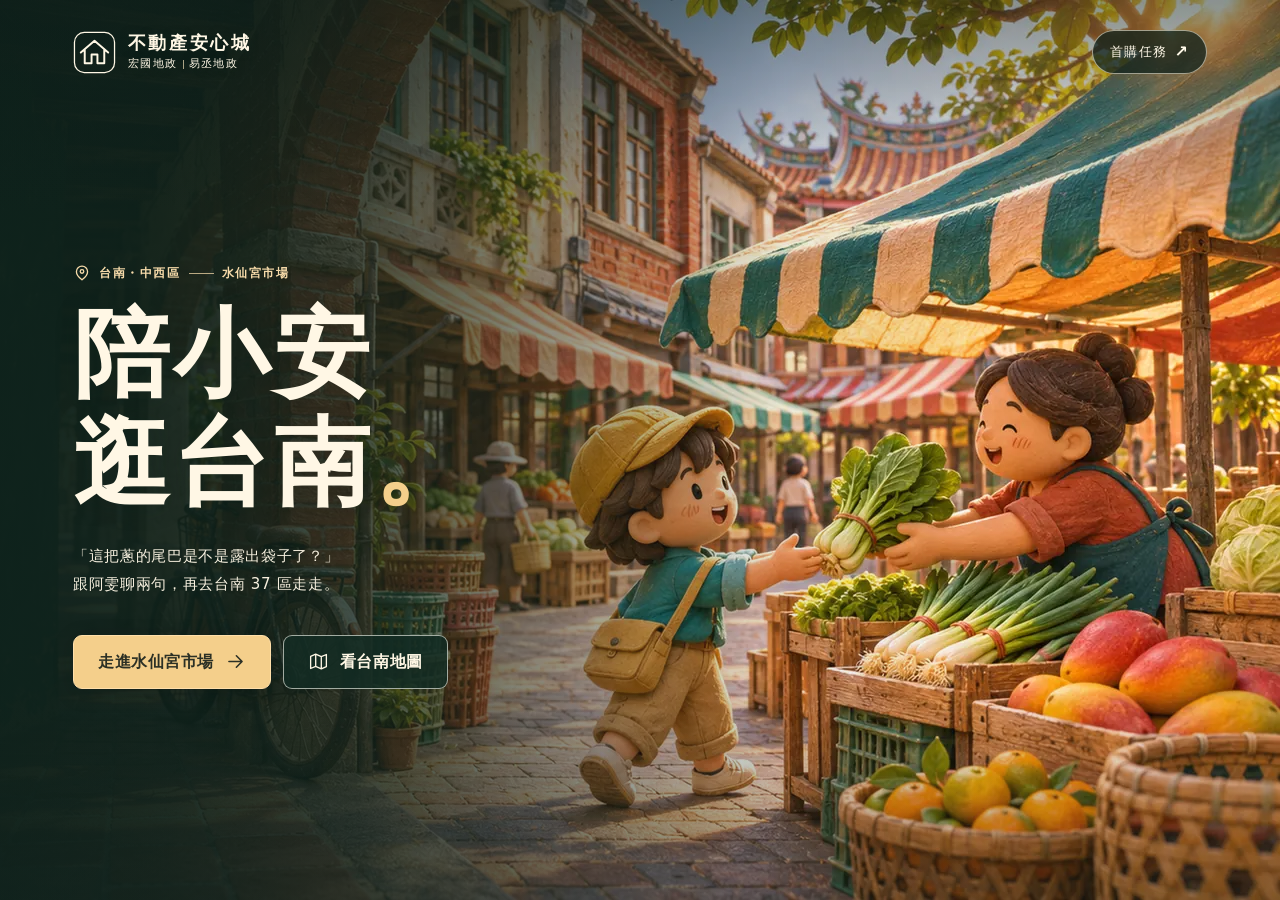
<file: index.html>
<!doctype html>
<html lang="zh-Hant">
<head>
  <meta charset="UTF-8"><meta name="viewport" content="width=device-width,initial-scale=1,viewport-fit=cover">
  <meta name="referrer" content="strict-origin-when-cross-origin"><meta http-equiv="Content-Security-Policy" content="default-src 'self'; script-src 'self' 'sha256-GqsWfEjHm73zbHa7lGbVXfv95jxypKuCtjd6kntjIRA='; style-src 'self' 'unsafe-inline'; img-src 'self' data: blob:; font-src 'self'; connect-src 'self' https://hongguo-anxin-feedback-20261024.yang-ceo.chatgpt.site; object-src 'none'; base-uri 'self'; form-action 'none'">
  <meta name="theme-color" content="#142a25"><meta name="description" content="從水仙宮市場出發，陪小安逛台南 37 區、跟街坊聊聊天，再用首購、換屋與傳承任務練習關於家的選擇。宏國地政｜易丞地政・不動產安心城。">
  <title>陪小安逛台南｜不動產安心城・宏國地政 × 易丞地政</title>
  <meta property="og:type" content="website"><meta property="og:locale" content="zh_TW"><meta property="og:site_name" content="宏國地政｜易丞地政・不動產安心城"><meta property="og:title" content="陪小安逛台南｜不動產安心城"><meta property="og:description" content="水仙宮市場開攤了。陪小安走進早市、和街坊打聲招呼，再去台南 37 區走走。"><meta property="og:url" content="https://homegoestate.github.io/anxin-city/"><meta property="og:image" content="https://homegoestate.github.io/anxin-city/assets/arrival-share.jpg?v=30"><meta property="og:image:alt" content="台南水仙宮市場的微縮街景，街坊在菜攤前迎接小安。"><meta property="og:image:width" content="1200"><meta property="og:image:height" content="630"><meta name="twitter:card" content="summary_large_image">
  <link rel="icon" href="data:image/svg+xml,%3Csvg xmlns='http://www.w3.org/2000/svg' viewBox='0 0 64 64'%3E%3Crect width='64' height='64' rx='18' fill='%23194f49'/%3E%3Cpath d='M14 32L32 17L50 32V49H37V36H27V49H14Z' fill='%23f7f1e3'/%3E%3C/svg%3E">
  <script type="importmap">{"imports":{"three":"./vendor/three.module.js"}}</script>
  <template id="arrival-play-styles">
  <link rel="stylesheet" href="./style.css"><link rel="stylesheet" href="./enhancements.css?v=8.0.0"><link rel="stylesheet" href="./game.css?v=8.0.0"><link rel="stylesheet" href="./tainan.css?v=8.0.0">
  <link rel="stylesheet" href="./readability.css?v=8.0.0">
  <link rel="stylesheet" href="./tool-journey.css?v=8.0.0">
  <link rel="stylesheet" href="./resident.css?v=8.0.0">
  <link rel="stylesheet" href="./home.css?v=10.0.0">
  <link rel="stylesheet" href="./culture.css?v=10.0.0"><link rel="stylesheet" href="./fucheng/style.css?v=17.0.0">
  <link rel="stylesheet" href="./experience-v11.css?v=13.0.0"><link rel="stylesheet" href="./mission-mobile.css?v=11.0.0"><link rel="stylesheet" href="./feedback-v11.css?v=11.0.0">
  <link rel="stylesheet" href="./seasons-v12.css?v=12.0.0">
  <link rel="stylesheet" href="./quality-v13.css?v=13.0.0"><link rel="stylesheet" href="./city-guide.css?v=13.0.0"><link rel="stylesheet" href="./first-day-entry.css?v=24.0.0">
  <link rel="stylesheet" href="./life-tour.css?v=28.0.0"><link rel="stylesheet" href="./life-postcard.css?v=26.0.0"><link rel="stylesheet" href="./city-activities.css?v=31.0.0"><link rel="stylesheet" href="./city-almanac.css?v=28.0.0">
  <link rel="stylesheet" href="./map-labels.css?v=29.0.0"><link rel="stylesheet" href="./street-links.css?v=29.0.0">
  <link rel="stylesheet" href="./arrival-map.css?v=30.0.0">
  <link rel="stylesheet" href="./market-story.css?v=31.0.0">
  <link rel="modulepreload" href="./app.js?v=31.0.0"><link rel="modulepreload" href="./vendor/three.module.js"><link rel="modulepreload" href="./vendor/three.core.js">
  </template>
  <script src="./arrival-route.js?v=30.0.0"></script>
  <link rel="stylesheet" href="./arrival-cover.css?v=30.0.0">
  <noscript><style>#experience,#skip-to-mission{display:none!important}</style></noscript>
</head>
<body class="city-first">
  <main id="arrival-cover" aria-labelledby="arrival-title" hidden>
    <header class="arrival-header">
      <div class="arrival-brand">
        <svg class="arrival-emblem" viewBox="0 0 44 44" fill="none" aria-hidden="true">
          <rect x="1.5" y="1.5" width="41" height="41" rx="10" stroke="currentColor" stroke-width="1.3"/>
          <path d="m8 22 14-12 14 12m-24-3v14h7v-9h6v9h7V19" stroke="currentColor" stroke-width="2" stroke-linecap="round" stroke-linejoin="round"/>
        </svg>
        <div><strong>不動產安心城</strong><span>宏國地政 <i aria-hidden="true"></i> 易丞地政</span></div>
      </div>
      <a class="arrival-mission" href="./?start=first-home">首購任務 <span aria-hidden="true">↗</span></a>
    </header>
    <div class="arrival-scene">
      <div class="arrival-story">
        <p class="arrival-place"><svg viewBox="0 0 20 20" fill="none" aria-hidden="true"><path d="M16.2 8.5c0 4.2-6.2 9.1-6.2 9.1s-6.2-4.9-6.2-9.1a6.2 6.2 0 1 1 12.4 0Z" stroke="currentColor" stroke-width="1.45"/><circle cx="10" cy="8.3" r="2" stroke="currentColor" stroke-width="1.45"/></svg>台南・中西區<span class="arrival-place-rule" aria-hidden="true"></span> 水仙宮市場</p>
        <h1 id="arrival-title"><span>陪小安</span><span>逛台南<span class="arrival-period" aria-hidden="true">。</span></span></h1>
        <p class="arrival-invitation">「這把蔥的尾巴是不是露出袋子了？」<br>跟阿雯聊兩句，再去台南 37 區走走。</p>
        <nav class="arrival-choices" aria-label="選擇台南散步的起點">
          <a class="arrival-market" data-arrival-market href="./?start=life&amp;scene=shuixian-morning&amp;arrive=street">走進水仙宮市場 <svg viewBox="0 0 24 24" fill="none" aria-hidden="true"><path d="M4.5 12h14M13 5.5l6.5 6.5-6.5 6.5" stroke="currentColor" stroke-width="1.8" stroke-linecap="round" stroke-linejoin="round"/></svg></a>
          <a class="arrival-map" data-arrival-map href="./?start=life"><svg viewBox="0 0 24 24" fill="none" aria-hidden="true"><path d="m3 6.1 5.8-2.5 6.4 2.8L21 4v13.9l-5.8 2.5-6.4-2.8L3 20Zm5.8-2.5v14m6.4-11.2v14" stroke="currentColor" stroke-width="1.5" stroke-linecap="round" stroke-linejoin="round"/></svg>看台南地圖</a>
        </nav>
      </div>
    </div>
  </main>
  <a href="#start-explore" id="skip-to-mission" class="skip-link">跳到人生任務</a>
  <main id="experience">
    <div id="city-stage" aria-label="可旋轉縮放的立體不動產城市">
      <canvas id="city" aria-label="立體城市；點居民對話泡泡聊天，也可使用街坊聊聊與人生任務按鈕探索"></canvas>
    </div>
    <div class="scene-vignette" aria-hidden="true"></div>
    <header class="masthead">
      <button class="brand" id="brand-home" aria-label="宏國地政與易丞地政，回到安心城全景"><span class="brand-mark" aria-hidden="true"><svg viewBox="0 0 40 40"><path d="M5 20 20 7l15 13v15H24V23h-8v12H5Z"/><path d="M11 14V8h5"/></svg></span><span><strong>宏國地政｜易丞地政</strong><small>不動產安心城 · 地政士陪你先想一步</small></span></button>
      <button id="menu-toggle" class="menu-toggle" aria-haspopup="dialog" aria-controls="experience-menu" aria-expanded="false"><svg viewBox="0 0 24 24" aria-hidden="true"><path d="M4 6h16M4 12h16M4 18h16"/></svg>選單</button>
      <nav class="header-nav" aria-label="主要功能"><button id="open-checklist" class="text-button">我的準備清單 <span id="check-count">0</span></button><button id="help-button" class="icon-button" aria-label="操作說明">?</button></nav>
    </header>
    <section class="intro" id="intro" aria-labelledby="hero-title">
      <p class="entry-eyebrow">產權・登記・稅務・交易安全</p>
      <h1 id="hero-title">家的重要選擇，<br>先陪你練習一次。</h1>
      <p class="entry-instruction">從一位角色開始，看看不同選擇，<br>如何影響資金、時間與家人的安排。</p>
      <div class="entry-actions"><a class="first-day-entry" href="./first-day/lantern/"><span><small>可散步街區 · 四位主角 · 府城故事</small>今晚，巷口留一盞燈</span><span aria-hidden="true">→</span></a><a class="atlas-entry" href="./?start=life" id="open-life-tour"><img loading="lazy" src="./atlas/overview.svg" width="44" height="44" alt=""><span><strong>走進立體台南</strong><small>陪小安逛 37 區、和居民聊聊</small></span><span aria-hidden="true">→</span></a><a class="tainan-hero-button" href="./first-day/">也可以繼續小安的第一天 →</a><button class="tainan-hero-button" id="start-explore">選其他人生任務 →</button></div>
      <p class="entry-boundary">四個選擇 · 可隨時暫停<br>人物與數字為情境練習，進度留在這台裝置。</p>
    </section>
    <div class="office-strip"><p>楊明宗・楊翊晟 地政士<br>各自獨立執業</p><button id="office-info" aria-haspopup="dialog" aria-controls="service-hub">事務所與聯絡資訊 ↗</button><a class="office-phone" href="tel:062582589">06-258-2589</a></div>
    <div class="world-caption" aria-hidden="true"><span>TAINAN, TAIWAN</span><span>22°59′ N · 120°12′ E</span></div>
    <div class="scene-tools" role="toolbar" aria-label="城市視角控制">
      <button id="reset-view" class="icon-button" title="回到全景" aria-label="回到全景"><svg viewBox="0 0 24 24"><path d="M4 9V4h5M15 4h5v5M20 15v5h-5M9 20H4v-5M8 12l4-4 4 4-4 4Z"/></svg></button>
      <span class="tool-divider"></span><button id="zoom-in" class="icon-button" aria-label="放大城市">＋</button><button id="zoom-out" class="icon-button" aria-label="縮小城市">−</button>
      <span class="tool-divider"></span><button id="night-toggle" class="icon-button" aria-label="切換夜景" aria-pressed="false"><svg viewBox="0 0 24 24"><path d="M20 15.5A8.5 8.5 0 0 1 8.5 4 8.5 8.5 0 1 0 20 15.5Z"/></svg></button><button id="pause-toggle" class="icon-button" aria-label="暫停城市動畫" aria-pressed="false"><svg viewBox="0 0 24 24"><path d="M9 5v14M15 5v14"/></svg></button>
    </div>
    <aside id="detail-panel" class="detail-panel" aria-label="場景服務導覽" hidden></aside>
    <footer class="journey-dock">
      <div class="dock-heading"><span>選一段旅程，開始探索</span><span class="interaction-hint">拖曳旋轉 <i>·</i> 滾輪縮放</span></div>
      <div class="journey-options" role="group" aria-label="選擇服務場景">
        <button class="journey-card" data-scene="buy" aria-pressed="false"><span class="journey-number">01</span><span class="journey-icon"><svg viewBox="0 0 36 36"><path d="m6 17 12-10 12 10v14H6ZM14 31V21h8v10M3 18l15-13 15 13"/></svg></span><span class="journey-copy"><strong>買房過戶</strong><small>讓理想，成為日常</small></span><span class="journey-arrow">↗</span></button>
        <button class="journey-card" data-scene="sell" aria-pressed="false"><span class="journey-number">02</span><span class="journey-icon"><svg viewBox="0 0 36 36"><path d="M7 31V8h16v23M12 13h6M12 18h6M12 23h6M23 17h6v14M4 31h28"/></svg></span><span class="journey-copy"><strong>賣屋稅務</strong><small>為下一站，好好準備</small></span><span class="journey-arrow">↗</span></button>
        <button class="journey-card" data-scene="legacy" aria-pressed="false"><span class="journey-number">03</span><span class="journey-icon"><svg viewBox="0 0 36 36"><path d="M18 30V18m0 5-7-5m7 1 6-4M12 31h12"/><path d="M11 21a7 7 0 0 1-1-13 8 8 0 0 1 15 1 6 6 0 0 1 0 12"/></svg></span><span class="journey-copy"><strong>傳承安排</strong><small>把珍惜，留給在乎的人</small></span><span class="journey-arrow">↗</span></button>
      </div>
    </footer>
    <div id="loading" class="loading-screen"><div class="loader-house"><span></span><span></span><span></span></div><strong>為您準備一座安心城市</strong><small id="loading-caption">正在佈置街道、家宅與庭園…</small><div id="loading-fallback" hidden><a href="https://homegoestate.github.io/">前往官網</a><a href="https://line.me/R/ti/p/%40604gpqef" target="_blank" rel="noopener noreferrer">官方 LINE</a><button type="button" id="retry-site" hidden>重新載入</button></div></div>
    <div id="toast" class="toast" role="status" aria-live="polite"></div>
  </main>
  <dialog id="checklist-dialog" class="sheet-dialog"><div class="dialog-top"><div><span class="eyebrow">YOUR NEXT STEP</span><h2>我的準備清單</h2></div><button class="icon-button" data-close-dialog aria-label="關閉準備清單">×</button></div><p class="dialog-lead">把準備好的勾起來，帶著清楚的問題開始諮詢。</p><div id="all-checklists"></div><div class="dialog-footer"><p>勾選僅儲存在這台裝置；摘要下載到本機。</p><button class="primary-button" id="download-summary">下載諮詢準備摘要 <span>↓</span></button></div></dialog>
  <dialog id="help-dialog" class="sheet-dialog help-dialog"><div class="dialog-top"><div><span class="eyebrow">WELCOME TO ANXIN CITY</span><h2>關於家的事，一起安心前行。</h2></div><button class="icon-button" data-close-dialog aria-label="關閉操作說明">×</button></div><p class="welcome-note">這是宏國地政｜易丞地政的互動練習城市，從產權、登記、稅務與交易安全出發。你可以跟街坊聊日常、認識地方特色、到文化走讀看古蹟與生活故事，也能陪首購、換屋、賣屋與傳承角色，練習每一步選擇。</p><div class="help-grid"><div><b>01</b><h3>先做一個任務</h3><p>點「玩小安在台南的第一天」開始短篇故事，或選「其他人生任務」陪一位角色做四個選擇。想聊日常或認識台南，從功能選單繼續探索。</p></div><div><b>02</b><h3>換個角度看看</h3><p>拖曳旋轉、滾輪縮放。手機可單指旋轉、雙指縮放。</p></div><div><b>03</b><h3>帶走下一步</h3><p>試試不同結局、重選比較，再把想問的問題帶到官方 LINE。</p></div></div><div class="experience-note"><strong>關於這個體驗版本</strong><p>與 8 位虛構街坊聊日常、接著探索景點與有日期的活動；也能陪人生任務角色做四個選擇、到台南37區散步集章，或用文化走讀認識古蹟、節俗與地方記憶。可帶著摘要前往官方 LINE，由您確認送出；使用回饋會保存供後續改善。未串接正式案件或預約。</p></div><p class="keyboard-hint">鍵盤操作：1 買房 · 2 賣房 · 3 傳承 · Esc 返回全景／關閉視窗</p></dialog>
  <noscript><p>互動任務需要 JavaScript。您可以先<a href="https://homegoestate.github.io/">前往宏國・易丞官網</a>或<a href="https://line.me/R/ti/p/%40604gpqef">官方 LINE</a>。</p><style>#loading{display:none!important}</style></noscript>
  <script type="module" src="./boot.js?v=31.0.0"></script>
</body></html>
</file>
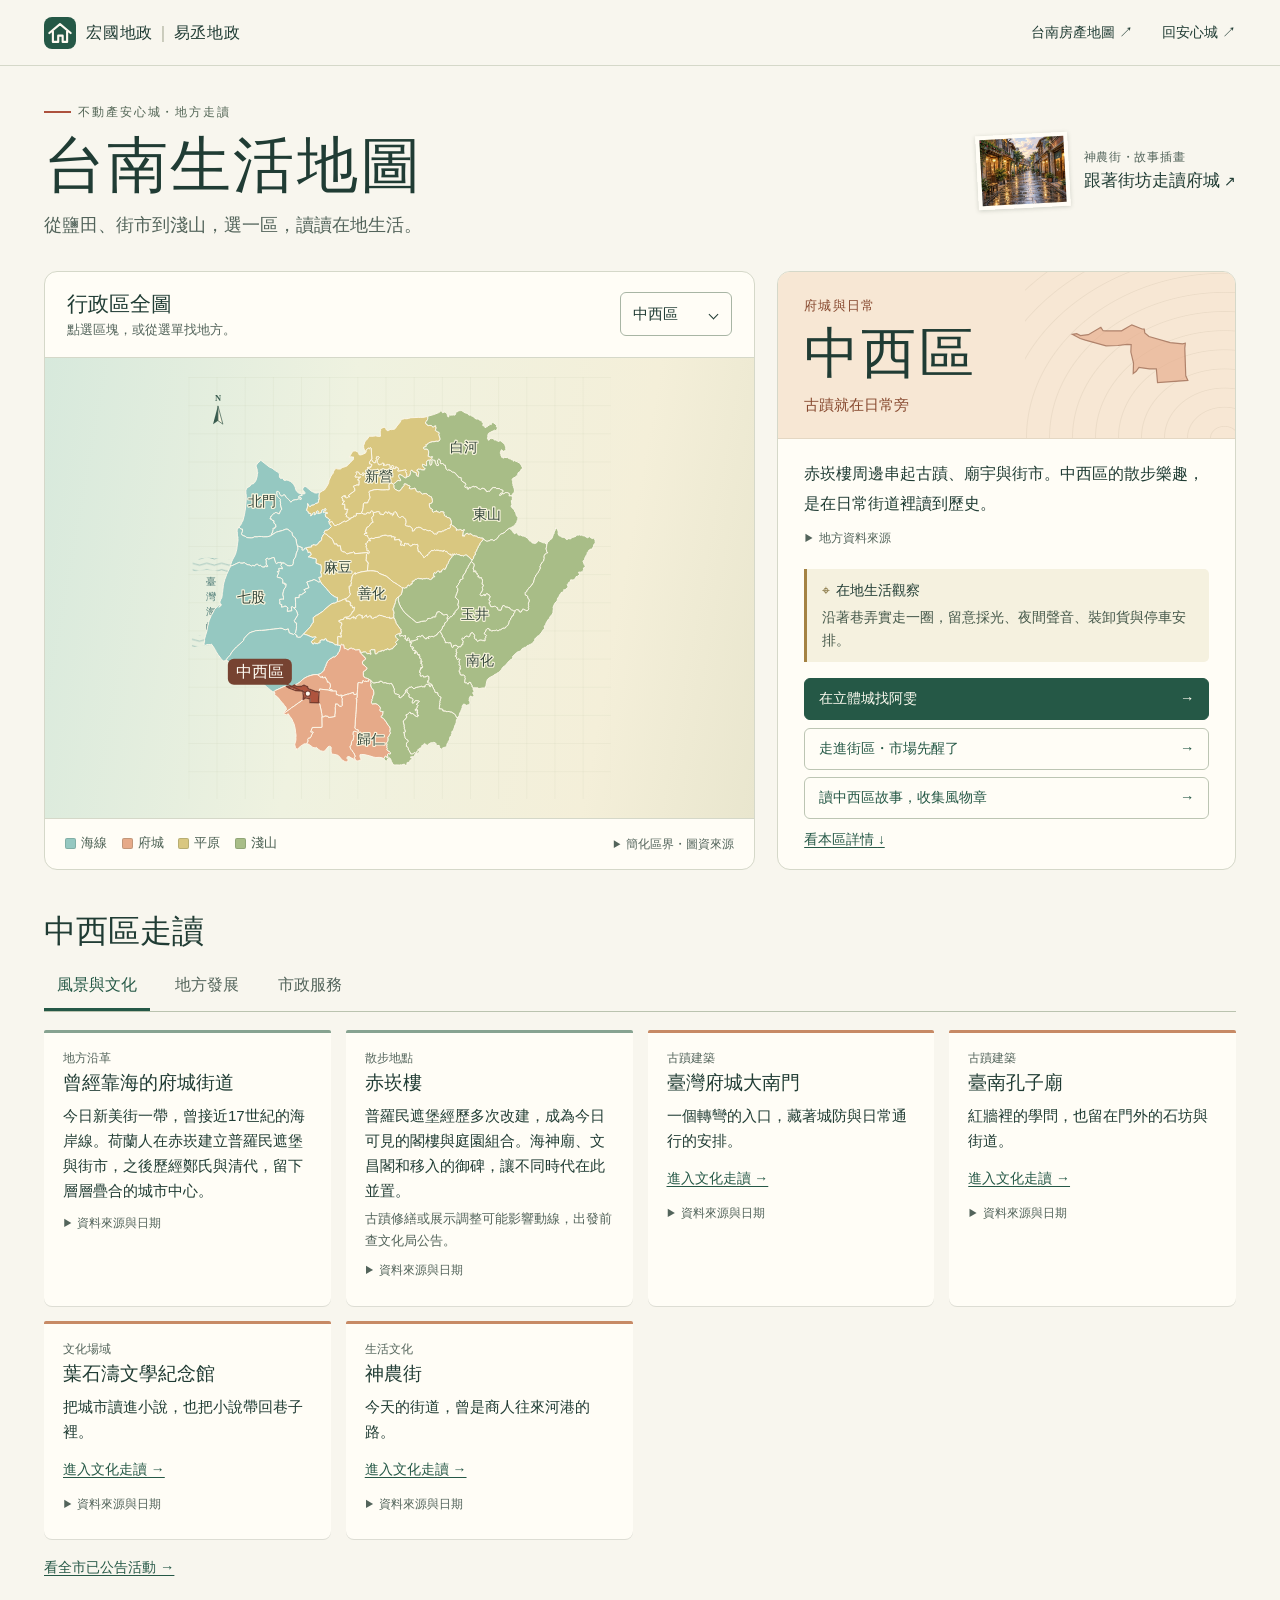
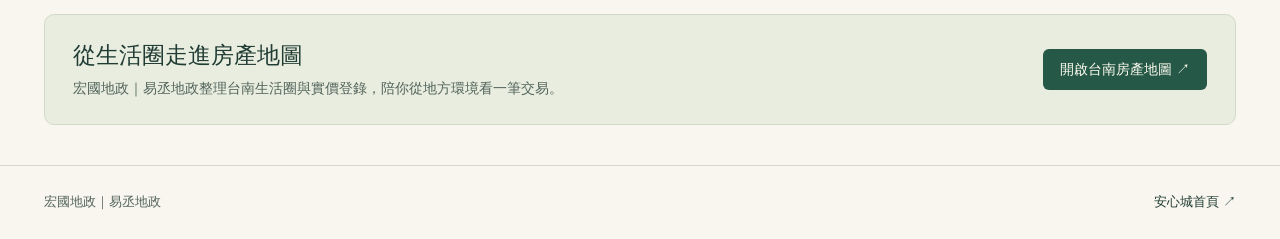
<file: atlas/index.html>
<!doctype html>
<html lang="zh-Hant-TW">
<head>
  <meta charset="utf-8">
  <meta name="viewport" content="width=device-width,initial-scale=1">
  <meta name="theme-color" content="#f7f5eb">
  <meta name="referrer" content="strict-origin-when-cross-origin">
  <meta http-equiv="Content-Security-Policy" content="default-src 'self'; script-src 'self'; style-src 'self'; img-src 'self' data:; font-src 'self'; connect-src 'none'; object-src 'none'; base-uri 'self'; form-action 'none'">
  <title>台南生活地圖｜宏國地政・易丞地政安心城</title>
  <meta name="description" content="點選台南 37 個行政區，認識地方風景、文化故事、建設進度與市民服務，再走進安心城的台南街區。">
  <link rel="icon" href="../first-day/icon.svg" type="image/svg+xml">
  <link rel="stylesheet" href="./atlas.css">
  <script type="module" src="./atlas.js?v=27.0.0"></script>
</head>
<body>
  <a class="skip" href="#district-picker">跳至行政區選擇</a>
  <header class="mast">
    <div class="wrap mast-inner">
      <a class="brand" href="../" aria-label="宏國地政與易丞地政，回到安心城">
        <svg viewBox="0 0 36 36" aria-hidden="true"><rect width="36" height="36" rx="9"/><path d="M6 18 18 8l12 10M10 16v12h6v-7h5v7h5V16"/></svg>
        <span>宏國地政<span class="brand-bar">｜</span>易丞地政</span>
      </a>
      <nav aria-label="網站導覽"><a class="real-estate-nav" href="https://homegoestate.github.io/tainan-map/">台南房產地圖 ↗</a><a href="../">回安心城 <span aria-hidden="true">↗</span></a></nav>
    </div>
  </header>
  <main class="wrap">
    <header class="page-intro">
      <div><p class="section-mark"><span></span>不動產安心城・地方走讀</p><h1>台南生活地圖</h1>
      <p class="intro-lead">從鹽田、街市到淺山，選一區，讀讀在地生活。</p></div>
      <a class="walk-postcard" href="../fucheng/">
        <img src="../fucheng/assets/shennong.webp" width="768" height="512" alt="">
        <span><small>神農街・故事插畫</small><strong>跟著街坊走讀府城 <i aria-hidden="true">↗</i></strong></span>
      </a>
    </header>
    <noscript><p>互動地圖需開啟 JavaScript。你也可以先瀏覽<a href="https://www.twtainan.net/zh-tw/">台南旅遊網</a>。</p></noscript>
    <div class="explore">
      <section class="map-sheet" aria-labelledby="map-title">
        <div class="map-tools">
          <div><h2 id="map-title">行政區全圖</h2><p>點選區塊，或從選單找地方。</p></div>
          <label class="picker-label"><span class="visually-hidden">選擇行政區</span><select id="district-picker" aria-label="選擇行政區"><option>載入行政區…</option></select></label>
        </div>
        <div class="map-stage">
          <svg id="district-map" viewBox="0 0 600 600" aria-label="臺南市三十七區位置圖，可使用上方選單選區" role="img">
            <defs>
              <pattern id="paper-grid" width="40" height="40" patternUnits="userSpaceOnUse"><path d="M40 0H0V40" fill="none" stroke="#b9be9f" stroke-opacity=".43" stroke-width=".8"/></pattern>
              <pattern id="waves" width="21" height="9" patternUnits="userSpaceOnUse"><path d="M0 5q5-3 10.5 0T21 5" fill="none" stroke="#75a8a5" stroke-width="1.1"/></pattern>
            </defs>
            <rect width="600" height="600" fill="url(#paper-grid)" aria-hidden="true"/>
            <g class="map-decor" aria-hidden="true">
              <g class="compass" transform="translate(42,34)"><text x="0" y="0" text-anchor="middle">N</text><path d="m0 7-7 26 7-5z" fill="#385b4e"/><path d="m0 7 7 26-7-5z" fill="#f7f4df" stroke="#385b4e"/></g>
              <path d="M6 262q13-8 37-4t41 0v18q-19 7-38 1t-40 0zM5 370q16-6 34-3t42 0v16q-14 5-37 0t-39 2z" fill="url(#waves)" opacity=".76"/>
              <text x="32" y="296" class="sea-type" text-anchor="middle">臺<tspan x="32" dy="21">灣</tspan><tspan x="32" dy="21">海</tspan><tspan x="32" dy="21">峽</tspan></text>
            </g>
            <g id="boundaries"></g><g id="map-labels" aria-hidden="true"></g><g id="map-selection" aria-hidden="true"></g>
          </svg>
        </div>
        <div class="map-bottom"><ul id="legend" aria-label="地方探索主題圖例"></ul><details class="map-credit"><summary>簡化區界・圖資來源</summary><div id="geometry-credit"></div></details></div>
      </section>
      <section class="district-sheet" id="district-sheet" aria-labelledby="district-title">
        <div class="district-mast" id="district-mast">
          <div class="district-sky" aria-hidden="true"><svg viewBox="0 0 160 120"><path id="mini-shape"/></svg></div>
          <p id="region-name"></p><h2 id="district-title" tabindex="-1">行政區筆記</h2><p id="tagline"></p>
        </div>
        <div class="district-body">
          <p id="local-feature"></p><details id="feature-sources" class="sources"></details>
          <div class="observation"><h3><span aria-hidden="true">⌖</span> 在地生活觀察</h3><p id="living-tip"></p></div>
          <div id="experience-links" class="experience-links"></div>
          <a class="read-district" href="#district-content">看本區詳情 <span aria-hidden="true">↓</span></a>
        </div>
      </section>
    </div>
    <section class="district-content" id="district-content" aria-labelledby="content-title">
      <h2 id="content-title">行政區走讀</h2>
      <div class="tabs" aria-label="行政區資料分類" role="tablist">
        <button type="button" role="tab" id="tab-places" aria-selected="true" aria-controls="district-panel">風景與文化</button>
        <button type="button" role="tab" id="tab-projects" aria-selected="false" aria-controls="district-panel" tabindex="-1">地方發展</button>
        <button type="button" role="tab" id="tab-services" aria-selected="false" aria-controls="district-panel" tabindex="-1">市政服務</button>
      </div>
      <div id="district-panel" role="tabpanel" aria-labelledby="tab-places" tabindex="0"></div>
    </section>
    <aside class="bus-panel" id="bus-panel" hidden></aside>
    <aside class="property-link"><div><h2>從生活圈走進房產地圖</h2><p>宏國地政｜易丞地政整理台南生活圈與實價登錄，陪你從地方環境看一筆交易。</p></div><a href="https://homegoestate.github.io/tainan-map/">開啟台南房產地圖 <span aria-hidden="true">↗</span></a></aside>
  </main>
  <footer><div class="wrap"><span>宏國地政｜易丞地政</span><a href="../">安心城首頁 ↗</a></div></footer>
  <p id="announcement" class="visually-hidden" role="status"></p>
</body>
</html>
</file>
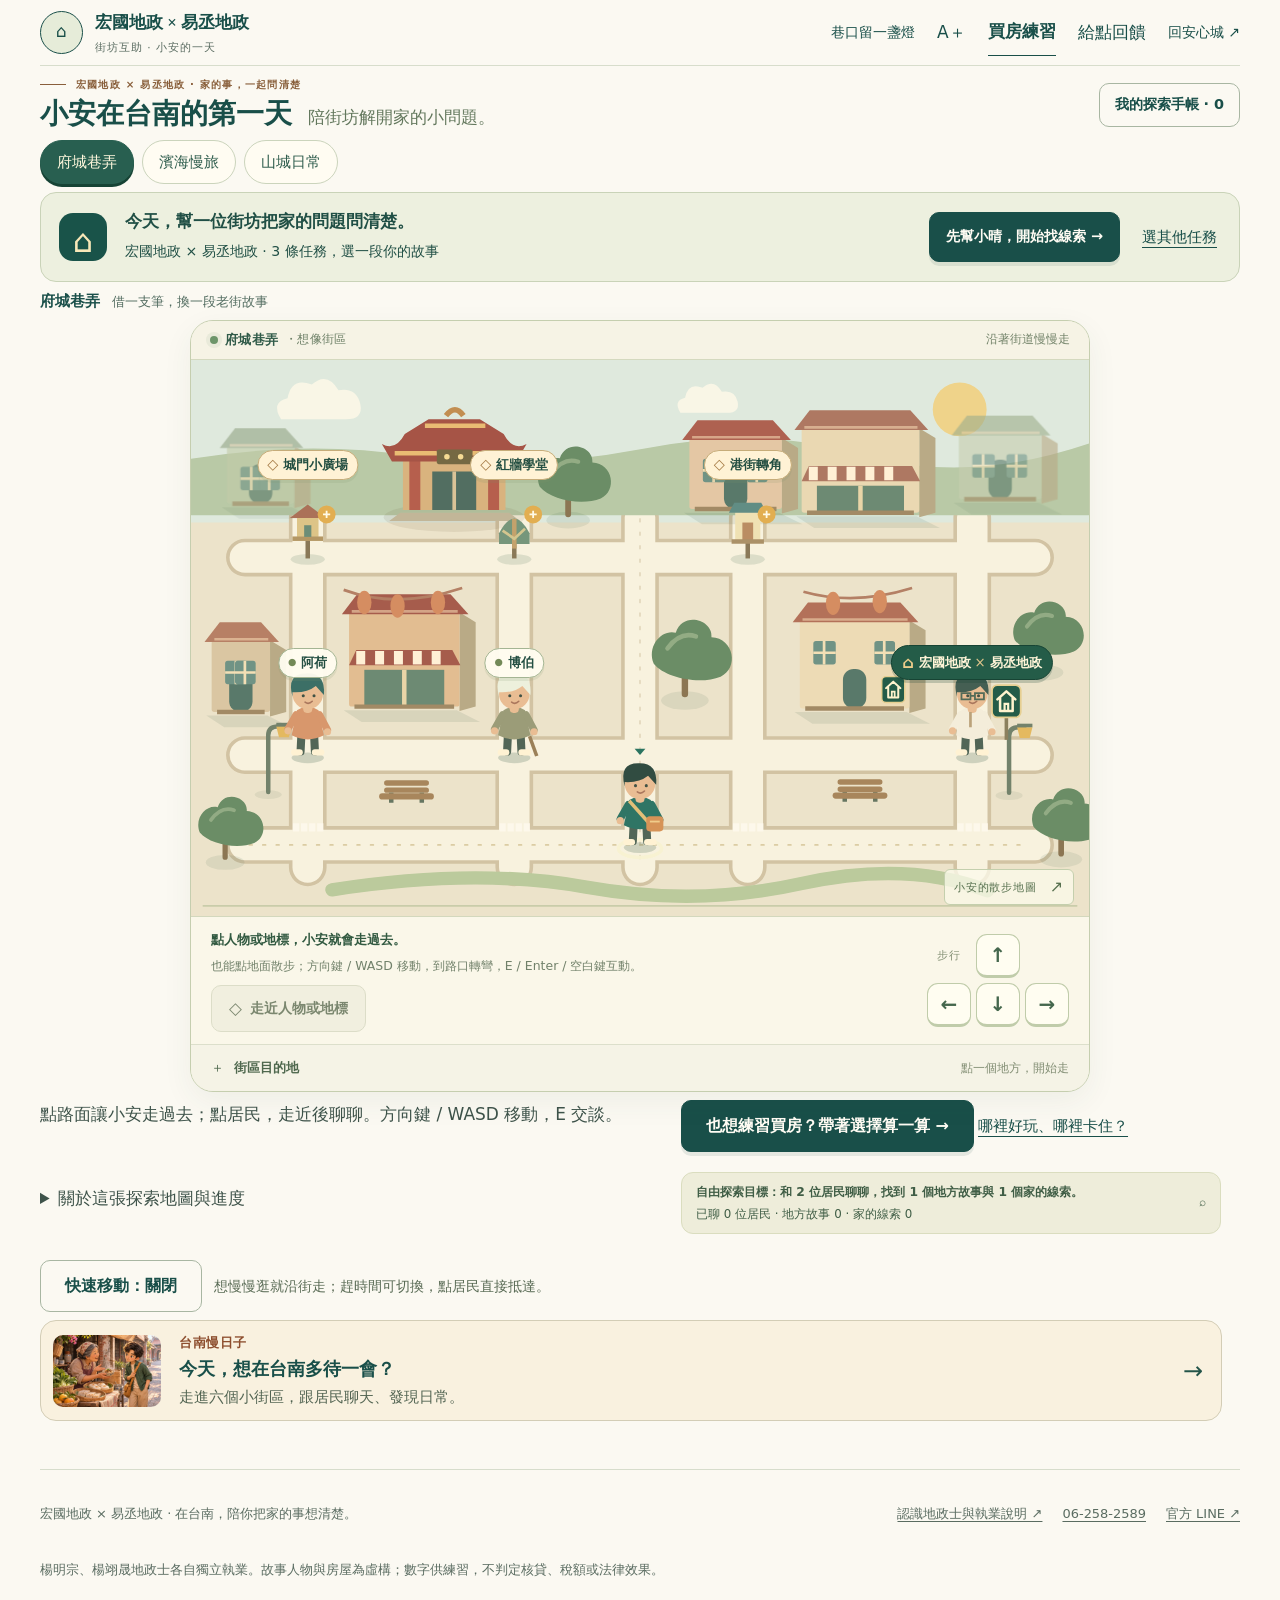
<file: first-day/index.html>
<!doctype html>
<html lang="zh-Hant">
<head>
  <meta charset="utf-8">
  <meta name="viewport" content="width=device-width,initial-scale=1,viewport-fit=cover">
  <meta name="theme-color" content="#194f49">
  <meta name="referrer" content="strict-origin-when-cross-origin">
  <meta http-equiv="Content-Security-Policy" content="default-src 'self'; script-src 'self'; style-src 'self' 'unsafe-inline'; img-src 'self' data: blob:; font-src 'self'; connect-src 'self' https://hongguo-anxin-feedback-20261024.yang-ceo.chatgpt.site; object-src 'none'; base-uri 'self'; form-action 'none'">
  <title>小安在台南的第一天｜宏國地政 × 易丞地政 街坊互助</title>
  <meta name="description" content="陪小安幫街坊找線索，認識台南與不動產知識。完成首購、賣屋、家庭安排三條互助任務，回宏國地政 × 易丞地政拿準備清單、試算工具與官方LINE提問入口。">
  <link rel="stylesheet" href="./styles.css?v=14.0.0">
  <link rel="stylesheet" href="../feedback-v11.css?v=11.0.0">
  <link rel="stylesheet" href="./interface.css?v=15.0.0">
  <link rel="stylesheet" href="./street.css?v=16.0.0">
  <link rel="stylesheet" href="./brand-quests.css?v=18.0.0">
  <link rel="stylesheet" href="./daylife.css?v=21.0.0">
  <link rel="stylesheet" href="./daylife-walk.css?v=23.0.6">
  <link rel="icon" href="./icon.svg">
  <script type="module" src="./boot.js?v=24.0.0"></script>
</head>
<body>
  <a class="skip-link" href="#app">跳到故事</a>
  <header class="topbar screen-only">
    <a class="brand" href="../" aria-label="宏國地政易丞地政，回安心城"><span class="brand-mark" aria-hidden="true">⌂</span><span>宏國地政 × 易丞地政<small>街坊互助 · 小安的一天</small></span></a>
    <nav class="top-links" aria-label="故事工具"><a href="./lantern/">巷口留一盞燈</a><button type="button" id="text-size" aria-pressed="false" aria-label="切換大字閱讀">A＋</button><button type="button" id="street-mode">買房練習</button><button type="button" id="open-feedback">給點回饋</button><a href="../">回安心城 ↗</a></nav>
  </header>
  <main id="app" class="shell" tabindex="-1" aria-label="小安的一天">
    <section class="opening"><div class="opening-copy"><p class="eyebrow">宏國・易丞 · 一起練習家的選擇</p><h1 class="title">小安在台南<br>的第一天。</h1><p class="lead" id="boot-caption">正在翻開今天的故事…</p><div id="boot-fallback" hidden><p>這次載入沒有完成，請重新整理再試。</p><button class="primary" id="reload-story" type="button">重新載入</button><a class="secondary" href="../">先回安心城</a><a class="text-link" href="https://line.me/R/ti/p/%40604gpqef" target="_blank" rel="noopener noreferrer">官方 LINE ↗</a></div></div></section>
    <noscript><p>這個互動故事需要啟用 JavaScript。您仍可<a href="https://homegoestate.github.io/">查看官網服務</a>或<a href="https://line.me/R/ti/p/%40604gpqef">前往官方 LINE</a>。</p></noscript>
  </main>
  <p id="page-status" class="status screen-only" role="status" aria-live="polite"></p>
  <footer class="footer screen-only"><p>宏國地政 × 易丞地政 · 在台南，陪你把家的事想清楚。</p><div><a href="https://homegoestate.github.io/about.html#practice-disclosure" target="_blank" rel="noopener noreferrer">認識地政士與執業說明 ↗</a><a href="tel:062582589">06-258-2589</a><a href="https://line.me/R/ti/p/%40604gpqef" target="_blank" rel="noopener noreferrer">官方 LINE ↗</a></div><p class="note">楊明宗、楊翊晟地政士各自獨立執業。故事人物與房屋為虛構；數字供練習，不判定核貸、稅額或法律效果。</p></footer>
</body>
</html>
</file>
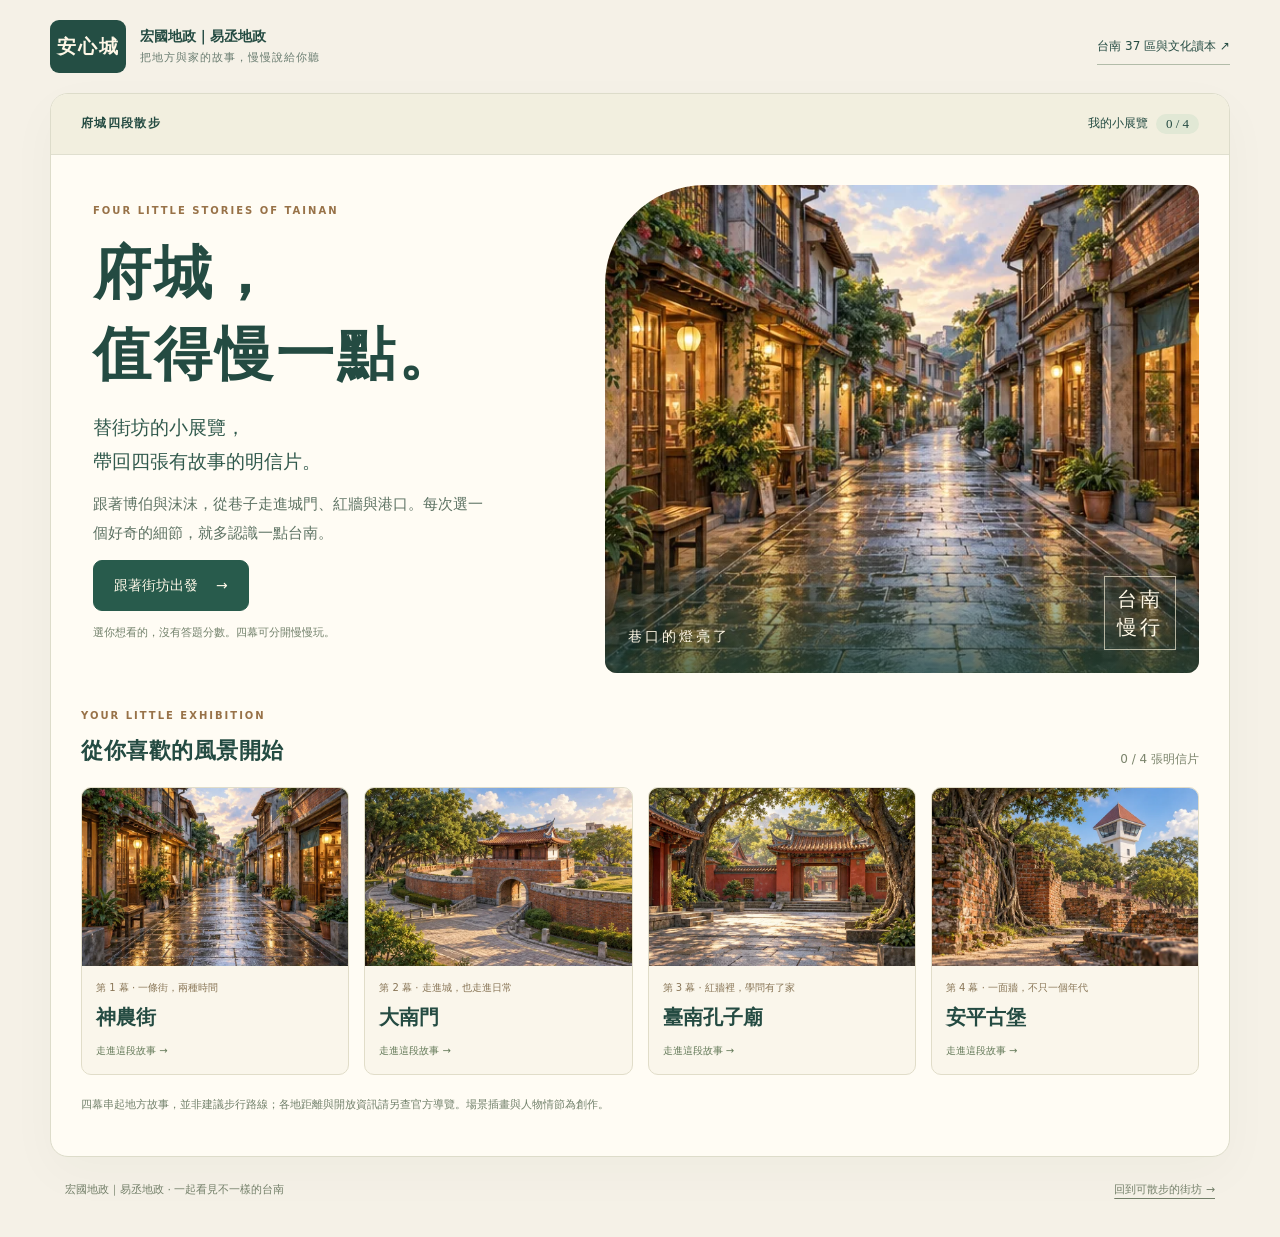
<file: fucheng/index.html>
<!doctype html>
<html lang="zh-Hant">
<head>
<meta charset="utf-8"><meta name="viewport" content="width=device-width,initial-scale=1">
<meta name="theme-color" content="#224f46">
<meta http-equiv="Content-Security-Policy" content="default-src 'self'; script-src 'self'; style-src 'self'; img-src 'self'; connect-src 'none'; object-src 'none'; base-uri 'self'; form-action 'none'">
<title>府城，值得慢一點｜宏國地政・易丞地政安心城</title>
<meta name="description" content="跟著博伯與沫沫，認識神農街、大南門、臺南孔子廟與安平古堡。選一個好奇的細節，收集四張有故事的府城明信片。">
<link rel="stylesheet" href="./style.css?v=17.0.0"><script type="module" src="./page.js?v=17.0.0"></script>
</head>
<body class="fc-page">
<header class="fc-site-header"><a href="../first-day/lantern/"><b>安心城</b><span>宏國地政｜易丞地政<small>把地方與家的故事，慢慢說給你聽</small></span></a><a href="../?start=tainan">台南 37 區與文化讀本 ↗</a></header>
<main id="fucheng-journey"><p class="fc-loading">正在打開府城的故事…</p></main>
<footer class="fc-site-footer"><span>宏國地政｜易丞地政 · 一起看見不一樣的台南</span><a href="../first-day/lantern/">回到可散步的街坊 →</a></footer>
<noscript><p>互動故事需要 JavaScript。也可以直接閱讀<a href="https://www.twtainan.net/zh-tw/attractions/" target="_blank" rel="noopener noreferrer">台南旅遊網</a>的地方介紹。</p></noscript>
</body>
</html>
</file>
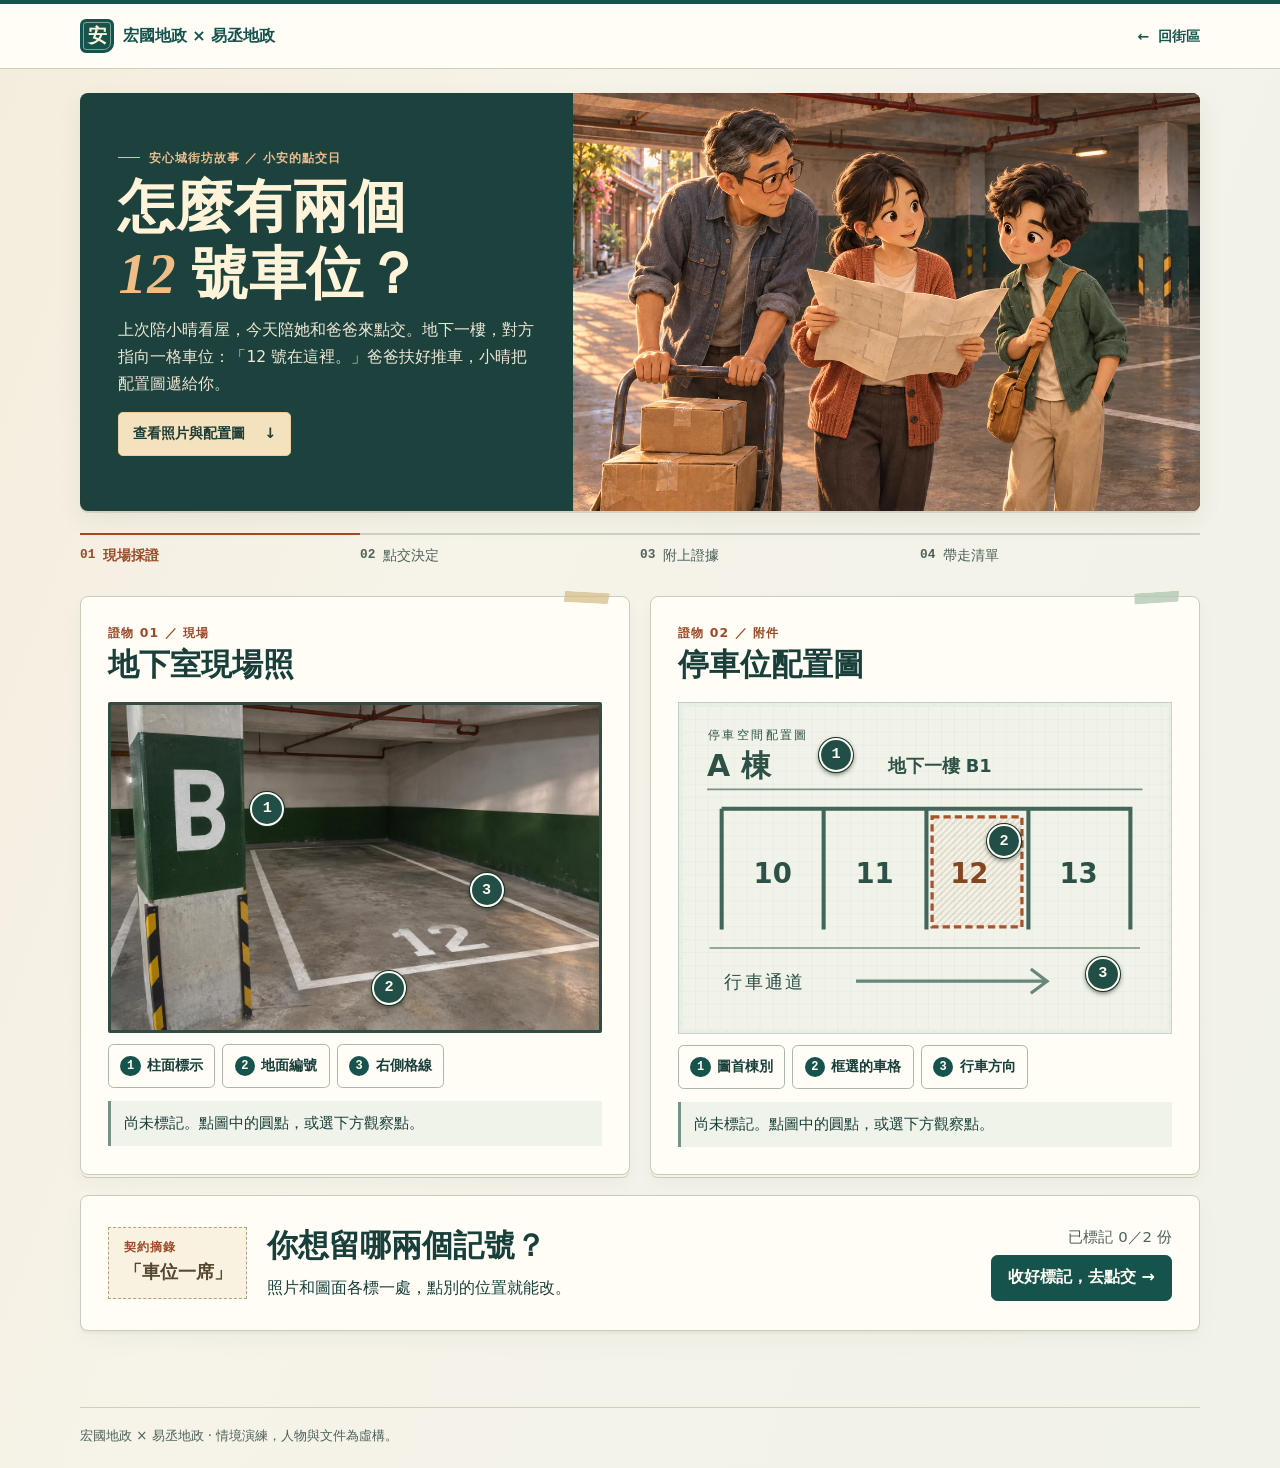
<file: first-day/handover/index.html>
<!doctype html>
<html lang="zh-Hant">
<head>
  <meta charset="utf-8">
  <meta name="viewport" content="width=device-width,initial-scale=1,viewport-fit=cover">
  <meta name="theme-color" content="#173e38">
  <meta name="referrer" content="no-referrer">
  <meta http-equiv="Content-Security-Policy" content="default-src 'none'; script-src 'self'; style-src 'self'; img-src 'self'; font-src 'self'; connect-src 'none'; object-src 'none'; base-uri 'none'; form-action 'none'">
  <title>小安的點交日：怎麼有兩個 12 號車位？｜宏國地政 × 易丞地政</title>
  <meta name="description" content="陪小晴和爸爸到地下室點交車位。在現場照片和配置圖做記號，試試三種處理方法，帶走自己的點交核對清單。">
  <link rel="icon" href="../icon.svg">
  <link rel="stylesheet" href="./style.css?v=20">
  <script type="module" src="./game.js?v=20"></script>
</head>
<body>
  <a class="skip-link" href="#stage">跳到本回合</a>
  <header class="site-header">
    <div class="header-inner">
      <a class="brand" href="../../"><span class="brand-icon" aria-hidden="true">安</span><span>宏國地政 × 易丞地政</span></a>
      <a class="back-link" href="../"><span aria-hidden="true">←</span> 回街區</a>
    </div>
  </header>
  <main class="case-shell">
    <section class="case-heading" aria-labelledby="case-title">
      <div class="opening-copy">
        <p class="eyebrow">安心城街坊故事 ／ 小安的點交日</p>
        <h1 id="case-title"><span>怎麼有兩個</span> <span><em class="case-number">12</em> 號車位？</span></h1>
        <p class="lede">上次陪小晴看屋，今天陪她和爸爸來點交。地下一樓，對方指向一格車位：「12 號在這裡。」爸爸扶好推車，小晴把配置圖遞給你。</p>
        <a class="evidence-jump" href="#stage">查看照片與配置圖 <span aria-hidden="true">↓</span></a>
      </div>
      <img class="opening-art" src="./arrival.webp" srcset="./arrival-small.webp 600w, ./arrival.webp 1200w"
        sizes="(max-width: 639px) calc(100vw - 2rem), (max-width: 699px) calc(100vw - 4rem), (max-width: 1184px) calc(56vw - 2.24rem), 627px"
        width="1200" height="800" alt="地下停車場入口，爸爸扶著載有紙箱的推車，和小安一起望向小晴展開的配置圖。" fetchpriority="high">
    </section>
    <nav aria-label="遊戲進度">
      <ol class="stepper">
        <li class="step" aria-current="step"><span class="step-no">01</span><span>現場採證</span></li>
        <li class="step"><span class="step-no">02</span><span>點交決定</span></li>
        <li class="step"><span class="step-no">03</span><span>附上證據</span></li>
        <li class="step"><span class="step-no">04</span><span>帶走清單</span></li>
      </ol>
    </nav>
    <div id="stage" class="stage" tabindex="-1">
      <p>正在攤開車位配置圖…</p>
      <p><a class="text-link" href="./">重新載入</a>　<a class="text-link" href="../">回街區</a></p>
      <noscript>這回合需要啟用 JavaScript。也可以<a href="https://line.me/R/ti/p/%40604gpqef">前往官方 LINE</a>詢問點交準備事項。</noscript>
    </div>
  </main>
  <footer class="case-footer">宏國地政 × 易丞地政 · 情境演練，人物與文件為虛構。</footer>
</body>
</html>
</file>
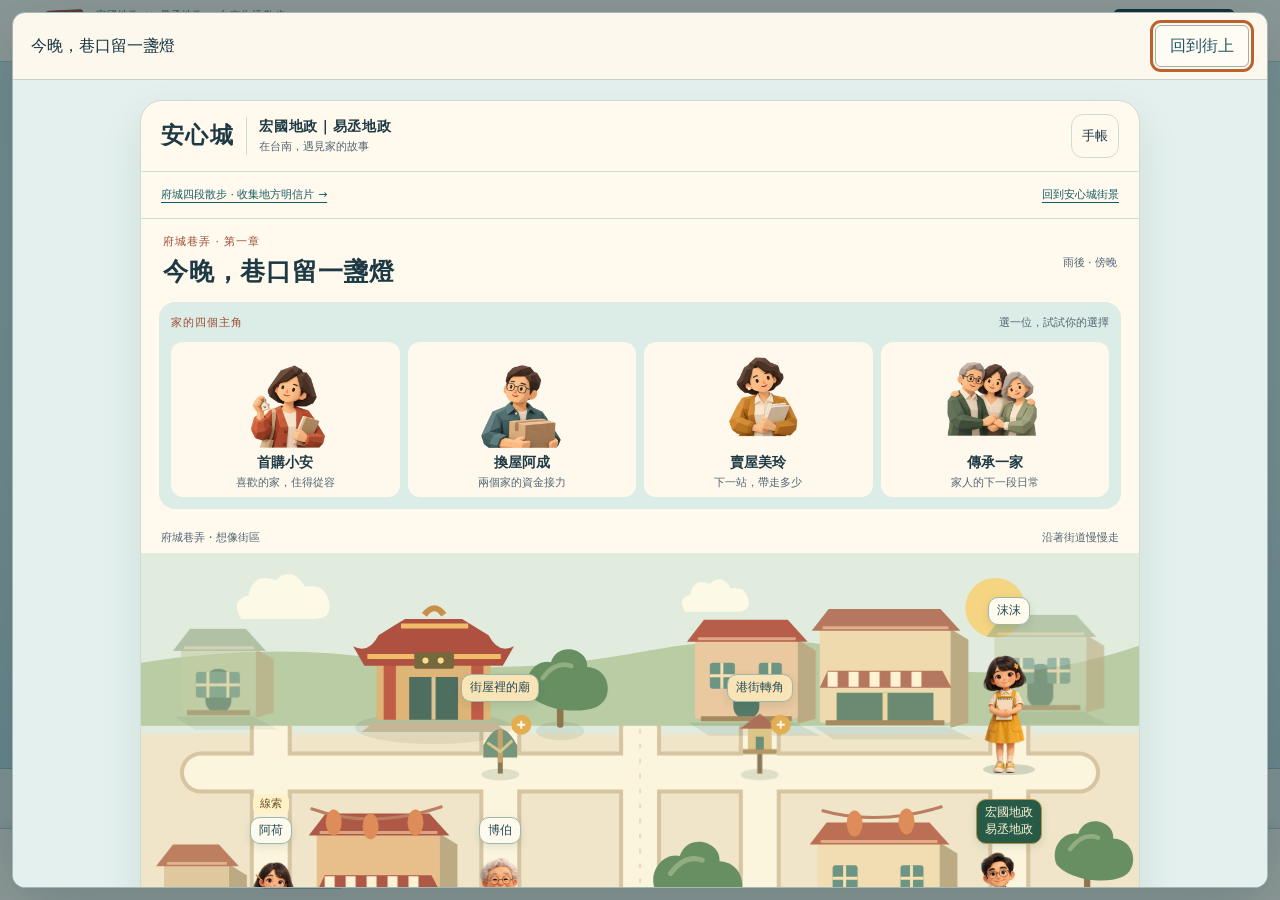
<file: first-day/lantern/index.html>
<!doctype html>
<html lang="zh-Hant">
<head>
<meta charset="utf-8"><meta name="viewport" content="width=device-width,initial-scale=1">
<meta name="theme-color" content="#234d43">
<meta http-equiv="Content-Security-Policy" content="default-src 'self'; script-src 'self'; style-src 'self' 'unsafe-inline'; img-src 'self'; connect-src 'none'; object-src 'none'; base-uri 'self'; form-action 'none'">
<title>安心城｜巷口有你・宏國地政｜易丞地政</title>
<script src="./city-entry.js?v=27.0.0"></script>
<meta name="description" content="陪小安走進台南街坊，與阿荷、博伯、沫沫、楊代書相遇。在可步行的街區裡，一起完成今晚的故事。">
<link rel="stylesheet" href="./style.css?v=28.0.0"><link rel="stylesheet" href="./walk.css?v=28.0.0"><link rel="stylesheet" href="./mission.css?v=28.0.0"><script type="module" src="./app.js?v=27.0.0"></script>
</head>
<body>
<main id="lantern-story" data-persist="true">
  <div class="ls-frame">
    <header class="ls-header"><div class="ls-wordmark"><span class="ls-city-mark">安心城</span><div><strong>宏國地政｜易丞地政</strong><span>在台南，遇見家的故事</span></div></div><button id="ls-book" type="button" class="ls-icon-button cursor-interaction" aria-label="打開街坊手帳">手帳</button></header>
    <nav class="ls-original-nav" aria-label="延伸故事與既有功能"><a href="../../fucheng/">府城四段散步 · 收集地方明信片 →</a><a href="../../">回到安心城街景</a></nav>
    <section id="ls-walk-view" aria-label="可步行的台南街坊">
      <div class="ls-walk-heading"><div><p class="ls-eyebrow">府城巷弄 · 第一章</p><h1>今晚，巷口留一盞燈</h1></div><span class="ls-weather-tag">雨後 · 傍晚</span></div>
      <section class="ls-resident-shelf" aria-label="四個原有主角"><div class="ls-roster-heading"><p class="ls-eyebrow">家的四個主角</p><span>選一位，試試你的選擇</span></div><div id="ls-residents" class="ls-residents"></div></section>
      <div id="ls-world"></div>
      <div class="ls-mission"><img class="ls-mini-portrait ls-sprite" src="./assets/aho-happy.webp" alt="" width="246" height="410" aria-hidden="true"><div><p class="ls-eyebrow" id="ls-mission-tag">巷口有人在等你</p><p id="ls-mission-text">阿荷的邀請卡，好像還少了一點什麼。</p></div><button type="button" class="cursor-interaction" id="ls-guide">走去看看 →</button></div>
    </section>
    <section id="ls-life-view" hidden aria-label="家的四個主角情境體驗"></section>
    <section id="ls-conversation" hidden aria-label="與街坊交談">
      <div class="ls-conversation-nav"><button id="ls-back-map" type="button" class="ls-small-button cursor-interaction">← 回街上</button><p id="ls-chapter">序幕</p><button id="ls-scene-only" type="button" class="ls-small-button cursor-interaction" aria-pressed="false">欣賞畫面</button></div>
      <div class="ls-conversation-grid">
        <div class="ls-scene" id="ls-scene" data-camera="wide">
          <img class="ls-art" src="./assets/tainan-lane.webp" alt="虛構台南巷弄：文具店、木窗、長椅和暖燈。非實景復刻。" width="1672" height="940">
          <div class="ls-scene-shade" aria-hidden="true"></div>
          <div class="ls-location"><span id="ls-place">台南・巷口</span><small id="ls-scene-caption">有故事的地方，也有人在過日子。</small></div>
          <div id="ls-cast" class="ls-cast" aria-label="在場人物"></div>
          <p id="ls-greeting" class="ls-greeting" role="status" hidden></p>
          <div id="ls-scene-card" class="ls-scene-card" hidden><span>今夜，等你來坐</span><strong id="ls-scene-card-title"></strong></div>
        </div>
        <section id="ls-talk-panel" class="ls-talk-panel" aria-live="polite" aria-atomic="true">
          <div class="ls-talk-meta"><span id="ls-speaker" class="ls-speaker">小安</span><span id="ls-page-indicator" class="ls-page-indicator"></span></div>
          <h2 id="ls-title"></h2><p id="ls-line" class="ls-line"></p>
          <button id="ls-fact-open" class="ls-fact-button cursor-interaction" type="button" hidden>這裡的台南 ↗</button>
          <div id="ls-choices" class="ls-choices"></div>
          <div class="ls-talk-bottom"><button id="ls-back" class="ls-text-button cursor-interaction" type="button">上一句</button><span id="ls-progress-note"></span></div>
        </section>
      </div>
    </section>
    <section id="ls-notebook" class="ls-notebook" hidden aria-label="街坊手帳"><div class="ls-book-heading"><div><p class="ls-eyebrow">把今天帶回家</p><h2>我的街坊手帳</h2></div><button id="ls-book-close" class="ls-small-button cursor-interaction" type="button">收起手帳</button></div><div id="ls-book-content"></div><div class="ls-book-actions"><button id="ls-copy" type="button" class="cursor-interaction">複製今天的故事</button><button id="ls-replay" type="button" class="ls-text-button cursor-interaction">重新散步</button></div><p id="ls-copy-status" role="status"></p><textarea id="ls-copy-fallback" aria-label="可手動複製的故事" readonly hidden rows="5"></textarea><p id="ls-save-note" class="ls-note"></p><p class="ls-note">虛構人物與想像街區；地方知識附來源，非導航路線。角色為遊戲創作，楊代書立繪不代表本人肖像。本章不進行個案法律或財務判斷。</p><a href="../" target="_blank" rel="noopener noreferrer">去小安的街區與買房練習</a></section>
    <footer class="ls-footer"><span>宏國地政｜易丞地政<small> · 街坊試玩</small></span><button id="ls-office-shortcut" type="button" class="ls-text-button cursor-interaction">去找楊代書 →</button></footer>
  </div>
  <noscript>此步行故事需要 JavaScript。<a href="../">回原版安心城</a></noscript>
</main>
</body>
</html>
</file>
<file: style.css>
@charset "UTF-8";
:root{--ink:#183e39;--muted:#6a7770;--paper:#f7f4eb;--teal:#1e5850;--line:#d9ded2;--accent:#b8684e;--panel:rgba(252,250,244,.96);--shadow:0 16px 70px #183e3919;font-family:"Microsoft JhengHei","PingFang TC",system-ui,sans-serif;color:var(--ink);font-synthesis:none}*{box-sizing:border-box}body{margin:0;overflow:hidden;background:#d8e8dc}button,input{font:inherit}button{cursor:pointer;-webkit-tap-highlight-color:transparent}button{color:inherit}button:focus-visible,a:focus-visible,input:focus-visible{outline:3px solid #bb714d;outline-offset:4px}button svg{width:24px;height:24px;fill:none;stroke:currentColor;stroke-width:1.6;stroke-linecap:round;stroke-linejoin:round}button:disabled{opacity:.5;cursor:default}[hidden]{display:none!important}#experience{height:100dvh;min-height:560px;position:relative;isolation:isolate;overflow:hidden}#city-stage,#city{position:absolute;inset:0;width:100%;height:100%;display:block}#city{touch-action:none}.scene-vignette{position:absolute;inset:0;pointer-events:none;background:linear-gradient(90deg,rgba(240,241,225,.94),rgba(240,241,225,.55) 23%,transparent 48%),linear-gradient(0deg,rgba(218,233,220,.8),transparent 24%);transition:opacity .65s}.masthead{position:absolute;z-index:8;top:30px;left:38px;right:38px;display:flex;align-items:center;justify-content:space-between;gap:20px}.brand{display:flex;align-items:center;gap:12px;text-align:left;background:none;border:0;padding:0}.brand-mark{width:44px;height:48px;background:var(--teal);border-radius:8px 8px 15px 8px;display:grid;place-items:center;color:#f5f0e1}.brand-mark svg{height:31px;width:31px;stroke-width:1.5}.brand strong{font-size:23px;letter-spacing:3px;font-weight:650;display:block}.brand small{font-size:9px;letter-spacing:1.7px;display:block;margin-top:5px}.brand-divider{margin:0 5px;opacity:.4}.header-nav{display:flex;align-items:center;gap:20px}.preview-tag{font-size:10px;letter-spacing:2px;border:1px solid #8b9b8860;padding:6px 10px;border-radius:4px;background:#f7f4eb77}.text-button{background:none;border:0;font-size:12px;letter-spacing:1px;padding:8px 0}.text-button span{display:inline-grid;place-items:center;min-width:20px;height:20px;background:#1e5850;color:#fff;border-radius:50%;font-size:10px;margin-left:4px}.icon-button{display:grid;place-items:center;width:35px;height:35px;border:0;border-radius:50%;background:transparent;font-size:23px;font-weight:300;line-height:1;transition:background .2s,transform .2s}.icon-button:hover{background:#1d544f14;transform:translateY(-1px)}#help-button{border:1px solid #657c6455;font-size:16px;width:30px;height:30px}.intro{position:absolute;z-index:3;left:5.2%;top:24%;width:345px;transition:opacity .4s,transform .4s;pointer-events:none}.intro>*{pointer-events:auto}.eyebrow{font-size:10px;letter-spacing:2px;font-weight:600}.intro .eyebrow{display:flex;align-items:center;gap:9px}.eyebrow>span{width:6px;height:6px;border-radius:50%;background:var(--accent)}h1{font-family:"Noto Serif TC","PMingLiU",serif;font-size:46px;font-weight:600;line-height:1.48;letter-spacing:2px;margin:23px 0 17px}.serif-accent{color:#af654b;position:relative}.serif-accent:after{content:"";height:5px;border-top:1px solid #b8735880;position:absolute;left:0;right:0;bottom:-5px;border-radius:50%}.intro p{font-size:13px;line-height:2;letter-spacing:1.5px;color:#637469;margin:0 0 26px}.primary-button{display:flex;align-items:center;justify-content:space-between;gap:34px;background:var(--teal);color:#fffaf1;border:1px solid var(--teal);padding:15px 19px;border-radius:7px;font-size:12px;letter-spacing:1.5px;transition:background .2s,transform .2s}.primary-button:hover{background:#143e38;transform:translateY(-2px)}.primary-button span{font-size:20px;line-height:1}.intro-note{display:flex;align-items:center;gap:12px;font-size:10px;line-height:1.8;letter-spacing:1px;color:#7b887d;margin-top:30px}.intro-note b{font-weight:400;color:#52695c}.compass{font-size:32px;color:#829680}.world-caption{position:absolute;right:39px;bottom:175px;display:flex;flex-direction:column;gap:5px;font-family:monospace;font-size:9px;letter-spacing:2px;color:#496b62;opacity:.7;pointer-events:none}.scene-tools{position:absolute;z-index:6;top:109px;right:38px;display:flex;align-items:center;gap:4px;padding:6px;border:1px solid #fff8;background:rgba(252,250,244,.86);border-radius:30px;box-shadow:0 5px 30px #1e58500a;backdrop-filter:blur(12px)}.tool-divider{height:17px;width:1px;background:#aebbad55;margin:0 3px}.scene-tools [aria-pressed=true]{background:#1e5850;color:#fff}.journey-dock{position:absolute;z-index:7;bottom:26px;left:50%;width:min(900px,calc(100% - 76px));transform:translateX(-50%)}.dock-heading{display:flex;justify-content:space-between;align-items:center;font-size:10px;letter-spacing:2px;margin:0 4px 11px;color:#4b6c5a}.interaction-hint{font-size:10px;letter-spacing:1px;opacity:.8}.interaction-hint i{margin:0 7px;font-style:normal}.journey-options{display:grid;grid-template-columns:repeat(3,1fr);background:var(--panel);border:1px solid #ffffffe0;border-radius:13px;padding:7px;box-shadow:var(--shadow);backdrop-filter:blur(18px);gap:4px}.journey-card{display:flex;align-items:center;gap:13px;text-align:left;border:1px solid transparent;border-radius:8px;background:transparent;padding:17px 13px;transition:background .3s,border .3s,transform .3s;position:relative;min-width:0}.journey-card:hover{background:#e9eee3;transform:translateY(-2px)}.journey-card[aria-pressed=true]{background:#e4ebde;border-color:#cbd6c1}.journey-card[data-scene=sell][aria-pressed=true]{background:#f1e5d8;border-color:#e6d3bd}.journey-card[data-scene=legacy][aria-pressed=true]{background:#dfeae1;border-color:#bfd2c1}.journey-number{font-family:Georgia,serif;align-self:flex-start;font-size:11px;color:#8a9684;font-style:italic}.journey-icon{color:#ba7959}.journey-icon svg{width:32px;height:32px;stroke-width:1.35}.journey-card[data-scene=legacy] .journey-icon{color:#648269}.journey-copy{display:flex;flex-direction:column;gap:7px}.journey-copy strong{font-size:17px;letter-spacing:2px;font-weight:600;white-space:nowrap}.journey-copy small{font-size:10px;letter-spacing:.6px;color:#7a8175;white-space:nowrap}.journey-arrow{margin-left:auto;font-size:20px;color:#7d8e7c}.detail-panel{position:absolute;z-index:9;right:38px;top:169px;bottom:162px;width:352px;padding:24px 24px 0;background:var(--panel);border:1px solid #fff;border-radius:13px;box-shadow:var(--shadow);overflow-y:auto;overscroll-behavior:contain;scrollbar-width:thin;scrollbar-color:#c6d2bf transparent;backdrop-filter:blur(20px);animation:panel-in .4s ease}.panel-top{display:flex;align-items:center;justify-content:space-between}.panel-top .eyebrow{color:var(--accent);font-size:9px}.panel-close{width:27px;height:27px}.detail-panel h2{font-family:"Noto Serif TC","PMingLiU",serif;font-size:29px;font-weight:600;line-height:1.4;letter-spacing:2px;margin:10px 0}.panel-subtitle{font-size:12px;line-height:1.9;color:#6f796c;letter-spacing:.5px;margin:0 0 18px}.panel-tabs{display:flex;gap:20px;border-bottom:1px solid var(--line);margin-bottom:18px;position:sticky;top:-24px;padding-top:10px;background:var(--paper);z-index:2}.panel-tab{font-size:11px;letter-spacing:1px;padding:0 0 11px;border:0;background:none;color:#879080;border-bottom:2px solid transparent}.panel-tab[aria-selected=true]{color:var(--ink);border-color:var(--teal);font-weight:bold}.flow-list{list-style:none;padding:0;margin:0}.flow-step{position:relative;margin:0;padding:0 0 19px 32px}.flow-step:not(:last-child):before{content:"";position:absolute;left:10px;top:22px;bottom:1px;border-left:1px solid #c9d5c1}.flow-number{position:absolute;left:0;top:0;width:21px;height:21px;border-radius:50%;background:#e5ecdf;color:#63785a;display:grid;place-items:center;font-size:9px;font-family:Georgia,serif}.flow-step h3{font-size:12px;letter-spacing:1px;margin:0 0 6px;font-weight:600}.flow-step p{font-size:11px;line-height:1.85;color:#73806f;margin:0}.panel-note{font-size:10px;line-height:1.8;color:#7e8879;border-top:1px solid var(--line);padding-top:12px;margin:0 0 17px}.panel-action{display:flex;align-items:center;justify-content:space-between;border:0;border-top:1px solid #d8dfd0;padding:16px 0;background:var(--paper);width:100%;font-size:11px;letter-spacing:1px;color:var(--teal);position:sticky;bottom:0}.panel-action span{font-size:18px}.checklist-items{display:flex;flex-direction:column;gap:10px;margin-bottom:22px}.check-item{display:flex;gap:11px;align-items:flex-start;cursor:pointer;padding:11px 10px;border:1px solid #dfe4d8;border-radius:6px;background:#fff9;transition:background .2s}.check-item:hover{background:#e9eee3}.check-item:has(input:checked){background:#e6eddf;border-color:#bacbb0}.check-item input{accent-color:var(--teal);width:16px;height:16px;flex:0 0 16px;margin:1px 0 0}.check-item span{font-size:11px;line-height:1.7}.check-item small{display:block;color:#7b8675;font-size:10px;margin-top:3px}.question-block{padding:15px;background:#eaf0e2;border-radius:6px;margin-bottom:20px}.question-block h3{font-size:12px;margin:0 0 8px}.question-block p{font-size:11px;line-height:1.9;margin:0;color:#63705d}.scene-selected .intro{opacity:0;transform:translateX(-25px);pointer-events:none}.scene-selected .intro>*{pointer-events:none}.scene-selected .scene-vignette{opacity:.35}.scene-selected .world-caption{left:38px;right:auto;bottom:171px}.loading-screen{position:absolute;inset:0;z-index:50;background:#eef1e5;display:flex;align-items:center;justify-content:center;flex-direction:column;transition:opacity .6s}.loading-screen.loaded{opacity:0;pointer-events:none}.loading-screen strong{font-weight:500;font-size:15px;letter-spacing:3px;margin-top:26px}.loading-screen small{font-size:11px;color:#84917e;letter-spacing:1px;margin-top:13px}.loader-house{display:flex;gap:5px;align-items:flex-end;height:34px}.loader-house span{background:var(--teal);width:14px;height:25px;border-radius:3px 3px 0 0;animation:building 1s ease-in-out infinite}.loader-house span:nth-child(2){height:35px;animation-delay:.15s;background:#b57555}.loader-house span:nth-child(3){height:20px;animation-delay:.3s;background:#96ac8f}.toast{position:absolute;z-index:70;left:50%;bottom:155px;transform:translate(-50%,15px);max-width:90%;padding:12px 20px;border-radius:8px;font-size:12px;line-height:1.7;background:#193f38;color:#fff;opacity:0;pointer-events:none;transition:all .3s}.toast.show{opacity:1;transform:translate(-50%,0)}.sheet-dialog{border:1px solid #fff;border-radius:16px;padding:30px;background:#fbf9f2;color:var(--ink);width:min(600px,calc(100% - 28px));max-height:85dvh;box-shadow:0 35px 110px #123d3844;overscroll-behavior:contain}.sheet-dialog::backdrop{background:#153d3955;backdrop-filter:blur(6px)}.dialog-top{display:flex;justify-content:space-between;gap:15px;align-items:flex-start}.dialog-top .eyebrow{font-size:9px;color:#9a7756}.dialog-top h2{font-family:"PMingLiU",serif;font-size:27px;font-weight:600;letter-spacing:2px;margin:12px 0}.dialog-lead{font-size:12px;line-height:1.8;color:#79816f;margin:8px 0 23px}.checklist-group h3{font-size:14px;letter-spacing:1px;margin:20px 0 10px}.checklist-group .checklist-items{display:grid;grid-template-columns:1fr 1fr}.dialog-footer{border-top:1px solid var(--line);padding-top:8px}.dialog-footer p{font-size:10px;color:#818977}.dialog-footer .primary-button{width:100%;margin-top:17px}.help-grid{display:grid;grid-template-columns:repeat(3,1fr);gap:25px;margin:28px 0}.help-grid b{color:#b3815f;font:italic 24px Georgia,serif}.help-grid h3{font-size:13px;margin:16px 0 10px}.help-grid p,.experience-note p{font-size:11px;line-height:1.9;color:#7e8776}.experience-note{background:#eaf0e2;padding:18px;border-radius:8px}.experience-note strong{font-size:12px}.experience-note p{margin:7px 0 0}.keyboard-hint{font-size:10px;line-height:1.8;color:#929988;margin:20px 0 0}.night-mode{--ink:#dae6ce;--muted:#b1bca8;--paper:#213b36;--teal:#2c675b;--line:#476056;--accent:#e3af80;--panel:rgba(29,52,47,.97)}.night-mode .brand-mark{background:#d4dcbc;color:#234e43}.night-mode .scene-vignette{background:linear-gradient(90deg,#16372fe8,transparent 60%),linear-gradient(0deg,#102f3499,transparent 24%)}.night-mode .intro p,.night-mode .intro-note,.night-mode .intro-note b,.night-mode .dock-heading,.night-mode .world-caption{color:#c0cbb0}.night-mode .serif-accent{color:#e6b17d}.night-mode .scene-tools{background:#213b36ed;border-color:#53726266}.night-mode .preview-tag{background:#2d4e4080;color:#d6dfc9}.night-mode .journey-card:hover,.night-mode .journey-card[aria-pressed=true]{background:#375447;border-color:#5a715e}.night-mode .journey-copy small,.night-mode .panel-subtitle,.night-mode .flow-step p,.night-mode .panel-note{color:#b3c3a7}.night-mode .panel-tabs,.night-mode .panel-action{background:#213b36}.night-mode .check-item{background:#30483a;border-color:#4e6655}.night-mode .check-item:has(input:checked){background:#46624c}.night-mode .check-item small{color:#bfccb2}.night-mode .question-block{background:#34503f}.night-mode .question-block p{color:#ced5bd}@keyframes panel-in{from{opacity:0;transform:translateX(20px)}to{opacity:1;transform:translateX(0)}}@keyframes building{0%,100%{transform:scaleY(.8)}50%{transform:scaleY(1.2)}}
@media(min-width:1600px){.intro{left:6%;top:25%;width:400px}h1{font-size:58px}.intro p{font-size:15px}.detail-panel{width:390px}.journey-dock{width:990px;bottom:32px}.journey-card{padding:20px 16px}.journey-copy strong{font-size:19px}}
@media(max-height:760px) and (min-width:761px){.intro{top:23%;width:310px}h1{font-size:38px;margin:16px 0 12px}.intro p{font-size:12px;line-height:1.8;margin-bottom:19px}.intro-note{margin-top:18px}.masthead{top:23px}.detail-panel{top:151px;bottom:145px;padding:18px 20px 0}.scene-tools{top:94px}.journey-dock{bottom:20px}.journey-card{padding:13px}.journey-copy strong{font-size:16px}.dock-heading{margin-bottom:8px}.panel-tabs{top:-18px}}
@media(max-width:1000px) and (min-width:761px){.intro{left:32px;width:280px}h1{font-size:36px}.masthead{left:28px;right:28px}.header-nav{gap:13px}.detail-panel{right:25px;width:310px}.scene-tools{right:25px}.journey-dock{width:calc(100% - 52px)}.journey-card{gap:8px}.journey-icon svg{width:27px}.journey-number{display:none}}
@media(max-width:760px){#experience{min-height:500px}.masthead{top:max(19px,env(safe-area-inset-top));left:20px;right:18px}.brand{gap:8px}.brand-mark{width:35px;height:39px}.brand-mark svg{width:26px;height:26px}.brand strong{font-size:18px;letter-spacing:2px}.brand small{font-size:7px;letter-spacing:1px}.brand-divider{margin:0 2px}.header-nav{gap:10px}.preview-tag{display:none}.text-button{font-size:0;padding:0}.text-button:before{content:"清單";font-size:11px;letter-spacing:0}.text-button span{font-size:9px;min-width:18px;height:18px}.intro{left:24px;top:115px;width:280px}.intro .eyebrow{font-size:9px;letter-spacing:1.6px}h1{font-size:34px;line-height:1.38;letter-spacing:1px;margin:15px 0 12px}.intro p{font-size:11px;line-height:1.9;margin:0 0 15px;letter-spacing:1px}.intro p br:first-child{display:none}.intro p br:last-child{display:none}.intro-note{display:none}.intro .primary-button{padding:10px 14px;font-size:10px;gap:25px}.scene-vignette{background:linear-gradient(180deg,#f0f1e1ee,rgba(240,241,225,.76) 25%,transparent 48%),linear-gradient(0deg,#d5e5d5cc,transparent 30%)}.scene-tools{top:81px;right:17px;padding:4px;gap:1px}.scene-tools .icon-button{width:28px;height:28px;font-size:20px}.scene-tools .icon-button svg{width:20px;height:20px}.tool-divider{margin:0 2px;height:14px}.journey-dock{bottom:max(15px,env(safe-area-inset-bottom));width:calc(100% - 28px)}.dock-heading{font-size:9px;letter-spacing:1px;margin:0 3px 8px}.interaction-hint{font-size:8px;letter-spacing:0}.journey-options{padding:5px;gap:2px;border-radius:11px}.journey-card{flex-direction:column;align-items:flex-start;padding:11px 8px;gap:7px;min-height:103px}.journey-number{display:none}.journey-icon svg{width:25px;height:25px}.journey-copy{gap:5px}.journey-copy strong{font-size:13px;letter-spacing:1px}.journey-copy small{font-size:8px;letter-spacing:-.3px}.journey-arrow{position:absolute;right:10px;top:13px;font-size:16px}.world-caption{display:none}.detail-panel{top:auto;right:14px;left:14px;width:auto;bottom:158px;max-height:47dvh;padding:17px 20px 0;border-radius:12px}.detail-panel h2{font-size:24px;margin:4px 0 5px}.panel-subtitle{font-size:11px;line-height:1.7;margin-bottom:12px}.panel-top .eyebrow{font-size:8px}.panel-tabs{margin-bottom:14px;top:-17px;padding-top:8px}.flow-step{padding-bottom:14px}.flow-step h3{font-size:12px}.flow-step p{font-size:10px}.panel-action{padding:13px 0}.scene-selected .scene-vignette{opacity:.35}.scene-selected .scene-tools{top:82px}.toast{bottom:165px;font-size:11px;white-space:nowrap}.sheet-dialog{padding:23px 20px;max-height:86dvh}.dialog-top h2{font-size:23px}.checklist-group .checklist-items{grid-template-columns:1fr}.help-grid{grid-template-columns:1fr;gap:15px;margin:22px 0}.help-grid>div{display:grid;grid-template-columns:29px 1fr;gap:0 10px}.help-grid b{grid-row:1/3;font-size:21px}.help-grid h3{margin:0 0 5px}.help-grid p{margin:0}.night-mode .scene-vignette{background:linear-gradient(180deg,#15362fe8,transparent 60%),linear-gradient(0deg,#102f3499,transparent 24%)}}
@media(prefers-reduced-motion:reduce){*,*:before,*:after{animation:none!important;transition:none!important}}
.detail-panel h2{text-wrap:balance}.flow-step p{font-size:12px}.check-item span{font-size:12px}.check-item small{font-size:11px}body{color:var(--ink)}.night-mode .panel-action{color:#d5e2c8}.night-mode .sheet-dialog{background:#213b36}.night-mode .dialog-lead,.night-mode .dialog-footer p,.night-mode .keyboard-hint,.night-mode .help-grid p{color:#b3c3a7}.night-mode .experience-note{background:#34503f}.night-mode .experience-note p{color:#ced5bd}@media(max-width:1000px) and (min-width:761px){.detail-panel h2{font-size:25px;letter-spacing:1px}}@media(max-width:760px){.flow-step p{font-size:11px}.check-item span{font-size:12px}}
</file>
<file: enhancements.css>
.header-nav{gap:14px}.feedback-button{border:1px solid #a77454;background:#b47b56;color:#fff9ee;border-radius:6px;padding:9px 13px;font-size:11px;letter-spacing:1px}.feedback-button:hover{background:#965c3c}.people-button{font-size:12px}.people-dialog{width:min(690px,calc(100% - 28px))}.people-grid{display:grid;grid-template-columns:1fr 1fr;gap:12px}.person-card{position:relative;display:flex;gap:13px;text-align:left;padding:18px 15px;border-radius:9px;border:1px solid var(--line);background:transparent;color:var(--ink)}.person-card:hover{background:#eaf0e3}.person-card strong{display:block;font-size:16px;letter-spacing:1px}.person-card small{display:block;font-size:10px;margin:7px 0 11px;color:#71806e}.person-card em{font-size:11px;font-style:normal;line-height:1.8;display:block}.person-arrow{position:absolute;right:12px;top:12px;color:#7b937d}.portrait{position:relative;display:block;flex:0 0 48px;width:48px;height:58px;border-radius:24px 24px 13px 13px;background:color-mix(in srgb,var(--person-color) 17%,#f7f4eb);overflow:hidden}.portrait:before{content:"";position:absolute;width:23px;height:27px;border-radius:14px 14px 11px 11px;background:#e5bf9d;left:13px;top:7px;border-top:6px solid #4b4c3e}.portrait i{position:absolute;left:5px;bottom:-10px;width:38px;height:34px;border-radius:18px 18px 0 0;background:var(--person-color)}.portrait b{position:absolute;bottom:3px;font-weight:400;color:#fff;font-size:10px;left:20px}.persona-heading{display:flex;gap:14px;align-items:center;margin:14px 0}.persona-heading h2{margin:0;font-size:25px!important}.persona-heading>div>span{display:block;margin-top:6px;font-size:10px;letter-spacing:1px;color:#7b8976}.speech-bubble{margin:18px 0 14px;padding:15px;background:#e8eee1;border-radius:0 12px 12px 12px;font-family:"PMingLiU",serif;font-weight:600;font-size:19px;line-height:1.6;letter-spacing:.7px}.topic-options{display:flex;flex-wrap:wrap;gap:7px;margin:0 0 18px}.topic-choice{border:1px solid #cad6c3;border-radius:18px;background:transparent;padding:8px 10px;font-size:10px}.topic-choice[aria-pressed=true]{background:#235a4e;border-color:#235a4e;color:#fff}.policy-kind{display:inline-block;font-size:9px;color:#9a7351;letter-spacing:1px;margin-bottom:6px}.topic-title{font-size:16px;line-height:1.6;margin:3px 0 10px;letter-spacing:.5px}.topic-paragraph,.policy-facts{font-size:12px;line-height:1.95;color:#64755f}.policy-facts{padding-left:19px}.policy-facts li{margin-bottom:9px}.policy-note{border-left:2px solid #b6865c;background:#f0e8d9;padding:11px 12px;font-size:11px;line-height:1.85;color:#796b54;margin:16px 0}.policy-sources{display:flex;flex-direction:column;gap:7px;margin:18px 0}.policy-sources a{font-size:10px;line-height:1.7;color:#5b8172;text-decoration:none;border-bottom:1px dotted #c5cfc0;padding-bottom:5px}.policy-review{margin-top:20px}.meet-neighbors{background:#e9eee3;border-radius:7px;padding:11px 12px;margin:0 0 14px;display:flex;gap:7px;flex-wrap:wrap;align-items:center}.meet-neighbors>span{font-size:9px;width:100%;letter-spacing:1px;color:#74856c;margin-bottom:2px}.meet-neighbors button{font-size:10px;background:#fff9;border:0;padding:7px 8px;border-radius:4px}.meet-neighbors i{width:6px;height:6px;display:inline-block;border-radius:50%;background:var(--person-color);margin-right:5px}.form-row{display:grid;grid-template-columns:1fr 1fr;gap:12px;margin-bottom:14px}.form-row label,.field-label{display:flex;flex-direction:column;gap:7px;font-size:11px;line-height:1.6;letter-spacing:.3px}.field-label{margin-bottom:14px}input[type=number],select,textarea{width:100%;border:1px solid #cad3c3;background:#fffdf7;color:#234d42;border-radius:5px;padding:11px 10px;font-size:13px;line-height:1.5}textarea{resize:vertical;min-height:120px}.calculator-intro,.calculator-footnote{font-size:11px;line-height:1.8;color:#718069}.calculator-footnote{font-size:10px}.calculator-button{width:100%;display:flex;justify-content:space-between;padding:10px 13px;border:0;background:#dce7d2;color:#2b5846;border-radius:5px;font-size:11px;margin-bottom:15px}.loan-results{background:#e6eddf;border-radius:8px;padding:18px 15px;margin-bottom:12px}.loan-results small{font-size:10px;display:block;color:#6c7b62}.loan-results strong{font-size:24px;display:block;font-family:Georgia,serif;margin:7px 0 17px;color:#234e40}.ratio-result{border-top:1px solid #c8d4bc;padding-top:14px;display:flex;align-items:center;justify-content:space-between;gap:8px}.ratio-result span{font-size:10px}.ratio-result b{font-size:23px;font-family:Georgia,serif;font-weight:400;color:#ad7951}.loan-results p{font-size:10px;line-height:1.9;margin-bottom:0}.field-foot{display:flex;justify-content:space-between;gap:10px;font-size:10px;color:#87917d;margin:-6px 0 17px}.trap-field{position:absolute;left:-10000px;width:1px;height:1px;overflow:hidden}.consent-row{display:flex;gap:9px;font-size:11px;line-height:1.8;align-items:flex-start}.consent-row input{accent-color:var(--teal);margin-top:4px;flex-shrink:0;width:15px;height:15px}.privacy-note{font-size:10px;color:#839078;line-height:1.85}.feedback-submit{width:100%;margin-top:15px}.form-status{font-size:12px;line-height:1.8;color:#a44e36;padding:4px 0;white-space:pre-wrap}#feedback-success{text-align:center;padding:25px 0 0}.receipt-icon{width:52px;height:52px;margin:0 auto;border-radius:50%;background:#e0ebd6;color:#3d704d;display:grid;place-items:center;font-size:25px}#feedback-success h3{font-size:21px;font-family:"PMingLiU",serif}#feedback-success p{font-size:12px;line-height:1.8;color:#7a8770}.receipt-label{font-size:10px!important;margin-top:23px}#feedback-receipt{font-size:11px;display:block;overflow-wrap:anywhere;padding:12px;background:#edf1e7;border-radius:4px;color:#315d45}#feedback-again{margin:25px auto 0}.night-mode .person-card:hover,.night-mode .speech-bubble,.night-mode .meet-neighbors,.night-mode .loan-results{background:#34503f}.night-mode .topic-paragraph,.night-mode .policy-facts,.night-mode .calculator-intro,.night-mode .calculator-footnote,.night-mode .persona-heading>div>span{color:#c0ccb4}.night-mode .policy-note{background:#4c4c38;color:#e7d8b6}.night-mode .policy-sources a{color:#adceba}.night-mode .meet-neighbors button{background:#526b51}.night-mode .loan-results strong,.night-mode .loan-results small{color:#e4e9d5}.night-mode .person-card small{color:#b2c4a7}.night-mode .form-status{color:#f0b49b}.night-mode .privacy-note,.night-mode .field-foot{color:#b8c4aa}
@media(max-width:1100px){.preview-tag{display:none}.header-nav{gap:12px}}
@media(max-width:760px){.masthead{left:14px;right:12px}.brand strong{font-size:16px}.brand small{font-size:6px;letter-spacing:.6px}.brand-mark{width:30px;height:35px}.brand{gap:6px}.header-nav{gap:9px}.people-button{font-size:10px!important;letter-spacing:0}.people-button:before{content:none!important}.feedback-button{font-size:10px;letter-spacing:0;padding:7px 8px}#help-button{display:none}.people-grid{grid-template-columns:1fr}.person-card{padding:15px}.person-card em{font-size:11px}.person-card small{margin:4px 0 7px}.persona-heading{margin:10px 0}.persona-heading h2{font-size:23px!important}.speech-bubble{font-size:17px;margin-top:12px;padding:12px}.policy-facts,.topic-paragraph{font-size:12px}.topic-choice{font-size:10px;padding:7px 9px}.form-row{gap:9px}input[type=number],select,textarea{font-size:16px;padding:9px}.feedback-dialog .dialog-top h2{font-size:22px;line-height:1.4}.feedback-dialog{padding:22px 18px}.field-label,.form-row label{font-size:11px}.scene-tools{top:75px}.intro{top:119px}}
.persona-heading{margin:10px 0}.speech-bubble{font-size:17px;margin:12px 0;padding:11px 13px}.detail-panel:has(.persona-heading) .panel-tabs{margin-bottom:12px}.topic-options{margin-bottom:12px}
</file>
<file: game.css>
/* Original character art and a quiet, choice-led play space. */
.resident-portrait,.resident-art{background-image:url('./assets/residents-v3.png');background-size:200% 200%;background-repeat:no-repeat;display:block;flex-shrink:0}
.resident-first-home{background-position:0 0}.resident-move-home{background-position:100% 0}.resident-seller{background-position:0 100%}.resident-legacy-family{background-position:100% 100%}
.resident-art{width:72px;height:72px;border-radius:12px;background-color:#e9eee3}.persona-heading .resident-art{width:68px;height:68px}.person-card{align-items:center;padding:15px 13px;gap:13px}.person-card strong{font-size:17px}.person-card em{font-size:12px}.people-dialog{width:min(760px,calc(100% - 28px))}.people-dialog .dialog-top h2{font-size:28px}.mission-launch{border:0;width:100%;background:#21594e;color:#fff7e9;border-radius:7px;padding:13px 16px;display:flex;justify-content:space-between;align-items:center;font-size:13px;margin:12px 0 20px}.mission-launch small{font-size:10px;opacity:.75}.mission-playing .detail-panel{visibility:hidden}.mission-dialog{border:1px solid #fff9;padding:0;width:min(1120px,calc(100vw - 44px));height:min(810px,calc(100dvh - 44px));max-width:none;max-height:none;border-radius:22px;background:#f9f6ed;color:#223f38;box-shadow:0 24px 120px #122c3760;overflow:hidden}.mission-dialog::backdrop{background:#193a3c6e;backdrop-filter:blur(7px)}.mission-shell{display:flex;flex-direction:column;height:100%;min-height:0;font-family:'Microsoft JhengHei','PingFang TC',system-ui,sans-serif}.mission-header{display:flex;align-items:center;justify-content:space-between;padding:20px 28px 16px;border-bottom:1px solid #e0e3d6;flex-shrink:0;background:#fcfaf4}.mission-kicker{font-size:10px;letter-spacing:2px;font-weight:600;color:#947656;display:block;line-height:1.7}.mission-header strong{display:block;font-size:20px;letter-spacing:1px;margin-top:5px;font-weight:600}.mission-close{font-family:Arial,sans-serif;line-height:1;width:38px;height:38px;display:grid;place-items:center;border:1px solid #d7ddcf;border-radius:50%;background:none;font-size:25px;font-weight:300;flex-shrink:0}.mission-close:hover{background:#e9eee3}.mission-progress{display:flex;align-items:center;padding:14px 28px;gap:12px;flex-shrink:0;background:#fcfaf4}.mission-progress button{display:flex;align-items:center;gap:7px;background:none;border:0;padding:0;font-size:11px;color:#8b9588;position:relative;flex:1;text-align:left;min-width:0}.mission-progress button:after{content:'';height:1px;background:#dde1d2;flex:1;margin:0 1px}.mission-progress button b{font-weight:400;white-space:nowrap}.mission-progress button span{border:1px solid #d5ddcc;width:24px;height:24px;border-radius:50%;display:grid;place-items:center;flex-shrink:0;font-family:Georgia,serif}.mission-progress button[aria-current=step]{color:#223f38}.mission-progress button[aria-current=step] span{background:var(--mission-color);border-color:var(--mission-color);color:#fff}.mission-progress .is-done span{background:#e3ebda;color:#3b664e;border-color:#ccd9bf}.progress-ending{font-size:11px;color:#9a9f90;white-space:nowrap}.progress-ending.is-done{color:#39664e;font-weight:600}.mission-layout{display:grid;grid-template-columns:35% minmax(0,1fr);overflow-y:auto;min-height:0;flex:1;overscroll-behavior:contain;scrollbar-width:thin;scrollbar-color:#bcc9b3 transparent}.mission-story{background:linear-gradient(150deg,#e7ebdd,#f0eadb);padding:24px 26px 20px;border-right:1px solid #e0e3d5;position:relative;min-width:0}.mission-chapter{font-family:Georgia,serif;font-size:10px;letter-spacing:2.5px;color:#89927c;display:block;margin-bottom:4px}.resident-portrait{width:220px;height:220px;margin:0 auto;max-width:100%;filter:drop-shadow(0 9px 12px #4a5d4220)}.mission-character{text-align:center;margin:8px 0 22px}.mission-character h2{font-family:'PMingLiU',serif;font-size:26px;letter-spacing:3px;margin:0 0 7px}.mission-character p{font-size:11px;color:#78856d;margin:0;line-height:1.7}.mission-state-label{display:flex;align-items:center;gap:6px;font-size:10px;letter-spacing:1px;margin-bottom:10px;color:#64755a}.mission-state-label span{width:5px;height:5px;border-radius:50%;background:var(--mission-color)}.mission-metrics{display:grid;gap:8px}.mission-metric{padding:12px 14px;background:#fffcf0a8;border:1px solid #fff9;border-radius:9px;min-width:0}.mission-metric>span{font-size:10px;color:#7b866f;display:block}.mission-metric strong{display:block;font-family:Georgia,'Microsoft JhengHei',serif;font-size:23px;color:#355a49;margin-top:5px;letter-spacing:.3px;overflow-wrap:anywhere}.mission-metric strong small{font:10px 'Microsoft JhengHei',sans-serif;margin-left:5px;color:#7b846e}.mission-metric p{font-size:10px;line-height:1.65;margin:5px 0 0;color:#7b846f}.mission-metric.caution strong,.mission-metric.warning strong{color:#ac6847}.mission-assumptions{margin-top:16px;font-size:10px;color:#758269;line-height:1.8}.mission-assumptions summary,.mission-sources summary,.tax-example summary{cursor:pointer;padding:6px 0}.mission-assumptions ul{padding-left:18px}.mission-fine{font-size:10px;line-height:1.8;color:#838b77}.mission-play{padding:32px 36px 28px;min-width:0;background:#faf8f1}.mission-play>h2{font-family:'Noto Serif TC','PMingLiU',serif;font-size:28px;line-height:1.5;letter-spacing:.5px;margin:11px 0 14px;font-weight:600;outline:0}.mission-situation{font-size:13px;line-height:1.9;color:#78816f;margin:0 0 24px}.mission-choices{display:flex;flex-direction:column;gap:12px}.mission-choice{display:flex;align-items:flex-start;gap:13px;border:1px solid #d9decf;background:#fffdf7;text-align:left;border-radius:12px;padding:18px 17px;color:#284c3e;transition:transform .2s,background .2s,border-color .2s;position:relative;width:100%}.mission-choice:hover{border-color:var(--mission-color);background:#f0f2e7;transform:translateY(-2px)}.choice-letter{flex-shrink:0;border:1px solid #d9dfcf;background:#f5f5eb;border-radius:50%;width:29px;height:29px;display:grid;place-items:center;font-family:Georgia,serif;font-size:13px;color:var(--mission-color)}.mission-choice strong{font-size:15px;line-height:1.65;font-weight:600;display:block}.mission-choice small{font-size:12px;color:#7e8673;line-height:1.8;display:block;margin-top:5px}.choice-arrow{font-size:19px;color:#a4ad98;margin-left:auto;padding-left:5px}.mission-choice-hint{font-size:11px;color:#8b9480;margin:19px 0 0;line-height:1.8}.mission-reaction{outline:0}.reaction-label{display:inline-block;font-size:10px;letter-spacing:2px;color:#8e826d;padding:6px 10px;background:#ececdf;border-radius:5px}.mission-reaction>h3{font-size:18px;margin:13px 0 20px;line-height:1.8}.consequence-card{display:flex;gap:15px;padding:20px;background:#e9efdf;border:1px solid #dce5cf;border-radius:13px;animation:consequence-in .4s ease}.consequence-card>span{font-size:32px;font-family:Georgia,serif;color:var(--mission-color);line-height:1;flex-shrink:0}.consequence-card b{font-size:12px;font-weight:600;letter-spacing:.5px}.consequence-card p{font-size:13px;line-height:1.95;margin:12px 0 0;color:#566c50}.guide-comment{font-size:12px;line-height:1.9;color:#7b806d;margin:22px 0}.guide-comment b{display:block;font-size:10px;color:#ab8055;letter-spacing:1px;margin-bottom:6px}.change-choice{border:0;background:none;padding:6px 0;color:#8a7557;font-size:12px;text-decoration:underline;text-underline-offset:4px}.mission-footer{display:flex;align-items:center;justify-content:space-between;gap:16px;padding:16px 24px 10px;background:#fcfaf4;border-top:1px solid #e0e3d6;flex-shrink:0}.mission-footer>div{display:flex;gap:15px;align-items:center}.mission-back,.mission-guide,.mission-feedback{border:0;background:none;font-size:11px;color:#7b846d;padding:8px 0;line-height:1.6}.mission-guide{text-decoration:underline;text-underline-offset:4px}.mission-continue,.mission-restart{border:0;border-radius:7px;background:#23584a;color:#fff9eb;padding:14px 18px;font-size:12px;letter-spacing:.5px;display:flex;align-items:center;justify-content:space-between;gap:22px}.mission-continue:disabled{background:#dbe1d1;color:#86917a;opacity:1}.mission-save-note{font-size:9px;letter-spacing:.4px;color:#a0a68f;padding:0 24px 10px;background:#fcfaf4}.mission-ending{padding-bottom:5px}.ending-seal{display:grid;place-items:center;width:42px;height:42px;background:#e2ead6;color:#4f7552;border-radius:50%;font-size:21px;margin-bottom:14px}.mission-ending h2{font-family:'PMingLiU',serif;font-size:28px;line-height:1.5;letter-spacing:1px;margin:9px 0 15px;outline:0}.ending-description{font-size:14px;line-height:1.95;color:#617355;margin:0 0 23px}.mission-ending h3,.mission-tax h3{font-size:16px;font-weight:600;line-height:1.7}.mission-learnings ul,.mission-next ol{padding-left:20px;font-size:12px;line-height:1.95;color:#77826c}.mission-learnings li,.mission-next li{margin-bottom:8px}.mission-next{border:1px solid #dae3cd;border-radius:10px;padding:12px 18px;background:#f1f4e8;margin:24px 0}.mission-rewind{border-top:1px solid #dfe4d4;padding-top:18px;margin-top:22px}.mission-rewind>span{font-size:12px;color:#849078}.mission-rewind>div{display:flex;flex-wrap:wrap;gap:7px;margin-top:12px}.mission-rewind button{font-size:10px;border:1px solid #d2dcc4;border-radius:18px;background:transparent;padding:8px 11px}.line-handoff{margin-top:30px;padding-top:24px;border-top:1px solid #dfe4d4}.line-handoff label{font-size:10px;color:#7d8a72}.line-handoff textarea{font-size:12px;line-height:1.85;margin:8px 0 12px;background:#fffef7;min-height:145px}.line-button{display:flex;align-items:center;justify-content:space-between;background:#356d4c;color:#fff;border-radius:7px;padding:15px;text-decoration:none;font-size:12px}.handoff-secondary{display:flex;gap:18px;align-items:center;margin:13px 0}.handoff-secondary button,.handoff-secondary a{font-size:10px;color:#6b7c61;border:0;background:none;text-decoration:underline;text-underline-offset:3px;padding:0;line-height:1.7}.mission-timeline{margin:25px 0}.mission-timeline ol{list-style:none;padding:0}.mission-timeline li{display:grid;grid-template-columns:65px 1fr;gap:13px;padding-bottom:18px;position:relative}.mission-timeline li:before{content:'';position:absolute;top:20px;left:24px;bottom:0;width:1px;background:#d7e0c9}.mission-timeline li:last-child:before{display:none}.mission-timeline li>b{font-size:10px;font-weight:400;background:#e8eddd;border-radius:12px;height:24px;display:grid;place-items:center;position:relative;z-index:1}.mission-timeline li strong{font-size:12px;display:block;line-height:1.8}.mission-timeline li span{display:block;font-size:11px;color:#78856c;line-height:1.8}.mission-timeline li small{display:block;font-size:10px;color:#51794c;margin-top:4px}.mission-timeline li.has-gap small{color:#b16e46}.mission-tax{border:1px solid #e0dcc8;background:#f5f0e4;border-radius:12px;padding:19px;margin:25px 0}.tax-paths{display:grid;grid-template-columns:1fr 1fr;gap:10px}.tax-paths>div{background:#fffaf0;border-radius:9px;padding:13px 9px;text-align:center;display:flex;flex-direction:column;gap:8px}.tax-paths b{font-size:12px}.tax-paths span{font-size:10px;line-height:1.8;color:#79816b}.tax-paths i{font-style:normal;font-size:15px;color:#b6ae8b}.tax-example,.mission-sources{font-size:11px;line-height:1.9;color:#7b806b;margin-top:13px}.tax-example-grid{display:grid;grid-template-columns:1fr 1fr;gap:10px;margin:12px 0}.tax-example-grid>div{padding:12px;background:#fffbef;border-radius:8px;display:flex;flex-direction:column;gap:8px}.tax-example-grid small{font-size:10px}.tax-example-grid strong{font-size:15px;color:#526a46}.tax-example-grid span{font-size:10px}.mission-sources a{display:block;color:#688364;font-size:10px;margin-bottom:8px}.mission-compare{background:#f1ebda;padding:14px 18px;border-radius:10px;margin:20px 0}.mission-compare>p{font-size:11px;line-height:1.9;color:#82816d}.mission-compare>div p{display:flex;justify-content:space-between;gap:10px;border-top:1px solid #dddcc8;padding-top:10px;font-size:11px}.mission-compare b{font-weight:600}.night-mode .mission-launch{background:#638068}.night-mode .resident-art{background-color:#30473b}
@keyframes consequence-in{from{opacity:0;transform:translateY(6px)}to{opacity:1;transform:translateY(0)}}
@media(min-width:1000px) and (max-height:800px){.mission-header{padding:14px 26px 12px}.mission-progress{padding:10px 26px}.resident-portrait{width:160px;height:160px}.mission-story{padding-top:18px}.mission-character{margin:6px 0 16px}.mission-metric{padding:9px 12px}.mission-metric p{font-size:9px}.mission-play{padding:25px 30px}.mission-play>h2{font-size:25px}.mission-choice{padding:13px 15px}.mission-choice strong{font-size:14px}.mission-situation{margin-bottom:17px}.mission-choices{gap:10px}}
@media(max-width:760px){.mission-dialog{width:calc(100vw - 16px);height:calc(100dvh - 18px);border-radius:16px}.mission-header{padding:14px 16px 12px;gap:10px}.mission-header strong{font-size:16px;line-height:1.5}.mission-kicker{font-size:9px;letter-spacing:1.4px}.mission-close{width:32px;height:32px;font-size:23px}.mission-progress{padding:10px 13px;gap:7px}.mission-progress button{font-size:9px;gap:4px;flex-direction:column;align-items:center}.mission-progress button:after{display:none}.mission-progress button b{white-space:normal;text-align:center;font-size:9px;line-height:1.5}.mission-progress button span{width:22px;height:22px}.progress-ending{font-size:9px}.mission-layout{display:block}.mission-story{padding:17px 18px;border-right:0;border-bottom:1px solid #dfe3d1;display:grid;grid-template-columns:100px 1fr;gap:0 15px;align-items:center}.mission-chapter{grid-column:2;font-size:8px;letter-spacing:1.5px;align-self:end}.resident-portrait{grid-column:1;grid-row:1/4;width:100px;height:100px}.mission-character{grid-column:2;text-align:left;margin:3px 0 8px}.mission-character h2{font-size:23px;letter-spacing:2px}.mission-character p{font-size:10px;line-height:1.6}.mission-state-label{grid-column:2;font-size:9px;margin:0;align-self:start}.mission-metrics{grid-column:1/3;display:grid;grid-template-columns:repeat(3,minmax(0,1fr));gap:5px;margin-top:12px}.mission-metric{padding:8px 7px;border-radius:7px}.mission-metric>span{font-size:9px;line-height:1.5}.mission-metric strong{font-size:16px;line-height:1.5;margin-top:3px}.mission-metric strong small{font-size:8px;margin-left:3px}.mission-metric p{font-size:8px;line-height:1.6}.mission-assumptions{grid-column:1/3;margin-top:8px}.mission-story>.mission-fine{grid-column:1/3;font-size:9px;margin:4px 0 0}.mission-play{padding:23px 19px}.mission-play>h2,.mission-ending h2{font-size:24px;line-height:1.6;margin:9px 0 12px}.mission-situation{font-size:12px;line-height:1.9;margin-bottom:19px}.mission-choice{padding:15px 13px;gap:10px}.mission-choice strong{font-size:14px}.mission-choice small{font-size:11px}.choice-letter{width:25px;height:25px;font-size:12px}.choice-arrow{font-size:15px;padding:0}.mission-footer{padding:10px 13px 6px;gap:10px;flex-wrap:wrap}.mission-footer>div{gap:12px}.mission-back,.mission-guide,.mission-feedback{font-size:10px;padding:4px 0}.mission-continue{width:100%;padding:12px 15px;font-size:12px;order:-1}.mission-restart{font-size:10px;padding:9px 12px}.mission-save-note{font-size:8px;padding:0 13px 9px}.consequence-card{padding:16px 14px;gap:11px}.consequence-card>span{font-size:25px}.consequence-card p{font-size:12px}.guide-comment{font-size:11px}.mission-tax{padding:14px 12px}.tax-paths{gap:7px}.tax-paths b{font-size:11px}.tax-example-grid{grid-template-columns:1fr}.resident-art{width:82px;height:82px}.people-dialog .dialog-top h2{font-size:24px}.mission-compare>div p{flex-direction:column;gap:5px}.line-handoff textarea{font-size:16px}.ending-description{font-size:13px}}
@media(prefers-reduced-motion:reduce){.mission-choice,.consequence-card{animation:none;transition:none}}

/* Keep consequences and figures readable on a laptop and on a phone. */
.mission-metric.danger strong{color:#a75a37}.tax-consequence{font-size:13px;line-height:1.9;color:#666e56}.mission-progress button:disabled{opacity:.65}.mission-fine{color:#717963}.mission-save-note{color:#7e886f}
@media(min-width:761px) and (max-height:800px){.mission-story{display:grid;grid-template-columns:105px minmax(0,1fr);gap:0 14px;align-content:start;padding:16px 20px}.mission-chapter{grid-column:2;align-self:end;font-size:9px;margin:0}.resident-portrait{grid-column:1;grid-row:1/4;width:105px;height:105px}.mission-character{grid-column:2;text-align:left;margin:6px 0}.mission-character h2{font-size:23px;letter-spacing:2px}.mission-character p{font-size:10px}.mission-state-label{grid-column:2;font-size:9px;margin:0;align-self:start}.mission-metrics{grid-column:1/3;margin-top:12px;gap:7px}.mission-metric{padding:8px 11px;display:grid;grid-template-columns:minmax(0,1fr) auto;gap:0 8px;align-items:center}.mission-metric>span{font-size:11px}.mission-metric strong{font-size:22px;margin:0}.mission-metric p{grid-column:1/3;font-size:10px;margin-top:3px;line-height:1.6}.mission-assumptions,.mission-story>.mission-fine{grid-column:1/3;margin:7px 0 0}.mission-assumptions{font-size:11px}.mission-story>.mission-fine{font-size:10px}.mission-progress button b{font-size:11px}.mission-situation,.mission-choice small{font-size:13px}}
@media(max-width:760px){.mission-metric>span{font-size:10px}.mission-metric strong{font-size:18px}.mission-metric p{font-size:10px}.mission-metric strong small{font-size:9px}.mission-chapter{font-size:9px}.mission-character p,.mission-state-label{font-size:11px}.mission-assumptions{font-size:11px}.mission-story>.mission-fine{font-size:10px}.mission-progress button b{font-size:10px}.mission-save-note{font-size:9px}.mission-footer .mission-back,.mission-footer .mission-guide,.mission-footer .mission-feedback{font-size:11px}.mission-choice small,.consequence-card p{font-size:13px}}

.mission-timeline li .timeline-gap{color:#a75a37}

.metric-compact{display:none}
@media(max-width:760px){.metric-full{display:none}.metric-compact{display:inline;white-space:nowrap}.mission-metric p{display:none}.mission-metric{min-height:73px}.mission-metric strong{font-size:17px}.mission-metric>span{min-height:30px}.mission-shell[data-phase="question"] .mission-metrics{display:none}.mission-story{padding:12px 17px;grid-template-columns:83px 1fr;gap:0 12px}.resident-portrait{width:83px;height:83px}.mission-character h2{font-size:22px}.mission-story>.mission-fine{margin:3px 0 0}.mission-play{padding:18px 17px}.mission-play>h2{font-size:22px}.mission-assumptions{margin-top:6px}.mission-progress button:disabled{opacity:.85}}
</file>
<file: tainan.css>
.tainan-nav{border:1px solid #afbd9e;border-radius:6px;background:#eef0df;color:#315d4e;padding:9px 12px;font-size:12px;white-space:nowrap}.tainan-nav:hover{background:#dfe7cc}.tainan-hero-button{display:block;border:0;background:none;padding:0;margin-top:16px;color:#496f5e;font-size:12px;text-decoration:underline;text-underline-offset:5px;letter-spacing:.8px}.tn-exploring .detail-panel{visibility:hidden}.tn-dialog{width:min(1170px,calc(100vw - 40px));height:min(870px,calc(100dvh - 34px));max-width:none;max-height:none;border:1px solid #fff8;border-radius:22px;padding:0;overflow:hidden;background:#faf7ed;color:#294c41;box-shadow:0 25px 100px #193b3b50}.tn-dialog::backdrop{background:#163a3d70;backdrop-filter:blur(8px)}.tn-shell{height:100%;display:flex;flex-direction:column;font-family:'Microsoft JhengHei','PingFang TC',system-ui,sans-serif}.tn-header{display:flex;justify-content:space-between;gap:15px;align-items:center;padding:20px 27px 17px;background:#fbfaf3;border-bottom:1px solid #dfe2d3;flex-shrink:0}.tn-kicker{font-size:10px;letter-spacing:1.7px;color:#98744f;line-height:1.8;display:block}.tn-header h1{font-family:'PMingLiU',serif;font-size:27px;margin:4px 0 0;font-weight:600;letter-spacing:2px;line-height:1.4}.tn-header-actions{display:flex;gap:22px;align-items:center}.tn-total{font-size:11px;color:#849071;white-space:nowrap}.tn-total b{font:27px Georgia,serif;color:#557d57;margin-right:3px}.tn-close{background:none;border:1px solid #d4ddca;border-radius:50%;width:36px;height:36px;font:25px Arial,sans-serif;display:grid;place-items:center;flex-shrink:0}.tn-tabs{display:flex;gap:9px;padding:0 26px;background:#fbfaf3;border-bottom:1px solid #dde2d0;flex-shrink:0}.tn-tabs button{border:0;border-bottom:3px solid transparent;background:none;padding:14px 17px 12px;font-size:13px;letter-spacing:.5px;color:#7c8b71;white-space:nowrap}.tn-tabs button[aria-pressed=true]{color:#2c5a49;border-color:#a97951;font-weight:bold}.tn-tabs button span{display:inline-grid;place-items:center;border-radius:9px;padding:0 6px;background:#e6ebd8;font-size:10px;margin-left:3px;min-width:18px}.tn-body{flex:1;overflow:auto;min-height:0;overscroll-behavior:contain;scrollbar-width:thin;scrollbar-color:#b9c7a9 transparent}.tn-footer{display:flex;justify-content:space-between;gap:12px;padding:10px 26px;background:#fbfaf3;border-top:1px solid #dce2ce;color:#889477;flex-shrink:0;font-size:10px}.tn-footer small{font-size:9px}.tn-explore-layout{display:grid;grid-template-columns:252px minmax(0,1fr);min-height:100%}.tn-directory{background:#e9eddf;border-right:1px solid #d8dfc9;padding:22px 18px 15px;min-width:0}.tn-directory h2{font-family:'PMingLiU',serif;font-size:23px;letter-spacing:1px;margin:7px 0 20px;line-height:1.5}.tn-search-label{font-size:11px;display:block;margin-bottom:6px;color:#6f8065}.tn-directory input{width:100%;border:1px solid #cbd7ba;border-radius:7px;padding:10px;background:#fffdf6;color:#375846;font-size:12px;line-height:1.5}.tn-region-options{display:flex;flex-wrap:wrap;gap:5px;margin-top:12px}.tn-region-options button{border:1px solid #cdd8be;border-radius:17px;background:transparent;padding:6px 9px;color:#6c7e60;font-size:11px}.tn-region-options button[aria-pressed=true]{background:#466b50;border-color:#466b50;color:#fffaf0}.tn-count{font-size:10px;color:#859472;margin:12px 0}.tn-district-list{display:flex;flex-direction:column;gap:6px;max-height:410px;overflow:auto;scrollbar-width:thin;scrollbar-color:#aabf95 transparent}.tn-district-list button{border:1px solid transparent;border-radius:8px;background:transparent;text-align:left;display:flex;align-items:center;gap:9px;padding:10px 9px;color:#4f694c}.tn-district-list button:hover{background:#f9f9ed}.tn-district-list button[aria-pressed=true]{background:#fffbed;border-color:#c3d0b1;box-shadow:0 2px 5px #50603708}.tn-list-icon{font-size:22px;width:28px;text-align:center;flex-shrink:0}.tn-district-list b{font-size:13px;display:block;letter-spacing:.8px}.tn-district-list small{font-size:10px;line-height:1.6;color:#849074;display:block;margin-top:3px}.tn-district-list i{font-style:normal;font-size:13px;color:#789363;margin-left:auto}.tn-footnote{font-size:11px;line-height:1.8;color:#7c886e}.tn-directory>.tn-footnote{font-size:10px;margin:17px 3px 0}.tn-empty{font-size:12px;color:#77876c;line-height:1.9;padding:12px 0}.tn-district-detail{min-width:0;background:#faf7ef}.tn-postcard{display:grid;grid-template-columns:minmax(0,1fr) minmax(230px,44%);gap:25px;padding:28px 34px 22px;background:#f1ecda;border-bottom:1px solid #e1dcc6;align-items:center;position:relative;overflow:hidden}.tn-postcard h2{font-family:'PMingLiU',serif;letter-spacing:4px;font-size:39px;line-height:1.3;margin:9px 0;color:#3b5c47;outline:0}.tn-postcard p{font-size:14px;line-height:1.8;color:#7f8068;margin:0}.tn-landscape{width:100%;display:block;max-height:210px}.tn-postmark{border:2px solid #b4b79888;color:#a2aa8a;display:inline-flex;flex-direction:column;justify-content:center;align-items:center;border-radius:50%;font-size:11px;width:80px;height:80px;transform:rotate(-12deg);margin-top:20px;position:relative}.tn-postmark:before{content:'';position:absolute;inset:4px;border:1px dashed currentColor;border-radius:50%;opacity:.6}.tn-postmark small{font:7px Georgia,serif;letter-spacing:1px;margin-top:6px}.tn-postmark.is-earned{border-color:#ab784e;color:#a16f48;animation:tn-stamp .3s ease-out}.tn-district-content{padding:27px 34px 30px}.tn-section-number{font-size:10px;letter-spacing:1.4px;color:#aa8054;display:block;line-height:1.7}.tn-district-content h3{font-size:19px;font-family:'PMingLiU',serif;letter-spacing:.5px;line-height:1.6;font-weight:600;margin:8px 0 12px}.tn-feature>p,.tn-life>p{font-size:14px;line-height:1.95;color:#6f7d65;margin:0 0 17px}.tn-season-line{display:flex;align-items:flex-start;gap:15px;background:#eaf0df;border-radius:8px;padding:12px 14px;margin:15px 0 24px}.tn-season-line>span{font-size:10px;white-space:nowrap;color:#8a8f6b;padding-top:3px}.tn-season-line p{font-size:12px;line-height:1.85;margin:0;color:#607650}.tn-quiz{border-top:1px solid #dfe3d1;padding-top:23px;margin-top:22px}.tn-quiz-options{display:flex;flex-direction:column;gap:9px}.tn-quiz-options button{width:100%;display:flex;gap:12px;align-items:center;text-align:left;padding:14px 15px;border:1px solid #d7dfc8;border-radius:9px;background:#fffdf6;color:#4a694e;transition:background .18s,border-color .18s}.tn-quiz-options button:hover{background:#edf3e4;border-color:#adc395}.tn-quiz-options button>span{font:14px Georgia,serif;border:1px solid #d4dec5;background:#f0f3e7;width:26px;height:26px;border-radius:50%;display:grid;place-items:center;flex-shrink:0;color:#9b815a}.tn-quiz-options button b{font-size:13px;font-weight:500;line-height:1.65}.tn-quiz-options button i{margin-left:auto;font-style:normal}.tn-quiz-options .answer-correct{background:#e6efda;border-color:#91b372}.tn-quiz-options .answer-other{background:#f6eddb;border-color:#cbb48a}.tn-answer{border-radius:9px;background:#f3ead8;padding:17px;margin:14px 0;outline:0}.tn-answer.is-correct{background:#e7efda}.tn-answer strong{font-size:14px;color:#5a7649}.tn-answer p{font-size:13px;line-height:1.9;color:#72815e;margin:8px 0 0}.tn-next-district{border:0;background:#507344;color:#fff9e9;padding:10px 15px;border-radius:6px;margin-top:14px;font-size:12px}.tn-small-note{font-size:11px!important;line-height:1.9!important;color:#859173!important}.tn-life{padding:20px 21px;background:#efe9d6;border:1px solid #e4dcc4;border-radius:10px;margin-top:26px}.tn-life h3{font-size:17px}.tn-life>p{font-size:13px}.tn-start-mission{background:none;border:0;padding:4px 0;color:#856a46;font-size:12px;text-decoration:underline;text-underline-offset:4px}.tn-sources{font-size:11px;line-height:1.8;color:#7b876c;margin-top:20px}.tn-sources summary{padding:5px 0;cursor:pointer}.tn-sources a,.tn-update-sources a{display:block;font-size:11px;line-height:1.8;color:#557e69;margin:7px 0;text-underline-offset:3px}.tn-sources p{font-size:10px}.tn-context-feedback{background:none;border:0;border-top:1px solid #dce2cb;padding:16px 0 0;width:100%;text-align:left;margin-top:20px;color:#83926f;font-size:11px;line-height:1.8}.tn-page{padding:28px 34px 36px}.tn-page-heading{max-width:720px;margin-bottom:24px}.tn-page-heading h2{font-family:'PMingLiU',serif;font-size:30px;line-height:1.5;letter-spacing:1px;margin:7px 0 10px}.tn-page-heading p{font-size:14px;line-height:1.9;color:#7b866c;margin:0}.tn-months,.tn-filter-buttons{display:flex;flex-wrap:wrap;gap:8px;margin:16px 0}.tn-months button,.tn-filter-buttons button{border:1px solid #cdd7bd;border-radius:18px;background:transparent;padding:8px 11px;font-size:12px;color:#708364}.tn-months button[aria-pressed=true],.tn-filter-buttons button[aria-pressed=true]{background:#54744f;color:#fff;border-color:#54744f}.tn-season-grid{display:grid;grid-template-columns:repeat(3,minmax(0,1fr));gap:18px;margin-top:24px}.tn-season-card{background:#fffdf5;border:1px solid #dfe2cd;border-radius:12px;overflow:hidden}.tn-season-art{position:relative;background:#efe9d4}.tn-season-art .tn-landscape{height:150px}.tn-season-art>span{position:absolute;bottom:12px;left:13px;font-size:10px;color:#506f4e;background:#f8fae5dc;padding:5px 9px;border-radius:12px;max-width:90%}.tn-season-content{padding:18px}.tn-season-card h3{font-family:'PMingLiU',serif;font-size:20px;line-height:1.5;margin:0 0 10px;letter-spacing:.5px}.tn-season-card p{font-size:12px;line-height:1.9;color:#7b886a}.tn-place-links{display:flex;gap:6px;flex-wrap:wrap}.tn-place-links button{border:0;background:#eaf0df;color:#638052;border-radius:15px;font-size:11px;padding:6px 10px}.tn-update-notice{background:#e8eddc;border:1px solid #d8e0c6;padding:15px 18px;border-radius:10px;margin-bottom:19px}.tn-update-notice.is-old{background:#f3e6cd;border-color:#dfcba8}.tn-update-notice strong{font-size:13px;line-height:1.8;font-weight:500;color:#587345}.tn-update-notice p{font-size:12px;line-height:1.9;margin:7px 0 0;color:#768466}.tn-update-grid{display:grid;grid-template-columns:1fr 1fr;gap:20px;margin-top:22px}.tn-update-card{border:1px solid #dde1cd;border-radius:12px;padding:23px;background:#fffdf5}.tn-update-top{display:flex;gap:10px;justify-content:space-between;align-items:flex-start}.tn-update-top>span{font-size:10px;color:#a18359;padding-top:4px;white-space:nowrap}.tn-update-top>b{font-size:11px;font-weight:500;background:#e6edda;color:#5f7b4e;padding:5px 9px;border-radius:6px;line-height:1.5}.tn-update-card h3{font-family:'PMingLiU',serif;font-size:23px;line-height:1.6;margin:14px 0 7px}.tn-update-card>p{font-size:13px;line-height:1.95;color:#75826a;margin:12px 0}.tn-update-card .tn-update-area{font-size:10px;color:#9a9878;margin:4px 0 14px}.tn-status-detail{border-left:2px solid #c0cfa7;padding-left:12px;font-size:12px;line-height:1.9;color:#778565}.tn-life-question{background:#f2eddf;border-radius:7px;padding:12px 14px;margin:17px 0}.tn-life-question strong{font-size:10px;color:#a28359;font-weight:500}.tn-life-question p{font-size:12px;line-height:1.9;margin:6px 0 0;color:#7e8067}.tn-dates{border-top:1px solid #e0e5d1;padding-top:11px;margin:17px 0 0;font-size:10px;line-height:1.7;color:#8c957c}.tn-dates div{display:flex;gap:14px;margin:4px 0}.tn-dates dt{min-width:63px}.tn-dates dd{margin:0;color:#6d7e60}.tn-update-sources{margin-top:14px}.tn-passport-progress{display:flex;gap:23px;align-items:center;background:#e9efdc;border:1px solid #dce4cb;border-radius:14px;padding:22px 27px;margin:23px 0 28px}.tn-passport-progress>strong{font:48px Georgia,serif;color:#587c50;white-space:nowrap}.tn-passport-progress>strong small{font-size:19px;color:#8a9b76;margin-left:6px}.tn-passport-progress>div{flex:1;max-width:560px}.tn-passport-progress b{font-size:15px;font-weight:500}.tn-passport-progress p{font-size:12px;line-height:1.8;color:#7c8b6b;margin:6px 0 12px}.tn-passport-progress progress{width:100%;height:7px;appearance:none;accent-color:#8ca971;border:0;background:#d5dfc6;border-radius:4px;overflow:hidden}.tn-passport-progress progress::-webkit-progress-bar{background:#d5dfc6}.tn-passport-progress progress::-webkit-progress-value{background:#8ca971}.tn-stamp-grid{display:grid;grid-template-columns:repeat(7,minmax(0,1fr));gap:13px}.tn-stamp{display:flex;flex-direction:column;align-items:center;gap:9px;border:1px dashed #d0d9bf;background:transparent;border-radius:14px;padding:18px 6px;color:#a1ad90}.tn-stamp>span{font-size:27px;line-height:1.2;filter:grayscale(1);opacity:.65}.tn-stamp>b{font-size:13px;font-weight:500;letter-spacing:1px}.tn-stamp>small{font-size:9px}.tn-stamp.is-earned{border:1px solid #b3c59c;background:#edf1dc;color:#66814f}.tn-stamp.is-earned>span{filter:none;opacity:1}.tn-stamp:hover{background:#f2eddb}.tn-passport-actions{display:flex;gap:12px;margin-top:25px}.tn-passport-actions button{border:1px solid #c4d1b1;background:#e8efdb;border-radius:6px;padding:11px 15px;font-size:12px;color:#5c784f}.night-mode .tainan-hero-button{color:#d2dcbf}.night-mode .tainan-nav{background:#385a47;border-color:#638264;color:#e6ecd7}.mission-tainan{margin:23px 0 0;border:1px solid #c9d7b6;background:#eaf0dd;color:#5f7c4e;border-radius:8px;padding:14px 16px;font-size:13px;width:100%;text-align:left}.tn-feedback-context{font-size:12px;color:#617a55;background:#e8efdc;border-radius:6px;padding:8px 10px;line-height:1.8}.tn-feedback-context:empty{display:none}@keyframes tn-stamp{from{transform:rotate(-12deg) scale(1.13);opacity:.5}to{transform:rotate(-12deg) scale(1);opacity:1}}
@media(max-width:1050px){.tn-explore-layout{grid-template-columns:210px minmax(0,1fr)}.tn-directory{padding:20px 14px}.tn-postcard{padding:24px;gap:15px;grid-template-columns:minmax(0,1fr) 45%}.tn-postcard h2{font-size:34px}.tn-district-content{padding:24px}.tn-season-grid{grid-template-columns:repeat(2,minmax(0,1fr))}.tn-stamp-grid{grid-template-columns:repeat(6,minmax(0,1fr))}.header-nav{gap:11px}.preview-tag{display:none}}
@media(max-width:760px){.header-nav{gap:5px}#open-checklist{display:none}.people-button{font-size:0!important}.people-button:before{content:'任務'!important;font-size:11px!important}.tainan-nav{font-size:11px;padding:7px 7px}.feedback-button{font-size:0;padding:8px}.feedback-button:before{content:'建議';font-size:10px;letter-spacing:0}.header-nav #help-button{width:24px;height:27px;font-size:15px}.brand strong{font-size:16px}.brand small{font-size:6px}.brand-mark{width:30px;height:34px}.brand{gap:6px}.tainan-hero-button{font-size:11px;margin-top:12px}.tn-dialog{width:calc(100vw - 14px);height:calc(100dvh - 16px);border-radius:16px}.tn-header{padding:16px 16px 13px}.tn-header h1{font-size:23px;letter-spacing:1.5px}.tn-kicker{font-size:9px;letter-spacing:1px}.tn-header-actions{gap:10px}.tn-total{font-size:10px}.tn-total b{font-size:22px}.tn-close{width:30px;height:30px;font-size:22px}.tn-tabs{padding:0 9px;gap:0;justify-content:space-between}.tn-tabs button{padding:13px 7px 11px;font-size:12px;letter-spacing:0}.tn-tabs button span{padding:0 4px;font-size:9px;margin-left:1px}.tn-explore-layout{display:block}.tn-directory{border-right:0;border-bottom:1px solid #d5dfc2;padding:14px 17px}.tn-directory>.tn-kicker,.tn-directory>h2,.tn-directory>.tn-footnote{display:none}.tn-search-label{font-size:10px;margin-bottom:5px}.tn-directory input{font-size:16px;padding:8px 10px}.tn-region-options{margin-top:8px;gap:5px}.tn-region-options button{font-size:11px;padding:6px 8px}.tn-count{font-size:10px;margin:9px 0 7px}.tn-district-list{display:flex;flex-direction:row;gap:6px;overflow-x:auto;max-height:none;padding-bottom:3px;scrollbar-width:none}.tn-district-list button{padding:8px 9px;min-width:105px;gap:7px;flex-shrink:0}.tn-list-icon{font-size:19px;width:20px}.tn-district-list b{font-size:12px}.tn-district-list small{display:none}.tn-district-list i{font-size:11px}.tn-postcard{padding:18px 20px;grid-template-columns:1fr 44%;gap:8px;min-height:150px}.tn-postcard h2{font-size:31px;margin:6px 0}.tn-postcard p{font-size:12px}.tn-landscape{max-height:140px}.tn-postmark{width:52px;height:52px;font-size:9px;margin-top:13px}.tn-postmark small{font-size:5px;margin-top:4px}.tn-district-content{padding:20px 19px 25px}.tn-district-content h3{font-size:20px}.tn-feature>p{font-size:14px}.tn-season-line{flex-direction:column;gap:5px;padding:12px;margin-bottom:20px}.tn-season-line>span{font-size:10px;padding:0}.tn-season-line p{font-size:12px}.tn-quiz{padding-top:20px}.tn-quiz-options button{padding:12px}.tn-quiz-options button b{font-size:14px}.tn-answer{padding:15px}.tn-answer p{font-size:13px}.tn-life{padding:17px 15px}.tn-life h3{font-size:18px}.tn-life>p{font-size:13px}.tn-page{padding:23px 19px 30px}.tn-page-heading h2{font-size:25px}.tn-page-heading p{font-size:13px}.tn-months{gap:6px}.tn-months button{font-size:11px;padding:8px 9px}.tn-season-grid,.tn-update-grid{grid-template-columns:1fr;gap:15px}.tn-season-card{display:grid;grid-template-columns:100px 1fr}.tn-season-art{display:flex;flex-direction:column;justify-content:center}.tn-season-art .tn-landscape{height:auto}.tn-season-art>span{position:static;margin:5px 7px 12px;text-align:center;font-size:10px;max-width:none}.tn-season-content{padding:15px 13px}.tn-season-card h3{font-size:20px;margin-bottom:7px}.tn-season-card p{font-size:12px}.tn-season-card .tn-sources{margin-top:12px}.tn-update-card{padding:18px}.tn-update-card h3{font-size:22px}.tn-update-notice{padding:13px 14px}.tn-update-notice strong{font-size:12px}.tn-filter-buttons{gap:6px}.tn-filter-buttons button{font-size:11px}.tn-passport-progress{padding:17px 15px;gap:15px}.tn-passport-progress>strong{font-size:36px}.tn-passport-progress>strong small{font-size:15px}.tn-passport-progress b{font-size:13px}.tn-passport-progress p{font-size:11px}.tn-stamp-grid{grid-template-columns:repeat(4,minmax(0,1fr));gap:8px}.tn-stamp{padding:13px 4px;gap:7px;border-radius:11px}.tn-stamp>b{font-size:12px;letter-spacing:0}.tn-stamp>span{font-size:24px}.tn-passport-actions{gap:8px}.tn-passport-actions button{padding:10px;font-size:11px}.tn-footer{padding:9px 15px;gap:5px;flex-direction:column;font-size:10px}.tn-footer small{font-size:9px}}
@media(prefers-reduced-motion:reduce){.tn-postmark.is-earned,.tn-quiz-options button{animation:none;transition:none}}

/* Tainan atlas: the story layer shares the existing reading-size setting. */
.tn-tabs{overflow-x:auto;scrollbar-width:thin;scrollbar-color:#c1ceb3 transparent}
.tn-tabs button{flex-shrink:0;min-height:48px}
.tn-group-note{font-size:12px;line-height:1.7;color:#65755b;margin:10px 0 3px}
.tn-directory .tn-count{color:#617652}
.tn-feature .tn-place-intro{margin:12px 0 22px;color:#586e52}
.tn-story-tabs{display:grid;grid-template-columns:repeat(3,minmax(0,1fr));gap:7px;position:relative;margin:18px 0 0}
.tn-story-tabs button{display:flex;gap:7px;align-items:center;justify-content:center;min-width:0;min-height:57px;padding:10px 8px;border:1px solid #cfd8c1;border-radius:10px 10px 0 0;background:#f3f2e6;color:#5b7353;font-size:var(--reading-small,14px);line-height:1.6}
.tn-story-tabs button small{font:12px Georgia,serif;color:#8a7856}
.tn-story-tabs button[aria-selected=true]{background:#41664f;border-color:#41664f;color:#fffdf2;box-shadow:0 -3px 0 #d6b581 inset}
.tn-story-tabs button[aria-selected=true] small{color:#e8d6ad}
.tn-story-panel{border:1px solid #d5ddc8;border-top:0;border-radius:0 0 14px 14px;background:#fffdf5;padding:24px;position:relative;outline-offset:-4px}
.tn-story-label{font-size:12px;letter-spacing:1.6px;color:#86633d}
.tn-district-content .tn-story-panel h3{font-size:var(--reading-title,23px);line-height:1.6;margin:9px 0 13px;color:#355741}
.tn-story-copy{font-size:var(--reading-body,16px);line-height:2;color:#576b51;margin:0;overflow-wrap:anywhere}
.tn-direction-label{display:flex;flex-wrap:wrap;gap:7px 11px;align-items:center;font-size:var(--reading-small,14px);line-height:1.7;border-radius:8px;padding:10px 12px;margin:12px 0 15px}
.tn-direction-label>span{font-size:12px;letter-spacing:.5px;white-space:nowrap}
.tn-direction-label>strong{font-weight:500}
.tn-direction-label.is-project{background:#e9efdc;color:#3f643a;border:1px solid #d1ddc2}
.tn-direction-label.is-outlook{background:#f5eddb;color:#7a5d31;border:1px solid #e5d8bb}
.tn-atlas-sources{padding-top:12px;border-top:1px solid #e3e6d7;margin-top:19px}
.tn-atlas-sources summary{min-height:38px;line-height:1.8;color:#506e50}
.tn-atlas-sources .tn-atlas-source-list{list-style:none;padding:0;margin:8px 0}
.tn-atlas-source-list li{margin:12px 0;padding-left:11px;border-left:2px solid #ccd8ba}
.tn-atlas-source-list li a{margin:0;font-size:var(--reading-small,14px);line-height:1.8;overflow-wrap:anywhere}
.tn-atlas-source-list li small,.tn-atlas-sources p{display:block;font-size:var(--reading-small,14px);line-height:1.8;color:#6c785e;margin:6px 0 0}
.tn-atlas-source-list .tn-verification-note{color:#7d633e;background:#f2eddf;padding:8px 10px;border-radius:5px}
.tn-section-heading{display:flex;gap:15px;align-items:flex-start;justify-content:space-between;margin-bottom:17px}
.tn-section-heading>div{min-width:0}
.tn-district-content .tn-section-heading h3{font-size:var(--reading-title,23px);margin-bottom:0}
.tn-open-attractions{border:1px solid #cad7bd;background:#edf1e2;color:#496d4b;border-radius:8px;min-height:44px;padding:9px 12px;font-size:var(--reading-small,14px);line-height:1.7;max-width:145px;flex-shrink:0}
.tn-district-attractions{border-top:1px solid #dfe3d1;margin-top:27px;padding-top:27px}
.tn-district-attraction-list{display:grid;gap:15px}
.tn-attraction-card{min-width:0;border:1px solid #d7dfc9;border-radius:14px;overflow:hidden;background:#fffdf6;display:flex;flex-direction:column;box-shadow:0 4px 16px #51644305}
.tn-attraction-art{height:130px;background:#ece8d5;position:relative;overflow:hidden;flex-shrink:0}
.tn-attraction-art .tn-landscape{width:100%;height:100%;max-height:none}
.tn-attraction-icon{position:absolute;right:16px;bottom:13px;display:grid;place-items:center;width:44px;height:44px;border:1px solid #fff7;background:#fff8e9df;border-radius:50%;font-size:25px;box-shadow:0 2px 10px #4865430d}
.tn-attraction-content{padding:18px 21px 20px;min-width:0;flex:1;display:flex;flex-direction:column}
.tn-attraction-overline{display:flex;gap:8px;align-items:center;justify-content:space-between;flex-wrap:wrap;line-height:1.7}
.tn-attraction-overline>span{font-size:12px;color:#906d42;letter-spacing:.6px}
.tn-attraction-overline>button{font-size:var(--reading-small,14px);background:none;border:0;padding:5px 0;color:#4e7052;min-height:38px}
.tn-attraction-card h3,.tn-attraction-card h4{font:600 var(--reading-title,23px)/1.6 'PMingLiU',serif;letter-spacing:.5px;color:#345440;margin:3px 0 12px}
.tn-district-content .tn-attraction-card h4{margin:3px 0 12px;font-size:var(--reading-title,23px)}
.tn-attraction-title{font:inherit;color:inherit;text-align:left;letter-spacing:inherit;background:none;border:0;padding:0;min-height:44px}
.tn-attraction-title:hover{color:#88683e;text-decoration:underline;text-underline-offset:5px}
.tn-attraction-highlight{font-size:var(--reading-body,16px);line-height:1.9;color:#526a4c;margin:0 0 17px;overflow-wrap:anywhere}
.tn-attraction-highlight>span{display:block;font-size:var(--reading-small,14px);color:#8a714a;margin-bottom:4px}
.tn-attraction-story{border-top:1px solid #e0e5d3;margin-top:auto;font-size:var(--reading-body,16px);line-height:1.8;color:#557049}
.tn-attraction-story>summary{cursor:pointer;padding:12px 0;min-height:46px;line-height:1.8}
.tn-attraction-story-body>p{font-size:var(--reading-body,16px);line-height:1.95;color:#5b6e53;margin:3px 0 16px;overflow-wrap:anywhere}
.tn-visit-note{border-left:3px solid #c7b084;background:#f3efdf;border-radius:0 7px 7px 0;padding:12px 13px}
.tn-visit-note strong{font-size:var(--reading-small,14px);font-weight:500;color:#82633a;display:block}
.tn-visit-note p{font-size:var(--reading-body,16px);line-height:1.9;color:#647151;margin:6px 0 0}
.tn-attraction-actions{display:flex;gap:8px;flex-wrap:wrap;padding-top:12px}
.tn-attraction-actions>a{display:inline-flex;justify-content:center;align-items:center;min-height:44px;line-height:1.65;border:1px solid #c8d6ba;border-radius:7px;padding:9px 11px;font-size:var(--reading-small,14px);color:#476a48;background:#eef2e5;text-decoration:none;text-align:center;overflow-wrap:anywhere}
.tn-attraction-actions>a:first-child{background:#4b6e51;border-color:#4b6e51;color:#fffdf2}
.tn-attraction-actions>a:hover{box-shadow:0 0 0 2px #adbd9c}
.tn-attraction-card.is-district{flex-direction:row}
.tn-attraction-card.is-district .tn-attraction-art{height:auto;width:130px;min-height:190px}
.tn-attraction-card.is-district .tn-attraction-art .tn-landscape{position:absolute;top:50%;height:auto;transform:translateY(-50%)}
.tn-attraction-card.is-district .tn-attraction-icon{left:calc(50% - 22px);right:auto;bottom:20px}
.tn-map-note{font-size:var(--reading-small,14px);line-height:1.8;color:#6e795f;margin:15px 0 0}
.tn-life-observation{padding:16px 19px;background:#f0eee1;border-color:#e0dcc9}
.tn-life-observation>summary{cursor:pointer;min-height:44px;line-height:1.8}
.tn-life-observation>summary>span{font-size:var(--reading-small,14px);color:#88704b;margin-right:9px}
.tn-life-observation>summary>strong{font-size:var(--reading-body,16px);font-weight:500;color:#5a704c}
.tn-life-observation>div{padding-top:10px}
.tn-life-observation>div>p{font-size:var(--reading-body,16px);line-height:1.9;color:#657354;margin:7px 0}
.tn-life-observation .tn-start-mission{font-size:var(--reading-small,14px);min-height:44px;line-height:1.8;text-align:left}
.tn-nearby{padding-top:23px;margin-top:23px;border-top:1px solid #dfe3d1}
.tn-nearby h3{font-size:var(--reading-title,23px);margin:0 0 12px}
.tn-nearby>div{display:flex;flex-wrap:wrap;gap:8px}
.tn-nearby button{border:1px solid #cad6b8;background:#eaf0df;color:#4c7049;border-radius:9px;padding:10px 13px;min-height:46px;font-size:var(--reading-body,16px)}
.tn-nearby button span{margin-right:7px}
.tn-atlas-heading{display:flex;gap:24px;align-items:center;max-width:none}
.tn-atlas-heading>div{flex:1;min-width:0}
.tn-atlas-count-mark{display:flex;flex-direction:column;align-items:center;justify-content:center;width:100px;height:100px;flex:0 0 100px;border:1px dashed #b1bc97;border-radius:50%;color:#688351;transform:rotate(-8deg)}
.tn-atlas-count-mark>b{font:36px/1.2 Georgia,serif}
.tn-atlas-count-mark>small{font-size:11px;margin-top:5px}
.tn-atlas-controls{padding:20px 22px;border:1px solid #d8e1ca;border-radius:14px;background:#eaf0df;margin-top:25px}
.tn-atlas-controls>label{font-size:var(--reading-small,14px);display:block;color:#536f4a;margin-bottom:8px}
.tn-atlas-search-row{display:flex;gap:8px;align-items:center}
.tn-atlas-search-row input{width:100%;min-width:0;border:1px solid #bdcdaa;border-radius:8px;background:#fffdf6;color:#355744;font-size:var(--reading-body,16px);min-height:46px;padding:11px 13px;line-height:1.7}
.tn-atlas-search-row>button{border:0;background:transparent;color:#4b6c48;font-size:var(--reading-small,14px);padding:9px 5px;min-height:44px;flex-shrink:0}
.tn-attraction-filters{display:flex;flex-wrap:wrap;gap:8px;margin-top:15px}
.tn-attraction-filters>button{display:flex;align-items:center;gap:7px;min-height:44px;border:1px solid #c3d2b1;border-radius:23px;background:#f7f8ed;color:#5a7550;font-size:var(--reading-small,14px);padding:8px 13px;line-height:1.7}
.tn-attraction-filters>button>span{font-size:17px}
.tn-attraction-filters>button[aria-pressed=true]{border-color:#496b4d;background:#496b4d;color:#fffdf2}
.tn-atlas-result-count{font-size:var(--reading-small,14px);color:#5a7651;line-height:1.8;margin:20px 0 16px}
.tn-atlas-result-count>span{display:block;color:#78836a;margin-top:4px}
.tn-attraction-grid{display:grid;grid-template-columns:repeat(2,minmax(0,1fr));gap:20px;align-items:start}
.tn-atlas-empty{grid-column:1/-1;padding:34px 20px;text-align:center;background:#f1eee0;border:1px dashed #c6d1b3;border-radius:14px}
.tn-atlas-empty>span{font-size:29px;color:#b49566}
.tn-atlas-empty h3{font-family:'PMingLiU',serif;font-size:var(--reading-title,23px);color:#496749;line-height:1.7;margin:12px 0 8px}
.tn-atlas-empty p{font-size:var(--reading-body,16px);line-height:1.8;color:#6c7b60}
.tn-atlas-empty button,.tn-more-attractions{border:1px solid #b9cba5;border-radius:8px;background:#eaf0dc;color:#4c7048;font-size:var(--reading-body,16px);padding:12px 18px;min-height:46px}
.tn-more-attractions{display:flex;gap:14px;align-items:center;justify-content:center;width:100%;margin-top:23px;line-height:1.7}
.tn-more-attractions>span{font-size:var(--reading-small,14px);color:#6b8158}
.tn-dialog summary:focus-visible,.tn-dialog [tabindex]:focus-visible{outline:3px solid #aa693e;outline-offset:4px}
.tn-story-panel:focus-visible{outline-offset:-4px}
@media(max-width:1050px){
 .tn-story-panel{padding:21px}
 .tn-story-tabs button{flex-direction:column;gap:2px;padding:9px 4px}
 .tn-section-heading{display:block}
 .tn-open-attractions{margin-top:10px;max-width:none}
 .tn-attraction-card.is-district .tn-attraction-art{width:100px}
 .tn-attraction-card.is-district .tn-attraction-content{padding:16px}
}
@media(max-width:760px){
 .tn-tabs{justify-content:flex-start;padding:0 9px;scroll-padding-inline:10px}
 .tn-tabs button{padding-left:12px!important;padding-right:12px!important}
 .tn-group-note{font-size:11px;margin-top:8px}
 .tn-story-panel{padding:18px 16px}
 .tn-story-tabs{gap:5px;margin-top:16px}
 .tn-story-tabs button{min-height:65px;padding:9px 3px}
 .tn-story-tabs button small{font-size:11px}
 .tn-story-panel .tn-atlas-sources summary{font-size:var(--reading-small,14px)}
 .tn-direction-label{padding:9px 10px;gap:3px}
 .tn-direction-label>span{width:100%}
 .tn-district-attractions{padding-top:22px;margin-top:23px}
 .tn-attraction-card.is-district{flex-direction:column}
 .tn-attraction-card.is-district .tn-attraction-art{width:100%;height:95px;min-height:95px}
 .tn-attraction-card.is-district .tn-attraction-art .tn-landscape{position:static;transform:none;height:100%;width:100%}
 .tn-attraction-card.is-district .tn-attraction-icon{left:auto;right:15px;bottom:12px}
 .tn-attraction-card.is-district .tn-attraction-content,.tn-attraction-content{padding:15px 17px 18px}
 .tn-attraction-actions>a{flex:1}
 .tn-atlas-heading{gap:12px;align-items:flex-start}
 .tn-atlas-count-mark{width:67px;height:67px;flex-basis:67px;margin-top:8px}
 .tn-atlas-count-mark>b{font-size:27px}
 .tn-atlas-count-mark>small{font-size:9px;margin-top:2px}
 .tn-atlas-heading h2{font-size:25px}
 .tn-atlas-controls{padding:16px 15px;margin-top:20px}
 .tn-attraction-filters{gap:7px}
 .tn-attraction-filters>button{padding:7px 11px}
 .tn-attraction-grid{grid-template-columns:1fr;gap:16px}
 .tn-attraction-art{height:118px}
 .tn-atlas-result-count{margin:16px 0}
 .tn-more-attractions{flex-wrap:wrap;gap:3px 12px}
 .tn-life-observation{padding:15px}
 .tn-life-observation>summary>span{display:block;margin-right:0}
 .tn-nearby button{flex:1;white-space:nowrap}
}
@media(max-width:380px){
 .tn-atlas-count-mark{display:none}
 .tn-story-panel{padding:16px 13px}
 .tn-attraction-actions{flex-direction:column}
 .tn-attraction-overline{gap:4px}
 .tn-story-tabs button span{font-size:14px}
 .read-large .tn-story-tabs button span{font-size:16px}
}
</file>
<file: readability.css>
:root{--reading-body:16px;--reading-small:14px;--reading-choice:17px;--reading-title:23px}
:root.read-large{--reading-body:18px;--reading-small:16px;--reading-choice:19px;--reading-title:26px}
.hub-videos{border-top:1px solid #d6dfcc;margin-top:28px;padding-top:25px}.hub-videos h3{font-size:21px}.hub-videos>div{display:grid;grid-template-columns:repeat(auto-fit,minmax(240px,1fr));gap:8px}.hub-videos a{font-size:var(--reading-body);line-height:1.8;border:1px solid #d5dfca;border-radius:7px;padding:11px 14px;color:#31594d;text-decoration:none}.hub-videos a:hover{background:#e8efdf}
.service-hub-button,.reading-size,.reading-action{border:1px solid #b7c7ad;border-radius:7px;background:#f3f5e7;color:#31594d;min-height:36px;padding:7px 10px;font-size:13px;white-space:nowrap;cursor:pointer}
.reading-size{min-width:38px;padding:4px}.reading-action[aria-pressed=true],.reading-size[aria-pressed=true]{background:#31594d;color:#fff}
.mission-header-tools{display:flex;gap:8px;align-items:center}.mission-header strong{font-size:18px;line-height:1.6}.mission-settings-open{padding:8px 12px;border:1px solid #b5c4a3;border-radius:7px;background:#e5edd8;color:#355a43;font-size:14px;white-space:nowrap}
.mission-situation,.mission-reaction p,.consequence-card p,.ending-description,.mission-learnings li,.mission-next li,.mission-tax p,.tax-consequence,.mission-compare p,.line-handoff label,.line-handoff textarea,.mission-assumptions li,.mission-timeline li span{font-size:var(--reading-body)!important;line-height:1.9!important;color:#4f624e}
.mission-choice strong{font-size:var(--reading-choice)!important;line-height:1.65!important}.mission-choice small,.mission-metric>span,.mission-metric p,.mission-fine,.mission-story>.mission-fine,.mission-assumptions summary,.mission-sources,.mission-sources a,.tax-paths span,.tax-example summary,.tax-example-grid small,.tax-example-grid span,.mission-choice-hint,.mission-state-label,.mission-progress b,.mission-continue,.mission-back,.mission-guide,.mission-rewind button,.mission-feedback,.mission-save-note,.handoff-secondary a,.handoff-secondary button{font-size:var(--reading-small)!important;line-height:1.8!important}
.mission-tax h3,.line-handoff h3,.mission-learnings h3,.mission-next h3,.next-services h3{font-size:var(--reading-title);line-height:1.6}.tax-paths b{font-size:var(--reading-body)!important}.tax-paths>div{padding:19px 14px;gap:12px}.tax-paths span,.mission-fine,.mission-sources,.mission-metric p,.mission-choice small{color:#5a6a52!important}
.mission-layout{grid-template-columns:330px minmax(0,1fr)}.mission-story{padding:25px}.mission-metric p{margin-top:7px}.mission-choice{padding:19px}.mission-footer{flex-wrap:wrap;gap:10px}.mission-progress button{min-width:0}.mission-progress b{white-space:normal}.mission-progress{flex-shrink:0}
.mission-assumptions li{margin-bottom:7px}.mission-sources a{margin-top:12px}.mission-header{flex-shrink:0}.mission-save-note{padding:5px 18px}.mission-tax .mission-fine{margin:18px 0}.line-handoff textarea{padding:14px;min-height:180px}.line-button{font-size:var(--reading-body)!important;line-height:1.6!important}.next-services{border:1px solid #d6dfc8;border-radius:12px;padding:22px;margin:24px 0;background:#f6f4e7}.next-services h3{margin:8px 0 16px}.service-links{display:grid;gap:10px}.service-links a{padding:12px 14px;border:1px solid #cedac0;background:#fffdf6;border-radius:7px;color:#315f4e;font-size:var(--reading-body);line-height:1.7;text-decoration:none}.service-links a:hover{background:#e8efdb}
.mission-policy-shortcut{border:1px solid #ccdac0;border-radius:9px;padding:13px 16px;background:#edf1e3;margin:0 0 20px}.mission-policy-shortcut p{font-size:var(--reading-small);line-height:1.8;margin:0 0 8px}.mission-policy-shortcut button{border:0;background:none;padding:3px 0;color:#416e54;text-decoration:underline;text-underline-offset:4px;font-size:var(--reading-body)}
.profile-time-note{grid-column:1/-1;font-size:var(--reading-small);line-height:1.8;background:#edf1e3;padding:10px 13px;border-radius:7px;margin:12px 0}.profile-time-note b{font-weight:600}
.scenario-dialog,.service-hub{border:1px solid #e8eadc;border-radius:20px;background:#fbf8ef;color:#315044;box-shadow:0 24px 85px #163a3d55;padding:28px;width:min(780px,calc(100vw - 28px));max-height:calc(100dvh - 30px);overflow:auto}.scenario-dialog::backdrop,.service-hub::backdrop{background:#163a3d80;backdrop-filter:blur(6px)}.scenario-dialog h2,.hub-header h2{font-size:28px;line-height:1.5;margin:6px 0;font-family:'PMingLiU',serif}.scenario-top,.hub-header{display:flex;align-items:flex-start;justify-content:space-between;gap:15px}.scenario-close,.hub-close{flex-shrink:0;width:38px;height:38px;background:transparent;border:1px solid #c9d3bf;border-radius:50%;color:#315044;font-size:25px}.scenario-intro,.hub-lead{font-size:var(--reading-body);line-height:1.85;color:#62725a;margin:14px 0 22px}.scenario-grid{display:grid;grid-template-columns:1fr 1fr;gap:18px}.scenario-grid label{font-size:var(--reading-body);font-weight:600;line-height:1.6}.scenario-grid input{display:block;width:100%;font:18px system-ui,sans-serif;padding:12px;background:#fff;border:1px solid #bcccae;border-radius:7px;color:#2c5744;margin:7px 0}.scenario-grid small{display:block;font-size:var(--reading-small);font-weight:400;color:#6b795e;line-height:1.7}.scenario-error{font-size:16px;color:#a34030;line-height:1.7}.scenario-actions{display:flex;align-items:center;justify-content:space-between;gap:12px;padding-top:20px}.scenario-actions button{font-size:16px;line-height:1.5;border-radius:7px;padding:12px 18px;border:1px solid #b9c9aa;background:#edf2e1;color:#365b42}.scenario-actions button[type=submit]{background:#315b49;color:#fff9ec}.scenario-note{font-size:var(--reading-small);line-height:1.8;color:#66775c}
.service-hub{width:min(1040px,calc(100vw - 28px));padding:30px}.hub-route{display:flex;gap:13px;align-items:center;flex-wrap:wrap;padding:14px 18px;background:#e7eddb;border-radius:9px;font-size:var(--reading-body)}.hub-route i{font-style:normal;color:#b38760}.hub-cards{display:grid;grid-template-columns:repeat(3,1fr);gap:14px;margin:22px 0 30px}.hub-cards>a{text-decoration:none;background:#f1eddd;border:1px solid #dfddc9;border-radius:12px;padding:20px;color:#315044}.hub-cards small{font-size:13px;color:#97714f;letter-spacing:1px}.hub-cards h3{font-size:21px;line-height:1.5;margin:10px 0}.hub-cards p{font-size:var(--reading-body);line-height:1.8;margin-bottom:0;color:#65725b}.hub-keywords h3,.hub-play h3{font-size:23px;margin:7px 0 14px}.hub-account{font-size:16px;line-height:1.8}.hub-account strong{color:#187449;white-space:nowrap}.hub-keyword-list{display:grid;gap:10px}.hub-keyword-list>div{display:grid;grid-template-columns:1fr auto auto;align-items:center;gap:13px;border:1px solid #dce2cf;padding:14px 18px;border-radius:9px;background:#fffdf7}.hub-keyword-list b{font-size:18px}.hub-keyword-list p{font-size:var(--reading-small);line-height:1.7;color:#6b795f;margin:5px 0 0}.hub-keyword-list a,.hub-keyword-list button{font-size:14px;color:#315c46;border:1px solid #bfceb0;padding:9px 12px;border-radius:6px;background:#edf3e1;text-decoration:none;white-space:nowrap}.hub-small{font-size:var(--reading-small);color:#64765a;line-height:1.9}.hub-play{border-top:1px solid #d9dfcb;margin-top:26px;padding-top:24px}.hub-play>div{display:flex;gap:9px;flex-wrap:wrap}.hub-play button{font-size:16px;color:#466348;padding:10px 14px;border:1px solid #c2ceaf;border-radius:7px;background:#faf8ed}.hub-cards a:hover,.hub-play button:hover{background:#e5ecd8}
.topic-paragraph,.policy-facts li,.calculator-intro,.flow-step p,.question-block p,.speech-bubble,.panel-subtitle{font-size:var(--reading-body)!important;line-height:1.9!important}.policy-note,.policy-sources a,.panel-note,.calculator-footnote,.calculator-form label,.check-item small,.dialog-lead,.help-grid p,.experience-note p{font-size:var(--reading-small)!important;line-height:1.85!important}.topic-title,.flow-step h3{font-size:20px!important;line-height:1.7}.detail-panel{width:390px}.detail-panel label{font-size:var(--reading-small)}.detail-panel input{font-size:16px}
.tn-feature>p,.tn-life>p,.tn-quiz-options button b,.tn-season-content>p,.tn-update-card>p,.tn-status-detail,.tn-life-question p,.tn-page-heading>p{font-size:var(--reading-body)!important;line-height:1.9!important}.tn-small-note,.tn-footnote,.tn-sources,.tn-sources a,.tn-dates,.tn-update-sources a,.tn-season-line p,.tn-district-list small,.tn-context-feedback,.tn-update-notice p{font-size:var(--reading-small)!important;line-height:1.8!important}.tn-district-list b{font-size:16px}.tn-quiz h3,.tn-feature h3,.tn-life h3{font-size:var(--reading-title)}.tn-header-actions{gap:10px}.tn-tabs button{font-size:14px}.tn-answer p{font-size:var(--reading-body)}.tn-directory{padding-left:16px;padding-right:16px}
@media(max-width:1100px){.header-nav{gap:7px}.preview-tag{display:none}.mission-layout{grid-template-columns:290px minmax(0,1fr)}.mission-story{padding:20px}.detail-panel{width:365px}}
@media(max-width:760px){.header-nav{gap:4px}.service-hub-button{font-size:0;min-height:31px;padding:6px}.service-hub-button:before{content:'官網・LINE';font-size:10px}.masthead{left:12px;right:12px}.brand strong{font-size:15px}.brand small{font-size:6px}.brand-mark{width:30px;height:33px}.brand{gap:6px}.feedback-button{padding:7px 6px}.tainan-nav{padding:6px 7px;font-size:11px}.people-button:before{font-size:10px!important}.scene-tools{top:75px}.reading-size{height:29px;min-height:29px;font-size:13px}.mission-header{padding:12px;align-items:flex-start}.mission-header strong{font-size:16px}.mission-header-tools{gap:5px;flex-wrap:wrap;justify-content:flex-end;max-width:170px}.mission-settings-open{font-size:13px;padding:7px}.reading-action{font-size:12px;min-height:30px;padding:4px 6px}.mission-header-tools .mission-close{width:30px;height:30px}.mission-kicker{font-size:10px}.mission-layout{display:block}.mission-story{padding:15px 18px;grid-template-columns:85px minmax(0,1fr)}.mission-character p{font-size:13px}.mission-story>.profile-time-note{grid-column:1/3}.mission-play{padding:22px 18px}.mission-metric>span{font-size:13px!important}.mission-metric p{display:block!important;font-size:13px!important;line-height:1.6!important}.mission-fine,.mission-story>.mission-fine{font-size:14px!important}.mission-progress b{font-size:11px!important}.mission-progress button{padding:9px 3px;gap:4px}.mission-progress{gap:2px;padding:0 8px}.mission-footer{padding:10px 13px}.mission-footer>div{gap:8px;flex-wrap:wrap}.mission-footer button{font-size:13px!important}.mission-continue{padding:10px 12px}.mission-save-note{font-size:12px!important}.tax-paths{grid-template-columns:1fr}.tax-example-grid{grid-template-columns:1fr}.mission-tax{padding:18px}.next-services{padding:16px}.service-hub,.scenario-dialog{padding:21px 18px;border-radius:14px}.hub-header h2,.scenario-dialog h2{font-size:25px}.hub-cards{grid-template-columns:1fr}.hub-cards>a{padding:17px}.hub-keyword-list>div{grid-template-columns:1fr auto;padding:13px}.hub-keyword-list>div>div{grid-column:1/3}.hub-keyword-list a,.hub-keyword-list button{text-align:center}.scenario-grid{grid-template-columns:1fr;gap:15px}.scenario-actions{flex-wrap:wrap}.scenario-actions button{flex:1}.detail-panel{width:auto;max-height:59dvh}.tn-header h1{font-size:23px}.tn-header-actions{gap:6px}.tn-total{font-size:10px}.tn-tabs{gap:0}.tn-tabs button{font-size:12px!important;padding-left:7px;padding-right:7px}.tn-postcard h2{font-size:32px}.tn-district-content{padding:21px 18px}.tn-district-list small{display:none}.tn-footer{font-size:11px}.tn-footer small{font-size:10px}}
@media(max-width:370px){.brand small{display:none}.brand strong{font-size:13px}.brand-mark{width:26px}.header-nav{gap:3px}.feedback-button:before{font-size:9px}.service-hub-button:before{font-size:9px}.tainan-nav{font-size:10px;padding:5px}.mission-header-tools{max-width:145px}.tn-header-actions .reading-action{padding:3px}.tn-header h1{font-size:20px}.tn-total b{font-size:21px}}
@media(max-width:760px){.mission-metrics{grid-template-columns:1fr}.mission-metric{display:grid;grid-template-columns:minmax(0,1fr) auto;min-height:0;padding:10px 12px}.mission-metric>span{min-height:0;font-size:14px!important}.mission-metric p{font-size:14px!important}.mission-metric strong{font-size:20px}.mission-metric strong small{font-size:12px}}
</file>
<file: tool-journey.css>
/* v6: contextual tools, kept separate from scenario and tax engines. */
.next-services{margin:24px 0 30px;padding:26px;border:1px solid #cbdad8;border-radius:18px;background:linear-gradient(125deg,#edf5f2,#fffdfa);color:#132c3c}
.next-services .mission-kicker{color:#0f766e;letter-spacing:.09em;font-size:12px}
.next-services h3{margin:8px 0 10px;color:#082f49;line-height:1.5;font-size:var(--reading-title)}
.next-services .tool-intro{font-size:var(--reading-body);line-height:1.8;margin:0 0 18px;color:#425c68}
.tool-primary,.tool-secondary{display:flex;justify-content:space-between;align-items:center;gap:12px;min-height:52px;padding:14px 18px;text-decoration:none;border-radius:10px;font-size:var(--reading-body);font-weight:700;line-height:1.65}
.tool-primary{color:white!important;background:#082f49;border:1px solid #082f49}
.tool-secondary{margin-top:10px;color:#0f766e!important;background:#fffdfa;border:1px solid #bbd1ca}
.tool-primary:hover{background:#0f766e}.tool-primary:focus-visible,.tool-secondary:focus-visible,.tool-shelf a:focus-visible{outline:3px solid #c6a15b;outline-offset:3px}
.tool-prepare{margin:18px 0;padding:16px 18px;background:#ffffffa6;border-radius:10px;border:1px solid #dce5e8}
.tool-prepare b{font-size:var(--reading-small);color:#082f49}.tool-prepare ul{margin:8px 0 0;padding-left:20px;font-size:var(--reading-small);color:#526875;line-height:1.8}
.tool-boundary{font-size:var(--reading-small);line-height:1.75;color:#526875;margin:16px 0 0}
.tool-more{margin-top:17px;border-top:1px solid #d0ded6;padding-top:15px}.tool-more summary{cursor:pointer;min-height:44px;font-size:var(--reading-small);display:list-item;line-height:1.7;color:#425c68}
.tool-more .service-links{margin-top:10px}.tool-more .service-links a{font-size:var(--reading-small);min-height:44px;line-height:1.7}
.tool-shelf{margin-top:28px;border-top:1px solid #dce5e8;padding-top:26px}.tool-shelf>h3{font-size:var(--reading-title);line-height:1.5;margin:8px 0;color:#082f49}.tool-shelf>p{font-size:var(--reading-body);line-height:1.8;color:#526875}
.tool-shelf-grid{display:grid;grid-template-columns:repeat(3,minmax(0,1fr));gap:12px}.tool-shelf-grid>a{display:flex;flex-direction:column;gap:10px;padding:21px 18px;text-decoration:none;border:1px solid #d0ded6;border-radius:13px;background:#fffdfa;color:#132c3c}.tool-shelf-grid>a:hover{border-color:#0f766e;background:#edf5f2}.tool-shelf-grid small{font-size:13px;color:#0f766e}.tool-shelf-grid h4{font-size:20px;line-height:1.6;margin:0;color:#082f49}.tool-shelf-grid p{font-size:var(--reading-small);line-height:1.8;margin:0;color:#526875}.tool-shelf-grid b{margin-top:auto;padding-top:12px;font-size:15px;color:#0f766e}
@media(max-width:760px){.next-services{padding:19px 16px;margin:22px 0}.tool-primary,.tool-secondary{padding:13px 14px}.tool-shelf-grid{grid-template-columns:1fr}.tool-shelf-grid>a{padding:18px}.tool-prepare{padding:14px}.tool-primary span,.tool-secondary span{flex:0 0 auto}}
</file>
<file: resident.css>
.resident-nav{border:1px solid #afbd9e;border-radius:6px;background:#f5eedc;color:#315d4e;padding:9px 12px;font-size:12px;white-space:nowrap;cursor:pointer}
.resident-nav:hover{background:#e9dec2}
.resident-chat-open{overflow:hidden}
.resident-chat-open .detail-panel{visibility:hidden}
.rc-dialog{--rc-ink:#31584a;--rc-muted:#61715b;--rc-gold:#936c3f;--rc-line:#d8deca;width:min(1040px,calc(100vw - 36px));height:min(900px,calc(100dvh - 32px));max-width:none;max-height:none;box-sizing:border-box;padding:0;border:1px solid #f4f2e7;border-radius:23px;background:#faf7ed;color:var(--rc-ink);box-shadow:0 25px 100px #193b3b50;overflow:hidden;font-family:'Microsoft JhengHei','PingFang TC',system-ui,sans-serif;font-size:var(--reading-body,16px);line-height:1.8}
.rc-dialog::backdrop{background:#163a3d78;backdrop-filter:blur(7px)}
.rc-dialog *{box-sizing:border-box}
.rc-dialog button,.rc-dialog a,.rc-dialog summary{-webkit-tap-highlight-color:transparent}
.rc-dialog button{font-family:inherit;cursor:pointer;line-height:1.65}
.rc-dialog button:focus-visible,.rc-dialog a:focus-visible,.rc-dialog summary:focus-visible{outline:3px solid #a47a45;outline-offset:4px}
.rc-dialog [tabindex='-1']:focus{outline:0}
.rc-dialog a{color:#315f4e;text-underline-offset:4px;overflow-wrap:anywhere}
.rc-shell{display:flex;flex-direction:column;height:100%;min-height:0}
.rc-header{display:flex;justify-content:space-between;align-items:center;gap:16px;padding:17px 27px;background:#fcfaf2;border-bottom:1px solid var(--rc-line);flex-shrink:0}
.rc-eyebrow{display:block;color:var(--rc-gold);font-size:var(--reading-small,14px);line-height:1.7;letter-spacing:.65px}
.rc-header .rc-eyebrow{font-size:12px;letter-spacing:1.4px}
.rc-header h2{font-family:'PMingLiU',serif;font-size:28px;font-weight:600;line-height:1.45;letter-spacing:2px;margin:2px 0 0}
.rc-header-tools{display:flex;align-items:center;gap:13px}
.rc-dialog .reading-action{min-width:44px;min-height:42px;font-size:14px}
.rc-close{display:grid;place-items:center;width:44px;height:44px;border:1px solid #bdccb5;border-radius:50%;background:transparent;color:var(--rc-ink);font:28px Arial,sans-serif!important;flex-shrink:0}
.rc-close:hover{background:#e9eedf}
.rc-viewbar{display:flex;align-items:center;justify-content:space-between;gap:12px;flex-shrink:0;padding:8px 27px;border-bottom:1px solid var(--rc-line);background:#f2f1e6;color:var(--rc-muted);font-size:var(--reading-small,14px);line-height:1.65}
.rc-viewbar>span{padding:8px 0}
.rc-viewbar button{min-height:44px;padding:8px 0;border:0;background:none;color:#3d624c;font-size:var(--reading-small,14px);text-align:left}
.rc-viewbar button:last-child{color:#775f38}
.rc-viewbar button:hover{text-decoration:underline;text-underline-offset:5px}
.rc-content{flex:1;min-height:0;overflow:auto;overscroll-behavior:contain;scrollbar-width:thin;scrollbar-color:#b7c5a6 transparent}
.rc-directory,.rc-events{padding:28px 30px 32px}
.rc-directory-intro h3,.rc-events-heading h3{font-family:'PMingLiU',serif;font-weight:600;font-size:30px;line-height:1.5;letter-spacing:.7px;margin:7px 0 10px}
.rc-directory-intro p,.rc-events-heading p{color:var(--rc-muted);font-size:var(--reading-body,16px);line-height:1.9;margin:0}
.rc-group-options{display:flex;flex-wrap:wrap;gap:8px;margin:23px 0}
.rc-group-options button{border:1px solid #c4d0b6;border-radius:24px;background:transparent;color:#506b4a;padding:9px 15px;min-height:44px;font-size:var(--reading-small,14px)}
.rc-group-options button[aria-pressed='true']{background:#3e634d;border-color:#3e634d;color:#fffaf0}
.rc-group-options button:hover:not([aria-pressed='true']){background:#e9efdc}
.rc-resident-grid{display:grid;grid-template-columns:repeat(4,minmax(0,1fr));gap:17px}
.rc-person-card{display:flex;flex-direction:column;align-items:flex-start;min-width:0;text-align:left;color:var(--rc-ink);padding:15px 15px 13px;border:1px solid #dde1ce;border-radius:16px;background:#fffdf6;box-shadow:0 3px 10px #52613a03;transition:transform .18s,box-shadow .18s,border-color .18s}
.rc-person-card:hover{transform:translateY(-3px);border-color:#a8ba94;box-shadow:0 8px 18px #53663d12}
.rc-card-art{display:block;position:relative;align-self:center;width:min(100%,132px);margin:3px auto 13px}
.rc-portrait{display:block;width:100%;height:auto}
.rc-person-icon{position:absolute;bottom:-1px;right:-9px;display:grid;place-items:center;width:42px;height:42px;border:3px solid #fffdf6;border-radius:50%;background:#e6eddb;font-size:22px;line-height:1}
.rc-card-place{font-size:var(--reading-small,14px);color:var(--rc-gold);line-height:1.65;margin-bottom:4px}
.rc-person-card>strong{font-size:22px;font-family:'PMingLiU',serif;font-weight:600;line-height:1.5;letter-spacing:.5px}
.rc-person-role{font-size:var(--reading-small,14px);color:var(--rc-muted);line-height:1.65;margin-top:3px}
.rc-teaser{font-size:var(--reading-body,16px);color:#52694f;line-height:1.8;margin:12px 0 17px;flex:1}
.rc-card-cta{display:flex;justify-content:space-between;align-items:center;gap:10px;width:100%;border-top:1px solid #e1e5d4;padding-top:10px;font-size:var(--reading-small,14px);color:#3c694f}
.rc-card-cta>span{color:#997545;font-size:20px}
.rc-directory-footer{display:flex;align-items:center;justify-content:space-between;gap:20px;margin-top:24px}
.rc-directory-footer p{color:var(--rc-muted);font-size:var(--reading-small,14px);line-height:1.8;margin:0}
.rc-text-button{border:0;background:none;color:#486b50;padding:8px 0;min-height:44px;font-size:var(--reading-small,14px);text-align:left;text-decoration:underline;text-underline-offset:4px}
.rc-text-button:hover{color:#8b673e}
.rc-directory-footer .rc-text-button{flex-shrink:0}
.rc-chat{max-width:820px;margin:0 auto;padding:25px 30px 30px}
.rc-chat-profile{display:flex;align-items:center;gap:19px;padding-bottom:18px;border-bottom:1px solid #dce1cd}
.rc-chat-profile>.rc-portrait{width:88px;flex-shrink:0;border-radius:18px;overflow:hidden}
.rc-chat-profile>div{min-width:0}
.rc-chat-profile h3{font-family:'PMingLiU',serif;font-weight:600;font-size:28px;letter-spacing:1px;line-height:1.5;margin:4px 0}
.rc-chat-profile p{font-size:var(--reading-body,16px);line-height:1.7;color:var(--rc-muted);margin:0}
.rc-profile-icon{margin-left:auto;font-size:32px;line-height:1.4;flex-shrink:0}
.rc-ambient{margin:18px 0 27px;text-align:center;color:#6d775e;font-size:var(--reading-small,14px);line-height:1.8}
.rc-ambient>span{color:#aa8c57}
.rc-transcript{display:flex;flex-direction:column;gap:19px}
.rc-message{display:flex;gap:10px;align-items:flex-start;scroll-margin-top:20px;max-width:95%}
.rc-message-avatar{width:37px;flex:0 0 37px;overflow:hidden;border-radius:50%;margin-top:3px}
.rc-message-avatar .rc-portrait{width:38px;height:41px;object-fit:cover}
.rc-bubble{min-width:0;background:#fffdf6;border:1px solid #dce1d0;border-radius:4px 18px 18px 18px;padding:14px 18px;box-shadow:0 2px 5px #344a3403}
.rc-bubble p{font-size:var(--reading-body,16px);line-height:1.95;margin:0;color:#3f5c49;overflow-wrap:anywhere}
.rc-bubble p+p{margin-top:10px}
.rc-visitor{align-self:flex-end;max-width:84%;margin-left:45px}
.rc-visitor .rc-bubble{background:#e4edd8;border-color:#d0ddbe;border-radius:18px 4px 18px 18px}
.rc-visitor .rc-bubble p{color:#3f5e3f}
.rc-replies{margin:28px 0 0;padding:21px 0 0;border-top:1px dashed #cbd7bd}
.rc-reply-title{color:#7b633c;font-size:var(--reading-small,14px);margin:0 0 11px;line-height:1.8}
.rc-choice-list{display:flex;flex-direction:column;gap:9px}
.rc-choice{display:flex;align-items:center;justify-content:space-between;gap:18px;min-height:52px;border:1px solid #b7c9a7;background:#f6f8ec;border-radius:12px;padding:13px 17px;color:#3c6248;font-size:var(--reading-body,16px);text-align:left}
.rc-choice>span:last-child{color:#a07c4c;flex-shrink:0;font-size:20px}
.rc-choice:hover{background:#e9f0de;border-color:#90ad7f}
.rc-conversation-actions{display:flex;flex-wrap:wrap;gap:9px;margin-top:15px}
.rc-conversation-actions button{display:flex;align-items:center;justify-content:space-between;gap:14px;min-height:48px;padding:11px 16px;border:1px solid #486c50;border-radius:10px;background:#41664f;color:#fff9ec;font-size:var(--reading-body,16px);text-align:left}
.rc-conversation-actions button:hover{background:#34583f}
.rc-conversation-actions button span{color:#e6cf9d;flex-shrink:0}
.rc-chat-tools{display:flex;align-items:center;flex-wrap:wrap;gap:5px 22px;margin-top:15px}
.rc-chat-tools .rc-feedback{margin-left:auto}
.rc-event-notice{background:#eaf0df;border:1px solid #d2dec1;border-radius:12px;padding:14px 18px;margin:20px 0 23px}
.rc-event-notice p{font-size:var(--reading-body,16px);line-height:1.8;margin:0;color:#496547}
.rc-event-notice p+p{font-size:var(--reading-small,14px);color:#64735a;margin-top:5px}
.rc-event-grid{display:grid;grid-template-columns:repeat(2,minmax(0,1fr));gap:18px}
.rc-event-card{padding:22px;border:1px solid #d9dfcb;border-radius:15px;background:#fffdf6;min-width:0}
.rc-event-top{display:flex;align-items:center;justify-content:space-between;flex-wrap:wrap;gap:8px;font-size:var(--reading-small,14px);color:#7b6744;line-height:1.7}
.rc-event-status{border-radius:14px;padding:3px 10px;background:#e8efdd;color:#466b43;font-size:var(--reading-small,14px)}
.rc-event-status.is-upcoming{background:#f3ead5;color:#80633a}
.rc-event-status.is-past{background:#ecece3;color:#6a715f}
.rc-event-card h4{font-family:'PMingLiU',serif;font-size:24px;font-weight:600;line-height:1.65;margin:13px 0 10px;color:#355741}
.rc-event-card>p{font-size:var(--reading-body,16px);line-height:1.9;color:#566b4f;margin:12px 0}
.rc-event-card .rc-event-dates{display:flex;flex-wrap:wrap;align-items:center;gap:2px 9px;font-size:var(--reading-small,14px);line-height:1.8;color:#627452;margin:10px 0 16px}
.rc-event-dates time{white-space:nowrap}
.rc-event-card .rc-event-note{border-left:2px solid #c4b287;padding-left:12px;font-size:var(--reading-small,14px);color:#6e745d}
.rc-event-link{display:inline-flex;align-items:center;justify-content:space-between;gap:15px;min-height:44px;margin-top:6px;font-size:var(--reading-body,16px)}
.rc-event-sources{border-top:1px solid #e0e5d5;margin-top:17px;padding-top:11px;color:#617354;font-size:var(--reading-small,14px);line-height:1.85}
.rc-event-sources summary{min-height:44px;padding:8px 0;cursor:pointer;color:#4e6949}
.rc-event-sources p{margin:4px 0 9px}
.rc-event-sources ul{list-style:none;padding:0;margin:0}
.rc-event-sources li+li{margin-top:9px}
.rc-event-sources small{display:block;font-size:inherit;color:#68765d}
.rc-event-sources a{display:block;padding:4px 0}
.rc-events-empty{border:1px dashed #c7d2b8;border-radius:16px;padding:31px 22px;text-align:center;background:#f5f1e3}
.rc-events-empty>span{display:block;font-size:34px;color:#b1945d;line-height:1.4}
.rc-events-empty h4{font-family:'PMingLiU',serif;font-weight:600;font-size:25px;line-height:1.6;margin:12px 0 9px}
.rc-events-empty p{font-size:var(--reading-body,16px);line-height:1.9;color:var(--rc-muted);margin:0 0 17px}
.rc-events-empty a{display:inline-block;min-height:44px;padding:8px 0;font-size:var(--reading-body,16px)}
.rc-past-events{border-top:1px solid #d4dec4;margin-top:27px;padding-top:14px}
.rc-past-events>summary{cursor:pointer;min-height:46px;padding:9px 0;color:#657653;font-size:var(--reading-body,16px)}
.rc-past-events>p{font-size:var(--reading-small,14px);color:#68775d;margin:4px 0 17px}
.rc-calendar-more{font-size:var(--reading-small,14px);line-height:1.9;margin:22px 0 0}
.rc-calendar-more a{display:inline-block;min-height:44px;padding:7px 0}
.rc-sr-only{position:absolute;width:1px;height:1px;padding:0;margin:-1px;overflow:hidden;clip:rect(0,0,0,0);white-space:nowrap;border:0}
.night-mode .resident-nav{background:#4b5d42;border-color:#7d8e66;color:#f1edd8}
.read-large .rc-person-card>strong{font-size:24px}
.read-large .rc-chat-profile h3{font-size:30px}
.read-large .rc-event-card h4{font-size:26px}
@media(max-width:1000px){.rc-resident-grid{grid-template-columns:repeat(3,minmax(0,1fr))}.rc-dialog{width:calc(100vw - 28px)}}
@media(max-width:760px){
 .resident-nav{padding:6px 7px;font-size:11px}
 .rc-dialog{width:calc(100vw - 14px);height:calc(100dvh - 14px);border-radius:16px}
 .rc-header{padding:13px 17px;gap:10px}
 .rc-header .rc-eyebrow{font-size:11px}
 .rc-header h2{font-size:25px;letter-spacing:1px}
 .rc-header-tools{gap:8px}
 .rc-viewbar{padding:5px 17px;gap:12px}
 .rc-viewbar>span:last-child{font-size:12px;text-align:right}
 .rc-directory,.rc-events{padding:23px 18px 27px}
 .rc-directory-intro h3,.rc-events-heading h3{font-size:27px}
 .rc-group-options{gap:7px;margin:20px 0}
 .rc-group-options button{padding:8px 12px}
 .rc-resident-grid{grid-template-columns:repeat(2,minmax(0,1fr));gap:12px}
 .rc-person-card{padding:13px 12px 10px;border-radius:13px}
 .rc-card-art{width:105px;margin-bottom:13px}
 .rc-person-icon{width:37px;height:37px;right:-6px;font-size:20px}
 .rc-person-card>strong{font-size:22px}
 .rc-teaser{margin:10px 0 13px;line-height:1.85}
 .rc-card-cta{padding-top:8px}
 .rc-directory-footer{display:block;margin-top:21px}
 .rc-directory-footer .rc-text-button{margin-top:8px}
 .rc-chat{padding:21px 17px 27px}
 .rc-chat-profile{gap:13px;padding-bottom:16px}
 .rc-chat-profile>.rc-portrait{width:72px;border-radius:14px}
 .rc-chat-profile .rc-eyebrow{font-size:var(--reading-small,14px);letter-spacing:0}
 .rc-chat-profile h3{font-size:26px;margin:3px 0}
 .rc-profile-icon{display:none}
 .rc-ambient{margin:16px 0 22px;text-align:left}
 .rc-transcript{gap:17px}
 .rc-message{max-width:100%;gap:7px}
 .rc-message-avatar{width:30px;flex-basis:30px}
 .rc-message-avatar .rc-portrait{width:30px;height:34px}
 .rc-bubble{padding:12px 14px}
 .rc-visitor{max-width:90%;margin-left:25px}
 .rc-choice{padding:13px 14px;gap:12px}
 .rc-chat-tools{gap:3px 18px}
 .rc-chat-tools .rc-feedback{margin-left:0}
 .rc-conversation-actions{display:grid;grid-template-columns:1fr}
 .rc-event-grid{grid-template-columns:1fr;gap:15px}
 .rc-event-card{padding:19px}
 .rc-event-card h4{font-size:24px}
 .rc-event-notice{padding:13px 15px}
 .rc-events-empty{padding:27px 15px}
 .rc-events-empty h4{font-size:23px}
}
@media(max-width:370px){
 .resident-nav{font-size:10px;padding:5px}
 .rc-header{padding-left:13px;padding-right:13px}
 .rc-directory,.rc-events{padding-left:13px;padding-right:13px}
 .rc-chat{padding-left:12px;padding-right:12px}
 .rc-resident-grid{gap:9px}
 .rc-person-card{padding-left:10px;padding-right:10px}
 .rc-person-card>strong{font-size:21px}
 .rc-card-art{width:92px}
 .rc-directory-intro h3,.rc-events-heading h3{font-size:25px}
}
@media(prefers-reduced-motion:reduce){.rc-person-card{transition:none}.rc-person-card:hover{transform:none}}
/* The large home button and city bubbles remain the mobile chat entrances. */
@media(max-width:760px){.header-nav .resident-nav{display:none}.masthead .brand{flex-shrink:0;white-space:nowrap}.intro #start-explore{font-size:14px;min-height:46px;letter-spacing:.2px}.intro .tainan-hero-button{font-size:13px;line-height:1.8}}
</file>
<file: home.css>
/* Clear overview; longer introductions open only when requested. */
.home-sr-only{position:absolute!important;width:1px!important;height:1px!important;padding:0!important;margin:-1px!important;overflow:hidden!important;clip:rect(0,0,0,0)!important;white-space:nowrap!important;border:0!important}
.city-first .scene-vignette{display:none}
.city-first .intro{left:30px;top:119px;width:264px;padding:17px;background:#fffdf6;color:#214c45;border:1px solid #b8cbb9;border-radius:15px;box-shadow:0 8px 25px #284b3d0b}
.city-first .entry-top{display:flex;align-items:center;justify-content:space-between;gap:10px;margin-bottom:12px}
.city-first .intro .entry-instruction{font-size:16px;font-weight:650;line-height:1.7;letter-spacing:0;color:#214c45;margin:0;white-space:nowrap}
.city-first .entry-help{flex-shrink:0;border:0;background:none;padding:9px 0;min-height:40px;font-size:14px;line-height:1.5;color:#315d50;text-decoration:underline;text-underline-offset:5px;white-space:nowrap}
.city-first .entry-actions{display:grid;grid-template-columns:1fr;gap:9px}
.city-first .intro #start-explore,.city-first .intro #start-tainan{display:flex;align-items:center;justify-content:space-between;width:100%;gap:8px;min-height:46px;padding:11px 14px;margin:0;font-size:16px;line-height:1.5;letter-spacing:.2px;border-radius:8px;text-decoration:none;border:1px solid #315d50;background:#235a4b;color:#fffdf6;font-weight:600}
.city-first .intro #start-tainan{background:#f3f6e9;color:#214c45;border-color:#b7cbb2}
.city-first .intro #start-explore:hover{background:#174738}
.city-first .intro #start-tainan:hover{background:#e4ecd7}
.city-first .header-nav{gap:9px}
.city-first .header-nav>button{font-size:14px;letter-spacing:.2px;white-space:nowrap;min-height:40px}
.city-first .header-nav .icon-button{width:40px}
.city-first .brand{flex-shrink:0;white-space:nowrap}
.city-first .brand strong{font-size:22px;letter-spacing:2px}
.city-first .brand small{color:#214c45;font-size:10px;letter-spacing:1px}
.city-first .journey-copy strong{font-size:18px;letter-spacing:.5px}
.city-first .journey-copy small{font-size:13px;color:#486256;letter-spacing:0}
.city-first .dock-heading{font-size:13px;letter-spacing:.4px;color:#36584a}
.city-first .interaction-hint{font-size:12px;color:#36584a}
.city-first .world-caption{display:none}
.city-first #help-dialog .welcome-note{font-size:var(--reading-body,16px);line-height:1.9;color:#3f5e4e;margin:10px 0 20px}
.city-first .detail-panel .panel-top .eyebrow{font-size:12px;line-height:1.7}
body.city-first.night-mode .brand small{color:#dae6ce}
body.city-first.night-mode .dock-heading,body.city-first.night-mode .interaction-hint{color:#dae6ce}
@media(min-width:1600px){.city-first .intro{left:4%;top:132px}}
@media(min-width:761px){.city-first .entry-top{margin-bottom:0}.city-first .entry-actions{display:none}}
@media(max-width:1100px) and (min-width:761px){.city-first .masthead{left:24px;right:24px;gap:14px}.city-first .brand strong{font-size:20px}.city-first .brand-mark{width:38px;height:42px}.city-first .header-nav{gap:7px}.city-first #open-checklist{display:none}.city-first .intro{left:24px;width:264px}}
@media(max-width:760px){
 .city-first .masthead{display:block;top:max(14px,env(safe-area-inset-top));left:16px;right:16px}
 .city-first .brand{gap:9px;width:max-content}
 .city-first .brand-mark{width:33px;height:38px}
 .city-first .brand strong{font-size:18px;letter-spacing:1.5px}
 .city-first .brand small{display:block;font-size:9px;margin-top:3px;letter-spacing:.5px}
 .city-first .header-nav{display:flex;justify-content:space-between;align-items:center;margin-top:11px;gap:6px;width:100%}
 .city-first .header-nav>button{flex-shrink:0;font-size:14px!important;line-height:1.5;letter-spacing:0;min-height:42px;padding:8px 6px}
 .city-first .header-nav>button::before{content:none!important}
 .city-first .header-nav #resident-button,.city-first .header-nav #open-checklist,.city-first .header-nav #help-button{display:none}
 .city-first .scene-tools,.city-first.scene-selected .scene-tools{top:123px;right:16px}
 .city-first .intro{left:16px;right:16px;top:174px;width:auto;padding:11px 13px;border-radius:12px}
 .city-first .entry-top{margin-bottom:8px;gap:8px}
 .city-first .intro .entry-instruction{font-size:16px;line-height:1.5}
 .city-first .entry-help{font-size:14px;min-height:32px;padding:5px 0}
 .city-first .entry-actions{grid-template-columns:1fr 1fr;gap:8px}
 .city-first .intro #start-explore,.city-first .intro #start-tainan{min-height:44px;font-size:16px;padding:9px 11px}
 .city-first .journey-dock{width:calc(100% - 24px)}
 .city-first .journey-card{min-height:76px;padding:10px 9px;gap:7px}
 .city-first .journey-copy strong{font-size:16px;letter-spacing:.1px}
 .city-first .journey-copy small,.city-first .interaction-hint{display:none}
 .city-first .dock-heading{font-size:13px;letter-spacing:.2px}
 .city-first .journey-arrow{font-size:17px;right:9px;top:11px}
 .city-first .detail-panel{bottom:121px;max-height:calc(100dvh - 292px)}
}
@media(max-width:760px) and (max-height:680px){.city-first .intro{padding:9px 11px}.city-first .entry-top{display:none}.city-first .detail-panel{max-height:calc(100dvh - 278px)}}
@media(prefers-reduced-motion:reduce){.city-first .intro{transition:none}}

/* Cultural walks enter through Tainan, keeping the city overview uncluttered. */
.tn-tabs [data-open-culture]{background:#e7ead9;color:#214c45;font-weight:700;border-radius:8px;white-space:nowrap}
.tn-culture-invite{display:flex;flex-wrap:wrap;gap:16px;align-items:center;justify-content:space-between;background:#f2eadb;border:1px solid #d4c2a3;border-radius:12px;padding:20px;margin:22px 0;color:#294d41}
.tn-culture-invite>div{flex:1 1 250px}.tn-culture-invite strong{font-size:var(--reading-body,16px)}.tn-culture-invite p{font-size:var(--reading-small,14px);line-height:1.8;margin:6px 0 0}.tn-culture-invite button{border:1px solid #315b4e;background:#315b4e;color:#fffdf6;font-size:16px;min-height:44px;padding:10px 14px;border-radius:8px}
</file>
<file: culture.css>
.culture-walk-open{overflow:hidden}
.culture-walk-open .detail-panel{visibility:hidden}
.cw-dialog{--cw-ink:#294d40;--cw-muted:#626b57;--cw-red:#934c3d;--cw-line:#d9d8c5;--cw-paper:#faf6e9;width:min(1080px,calc(100vw - 32px));height:min(920px,calc(100dvh - 32px));max-width:none;max-height:none;padding:0;margin:auto;border:1px solid #f4ead4;border-radius:21px;background:var(--cw-paper);color:var(--cw-ink);box-shadow:0 24px 100px #15352f55;overflow:hidden;font-family:'Microsoft JhengHei','PingFang TC',system-ui,sans-serif;font-size:var(--reading-body,16px);line-height:1.85}
.cw-dialog::backdrop{background:#163b337a;backdrop-filter:blur(6px)}
.cw-dialog *{box-sizing:border-box}
.cw-dialog button,.cw-dialog input{font-family:inherit;font-size:inherit;line-height:1.65}
.cw-dialog button{cursor:pointer;min-height:44px;max-width:100%;white-space:normal;overflow-wrap:anywhere;-webkit-tap-highlight-color:transparent}
.cw-dialog button:disabled{cursor:default;opacity:1}
.cw-dialog a{color:var(--cw-ink);text-underline-offset:4px;overflow-wrap:anywhere}
.cw-dialog button:focus-visible,.cw-dialog a:focus-visible,.cw-dialog input:focus-visible{outline:3px solid #a26b36;outline-offset:4px}
.cw-dialog [tabindex='-1']:focus{outline:0}
.cw-dialog h2,.cw-dialog h3,.cw-dialog h4,.cw-dialog p,.cw-dialog strong,.cw-dialog span{overflow-wrap:anywhere}
.cw-dialog figure{margin:0}
.cw-shell{height:100%;min-height:0;display:flex;flex-direction:column;overflow:hidden;position:relative}
.cw-header{display:flex;align-items:center;justify-content:space-between;gap:18px;flex-shrink:0;padding:17px 27px;border-bottom:1px solid var(--cw-line);background:#fffcf3}
.cw-header>div:first-child{min-width:0}
.cw-eyebrow{display:block;color:var(--cw-red);font-size:var(--reading-small,14px);line-height:1.7;letter-spacing:.65px}
.cw-header h2{font:600 28px/1.5 'PMingLiU','Noto Serif TC',serif;letter-spacing:1.5px;margin:3px 0 0}
.cw-header-tools{display:flex;align-items:center;gap:10px;flex-shrink:0}
.cw-dialog .reading-action{min-width:44px;min-height:44px;font-size:var(--reading-small,14px)}
.cw-close{width:44px;height:44px;display:grid;place-items:center;border:1px solid #c6ccba;border-radius:50%;background:transparent;color:var(--cw-ink);font:28px/1 Arial,sans-serif!important;flex-shrink:0;padding:0}
.cw-close:hover{background:#eaf0df}
.cw-viewbar{display:flex;align-items:center;justify-content:space-between;gap:12px;flex-shrink:0;padding:7px 27px;border-bottom:1px solid var(--cw-line);background:#eeefdf;font-size:var(--reading-small,14px);line-height:1.7;color:#55654e}
.cw-viewbar>span{padding:8px 0}
.cw-viewbar>span:last-child{flex-shrink:0}
.cw-viewbar button{border:0;background:none;text-align:left;color:var(--cw-ink);font-size:var(--reading-small,14px);padding:7px 0}
.cw-viewbar button:hover{text-decoration:underline;text-underline-offset:4px}
.cw-content{flex:1;min-height:0;min-width:0;overflow-y:auto;overflow-x:hidden;overscroll-behavior:contain;scrollbar-width:thin;scrollbar-color:#bcc7a9 transparent;scroll-padding:20px}
.cw-directory{padding:29px 32px max(32px,env(safe-area-inset-bottom))}
.cw-intro{display:grid;grid-template-columns:minmax(0,1fr) auto;align-items:center;gap:25px}
.cw-intro h3{font:600 clamp(27px,3.5vw,35px)/1.55 'PMingLiU','Noto Serif TC',serif;letter-spacing:1px;margin:8px 0 10px}
.cw-intro p{font-size:var(--reading-body,16px);line-height:1.9;color:var(--cw-muted);margin:0}
.cw-passport{display:flex;align-items:center;gap:13px;max-width:280px;padding:15px 17px;border:1px solid #d9c9ae;border-radius:10px;background:#f2ead8}
.cw-passport>div{min-width:0}
.cw-passport strong{display:block;font-size:var(--reading-body,16px);line-height:1.7;color:#79513d}
.cw-passport>div>span{display:block;color:#756a52;font-size:var(--reading-small,14px);line-height:1.75;margin-top:4px}
.cw-stamp-icon,.cw-empty-seal{display:grid;place-items:center;color:var(--cw-red);border:2px solid #a75a46;outline:1px solid #a75a46;outline-offset:-5px;border-radius:5px;font-family:'PMingLiU',serif;transform:rotate(-6deg);flex-shrink:0}
.cw-stamp-icon{width:45px;height:45px;font-size:24px}
.cw-angle-row{display:flex;justify-content:space-between;align-items:center;gap:20px;padding:23px 0;margin:17px 0 0;border-top:1px solid var(--cw-line);border-bottom:1px solid var(--cw-line)}
.cw-angle-row>div{min-width:0}
.cw-field-label{display:block;font-size:var(--reading-small,14px);color:#6a6552;margin-bottom:9px}
.cw-lenses{display:flex;flex-wrap:wrap;gap:7px}
.cw-lenses button{padding:9px 15px;border:1px solid #c8cbb7;border-radius:8px;background:#fffcf3;color:#50634d;font-size:var(--reading-small,14px)}
.cw-lenses button[aria-pressed='true']{background:#315a46;border-color:#315a46;color:#fff9e8}
.cw-lenses button:hover:not([aria-pressed='true']){background:#e9eddb}
.cw-angle-note{max-width:260px;margin:22px 0 0;font-size:var(--reading-small,14px);line-height:1.8;color:#73715a}
.cw-filters{margin:23px 0 0}
.cw-filters>label{display:block;font-size:var(--reading-small,14px);line-height:1.8;color:#526447;margin-bottom:7px}
.cw-search-row{display:flex;align-items:center;gap:15px}
.cw-search-row input{display:block;width:100%;min-width:0;min-height:48px;border:1px solid #bac7ad;border-radius:8px;padding:10px 14px;background:#fffef8;color:var(--cw-ink);font-size:var(--reading-body,16px)}
.cw-search-row input::placeholder{color:#77816a;opacity:1}
.cw-search-row>button{flex-shrink:0}
.cw-text-button{border:0;background:none;padding:8px 0;color:#70583d;font-size:var(--reading-small,14px)!important;text-decoration:underline;text-underline-offset:4px;text-align:left}
.cw-text-button:hover{color:#974f3b}
.cw-theme-filters{display:flex;flex-wrap:wrap;gap:8px;margin-top:17px}
.cw-theme-filters button{border:1px solid #c5cbb6;border-radius:24px;background:transparent;color:#596a4c;font-size:var(--reading-small,14px);padding:8px 14px}
.cw-theme-filters button[aria-pressed='true']{background:#914c3d;color:#fff9eb;border-color:#914c3d}
.cw-theme-filters button:hover:not([aria-pressed='true']){background:#e9eddb;border-color:#a5b391}
.cw-result-row{display:flex;align-items:center;justify-content:space-between;flex-wrap:wrap;gap:7px 18px;margin:12px 0 18px;min-height:44px}
.cw-result-row>p{font-size:var(--reading-small,14px);color:#60714f;margin:0}
.cw-active-filters{display:flex;align-items:center;flex-wrap:wrap;gap:9px 17px}
.cw-district-filter{padding:6px 11px;background:#e8edda;border:1px solid #becbb0;border-radius:6px;color:#516b47;font-size:var(--reading-small,14px)!important}
.cw-district-filter span{margin-left:8px}
.cw-results{min-width:0}
.cw-feature{display:grid;grid-template-columns:minmax(180px,.7fr) minmax(0,1.5fr);gap:28px;padding:27px;border:1px solid #d7cbb4;border-radius:15px;background:linear-gradient(135deg,#eee6d2 0%,#f8f3e7 48%,#fffcf3 100%);box-shadow:0 5px 15px #6c624706;position:relative;overflow:hidden}
.cw-feature:before{content:'';position:absolute;inset:0 auto 0 0;width:7px;background:repeating-linear-gradient(to bottom,#9b5b47 0,#9b5b47 14px,#cfac85 14px,#cfac85 16px);opacity:.85}
.cw-feature>figure{display:flex;flex-direction:column;justify-content:center;align-items:center;min-width:0;border-right:1px solid #d9cbb3;padding-right:20px}
.cw-art{display:block;width:100%;max-width:260px;height:auto;color:#697355}
.cw-feature figcaption,.cw-story-heading figcaption{font-size:var(--reading-small,14px);line-height:1.7;color:#766a50;text-align:center;margin-top:12px}
.cw-feature-copy{min-width:0}
.cw-meta{display:flex;align-items:center;flex-wrap:wrap;gap:5px 9px;font-size:var(--reading-small,14px);line-height:1.75;color:#697356}
.cw-feature .cw-meta{margin-top:7px}
.cw-feature h4{font:600 29px/1.55 'PMingLiU','Noto Serif TC',serif;letter-spacing:.65px;margin:8px 0 10px;color:var(--cw-ink)}
.cw-feature-hook{font-size:var(--reading-body,16px);line-height:1.9;margin:0;color:#506449}
.cw-feature-lens{margin:16px 0 18px;border-left:2px solid #bb906c;padding-left:13px}
.cw-feature-lens>span{display:block;font-size:var(--reading-small,14px);line-height:1.7;color:#845b40;margin-bottom:4px}
.cw-feature-lens p{font-size:var(--reading-body,16px);line-height:1.85;color:#657052;margin:0}
.cw-primary{display:inline-flex;align-items:center;justify-content:center;flex-wrap:wrap;gap:10px;padding:11px 18px;border:1px solid #315b46;border-radius:8px;background:#315b46;color:#fffaed;font-size:var(--reading-body,16px)}
.cw-primary:hover{background:#244836;border-color:#244836}
.cw-button-stamp{font-size:var(--reading-small,14px);padding-left:9px;border-left:1px solid #91a584;color:#e4d9b5}
.cw-grid{display:grid;grid-template-columns:repeat(3,minmax(0,1fr));gap:17px;margin-top:20px}
.cw-place-card{display:flex;flex-direction:column;align-items:flex-start;min-width:0;text-align:left;border:1px solid #d9dcc7;border-radius:12px;background:#fffdf5;color:var(--cw-ink);padding:19px 20px 15px;transition:border-color .16s,box-shadow .16s,transform .16s}
.cw-place-card:hover{border-color:#a5b58f;box-shadow:0 7px 16px #4d654017;transform:translateY(-2px)}
.cw-card-top{display:flex;align-items:center;flex-wrap:wrap;gap:6px 10px;width:100%;font-size:var(--reading-small,14px);line-height:1.7;color:#886342;margin-bottom:13px}
.cw-card-number{font:24px/1.4 Georgia,serif;color:#ad7d5b;letter-spacing:1px}
.cw-earned{margin-left:auto;color:#8d483a;border:1px solid #bd8c76;border-radius:4px;padding:2px 5px;font-size:var(--reading-small,14px);transform:rotate(-3deg)}
.cw-place-card>strong{font:600 var(--reading-title,23px)/1.6 'PMingLiU','Noto Serif TC',serif;letter-spacing:.35px;margin:8px 0 11px}
.cw-card-hook{display:block;font-size:var(--reading-body,16px);line-height:1.9;color:#617154;margin-bottom:17px;flex:1}
.cw-card-cta{display:flex;align-items:center;justify-content:space-between;gap:10px;width:100%;padding-top:10px;border-top:1px solid #e1e3d2;color:#40654a;font-size:var(--reading-small,14px);line-height:1.7}
.cw-card-cta>span{color:#9c7048;font-size:20px}
.cw-empty{text-align:center;padding:37px 25px 41px;border:1px dashed #c9c6ab;border-radius:12px;background:#f4f0e1}
.cw-empty-seal{width:59px;height:59px;font-size:21px;margin:0 auto 23px;letter-spacing:3px}
.cw-empty h4{font:600 var(--reading-title,23px)/1.6 'PMingLiU','Noto Serif TC',serif;margin:0 0 13px}
.cw-empty p{max-width:520px;margin:0 auto 19px;color:#657252;font-size:var(--reading-body,16px);line-height:1.9}
.cw-directory-footer{border-top:1px solid var(--cw-line);margin-top:27px;padding-top:18px}
.cw-directory-footer p{font-size:var(--reading-small,14px);line-height:1.9;color:#687355;margin:0 0 8px}
.cw-storage-note{font-size:var(--reading-small,14px);line-height:1.85;color:#98563a!important;background:#f7ead9;border-left:3px solid #bf8b59;padding:10px 13px;margin:13px 0!important}
.cw-story{padding:27px 32px max(34px,env(safe-area-inset-bottom));max-width:930px;margin:0 auto}
.cw-story-heading{display:grid;grid-template-columns:minmax(0,1fr) 175px;gap:26px;align-items:center;border-bottom:1px solid #d6d6c0;padding-bottom:25px}
.cw-story-heading>div{min-width:0}
.cw-story-heading .cw-meta{margin-top:8px}
.cw-story-heading h3{font:600 clamp(28px,4vw,38px)/1.55 'PMingLiU','Noto Serif TC',serif;letter-spacing:1px;margin:10px 0 13px}
.cw-story-hook{font-size:var(--reading-body,16px);line-height:1.9;margin:0;color:#657052}
.cw-story-heading figure{padding:0 9px;border-left:1px solid #ded7c3}
.cw-story-heading figcaption{margin-top:2px}
.cw-story-body h4{font:600 var(--reading-title,23px)/1.6 'PMingLiU','Noto Serif TC',serif;letter-spacing:.45px;color:#32543e;margin:0 0 13px}
.cw-story-body p{font-size:var(--reading-body,16px);line-height:2;color:#576c4e;margin:0 0 13px}
.cw-story-body p:last-child{margin-bottom:0}
.cw-story-section{padding:27px 0 25px}
.cw-look-for{display:flex;align-items:flex-start;gap:17px;padding:23px;border:1px solid #d4dac1;border-radius:12px;background:#eef1e1}
.cw-look-for>div{min-width:0}
.cw-section-number{display:grid;place-items:center;flex-shrink:0;width:35px;height:35px;border:1px solid #7d9270;border-radius:50%;font:20px/1 'PMingLiU',serif;color:#587249;margin-top:3px}
.cw-reading-angle{margin:28px 0;padding:0 0 25px;border-bottom:1px solid #d7dcc6}
.cw-section-heading{display:flex;align-items:flex-start;justify-content:space-between;gap:15px;flex-wrap:wrap;margin-bottom:16px}
.cw-section-heading h4{margin:0;padding-top:6px}
.cw-angle-label{display:block;font-size:var(--reading-small,14px);line-height:1.8;color:#94653e;margin-bottom:8px}
.cw-respect{padding:20px 23px;border-left:3px solid #b7805b;background:#f2ead9}
.cw-respect h4{color:#88563c;font-size:var(--reading-body,16px);font-family:inherit;margin-bottom:8px}
.cw-respect p{color:#72674e}
.cw-quiz{margin:30px 0;border:1px solid #c9d4b9;border-radius:13px;padding:24px;background:#f3f6e9}
.cw-quiz h4{margin:7px 0 9px}
.cw-quiz .cw-quiz-note{font-size:var(--reading-small,14px);line-height:1.8;color:#657456;margin-bottom:18px}
.cw-quiz-options{display:flex;flex-direction:column;gap:10px}
.cw-quiz-options button{display:flex;align-items:center;gap:13px;width:100%;min-width:0;min-height:52px;padding:13px 16px;text-align:left;border:1px solid #c3d0b4;border-radius:9px;background:#fffdf5;color:#45633e;font-size:var(--reading-body,16px)}
.cw-quiz-options button:hover:not(:disabled){background:#e8efdc;border-color:#93aa7e}
.cw-option-letter{flex-shrink:0;font:20px/1.4 Georgia,serif;color:#91815b}
.cw-option-mark{font-size:var(--reading-small,14px);margin-left:auto;flex-shrink:0}
.cw-quiz-options button.is-wrong{background:#f4e7d9;border-color:#bc8a60;color:#87563a}
.cw-quiz-options button.is-correct{background:#e0ebd3;border-color:#8aa66d;color:#3e6539}
.cw-answer-result{margin-top:18px;padding:17px 18px;border-left:3px solid #b48654;background:#f6ead9;scroll-margin-top:20px}
.cw-answer-result.is-correct{border-color:#7e9b60;background:#e5eed8}
.cw-answer-result>strong{display:block;font-size:var(--reading-body,16px);line-height:1.8;color:#865b3d;margin-bottom:6px}
.cw-answer-result.is-correct>strong{color:#45673e}
.cw-answer-result p{font-size:var(--reading-body,16px);line-height:1.9;color:#646d51;margin-bottom:8px}
.cw-sources{border-top:1px solid #d9ddc8;padding-top:25px}
.cw-sources h4{font-size:var(--reading-body,16px);font-family:inherit}
.cw-sources>p{font-size:var(--reading-small,14px);line-height:1.9;color:#71765d}
.cw-sources ul{padding-left:20px;margin:14px 0 0}
.cw-sources li{margin-bottom:12px;font-size:var(--reading-small,14px);line-height:1.8;color:#6c755b}
.cw-sources li a{position:relative;display:inline-flex;align-items:center;gap:7px;min-height:44px;padding:6px 0;max-width:100%}
.cw-sources li>span{display:block;font-size:var(--reading-small,14px);line-height:1.8;color:#737a64}
.cw-next{border-top:1px solid #d9ddc8;margin-top:27px;padding-top:24px}
.cw-next-actions{display:flex;flex-wrap:wrap;gap:10px;margin-bottom:12px}
.cw-next-actions button{padding:11px 15px;border:1px solid #b5c6a5;border-radius:8px;background:#e9efdc;color:#466640;font-size:var(--reading-body,16px)}
.cw-next-actions button:hover{background:#dce7cd}
.cw-next .cw-reading-boundary{font-size:var(--reading-small,14px);line-height:1.9;color:#73795f;margin-top:13px}
.cw-sr-only{position:absolute!important;width:1px!important;height:1px!important;padding:0!important;margin:-1px!important;overflow:hidden!important;clip:rect(0,0,0,0)!important;white-space:nowrap!important;border:0!important}
@media(max-width:850px){.cw-grid{grid-template-columns:repeat(2,minmax(0,1fr))}.cw-intro{grid-template-columns:minmax(0,1fr)}.cw-passport{max-width:none;justify-self:start}.cw-feature{grid-template-columns:minmax(135px,.6fr) minmax(0,1.4fr);gap:21px}.cw-feature>figure{padding-right:14px}.cw-feature figcaption{max-width:140px}.cw-angle-note{max-width:220px}}
@media(max-width:620px){.cw-dialog{width:calc(100vw - 16px);height:calc(100dvh - 16px);border-radius:14px}.cw-header{padding:14px 17px;gap:12px}.cw-header h2{font-size:24px;letter-spacing:.6px}.cw-header-tools{gap:7px}.cw-header .cw-eyebrow{letter-spacing:0}.cw-viewbar{padding:6px 17px;gap:10px}.cw-directory,.cw-story{padding:23px 19px max(27px,env(safe-area-inset-bottom))}.cw-intro{gap:19px}.cw-intro h3{font-size:29px}.cw-angle-row{display:block;padding:20px 0}.cw-angle-note{max-width:none;margin-top:13px}.cw-feature{display:flex;flex-direction:column;gap:15px;padding:21px}.cw-feature>figure{border-right:0;border-bottom:1px solid #d9cbb3;padding:0 0 13px;flex-direction:row;gap:20px;justify-content:flex-start}.cw-feature .cw-art{width:125px}.cw-feature figcaption{max-width:115px;margin:0;text-align:left}.cw-feature h4{font-size:27px}.cw-grid{gap:13px}.cw-place-card{padding:17px 15px 13px}.cw-story-heading{grid-template-columns:minmax(0,1fr);gap:17px}.cw-story-heading figure{display:flex;align-items:center;gap:17px;border-left:0;padding:0}.cw-story-heading .cw-art{width:110px}.cw-story-heading figcaption{text-align:left}.cw-story-heading h3{font-size:30px}.cw-look-for{padding:18px;gap:12px}.cw-quiz{padding:20px 17px}.cw-respect{padding:18px}.cw-answer-result{padding:15px}.cw-sources li a{display:inline-block}.cw-next-actions{flex-direction:column}.cw-next-actions button{text-align:left}}
@media(max-width:420px){.cw-header{padding:12px 13px;gap:9px}.cw-header h2{font-size:22px;letter-spacing:0}.cw-header-tools{gap:5px}.cw-header .cw-eyebrow{font-size:var(--reading-small,14px);line-height:1.5}.cw-viewbar{padding:5px 13px;align-items:flex-start}.cw-viewbar>span:last-child{padding-top:9px}.cw-directory,.cw-story{padding-left:15px;padding-right:15px}.cw-intro h3{font-size:27px}.cw-passport{padding:13px;gap:11px}.cw-search-row{gap:7px;flex-wrap:wrap}.cw-search-row input{flex-basis:100%}.cw-search-row>button{margin-left:auto}.cw-theme-filters{margin-top:10px;gap:7px}.cw-theme-filters button{padding:8px 11px}.cw-lenses button{padding:9px 11px}.cw-grid{grid-template-columns:minmax(0,1fr)}.cw-feature{padding:19px 17px}.cw-feature h4{font-size:26px}.cw-feature-lens{padding-left:10px}.cw-place-card{padding:18px}.cw-empty{padding:29px 18px}.cw-look-for{display:block;padding:18px}.cw-section-number{margin-bottom:12px}.cw-story-heading h3{font-size:29px}.cw-quiz-options button{padding:12px 11px;gap:9px;flex-wrap:wrap}.cw-quiz-options button>span:nth-child(2){flex:1;min-width:0}.cw-option-mark{flex-basis:100%;padding-left:25px}.cw-section-heading{gap:10px}.cw-quiz{padding:19px 14px}}
@media(prefers-reduced-motion:reduce){.cw-place-card{transition:none}.cw-place-card:hover{transform:none}}
</file>
<file: fucheng/style.css>
.fc-page{margin:0;background:#f5f1e7;color:#244b42;font-family:system-ui,-apple-system,"PingFang TC","Microsoft JhengHei",sans-serif}
.fc-page *,.fc-app *{box-sizing:border-box}
.fc-page a{color:inherit;text-underline-offset:5px}
.fc-site-header{min-height:90px;max-width:1240px;margin:auto;padding:20px 30px;display:flex;align-items:center;justify-content:space-between;gap:20px}
.fc-site-header>a:first-child{display:flex;gap:14px;align-items:center;text-decoration:none}
.fc-site-header b{display:grid;place-items:center;background:#244e44;color:#fff7e6;letter-spacing:2px;font:700 19px Georgia,"PMingLiU",serif;border-radius:9px;width:76px;height:53px}
.fc-site-header span{font-size:14px;line-height:1.7;font-weight:650}
.fc-site-header small{display:block;font-size:11px;font-weight:400;color:#697c70;letter-spacing:1px}
.fc-site-header>a:last-child{font-size:12px;text-decoration:none;border-bottom:1px solid #b2bca9;padding:9px 0}
#fucheng-journey{max-width:1180px;margin:0 auto;background:#fffcf4;border:1px solid #dddcca;border-radius:18px;overflow:hidden;box-shadow:0 16px 50px #27452a08}
.fc-app{container-type:inline-size;color:#244b42;background:#fffcf4;font-family:system-ui,-apple-system,"PingFang TC","Microsoft JhengHei",sans-serif;font-size:var(--reading-body,16px);line-height:1.8;overflow-wrap:anywhere;isolation:isolate}
.fc-app button,.fc-app textarea,.fc-app a{font:inherit}
.fc-app button{cursor:pointer;color:inherit;line-height:1.6;letter-spacing:0}
.fc-app button:focus-visible,.fc-app a:focus-visible,.fc-app textarea:focus-visible{outline:3px solid #bb7739;outline-offset:4px}
.fc-app [hidden]{display:none!important}
.fc-app h2,.fc-app h3{font-family:Georgia,"Noto Serif TC","PMingLiU",serif;color:#244b42;letter-spacing:.5px}
.fc-app h2{line-height:1.35;margin:7px 0 18px;font-size:clamp(30px,4cqw,43px);font-weight:650}
.fc-app p{margin:12px 0}
.fc-app img{display:block;max-width:100%}
.fc-app a{color:#27584e;text-underline-offset:4px}
.fc-app figure{margin:0}
.fc-app [tabindex="-1"]:focus{outline:none}
.fc-toolbar{display:flex;justify-content:space-between;align-items:center;gap:12px;padding:12px 30px;border-bottom:1px solid #e0dfcf;background:#f2efdf}
.fc-toolbar button{border:0;padding:6px 0;background:transparent;font-size:12px;min-height:36px;text-align:left}
.fc-toolbar button:first-child{letter-spacing:1.3px;font-weight:650}
.fc-toolbar button:last-child{display:flex;align-items:center;gap:8px;white-space:nowrap}
.fc-toolbar span{background:#e1e8d5;border-radius:20px;padding:2px 10px;font:13px Georgia,serif}
.fc-content{padding:30px}
.fc-eyebrow{display:block;font-size:10px!important;line-height:1.5;letter-spacing:2px;color:#987248;margin:0 0 8px!important;font-weight:650}
.fc-intro{display:grid;grid-template-columns:.9fr 1.1fr;gap:38px;align-items:center}
.fc-intro-copy{padding:18px 0 18px 12px}
.fc-intro h2{font-size:clamp(38px,5.1cqw,58px);letter-spacing:3px;line-height:1.4;margin:15px 0 16px}
.fc-intro-copy>p:not(.fc-eyebrow):not(.fc-small){max-width:390px;font-size:15px;color:#5d7263;line-height:1.95}
.fc-intro-copy .fc-lede{font-size:19px!important;color:#30594c!important;line-height:1.75!important}
.fc-intro-art{position:relative;align-self:stretch;min-height:395px;border-radius:100px 12px 12px 12px;overflow:hidden;background:#d8cfb6}
.fc-intro-art>img{width:100%;height:100%;object-fit:cover}
.fc-intro-art figcaption{position:absolute;inset:auto 0 0;display:flex;align-items:flex-end;justify-content:space-between;padding:46px 23px 23px;background:linear-gradient(transparent,#183c2eb3);color:#fff8e6;font-size:14px;letter-spacing:3px}
.fc-intro-art figcaption b{padding:8px 12px;border:1px solid #fdf6dda6;line-height:1.4;font:20px/1.4 Georgia,"PMingLiU",serif}
.fc-primary,.fc-secondary{display:inline-flex;align-items:center;justify-content:center;gap:18px;padding:13px 20px;border-radius:9px;text-decoration:none!important;min-height:49px;font-size:14px!important;line-height:1.6;text-align:center}
.fc-app .fc-primary{background:#285b4c;color:#fff9e9;border:1px solid #285b4c}
.fc-primary:hover{background:#174637!important}
.fc-app .fc-secondary{border:1px solid #c5cdb8;background:#f3f3e5;color:#345c4b}
.fc-small,.fc-caption{font-size:11px!important;line-height:1.8;color:#72816b}
.fc-section-line{display:flex;align-items:flex-end;justify-content:space-between;gap:20px;margin:35px 0 17px}
.fc-section-line h3{font-size:22px;margin:4px 0 0}
.fc-section-line>span{font-size:12px;color:#7b846c;white-space:nowrap}
.fc-chapters{display:grid;grid-template-columns:repeat(4,minmax(0,1fr));gap:15px}
.fc-app .fc-chapter-card{background:#faf6eb;border:1px solid #e1ddc9;border-radius:10px;overflow:hidden;padding:0;text-align:left;transition:border-color .16s}
.fc-chapter-card:hover{border-color:#8b9e7d}
.fc-chapter-card>img{width:100%;height:auto;aspect-ratio:3/2;object-fit:cover}
.fc-chapter-card>span{display:block;padding:14px}
.fc-chapter-card small{display:block;font-size:10px;line-height:1.6;color:#897657}
.fc-chapter-card strong{display:block;font:700 20px/1.6 Georgia,"PMingLiU",serif;margin:5px 0 9px}
.fc-chapter-card em{display:block;font-size:10px;line-height:1.8;font-style:normal;color:#647a59}
.fc-caption{margin-top:20px!important}
.fc-steps{display:grid;grid-template-columns:repeat(4,minmax(0,1fr));gap:8px;margin:0 0 25px}
.fc-steps button{display:flex;align-items:center;gap:9px;border:1px solid #dddccc;background:#f8f5e9;border-radius:7px;padding:9px 12px;font-size:12px;min-height:43px}
.fc-steps i{font:14px Georgia,serif;color:#927c52}
.fc-steps button[aria-current=step]{background:#2f5c4d;border-color:#2f5c4d;color:#fff6e2}
.fc-steps button[aria-current=step] i{color:#e6cf97}
.fc-stage{display:grid;grid-template-columns:1.1fr 1fr;gap:32px;align-items:start}
.fc-scene{position:sticky;top:20px}
.fc-scene figure{border-radius:12px;overflow:hidden;background:#dfd9c1;position:relative}
.fc-scene figure>img{width:100%;height:auto;aspect-ratio:1/1.06;object-fit:cover}
.fc-scene figcaption{position:absolute;inset:auto 0 0;background:linear-gradient(transparent,#142f24d9);padding:70px 25px 24px;display:flex;flex-direction:column;color:#fff7e2}
.fc-scene figcaption span{font-size:11px;letter-spacing:4px}
.fc-scene figcaption strong{font:30px/1.7 Georgia,"PMingLiU",serif;letter-spacing:4px}
.fc-scene figcaption small{font-size:12px;letter-spacing:2px}
.fc-scene-note{display:flex;align-items:center;gap:14px;margin:18px 0;color:#697c62;font-size:13px}
.fc-scene-note p{margin:0}
.fc-scene-note small{font-size:10px;color:#87927a}
.fc-seal{display:grid;place-items:center;border:1px solid #b88b68;color:#ab7650;border-radius:50%;width:47px;height:47px;flex-shrink:0;font:23px Georgia,"PMingLiU",serif;transform:rotate(-7deg)}
.fc-place-actions{display:flex;gap:5px 16px;flex-wrap:wrap}
.fc-place-actions button,.fc-text-link{background:transparent;border:0;padding:7px 0;font-size:12px!important;color:#557458;text-decoration:underline;text-underline-offset:4px;text-align:left}
.fc-story{min-width:0;padding:8px 0}
.fc-guide{display:flex;align-items:center;gap:13px;padding:8px 14px 0;border-bottom:1px solid #e1dfc8;background:#f4f1e2;border-radius:9px 9px 0 0;height:91px}
.fc-guide img{width:53px;height:88px;object-fit:contain;align-self:flex-end}
.fc-guide strong{display:block;font-size:14px;font-weight:650}
.fc-guide span{display:block;font-size:11px;color:#79816a;margin-top:4px}
.fc-opening{font-size:var(--reading-body,15px);line-height:1.95;color:#586d59}
.fc-prompt{font-family:inherit!important;font-size:14px;margin:21px 0 12px;line-height:1.8}
.fc-choices{display:flex;flex-direction:column;gap:9px}
.fc-choices button{display:grid;grid-template-columns:30px 1fr 15px;align-items:center;gap:10px;width:100%;text-align:left;border:1px solid #d7dcc6;background:#fffef8;border-radius:9px;padding:12px}
.fc-choices button:hover{background:#f1f4e5;border-color:#9daf8a}
.fc-choices button[aria-pressed=true]{background:#eaf0dc;border-color:#8da67c}
.fc-choice-no{display:grid;place-items:center;width:27px;height:27px;border-radius:50%;background:#f0e5cd;color:#a08049;font-size:11px}
.fc-choices small{display:block;color:#8b805f;font-size:10px;letter-spacing:1px;margin-bottom:3px}
.fc-choices strong{display:block;font-weight:550;font-size:var(--reading-body,14px);line-height:1.6}
.fc-reveal{border-top:1px dashed #c8cfb4;margin-top:24px;padding-top:18px;animation:fc-arrive .22s ease-out}
.fc-reveal>h3{font-family:inherit;font-size:17px;line-height:1.7;margin:0 0 12px}
.fc-reaction{font-size:13px;line-height:1.9;color:#7d7c62}
.fc-fact{font-size:var(--reading-body,16px);line-height:2;color:#355544}
.fc-memory{margin:22px 0 12px;padding:16px 19px;background:#f1e5c9;border-left:3px solid #bb914e;border-radius:0 7px 7px 0}
.fc-memory>span{display:block;font-size:10px;color:#8d7040;letter-spacing:1px;margin-bottom:7px}
.fc-memory>strong{display:block;font:600 17px/1.8 Georgia,"PMingLiU",serif}
.fc-note{font-size:12px;color:#788467;line-height:1.9}
.fc-bridge{font-size:14px;color:#61755d;line-height:1.9;margin-top:23px!important}
.fc-sources{border-top:1px solid #e0e1ce;margin-top:22px;padding-top:12px;color:#7d856d;font-size:11px;line-height:1.8}
.fc-sources summary{cursor:pointer;min-height:34px;line-height:34px;color:#6e7f5f}
.fc-sources p{margin:7px 0}
.fc-book-heading{text-align:center;max-width:650px;margin:20px auto 29px}
.fc-book-heading h2{font-size:clamp(28px,3.6cqw,41px)}
.fc-book-heading p:not(.fc-eyebrow){font-size:15px;color:#65785d}
.fc-book-count{display:inline-block;background:#ece7d0;border-radius:30px;padding:5px 18px;font-size:12px}
.fc-postcards{display:grid;grid-template-columns:repeat(2,minmax(0,1fr));gap:22px;max-width:900px;margin:auto}
.fc-postcard{background:#fffdf8;border:1px solid #ddd9c5;padding:10px;box-shadow:0 5px 16px #41512908}
.fc-postcard img{width:100%;height:auto;aspect-ratio:3/2;object-fit:cover}
.fc-postcard>div{padding:20px 16px 12px}
.fc-postcard h3{font-size:24px;margin:6px 0 10px}
.fc-postcard p{font-size:16px;line-height:1.9;color:#536b52;min-height:3.8em}
.fc-postcard button{background:none;border:0;border-top:1px solid #e8e2d2;padding:13px 0 0;width:100%;text-align:left;font-size:12px;color:#8a7653}
.fc-book-actions{display:flex;justify-content:center;gap:12px;flex-wrap:wrap;margin:28px 0 12px}
.fc-status{font-size:12px;text-align:center;color:#547348}
.fc-copy-fallback{display:block;width:100%;min-height:150px;padding:12px;border:1px solid #b4c0a8;background:#fffdf5;border-radius:7px;font-size:14px!important}
.fc-book>.fc-caption{text-align:center}
.fc-empty{grid-column:1/-1;text-align:center;padding:50px;background:#f4f0df}
.fc-feedback{display:grid;grid-template-columns:.8fr 1.2fr;gap:35px;padding:30px;border:1px solid #d5dcc7;background:#f2f3e7;border-radius:12px;margin-top:32px}
.fc-feedback h3,.fc-company h3{font-size:24px;margin:8px 0 12px}
.fc-feedback p,.fc-company p{font-size:13px;color:#6e7c63;line-height:1.9}
.fc-feedback-topics{display:flex;gap:7px;flex-wrap:wrap;margin-bottom:17px}
.fc-feedback-topics button{border:1px solid #ccd5bc;background:#fffdf2;border-radius:18px;padding:7px 11px;font-size:11px}
.fc-feedback-topics button[aria-pressed=true]{background:#335f4d;color:#fff9e6;border-color:#335f4d}
.fc-feedback label{display:block;font-size:12px;margin-bottom:7px}
.fc-feedback label span{color:#78886d;font-size:10px}
.fc-feedback textarea{resize:vertical;width:100%;padding:11px 12px;font-size:16px;background:#fffef6;border:1px solid #c6d0b6;border-radius:8px;line-height:1.8;margin-bottom:9px;color:#355841}
.fc-feedback-review{border-top:1px solid #cfd8c0;margin-top:20px;padding-top:10px}
.fc-feedback-review pre{font-family:inherit;font-size:13px;white-space:pre-wrap;overflow-wrap:anywhere;line-height:1.9;padding:12px;background:#fffdf4}
.fc-feedback .fc-text-link{display:block;margin-top:12px}
.fc-company{margin-top:30px;display:flex;justify-content:space-between;align-items:center;gap:28px;padding:20px 5px}
.fc-company h3{font-size:21px}
.fc-company>div:last-child{display:flex;flex-direction:column;gap:12px;min-width:230px}
.fc-site-footer{max-width:1180px;margin:auto;padding:25px 15px 40px;display:flex;justify-content:space-between;gap:18px;font-size:11px;color:#74806a}
.fc-loading{padding:50px;text-align:center}
.cw-journey-entry{display:flex;align-items:center;gap:20px;padding:18px;margin:0 0 26px;border:1px solid #c9d4bd;border-radius:14px;background:#eef0dc}
.cw-journey-entry>img{width:125px;height:95px;object-fit:cover;border-radius:8px}
.cw-journey-entry strong{display:block;font:23px/1.7 Georgia,"PMingLiU",serif;color:#345b46}
.cw-journey-entry p{font-size:13px;line-height:1.8;color:#6b7a5d;margin:5px 0 9px}
.cw-journey-entry button{font-size:13px;border:0;background:none;padding:4px 0;color:#456e51;text-decoration:underline;text-underline-offset:4px;cursor:pointer}
@keyframes fc-arrive{from{opacity:.5;transform:translateY(3px)}to{opacity:1;transform:none}}
@container(max-width:740px){
  .fc-content{padding:21px}.fc-intro{gap:20px;grid-template-columns:1fr 1fr}.fc-intro-copy{padding:5px 0}.fc-intro h2{font-size:37px}.fc-intro-art{min-height:345px;border-top-left-radius:70px}.fc-chapters{grid-template-columns:repeat(2,minmax(0,1fr))}.fc-stage{gap:22px;grid-template-columns:1fr}.fc-scene{position:static}.fc-scene figure>img{aspect-ratio:2/1;object-position:center}.fc-scene figcaption{padding:40px 20px 15px}.fc-scene figcaption strong{font-size:26px}.fc-scene figcaption small{display:none}.fc-scene-note{display:none}.fc-place-actions{margin-top:7px}.fc-feedback{grid-template-columns:1fr;gap:15px;padding:22px}.fc-company{display:block}.fc-company>div:last-child{align-items:flex-start;margin-top:18px}.fc-steps button{font-size:11px;padding:8px;gap:6px}
}
@container(max-width:500px){
  .fc-toolbar{padding:10px 16px;gap:8px}.fc-toolbar button{font-size:11px}.fc-toolbar span{padding:2px 8px}.fc-content{padding:17px}.fc-intro{display:flex;flex-direction:column-reverse;gap:21px;align-items:stretch}.fc-intro-art{min-height:0;height:230px;border-radius:65px 10px 10px 10px}.fc-intro-art>img{object-position:center 60%}.fc-intro-art figcaption{padding:40px 15px 16px;font-size:12px}.fc-intro-art figcaption b{font-size:17px;padding:6px 9px}.fc-intro-copy{padding:0 6px}.fc-intro h2{font-size:38px;line-height:1.3;margin:12px 0 14px}.fc-intro h2 br{display:initial}.fc-intro-copy .fc-lede{font-size:18px!important}.fc-intro-copy>p:not(.fc-eyebrow):not(.fc-small){font-size:14px}.fc-intro .fc-primary{width:100%}.fc-section-line{margin-top:28px;gap:10px}.fc-section-line h3{font-size:20px}.fc-section-line>span{font-size:10px}.fc-chapters{gap:10px}.fc-chapter-card>span{padding:11px}.fc-chapter-card small{font-size:9px}.fc-chapter-card strong{font-size:19px}.fc-chapter-card em{font-size:9px}.fc-steps{gap:5px;margin-bottom:17px}.fc-steps button{flex-direction:column;gap:2px;padding:7px 2px;font-size:10px}.fc-steps i{font-size:12px}.fc-scene figure>img{aspect-ratio:1.38}.fc-scene figcaption{padding:60px 18px 17px}.fc-stage{gap:15px}.fc-story h2{font-size:30px}.fc-story{padding:0}.fc-opening{font-size:var(--reading-body,15px)}.fc-choices button{padding:12px 10px;gap:8px}.fc-choices strong{font-size:var(--reading-body,14px)}.fc-reveal .fc-primary{width:100%}.fc-postcards{grid-template-columns:1fr;gap:20px}.fc-book-heading{margin:10px 0 25px}.fc-book-heading h2{font-size:29px}.fc-book-heading p:not(.fc-eyebrow){font-size:14px}.fc-postcard>div{padding:15px 13px 8px}.fc-postcard p{min-height:0}.fc-feedback{padding:18px}.fc-feedback h3{font-size:23px}.fc-feedback-topics{gap:6px}.fc-feedback-topics button{padding:7px 10px;font-size:10px}.fc-company{padding:12px 2px}.fc-company h3{font-size:20px}.fc-company>div:last-child{min-width:0}.fc-book-actions>*{width:100%}
}
@media(max-width:650px){.fc-site-header{padding:15px 16px;min-height:72px;gap:12px;flex-wrap:wrap}.fc-site-header>a:first-child{gap:10px}.fc-site-header b{font-size:17px;width:61px;height:45px}.fc-site-header span{font-size:12px}.fc-site-header small{font-size:9px;letter-spacing:0}.fc-site-header>a:last-child{font-size:11px;margin-left:auto;padding:4px 0}#fucheng-journey{border-radius:0;border-left:0;border-right:0}.fc-site-footer{padding:22px 18px 32px;flex-direction:column;gap:7px}.cw-journey-entry{gap:13px;padding:13px}.cw-journey-entry>img{width:83px;height:110px}.cw-journey-entry strong{font-size:20px}.cw-journey-entry p{font-size:12px}}
@media(prefers-reduced-motion:reduce){.fc-app *{animation:none!important;transition:none!important;scroll-behavior:auto!important}}
</file>
<file: experience-v11.css>
/* V11: a clear professional identity, one starting action, and a quieter city. */
.scenario-top{position:sticky;top:0;z-index:2;background:#fbf9f2;padding-bottom:10px}.night-mode .scenario-top{background:#243f35}
.skip-link{position:fixed;z-index:100;left:16px;top:-100px;padding:14px 20px;background:#fffdf6;border:2px solid #1e5850;border-radius:8px;color:#183e39}.skip-link:focus{top:12px}
body.city-first #experience{min-height:0;height:100dvh}
body.city-first .masthead{display:flex;top:max(20px,env(safe-area-inset-top));left:28px;right:28px;gap:16px;align-items:center}
body.city-first .brand{width:auto;min-width:0;white-space:normal;gap:10px}
body.city-first .brand strong{font-size:21px;letter-spacing:1px;line-height:1.4}
body.city-first .brand small{font-size:12px;line-height:1.5;letter-spacing:.3px;color:#31584d;margin-top:2px}
.menu-toggle{display:flex;align-items:center;gap:9px;min-width:80px;min-height:46px;padding:10px 14px;border:1px solid #b4c6b7;border-radius:12px;background:#fffcf4;color:#214c45;flex-shrink:0;font-size:15px;font-weight:700}
.menu-toggle svg{width:19px;height:19px}.menu-toggle:hover{background:#e9eee2}
body.city-first .masthead>.header-nav{display:none}
body.city-first .intro{top:114px;left:28px;right:auto;bottom:auto;width:302px;padding:20px;border:1px solid #b4c5b5;border-radius:16px;background:#fffcf4;box-shadow:0 8px 32px #244e4310;pointer-events:auto}
body.city-first .intro .entry-eyebrow{font-size:12px;color:#785237;font-weight:700;line-height:1.6;letter-spacing:1px;margin:0 0 9px}
body.city-first .intro #hero-title{font-family:inherit;color:#183e39;font-size:27px;line-height:1.5;letter-spacing:.5px;margin:0 0 10px;font-weight:750}
body.city-first .intro .entry-instruction{white-space:normal;font-size:15px;letter-spacing:0;line-height:1.8;color:#395d50;margin:0 0 16px}
body.city-first .entry-actions{display:grid;grid-template-columns:1fr;gap:7px}
body.city-first .intro #start-explore{display:flex;align-items:center;justify-content:space-between;width:100%;font-size:16px;letter-spacing:.1px;min-height:49px;padding:12px 14px;font-weight:700;border-radius:9px}
body.city-first .intro #start-tainan{display:block;text-align:center;min-height:44px;background:transparent;border:0;font-size:14px;font-weight:500;line-height:1.5;padding:10px 3px;color:#315d50;text-decoration:underline;text-underline-offset:4px}
body.city-first .intro .entry-boundary{font-size:12px;color:#546a5d;line-height:1.7;letter-spacing:0;margin:9px 0 0}
body.city-first:not(.scene-selected) .journey-dock{display:none}
.office-strip{position:absolute;z-index:7;left:28px;bottom:max(19px,env(safe-area-inset-bottom));display:flex;align-items:center;gap:18px;color:#234c40;background:#fffdf3f2;border:1px solid #c7d4c3;border-radius:11px;padding:8px 14px;font-size:13px;line-height:1.6;max-width:calc(100% - 56px)}
.office-strip p{margin:0}.office-strip button,.office-strip a{display:inline-flex;align-items:center;min-height:44px;color:#254f43;background:none;border:0;font-size:14px;padding:6px 2px;text-decoration:underline;text-underline-offset:4px}
.scene-selected .office-strip{display:none}
body.city-first .scene-tools{top:102px;right:28px;backdrop-filter:none;background:#fffcf4}
.view-tools-panel{display:flex;align-items:center;gap:3px}.view-tools-toggle{display:none}
body.city-first .scene-tools .icon-button,body.city-first .scene-tools .reading-size{width:44px;min-width:44px;height:44px;min-height:44px;font-size:20px}
body.city-first .detail-panel{top:164px;bottom:144px;max-height:none}
.experience-menu{color:#183e39;background:#fffcf4;border:1px solid #c7d4c3;border-radius:18px;box-shadow:0 20px 80px #183e3940;width:min(580px,calc(100% - 24px));max-height:calc(100dvh - 28px);padding:24px;overflow:auto;overscroll-behavior:contain}
.experience-menu::backdrop{background:#153d3966;backdrop-filter:blur(5px)}
.experience-dialog-top{display:flex;align-items:flex-start;justify-content:space-between;gap:14px}
.experience-dialog-top h2{font:700 25px/1.5 "Microsoft JhengHei",system-ui,sans-serif;margin:5px 0 0}.experience-dialog-top .menu-close{width:44px;height:44px;flex-shrink:0;border:1px solid #c5d1bf}
.menu-lead{font-size:16px;line-height:1.8;margin:18px 0;color:#466054}.experience-menu h3{font-size:15px;margin:20px 0 10px;color:#657255}
body.city-first .experience-menu .header-nav{display:grid;gap:8px;width:100%;margin:0}
.experience-menu [data-menu-local],.experience-menu [data-menu-support]{display:grid;gap:8px}
/* The help link used to be a 30px icon. Reset its ID-based width AND height after moving it here. */
#experience-menu [data-menu-action]{display:flex!important;width:100%;height:auto;min-width:0;max-width:100%;max-height:none;justify-content:space-between;align-items:center;gap:10px;min-height:49px;padding:12px 14px;background:#edf1e5;border:1px solid #d3dec9;border-radius:9px;font-size:var(--reading-body,16px)!important;font-weight:600;line-height:1.6;white-space:normal;word-break:normal;overflow-wrap:break-word;letter-spacing:0;text-align:left;color:#214c45}
#experience-menu [data-menu-action]::before{content:none!important}
body.city-first .experience-menu #people-button{background:#235a4b;color:#fffdf6;border-color:#235a4b}
.menu-local{margin:20px 0 0;padding:12px 14px;border:1px solid #d4d8c5;border-radius:10px}.menu-local summary{min-height:42px;padding:7px 0;cursor:pointer;font-size:16px;font-weight:700}.menu-local p{font-size:14px;line-height:1.8;color:#546b5d;margin:4px 0 12px}
.office-card{margin:22px 0;background:#edf0e3;border:1px solid #ccd7c1;border-radius:13px;padding:22px;color:#234c40}.office-eyebrow{font-size:12px;line-height:1.7;letter-spacing:1px;color:#8b6241}.office-card h3{font-size:23px;line-height:1.5;margin:7px 0 10px;letter-spacing:.3px}.office-card p{font-size:var(--reading-body,16px);line-height:1.9;margin:10px 0}.office-card .office-practitioners{font-weight:700}.office-contacts{display:grid;grid-template-columns:1fr 2fr;gap:10px;margin:18px 0}.office-contacts a{display:flex;flex-direction:column;gap:6px;padding:13px;background:#fffdf6;border-radius:8px;color:#214c45;text-decoration:none}.office-contacts small{font-size:13px}.office-contacts strong{font-size:16px;line-height:1.6}.office-links{display:flex;gap:12px 22px;flex-wrap:wrap}.office-links a{font-size:15px;line-height:1.8;color:#285a45;min-height:44px;padding:10px 0;text-underline-offset:4px}
.person-card .resident-art{background-image:url('./assets/residents-v11.png')}.resident-portrait,.persona-heading .resident-art{background-image:url('./assets/residents-v11.png')}
.people-dialog{padding:0!important;max-height:calc(100dvh - 24px)!important}.people-dialog .dialog-top{position:sticky;top:0;z-index:3;padding:18px 22px 10px;background:#fbf9f2;border-bottom:1px solid #d9ded2}.people-dialog .dialog-top h2{font-family:inherit;font-size:24px;line-height:1.5;letter-spacing:.5px;margin:8px 0}.people-dialog .dialog-top .icon-button{width:44px;height:44px;flex-shrink:0}.people-dialog .dialog-lead{margin:16px 22px!important;line-height:1.8}.people-dialog .people-grid{margin:0 22px!important}.people-dialog .keyboard-hint{margin:18px 22px;font-size:13px;line-height:1.8}
body.city-first.night-mode .intro,body.city-first.night-mode .office-strip,body.city-first.night-mode .menu-toggle{background:#203f37;border-color:#6c8a77;color:#f4f5e4}body.city-first.night-mode .intro #hero-title,body.city-first.night-mode .intro p,body.city-first.night-mode .intro #start-tainan,body.city-first.night-mode .office-strip button,body.city-first.night-mode .office-strip a,body.city-first.night-mode .brand small{color:#e1eddb}body.city-first.night-mode .scene-tools{background:#203f37}
@media(max-width:760px){
 body.city-first .masthead{top:max(12px,env(safe-area-inset-top));left:14px;right:14px;gap:10px}
 body.city-first .brand-mark{width:32px;height:38px;flex-shrink:0}body.city-first .brand strong{font-size:17px;letter-spacing:.4px}body.city-first .brand small{font-size:10px;letter-spacing:.1px;line-height:1.6;display:block}
 .menu-toggle{min-width:62px;min-height:44px;padding:8px;gap:5px;font-size:14px;border-radius:9px}.menu-toggle svg{width:17px}
 body.city-first .intro{left:14px;right:14px;top:auto;bottom:71px;width:auto;padding:15px 17px;border-radius:14px;}
 body.city-first .intro .entry-eyebrow{font-size:11px;margin:0 0 5px;letter-spacing:.6px}
 body.city-first .intro #hero-title{font-size:22px;line-height:1.4;margin:0 0 6px;letter-spacing:.1px}
 body.city-first .intro .entry-instruction{font-size:14px;line-height:1.7;margin:0 0 11px}
 body.city-first .intro .entry-boundary{display:none}body.city-first .entry-actions{display:grid;grid-template-columns:1fr;gap:2px}
 body.city-first .intro #start-explore{font-size:16px;min-height:47px;padding:10px 13px}.city-first .intro #start-tainan{min-height:40px!important;padding:8px 3px!important;font-size:14px!important}
 .office-strip{bottom:max(8px,env(safe-area-inset-bottom));left:14px;right:14px;max-width:none;min-height:47px;justify-content:space-between;gap:8px;padding:3px 11px;font-size:11px;line-height:1.6;border-radius:10px}
 .office-strip .office-phone{display:none}.office-strip button{font-size:12px;flex-shrink:0}.office-strip p{max-width:190px}
 body.city-first .scene-tools,body.city-first.scene-selected .scene-tools{top:76px;right:14px;padding:3px;border-radius:12px;display:flex;align-items:flex-start;gap:3px;}
 .view-tools-toggle{display:block;min-width:44px;min-height:44px;border:0;border-radius:8px;background:none;color:inherit;font-size:13px}
 .view-tools-panel{display:none;flex-wrap:wrap;max-width:190px;gap:2px}.scene-tools.is-expanded .view-tools-panel{display:flex}.scene-tools.is-expanded{max-width:260px}.view-tools-panel .tool-divider{display:none}
 body.city-first .scene-tools .icon-button,body.city-first .scene-tools .reading-size{width:44px;min-width:44px;height:44px;min-height:44px}
 body.city-first .detail-panel{top:132px;bottom:116px;left:12px;right:12px;width:auto;max-height:none;z-index:9}
 .experience-menu{padding:18px;max-height:calc(100dvh - 20px)}.experience-dialog-top h2{font-size:22px}.menu-lead{font-size:15px;margin:14px 0}
 .office-card{padding:17px}.office-card h3{font-size:21px}.office-contacts{grid-template-columns:1fr}.office-links{gap:4px}
}
@media(max-width:380px){body.city-first .brand strong{font-size:15px}.brand-mark{display:none!important}body.city-first .intro #hero-title{font-size:20px}.office-strip p{font-size:10px;max-width:150px}}
@media(max-width:760px) and (max-height:690px){body.city-first .intro{bottom:66px;padding:11px 14px}body.city-first .intro .entry-eyebrow{display:none}body.city-first .intro #hero-title{font-size:20px}body.city-first .intro .entry-instruction{font-size:13px;margin-bottom:7px}body.city-first .intro #start-explore{min-height:44px}.office-strip{bottom:6px}}
@media(max-height:480px) and (max-width:950px){body.city-first .intro{left:14px;right:auto;top:86px;bottom:auto;width:245px;padding:12px}body.city-first .intro #hero-title{font-size:20px}body.city-first .intro .entry-eyebrow,body.city-first .intro .entry-instruction,body.city-first .intro .entry-boundary{display:none}body.city-first .office-strip{right:auto;max-width:320px}.office-strip p{display:none}body.city-first .detail-panel{top:74px;bottom:15px;left:auto;right:12px;width:min(65vw,440px)}body.city-first.scene-selected .journey-dock{display:none}}
@media(prefers-reduced-motion:reduce){body.city-first *,body.city-first *::before,body.city-first *::after{scroll-behavior:auto!important;animation-duration:.001ms!important;transition-duration:.001ms!important}}
</file>
<file: mission-mobile.css>
/* V11: keep the current decision first, without reducing the reading size. */
.mission-story{grid-column:1;grid-row:1}
.mission-play{grid-column:2;grid-row:1;scroll-margin-top:14px}
.mission-current-step{display:none}
.mission-progress button>span{position:relative}
.mission-step-check{position:absolute;right:-5px;bottom:-5px;width:14px;height:14px;display:grid;place-items:center;border-radius:50%;background:#31594d;color:#fff;font:10px system-ui,sans-serif}
.mission-dialog .mission-close,.mission-dialog .reading-action,.scenario-dialog .scenario-close{min-width:44px;min-height:44px;width:44px;height:44px;flex-shrink:0}
.mission-dialog button:focus-visible,.scenario-dialog button:focus-visible,.mission-dialog summary:focus-visible{outline:3px solid #8b5a32;outline-offset:3px}
.mission-layout,.mission-shell{scroll-behavior:auto}
.mission-dialog #mission-question-title,.mission-dialog #mission-ending-title,.mission-reaction{scroll-margin-top:14px}
.mission-policy-shortcut{margin-top:24px;margin-bottom:0}

@media(max-width:760px),(max-width:980px) and (max-height:540px){
  .mission-dialog{box-sizing:border-box;width:calc(100vw - 12px);height:calc(100dvh - 12px);max-height:calc(100dvh - 12px);margin:auto;border-radius:14px}
  .mission-shell{padding-top:env(safe-area-inset-top,0px);padding-right:env(safe-area-inset-right,0px);padding-bottom:env(safe-area-inset-bottom,0px);padding-left:env(safe-area-inset-left,0px);box-sizing:border-box}
  .mission-header{display:grid;grid-template-columns:minmax(0,1fr) 44px 44px;align-items:center;gap:6px;padding:8px 12px}
  .mission-header>div:first-child{min-width:0;grid-column:1;grid-row:1}
  .mission-header .mission-kicker{display:none}
  .mission-header strong{font-size:16px;line-height:1.5;letter-spacing:0;margin:0;overflow-wrap:anywhere}
  .mission-header-tools{display:contents}
  .mission-header-tools .reading-action{grid-column:2;grid-row:1;padding:4px;font-size:16px}
  .mission-header-tools .mission-close{grid-column:3;grid-row:1;font-size:25px}
  .mission-settings-open{grid-column:1/-1;grid-row:2;justify-self:start;min-height:44px;padding:7px 12px;font-size:var(--reading-small);white-space:normal}
  .mission-progress{display:grid;grid-template-columns:repeat(4,44px) minmax(0,1fr);gap:4px;padding:0 12px 6px}
  .mission-progress button{display:flex;align-items:center;justify-content:center;min-width:44px;min-height:44px;padding:0;gap:0}
  .mission-progress button:after,.mission-progress button b,.mission-progress .progress-ending{display:none}
  .mission-progress button>span{width:29px;height:29px;font-size:16px;font-family:system-ui,sans-serif}
  .mission-progress button:disabled{opacity:.65}
  .mission-current-step{display:block;padding-left:4px;color:#31594d;font-size:var(--reading-small);line-height:1.5;overflow-wrap:anywhere}
  .mission-layout{display:flex;flex-direction:column;min-height:0;overflow-x:hidden;overflow-y:auto;scroll-padding-top:14px}
  .mission-play{order:0;flex:none;padding:17px 16px 22px}
  .mission-play>h2,.mission-ending h2{font-size:var(--reading-title);line-height:1.55;margin:8px 0 12px;overflow-wrap:anywhere}
  .mission-situation{margin-bottom:18px}
  .mission-choice{padding:16px 13px;gap:10px}
  .mission-choice>span:nth-child(2){min-width:0}
  .mission-choice strong,.mission-choice small{overflow-wrap:anywhere}
  .choice-letter{width:28px;height:28px;font-size:14px}
  .choice-arrow{padding:0;flex-shrink:0}
  .mission-story{order:1;flex:none;border-right:0;border-top:1px solid #dfe3d1;border-bottom:0;padding:20px 18px;display:grid;grid-template-columns:85px minmax(0,1fr)}
  .mission-story .resident-portrait{width:85px;height:85px}
  .mission-story .mission-metrics{grid-column:1/-1}
  .mission-shell[data-phase="question"] .mission-metrics{display:grid}
  .mission-story .profile-time-note,.mission-story .mission-assumptions,.mission-story>.mission-fine{grid-column:1/-1}
  .mission-metrics{grid-template-columns:1fr}
  .mission-metric{display:grid;grid-template-columns:minmax(0,1fr) auto;min-height:0;padding:10px 12px}
  .mission-metric>span{min-height:0}
  .mission-metric p{grid-column:1/-1}
  .mission-policy-shortcut{margin-top:24px}
  .mission-policy-shortcut button,.change-choice,.mission-rewind button,.handoff-secondary a,.handoff-secondary button{min-height:44px}
  .mission-footer{padding:8px 12px 4px;gap:6px;flex-wrap:wrap}
  .mission-footer>div{display:flex;gap:8px;flex-wrap:wrap;align-items:center}
  .mission-footer button{min-height:44px;font-size:var(--reading-small)!important;line-height:1.6!important}
  .mission-footer .mission-back,.mission-footer .mission-guide,.mission-footer .mission-feedback{padding:8px 4px}
  .mission-continue{width:100%;padding:10px 14px;order:-1}
  .mission-shell[data-phase="question"] .mission-continue{display:none}
  .mission-shell:not([data-phase="ending"]) .mission-save-note{display:none}
  .mission-restart{padding:10px 14px}
  .mission-save-note{padding:3px 12px 8px;font-size:var(--reading-small)!important;line-height:1.6!important;letter-spacing:0}
  .consequence-card{padding:16px 13px;gap:10px}
  .consequence-card>div{min-width:0}
  .mission-reaction>h3{font-size:var(--reading-choice);line-height:1.65}
  .mission-compare>div p{flex-direction:column;gap:5px}
  .tax-paths,.tax-example-grid{grid-template-columns:1fr}
  .scenario-dialog{box-sizing:border-box;width:calc(100vw - 16px);max-height:calc(100dvh - 16px);padding:calc(18px + env(safe-area-inset-top,0px)) calc(16px + env(safe-area-inset-right,0px)) calc(20px + env(safe-area-inset-bottom,0px)) calc(16px + env(safe-area-inset-left,0px))}
  .scenario-grid{grid-template-columns:1fr}
  .scenario-actions{flex-wrap:wrap}
  .scenario-actions button{min-height:44px;flex:1 1 160px}
}

/* A short screen needs one scroll area so header/footer cannot consume the body. */
@media(max-width:980px) and (max-height:540px){
  .mission-shell{overflow-y:auto;overscroll-behavior:contain}
  .mission-header{order:0;flex:none}
  .mission-progress{order:1;flex:none}
  .mission-layout{display:contents;overflow:visible}
  .mission-play{order:2}
  .mission-footer{order:3;flex:none}
  .mission-save-note{order:4;flex:none}
  .mission-story{order:5;display:grid}
  .mission-choices{display:flex;flex-direction:column}
}

@media(prefers-reduced-motion:reduce){
  .mission-dialog *,.scenario-dialog *{scroll-behavior:auto!important;animation:none!important;transition:none!important}
}
</file>
<file: feedback-v11.css>
.feedback-dialog{width:min(640px,calc(100% - 28px));max-height:calc(100dvh - 28px);overflow-y:auto;color:var(--ink)}
.feedback-dialog [hidden]{display:none!important}
.feedback-dialog .dialog-top{align-items:flex-start;position:sticky;top:0;z-index:2;background:#fbf9f2;padding-bottom:10px}
.feedback-dialog .dialog-top h2{font-size:25px;line-height:1.5;letter-spacing:1px;margin-top:5px}
.feedback-dialog .feedback-close{flex-shrink:0;min-width:44px;min-height:44px}
.feedback-dialog .dialog-lead{font-size:14px;line-height:1.9}
.feedback-purpose{font-size:12px;line-height:1.85;border-left:3px solid #aa805a;padding:8px 12px;background:#f1ecdf;color:#665f49;margin:14px 0}
.feedback-dialog .tn-feedback-context{font-size:12px;overflow-wrap:anywhere;margin-bottom:20px}
.feedback-dialog .field-label,.feedback-dialog .form-row label{font-size:14px;line-height:1.8}
.feedback-dialog select,.feedback-dialog textarea{font-size:16px;line-height:1.65}
.feedback-dialog .consent-row{font-size:12px;line-height:1.85}
.feedback-dialog .privacy-note,.feedback-memory-note{font-size:12px;line-height:1.85;color:#69745f}
.feedback-memory-note{margin:8px 0 14px}
.feedback-dialog .field-foot{font-size:11px;line-height:1.7;color:#69745f}
.feedback-dialog .form-status{font-size:13px;line-height:1.9}
.feedback-locked,.feedback-countdown{font-size:12px;line-height:1.85;padding:10px 12px;border-radius:7px;background:#f3ead9;color:#785c3d}
.feedback-locked{margin-bottom:8px}
.feedback-countdown{margin-top:8px}
.feedback-dialog textarea[readonly]{background:#f0f1e9;color:#52634e;cursor:text}
.feedback-dialog select:disabled,.feedback-dialog input:disabled{opacity:.75;cursor:default}
.feedback-dialog button:disabled{opacity:.55;cursor:wait}
.feedback-retry-actions{display:flex;flex-wrap:wrap;gap:12px;align-items:center;margin-top:14px}
.feedback-retry-actions .primary-button{flex:1;justify-content:center;min-width:180px}
.feedback-secondary{border:1px solid #a9b99d;background:transparent;color:#365d49;border-radius:7px;padding:11px 15px;font:inherit;font-size:13px;line-height:1.6;cursor:pointer;min-height:44px}
.feedback-secondary:hover{background:#e7eddf}
.feedback-dialog :is(button,select,textarea,input):focus-visible{outline:3px solid #8b9f6c;outline-offset:3px}
.feedback-new-confirm{border:1px solid #c7a87c;border-radius:9px;background:#f5eddd;padding:16px;margin-top:15px;color:#6f5537}
.feedback-new-confirm strong{font-size:14px}
.feedback-new-confirm p{font-size:13px;line-height:1.9;margin:7px 0 14px}
.feedback-choice-actions{display:flex;flex-wrap:wrap;gap:9px}
.feedback-dialog #feedback-receipt{font-size:13px;line-height:1.8;user-select:all}
.feedback-dialog #feedback-created-at{display:block;font-size:15px;line-height:1.8;color:#365d49;font-variant-numeric:tabular-nums}
.feedback-dialog #feedback-copy{margin-top:20px}
.feedback-dialog #feedback-copy-status{font-size:12px;line-height:1.8;min-height:1.8em;margin:9px 0;color:#526b45}
.feedback-dialog #feedback-copy-fallback{text-align:left;margin-top:12px}
.feedback-dialog #feedback-copy-text{width:100%;resize:vertical;overflow-wrap:anywhere;font-size:12px;line-height:1.8;box-sizing:border-box}
.feedback-dialog .feedback-receipt-note{font-size:12px!important;color:#69745f!important;margin-top:16px}
.feedback-dialog #feedback-again{margin-top:18px}
.night-mode .feedback-purpose,.night-mode .feedback-new-confirm{background:#454633;color:#eddfc3;border-color:#ad9064}
.night-mode .feedback-dialog .dialog-top{background:#243f35}
.night-mode .feedback-dialog .privacy-note,.night-mode .feedback-memory-note,.night-mode .feedback-dialog .field-foot,.night-mode .feedback-dialog .feedback-receipt-note{color:#c9d4bd!important}
.night-mode .feedback-dialog .tn-feedback-context,.night-mode .feedback-dialog textarea[readonly],.night-mode .feedback-dialog #feedback-receipt{background:#344c3b;color:#e2e9d4}
.night-mode .feedback-locked,.night-mode .feedback-countdown{background:#494832;color:#eddfc3}
.night-mode .feedback-secondary{border-color:#809572;color:#e0ead0}
.night-mode .feedback-secondary:hover{background:#38523f}
.night-mode .feedback-dialog #feedback-created-at,.night-mode .feedback-dialog #feedback-copy-status{color:#d6e5c7}
@media(max-width:760px){.feedback-dialog{padding:22px 18px;width:calc(100% - 22px);max-height:calc(100dvh - 22px);box-sizing:border-box}.feedback-dialog .dialog-top h2{font-size:21px;letter-spacing:.4px}.feedback-dialog .dialog-lead{font-size:13px}.feedback-dialog .field-foot{flex-wrap:wrap;gap:4px}.feedback-dialog .form-row{gap:12px}.feedback-retry-actions{align-items:stretch}.feedback-retry-actions .feedback-secondary{flex:1}.feedback-choice-actions button{flex:1}.feedback-dialog #feedback-receipt{font-size:12px}}
@media(max-width:380px){.feedback-dialog .form-row{grid-template-columns:1fr}.feedback-dialog .dialog-top h2{font-size:19px}.feedback-dialog .eyebrow{font-size:9px}}
</file>
<file: seasons-v12.css>
.sn-page{--sn-ink:#294e43;--sn-muted:#566955;--sn-border:#d4ddc9;color:var(--sn-ink)}
.sn-refine>summary{color:#365f4e;font-size:14px;line-height:1.8;cursor:pointer;min-height:44px;box-sizing:border-box;padding:9px 0}.sn-refine[open]>summary{margin-bottom:10px}.sn-active-filters{font-size:12px;color:#7b603f;margin-left:8px}
.sn-intro{display:grid;grid-template-columns:1fr auto;gap:22px;align-items:center;margin-bottom:25px}.sn-intro h2{font-family:'PMingLiU',serif;font-size:32px;letter-spacing:1px;line-height:1.5;margin:8px 0 12px}.sn-intro p{font-size:var(--reading-body);line-height:1.9;color:var(--sn-muted);margin:0;max-width:610px}.sn-totals{display:flex;gap:20px;padding:20px 0 20px 25px;border-left:1px solid var(--sn-border)}.sn-totals>div{display:flex;flex-direction:column;gap:8px;text-align:center;white-space:nowrap}.sn-totals b{font:36px Georgia,serif;color:#9b6e47}.sn-totals span{font-size:13px;color:var(--sn-muted)}
.sn-modes{display:flex;gap:12px;margin:26px 0}.sn-modes>button{flex:1;text-align:left;border:1px solid var(--sn-border);border-radius:12px;padding:17px 20px;background:#fffdf4;color:var(--sn-muted);min-height:80px}.sn-modes strong{font-size:18px;font-weight:600;display:block}.sn-modes span{display:block;font-size:14px;line-height:1.7;margin-top:5px}.sn-modes small{font:15px Georgia,serif;background:#ffffff26;border-radius:20px;padding:2px 8px}.sn-modes button[aria-pressed=true]{background:#325d4f;color:#fffdf1;border-color:#325d4f}.sn-modes button:hover{box-shadow:0 3px 12px #294e4312}
.sn-controls{border:1px solid var(--sn-border);background:#f1f2e6;border-radius:14px;padding:20px}.sn-search-row{display:flex;gap:16px;align-items:flex-end}.sn-search-row label{display:flex;flex-direction:column;gap:8px;font-size:14px;min-width:0;flex:1}.sn-search-row label:first-child{flex:2}.sn-search-row input,.sn-search-row select{font:16px 'Microsoft JhengHei',system-ui,sans-serif;color:var(--sn-ink);border:1px solid #b7c7af;background:#fffef8;padding:11px 12px;border-radius:7px;min-height:46px;width:100%;box-sizing:border-box;min-width:0}.sn-categories{display:flex;gap:8px;flex-wrap:wrap;margin-top:17px}.sn-categories button{border:1px solid #bdcbb4;border-radius:24px;background:transparent;font-size:14px;min-height:44px;padding:8px 14px;color:#466140}.sn-categories button[aria-pressed=true]{background:#e1e9d4;border-color:#728a64;color:#2e512a;font-weight:600}.sn-month-heading{display:flex;align-items:center;justify-content:space-between;gap:12px;margin-top:17px;border-top:1px solid var(--sn-border);padding-top:12px;font-size:14px;color:#566955}.sn-month-heading button,.sn-result-bar button{background:none;border:0;color:#365f4e;text-decoration:underline;text-underline-offset:4px;min-height:44px;padding:8px 4px;font-size:14px}.sn-months{display:grid;grid-template-columns:repeat(13,minmax(0,1fr));gap:6px;margin-top:7px}.sn-months button{display:flex;flex-direction:column;align-items:center;justify-content:center;gap:4px;background:#fffdf5;border:1px solid #c8d4bf;border-radius:9px;color:#395c43;font-size:14px;min-height:56px;padding:7px 3px;white-space:nowrap}.sn-months button>span{font-size:12px;color:#6a765e}.sn-months button[aria-pressed=true]{background:#355f4b;border-color:#355f4b;color:#fff}.sn-months button[aria-pressed=true]>span{color:#e7ebd8}
.sn-result-bar{display:flex;align-items:center;justify-content:space-between;gap:10px;margin:19px 0 4px;min-height:44px}.sn-result-bar p{font-size:var(--reading-body);line-height:1.7;margin:0}.sn-result-bar strong{font:26px Georgia,serif;color:#8b5d34;margin:0 3px}.sn-note{font-size:var(--reading-small);line-height:1.8;color:var(--sn-muted);margin:0 0 23px}.sn-grid{display:grid;grid-template-columns:repeat(3,minmax(0,1fr));gap:20px;align-items:start}.sn-card{min-width:0;background:#fffdf5;border:1px solid var(--sn-border);border-radius:14px;overflow:hidden;scroll-margin:20px}.sn-card-art{height:134px;overflow:hidden;position:relative;background:#edead7}.sn-card-art>.tn-landscape{height:155px;opacity:.8;transform:translateX(-20%);width:100%}.sn-category-mark{position:absolute;right:23px;top:25px;font:40px 'PMingLiU',serif;line-height:1;width:67px;height:67px;border:1px solid var(--sn-accent);border-radius:50%;display:grid;place-items:center;color:var(--sn-accent);background:#fffdf2ed;transform:rotate(-6deg)}.sn-card-category{position:absolute;bottom:0;right:0;padding:6px 13px;background:var(--sn-accent);color:#fff;font-size:12px;letter-spacing:1px;border-top-left-radius:10px}.sn-card-body{padding:20px}.sn-card h3{font:600 23px/1.6 'PMingLiU',serif;margin:5px 0 12px;color:#294e43;letter-spacing:.4px}.sn-season-label,.sn-date{font-size:var(--reading-small);line-height:1.7;color:var(--sn-accent);margin:0 0 8px}.sn-description,.sn-story p{font-size:var(--reading-body);line-height:1.9;color:#53664e;margin:0 0 18px}.sn-card .tn-place-links{gap:6px}.sn-card .tn-place-links button{font-size:14px;min-height:40px;padding:7px 11px}.sn-story{border-top:1px solid #e0e4d3;margin-top:18px;padding-top:8px}.sn-story summary{font-size:14px;line-height:1.8;color:#4e6950;min-height:44px;cursor:pointer;padding:8px 0;box-sizing:border-box}.sn-story p{font-size:var(--reading-small);margin:12px 0}.sn-story strong{display:block;color:#986e46;font-weight:500;margin-bottom:5px}.sn-story-link{background:none;border:0;padding:10px 0;color:#4b7055;text-align:left;font-size:var(--reading-small);line-height:1.8;text-decoration:underline;text-underline-offset:4px;margin-top:6px;min-height:44px}.sn-card .tn-sources{padding-top:8px;border-top:1px solid #e0e4d3;margin-top:10px}.sn-card .tn-sources summary{font-size:var(--reading-small);min-height:44px;box-sizing:border-box;padding:10px 0}.sn-card .tn-sources a{overflow-wrap:anywhere}.sn-source-date{display:block;color:#66755d;font-size:13px;line-height:1.8;margin:8px 0}.sn-venue{font-size:var(--reading-small);line-height:1.8;color:#596d53}.sn-caution{font-size:var(--reading-small);line-height:1.8;background:#f3ecd9;padding:11px 12px;border-radius:6px;color:#735e3c}.sn-event-status{font-size:13px;display:inline-flex;border-radius:20px;padding:5px 10px;background:#e6efda;color:#416937;margin-bottom:12px}.sn-event-status.is-upcoming{background:#eee6f0;color:#765779}.sn-event-status.is-ended{background:#e5e5df;color:#62685d}.sn-event-link{display:block;padding:12px 0;font-size:var(--reading-small);color:#36664b;line-height:1.7;text-underline-offset:4px}.sn-empty{grid-column:1/-1;padding:35px 20px;background:#f1efe2;border-radius:12px;text-align:center}.sn-empty>span{font-size:30px;color:#9b7a4c}.sn-empty h3{font-size:22px;line-height:1.6}.sn-empty p{font-size:var(--reading-body);line-height:1.8;color:var(--sn-muted)}.sn-empty button,.sn-more{border:1px solid #aebe9f;background:#edf0df;border-radius:9px;color:#365d41;min-height:46px;padding:12px 18px;font-size:16px;margin:5px;line-height:1.7}.sn-more{display:block;margin:25px auto 0;width:min(100%,440px)}.sn-more span{margin-left:10px;font-size:14px}.sn-culture-end{display:flex;gap:20px;align-items:center;background:#e8ecdf;border:1px solid #d6ddc9;border-radius:14px;padding:24px;margin-top:32px}.sn-culture-end>span{width:70px;height:70px;display:grid;place-items:center;flex-shrink:0;border:1px solid #a6b394;border-radius:50%;font:38px 'PMingLiU',serif;color:#6d8159}.sn-culture-end h3{font:23px/1.6 'PMingLiU',serif;margin:0 0 6px}.sn-culture-end p{font-size:var(--reading-body);line-height:1.9;color:#5e7055;margin:0}.sn-culture-end button{background:none;border:0;color:#355d46;font-size:16px;padding:11px 0 0;text-decoration:underline;text-underline-offset:4px;min-height:44px;line-height:1.7}
@media(max-width:1050px){.sn-intro{grid-template-columns:1fr}.sn-totals{border-left:0;padding:5px 0;justify-content:flex-start;gap:28px}.sn-totals>div{flex-direction:row;align-items:baseline;gap:8px}.sn-totals b{font-size:30px}.sn-grid{grid-template-columns:repeat(2,minmax(0,1fr))}.sn-months{grid-template-columns:repeat(7,minmax(0,1fr))}}
@media(max-width:760px){.sn-page{padding:21px 17px 30px}.sn-intro{gap:15px;margin-bottom:18px}.sn-intro h2{font-size:26px;margin-bottom:8px}.sn-totals{justify-content:space-between;gap:8px}.sn-totals>div{flex-direction:column;align-items:flex-start;gap:3px}.sn-totals b{font-size:30px}.sn-totals span{font-size:12px}.sn-modes{gap:9px;margin:20px 0}.sn-modes>button{padding:14px 12px;min-height:90px}.sn-modes strong{font-size:16px;line-height:1.6}.sn-modes span{font-size:12px}.sn-controls{padding:14px 12px}.sn-search-row{flex-wrap:wrap;gap:13px}.sn-search-row label:first-child{flex:1 0 100%}.sn-search-row label{flex:1 1 115px}.sn-categories{gap:6px;margin-top:15px}.sn-categories button{padding:8px 11px;font-size:13px}.sn-months{grid-template-columns:repeat(5,minmax(0,1fr));gap:6px}.sn-months button{flex-direction:row;gap:6px;min-height:44px;font-size:14px}.sn-months button>span{font-size:11px}.sn-month-heading{font-size:13px}.sn-grid{grid-template-columns:1fr;gap:17px}.sn-card-art{height:115px}.sn-card-art .tn-landscape{height:145px;max-height:none}.sn-category-mark{right:28px;top:19px;width:63px;height:63px;font-size:37px}.sn-card-body{padding:19px}.sn-card h3{font-size:24px}.sn-result-bar{flex-wrap:wrap;gap:0}.sn-culture-end{padding:20px 17px;align-items:flex-start;gap:12px}.sn-culture-end>span{width:40px;height:40px;font-size:23px}.sn-culture-end h3{font-size:22px}.sn-card .tn-place-links button{min-height:44px}}

/* Keep the first story within easy reach; secondary filters open on demand. */
.sn-intro{margin-bottom:18px}.sn-intro h2{font-size:30px;margin:5px 0 8px}.sn-modes{margin:18px 0}.sn-modes>button{min-height:72px;padding:13px 17px}.sn-controls{position:relative;padding:15px 18px}.sn-refine>summary{padding-right:150px}.sn-month-heading{position:absolute;top:15px;right:18px;border:0;padding:0;margin:0}.sn-month-heading>span{display:none}.sn-result-bar{margin-top:14px}.sn-note{margin-bottom:18px}
@media(max-width:760px){.sn-intro{gap:12px}.sn-intro h2{font-size:25px;letter-spacing:0}.sn-intro p{font-size:15px;line-height:1.8}.sn-totals b{font-size:26px}.sn-modes>button{min-height:78px;padding:11px}.sn-controls{padding:11px}.sn-refine>summary{font-size:13px;padding-right:95px}.sn-month-heading{top:11px;right:11px}.sn-month-heading button{font-size:12px}.sn-months{grid-template-columns:repeat(5,minmax(0,1fr))}.sn-page{padding-top:18px}}

@media(max-width:760px){.sn-totals{gap:8px;padding:0}.sn-totals>div{flex-direction:row;align-items:baseline;gap:5px}.sn-totals b{font-size:23px}.sn-totals span{font-size:11px}.sn-modes{margin:14px 0}.sn-modes>button{min-height:52px;padding:10px}.sn-modes span{display:none}.sn-intro{margin-bottom:12px}.sn-intro p{font-size:14px}.sn-refine>summary{padding-right:95px}}

.sn-mobile-month{display:none}@media(max-width:760px){.sn-months{display:none}.sn-mobile-month{display:flex;align-items:center;gap:12px;font-size:14px;color:#496247;margin-top:6px}.sn-mobile-month select{flex:1;min-width:0;font:16px system-ui,sans-serif;min-height:46px;border:1px solid #b7c7af;border-radius:7px;background:#fffdf5;color:#294e43;padding:10px}}
</file>
<file: quality-v13.css>
/* V13: readable text controls, independent of the original toolbar icon geometry. */
:root {
  --ui-font: "PingFang TC", "Microsoft JhengHei", system-ui, -apple-system, BlinkMacSystemFont, "Segoe UI", sans-serif;
  --reading-body: 1rem;
  --reading-small: .875rem;
  --reading-choice: 1.0625rem;
  --reading-title: 1.4375rem;
  font-family: var(--ui-font);
}
:root.read-large {
  --reading-body: 1.125rem;
  --reading-small: 1rem;
  --reading-choice: 1.1875rem;
  --reading-title: 1.625rem;
}
body, button, input, select, textarea { font-family: var(--ui-font); }
body.city-first :is(h1, h2, h3, h4, button, input, select, textarea, summary, label) { font-family: var(--ui-font); }

#experience-menu {
  box-sizing: border-box;
  width: min(36.25rem, calc(100% - max(12px, env(safe-area-inset-left)) - max(12px, env(safe-area-inset-right))));
  min-width: 0;
  max-height: calc(100vh - 24px);
  max-height: calc(100dvh - max(12px, env(safe-area-inset-top)) - max(12px, env(safe-area-inset-bottom)));
  padding: clamp(1rem, 4vw, 1.5rem);
  font-size: var(--reading-body);
  line-height: 1.7;
  overflow: auto;
  overscroll-behavior: contain;
  scroll-padding-block: 1rem;
}
#experience-menu .experience-dialog-top > div { min-width: 0; }
#experience-menu h2 { font-family: var(--ui-font); font-size: 1.5rem; line-height: 1.5; overflow-wrap: break-word; }
#experience-menu h3 { font-size: var(--reading-body); line-height: 1.6; }
#experience-menu .office-eyebrow { font-size: var(--reading-small); letter-spacing: .02em; }
#experience-menu .menu-lead { font-size: var(--reading-body); line-height: 1.8; }
#experience-menu .menu-close {
  display: grid;
  place-items: center;
  flex: 0 0 auto;
  width: 44px;
  min-width: 44px;
  height: 44px;
  min-height: 44px;
  padding: 0;
  font-size: 1.5rem;
  line-height: 1;
}
#experience-menu .header-nav,
#experience-menu [data-menu-local],
#experience-menu [data-menu-support] {
  grid-template-columns: minmax(0, 1fr);
  min-width: 0;
  align-items: stretch;
}
#experience-menu [data-menu-action] {
  /* ID specificity deliberately beats the legacy global #help-button dimensions. */
  width: 100%;
  height: auto;
  min-width: 0;
  min-height: 49px;
  max-height: none;
  font-size: var(--reading-body) !important;
  line-height: 1.6;
  white-space: normal;
  word-break: normal;
  overflow-wrap: break-word;
  writing-mode: horizontal-tb;
}
#experience-menu #check-count {
  flex: 0 0 auto;
  min-width: 1.7em;
  height: auto;
  min-height: 1.7em;
  font-size: var(--reading-small);
  line-height: 1.6;
}
#experience-menu .menu-local,
#experience-menu .menu-preferences {
  min-width: 0;
  margin-top: 1.25rem;
  padding: .625rem .875rem;
  border: 1px solid #cbd5c1;
  border-radius: 10px;
}
#experience-menu summary {
  min-height: 44px;
  padding-block: .5rem;
  font-size: var(--reading-body);
  font-weight: 700;
  line-height: 1.6;
  cursor: pointer;
  overflow-wrap: break-word;
}
#experience-menu .menu-local > p,
#experience-menu .preference-note {
  margin: .375rem 0 .875rem;
  color: #486451;
  font-size: var(--reading-body);
  line-height: 1.7;
  overflow-wrap: break-word;
}
.experience-preferences { min-width: 0; padding-top: .5rem; }
.experience-preferences label { display: block; margin-bottom: .375rem; font-weight: 700; }
#experience-quality {
  display: block;
  width: 100%;
  min-width: 0;
  min-height: 48px;
  padding: .625rem .75rem;
  border: 1px solid #8ca890;
  border-radius: 8px;
  background: #fffdf6;
  color: #214c45;
  font-size: var(--reading-body);
  line-height: 1.5;
}
.experience-preferences fieldset {
  min-width: 0;
  margin: 1.25rem 0 0;
  padding: 0;
  border: 0;
}
.experience-preferences legend { max-width: 100%; padding: 0; margin-bottom: .5rem; font-weight: 700; }
.experience-mode-options, .experience-region-options {
  display: grid;
  grid-template-columns: repeat(2, minmax(0, 1fr));
  gap: .5rem;
}
#experience-menu :is([data-explore-mode], [data-region-focus], .experience-overview) {
  display: block;
  width: 100%;
  height: auto;
  min-width: 0;
  min-height: 48px;
  padding: .625rem .75rem;
  border: 1px solid #a9bda5;
  border-radius: 8px;
  background: #edf1e5;
  color: #214c45;
  font-size: var(--reading-body);
  font-weight: 600;
  line-height: 1.6;
  text-align: left;
  white-space: normal;
  word-break: normal;
  overflow-wrap: break-word;
}
#experience-menu :is([data-explore-mode], [data-region-focus])[aria-pressed="true"] {
  border-color: #235a4b;
  background: #235a4b;
  color: #fffdf6;
  box-shadow: inset 0 0 0 1px currentColor;
}
#experience-menu .experience-overview { margin-top: 1rem; text-align: center; background: #fffdf6; }
#experience-menu :is(button, select):disabled { opacity: .55; cursor: default; }
#experience-menu :is(button, select, summary):focus-visible { outline: 3px solid #a65b36; outline-offset: 3px; }

@media (max-width: 480px) {
  /* Single-column controls also leave room for 200% text without squeezed Chinese labels. */
  .experience-mode-options, .experience-region-options { grid-template-columns: minmax(0, 1fr); }
  #experience-menu .menu-local, #experience-menu .menu-preferences { padding-inline: .75rem; }
}
@media (max-height: 480px) {
  #experience-menu {
    max-height: calc(100dvh - max(8px, env(safe-area-inset-top)) - max(8px, env(safe-area-inset-bottom)));
    padding-block: .75rem;
  }
}
</file>
<file: city-guide.css>
/* Progressive disclosure: one short district introduction beside the city. */
#city-guide{position:absolute;z-index:10;right:28px;top:174px;width:min(330px,calc(100% - 32px));max-height:calc(100dvh - 250px);overflow:auto;padding:22px;border:1px solid #d4dbc9;border-radius:20px;background:#fffdf5;box-shadow:0 16px 60px #244d4020;color:#214b43;overscroll-behavior:contain}
.city-guide-top{display:flex;align-items:center;justify-content:space-between;gap:12px;font-size:13px;color:#71806a}
.city-guide-top button{flex:0 0 44px;height:44px;border:1px solid #d7decd;border-radius:50%;font:inherit;font-size:24px;background:transparent}
#city-guide h2{font:700 30px/1.3 var(--anxin-ui-font,system-ui);margin:6px 0 12px}
.city-guide-copy{font-size:17px;line-height:1.8;margin:0 0 10px}.city-guide-tags{font-size:13px;color:#7b765d;line-height:1.6}
.city-guide-actions{display:grid;grid-template-columns:1fr 1fr;gap:8px;margin-top:20px}.city-guide-actions button{min-height:44px;padding:10px 12px;border:1px solid #cdd9c7;border-radius:10px;font:inherit;font-size:15px;line-height:1.6;background:#edf1e4;color:#224e42;white-space:normal}.city-guide-actions .primary-button{grid-column:1/-1;background:#21584b;color:#fff;border-color:#21584b;justify-content:center}
body.region-preview .intro{opacity:0;pointer-events:none}body.region-preview .intro>*{pointer-events:none}
.city-runtime-status{position:absolute;z-index:12;left:50%;bottom:24px;transform:translateX(-50%);width:min(580px,calc(100% - 28px));padding:13px 18px;border:1px solid #d2dbc7;border-radius:14px;background:#fffdf5;color:#244c42;font-size:15px;line-height:1.6;box-shadow:0 8px 32px #173a3420;display:flex;gap:16px;align-items:center;justify-content:space-between}
.city-runtime-status button{min-width:70px;min-height:44px;border:1px solid #bccab4;border-radius:8px;background:#edf2e4;color:inherit;font:inherit;padding:8px}
#loading-caption{max-width:calc(100% - 48px);font-size:16px;line-height:1.8;text-align:center}#loading-fallback{padding:18px;display:flex;flex-wrap:wrap;gap:12px;justify-content:center}#loading-fallback a,#retry-site{display:block;background:#21584b;color:white;border:0;border-radius:10px;padding:12px 16px;font:inherit;font-size:16px;line-height:1.5;text-decoration:none}#loading>strong{font-size:20px;letter-spacing:.03em;text-align:center;padding-inline:18px}.loading-screen.loaded{pointer-events:none}body.city-text-mode #city-stage{background:radial-gradient(ellipse at 60% 60%,#c9ddc3,#e8eddf 65%)}
@media(max-width:640px){#city-guide{top:auto;right:12px;bottom:66px;width:calc(100% - 24px);max-height:44dvh;padding:14px 18px;border-radius:18px}#city-guide h2{font-size:24px;margin:0 0 4px}.city-guide-top{font-size:12px}.city-guide-copy{font-size:16px;margin-bottom:4px}.city-guide-tags{margin:4px 0}.city-guide-actions{margin-top:10px;grid-template-columns:1.4fr 1fr 1fr;gap:6px}.city-guide-actions .primary-button{grid-column:auto}.city-guide-actions button{font-size:14px;padding:8px}.city-runtime-status{bottom:70px;font-size:14px}body.region-preview .office-strip{display:none}}
@media(max-height:500px) and (min-width:641px){#city-guide{top:100px;bottom:12px;max-height:none;padding:14px;width:300px}.city-guide-actions{margin-top:8px}.city-guide-copy{font-size:15px}.city-guide-tags{margin:4px 0}}
@media(prefers-reduced-motion:reduce){.loading-screen{transition:none}}
</file>
<file: first-day-entry.css>
.first-day-entry{display:flex;align-items:center;justify-content:space-between;gap:12px;text-decoration:none;font:inherit;line-height:1.6;padding:14px 18px;background:#194f49;color:#fff9e8;border-radius:10px;min-height:48px;box-sizing:border-box;font-weight:700}
.first-day-entry small{display:block;font-size:.68em;color:#ffdc96;font-weight:500;letter-spacing:.12em}
.first-day-entry:focus-visible,.first-day-menu-link:focus-visible{outline:3px solid #c98d56;outline-offset:4px}
.entry-actions #start-explore{margin-top:10px;min-height:44px}
.first-day-menu-link{display:block;box-sizing:border-box;text-decoration:none;padding:14px 18px;margin-bottom:10px;border:1px solid #aec4ae;border-radius:12px;background:#194f49;color:#fff9e8;font-weight:700;font-size:1rem;line-height:1.7;white-space:normal;overflow-wrap:anywhere;width:100%;min-height:48px}
@media(max-width:760px){.first-day-entry{font-size:16px;padding:12px 16px}.first-day-menu-link{font-size:1rem}.entry-actions #start-explore{font-size:15px}}
.atlas-entry {
  display: flex;
  align-items: center;
  gap: 10px;
  padding: 8px 14px 8px 10px;
  min-height: 52px;
  background: #edf3e6;
  color: #214e42;
  border: 1px solid #a6b99c;
  border-radius: 10px;
  text-decoration: none;
  text-align: left;
}
.atlas-entry img { flex: none; object-fit: contain; }
.atlas-entry strong, .atlas-entry small { display: block; }
.atlas-entry strong { font-size: 16px; line-height: 1.4; }
.atlas-entry small { font-size: 13px; line-height: 1.5; }
.atlas-entry > :last-child { margin-inline-start: auto; }
.atlas-entry:hover, .atlas-entry:focus-visible { background: #e0ecd8; }
.city-atlas-link { display: inline-flex; align-items: center; min-height: 44px; color: #21584b; font-size: 16px; text-underline-offset: 4px; }
</file>
<file: life-tour.css>
.lt-dialog {
  --lt-ink: #173441; --lt-muted: #4a6167; --lt-teal: #235665; --lt-coral: #9c412f;
  --lt-paper: #fcf8ed; --lt-line: #b9c5be; --lt-tint: #e6eeea; --lt-mango: #f3b74f;
  --lt-serif: "Songti TC","Noto Serif TC","PMingLiU",serif;
  --lt-sans: "PingFang TC","Microsoft JhengHei",system-ui,sans-serif;
  color-scheme: light; position: fixed; inset: 0; width: 100%; max-width: none; height: 100%;
  height: 100dvh; max-height: none; margin: 0; padding: 0; border: none; overflow: hidden;
  border-radius: 0; background: var(--lt-paper); color: var(--lt-ink); font: 15px/1.5 var(--lt-sans);
}
.lt-dialog::backdrop { background: #133541; }
.lt-dialog *, .lt-dialog *::before, .lt-dialog *::after { box-sizing: border-box; }
.lt-dialog :where(button,a) { -webkit-tap-highlight-color: transparent; touch-action: manipulation; }
.lt-dialog button { color: inherit; font: inherit; cursor: pointer; }
.lt-dialog :where(button,a,summary,[tabindex]):focus-visible { outline: 3px solid #d67c2e; outline-offset: 2px; }
.lt-dialog h1:focus, .lt-dialog h2:focus { outline: none; }
.lt-dialog [hidden] { display: none !important; }
.lt-sr { position: absolute; width: 1px; height: 1px; padding: 0; overflow: hidden; clip-path: inset(50%); white-space: nowrap; }
.lt-shell { height: 100%; display: grid; grid-template-rows: auto minmax(0,1fr) auto; }
.lt-icon { display: inline-block; vertical-align: middle; width: 18px; height: 18px; flex: none; }
.lt-bar, .lt-nav { position: relative; z-index: 2; display: flex; align-items: center; }
.lt-bar {
  min-height: 62px; justify-content: space-between; gap: 16px;
  padding: max(8px,env(safe-area-inset-top)) max(3.5vw,env(safe-area-inset-right)) 8px max(3.5vw,env(safe-area-inset-left));
  color: var(--lt-ink); background: var(--lt-paper); border-bottom: 1px solid #bdc9c4;
}
.lt-identity, .lt-header-actions { display: flex; align-items: center; gap: 12px; }
.lt-seal { width: 39px; height: 41px; display: grid; place-items: center; color: #fff5db; background: var(--lt-coral); border: 1px solid var(--lt-coral); outline: 1px solid #eebba1; outline-offset: -4px; border-radius: 5px 3px; font: 750 25px/1 var(--lt-serif); transform: rotate(-3deg); }
.lt-identity small { display: block; color: var(--lt-muted); font: 650 10px/1.2 var(--lt-sans); letter-spacing: .12em; }
.lt-identity h1 { margin: 3px 0 0; color: inherit; font: 720 clamp(20px,2vw,27px)/1.1 var(--lt-serif); letter-spacing: .09em; }
.lt-header-actions { gap: clamp(12px,2vw,28px); }
.lt-atlas-entry, .lt-header-actions .lt-exit { display: inline-flex; align-items: center; justify-content: center; min-height: 44px; font-size: 14px; font-weight: 680; line-height: 1.3; white-space: nowrap; }
.lt-atlas-entry { color: var(--lt-ink); text-decoration: underline; text-decoration-color: #9baea8; text-underline-offset: 5px; }
.lt-header-actions .lt-exit { gap: 7px; padding: 0 14px; border: 1px solid var(--lt-ink); border-radius: 6px; color: #fffcf2; background: var(--lt-ink); }
.lt-exit .lt-icon { width: 15px; transform: rotate(-40deg); }
.lt-header-actions .lt-exit:hover { background: var(--lt-teal); }
.lt-main { min-height: 0; min-width: 0; position: relative; display: grid; grid-template-columns: minmax(0,1fr); }
.lt-dialog[data-view="arrived"] .lt-main { grid-template-columns: minmax(0,1fr) clamp(320px,32vw,425px); }
.lt-stage { container-type: inline-size; min-height: 0; min-width: 0; position: relative; isolation: isolate; overflow: hidden; background: radial-gradient(ellipse at 55% 25%,#eef3e9,#d6e9e6 60%,#b6d7d9); }
.lt-canvas,.lt-labels,.lt-static { position: absolute; inset: 0; width: 100%; height: 100%; display: block; }
.lt-canvas { touch-action: none; cursor: grab; }
.lt-canvas:active { cursor: grabbing; }
.lt-labels { pointer-events: none; z-index: 1; }
.lt-dialog:not([data-view="overview"]) .lt-labels, .lt-dialog[data-render="text"] :is(.lt-labels,.lt-canvas) { display: none; }
.lt-static { background-position: center; background-repeat: no-repeat; background-size: cover; }
.lt-dialog[data-view="overview"] .lt-static { background-size: 65% 75%; }
.lt-map-tools,.lt-play-tools { z-index: 2; position: absolute; top: clamp(10px,2vw,25px); }
.lt-map-tools { left: max(clamp(10px,2.4vw,35px),env(safe-area-inset-left)); }
.lt-play-tools { right: max(clamp(10px,2.4vw,35px),env(safe-area-inset-right)); }
.lt-map-tools button, .lt-play-tools button {
  display: inline-flex; justify-content: center; align-items: center; gap: 7px; min-height: 44px; padding: 0 14px;
  font-size: 14px; font-weight: 740; color: var(--lt-ink); background: #fffcf5;
  border: 1px solid #819c9d; border-radius: 6px; box-shadow: 0 2px 4px #1d4a541b;
}
.lt-play-tools button { padding: 0 12px; font-size: 12px; }
.lt-play-tools .lt-icon { width: 13px; }
.lt-map-tools button:hover,.lt-play-tools button:hover { background: white; }
.lt-map-caption { position: absolute; z-index: 1; pointer-events: none; right: max(clamp(8px,2vw,28px),env(safe-area-inset-right)); bottom: 10px; padding: 4px 8px; background: #fffaf0df; border-radius: 4px; text-align: right; color: var(--lt-muted); }
.lt-map-caption small { display: block; font-size: 10px; line-height: 1.25; }
.lt-hint { margin: 0; font-size: 11px; font-weight: 690; line-height: 1.45; }
.lt-pin,.lt-tether { position: absolute; top: 0; left: 0; }
.lt-dialog .lt-pin { pointer-events: auto; z-index: 1; width: 56px; height: 29px; min-height: 0; padding: 0; font: 700 13px/1 var(--lt-sans); letter-spacing: .075em; background: #fffaf0; color: var(--lt-ink); border: 1px solid #78949a; border-radius: 5px; box-shadow: 0 1px 3px #25505b33; }
.lt-dialog .lt-pin[data-featured="true"][data-compact="false"] { color: #fffaf0; background: var(--lt-teal); border-color: #f9ead2; }
.lt-dialog .lt-pin[data-compact="false"]:is(:hover,:focus-visible) { color: white; background: var(--lt-coral); }
.lt-tether { height: 1px; background: #4f767c; transform-origin: 0 50%; pointer-events: none; }
.lt-tether::before { content: ''; position: absolute; top: -2px; left: -2px; width: 5px; height: 5px; background: #fff5dd; border: 1px solid #4f767c; border-radius: 50%; }
@container (max-width:519px) { .lt-dialog .lt-pin { width: 46px; height: 27px; font-size: 12px; } }
.lt-invite { z-index: 2; position: absolute; bottom: clamp(14px,3.2vh,32px); left: max(clamp(12px,2.4vw,35px),env(safe-area-inset-left)); }
.lt-dialog:is([data-view="arrived"],[data-view="walking"]) .lt-invite { display: none; }
.lt-ticket {
  position: relative; width: clamp(284px,25vw,340px); padding: 14px 16px 10px; overflow: hidden; text-align: left;
  color: var(--lt-ink); background: var(--lt-paper); border: 1px solid #9caba6; border-radius: 8px;
  box-shadow: 0 3px 10px #17384224;
}
.lt-ticket::before { content: ''; position: absolute; inset: 0 0 auto; height: 3px; background: linear-gradient(90deg,var(--lt-coral) 0 25%,var(--lt-mango) 25% 50%,#8bada7 50% 75%,var(--lt-teal) 75%); }
.lt-ticket-head { display: flex; justify-content: space-between; gap: 9px; align-items: center; }
.lt-loc { margin: 0; display: flex; align-items: center; gap: 3px; color: var(--lt-muted); font-size: 12px; font-weight: 740; line-height: 1.4; }
.lt-loc .lt-icon { width: 15px; height: 15px; }
.lt-ticket h2 { margin: 5px 0 0; color: var(--lt-ink); font: 720 clamp(22px,2.1vw,30px)/1.2 var(--lt-serif); letter-spacing: .045em; }
.lt-emblem { display: grid; flex: none; place-items: center; width: 43px; height: 43px; border: 1px solid var(--stamp-ink); border-radius: 50%; background: var(--stamp-paper); color: var(--stamp-ink); box-shadow: inset 0 0 0 2px var(--stamp-paper),inset 0 0 0 3px color-mix(in srgb,var(--stamp-ink) 60%,transparent); }
.lt-stamp-art { width: 88%; height: 88%; display: block; }
.lt-ticket-head > .lt-emblem { width: 53px; height: 53px; transform: rotate(6deg); }
.lt-teaser { margin: 5px 0 11px; color: var(--lt-muted); font-size: 13px; line-height: 1.45; }
.lt-ticket-actions { display: flex; align-items: stretch; gap: 6px; }
.lt-ticket-actions button, .lt-overview-invite button { display: inline-flex; justify-content: center; align-items: center; gap: 5px; min-height: 44px; padding: 0 10px; border-radius: 6px; font-weight: 750; line-height: 1.35; }
.lt-ticket-actions [data-life-invite] { flex: 1 1 auto; color: #fffbef; font-size: 14px; background: var(--stamp-ink); border: 1px solid var(--stamp-ink); box-shadow: 0 2px 0 #6243335e; }
.lt-ticket-actions [data-life-invite]:hover { filter: brightness(.87); }
.lt-ticket-actions .lt-icon { width: 16px; height: 16px; }
.lt-ticket-actions [data-life-people] { background: #fffcf5; border: 1px solid var(--lt-line); color: var(--lt-teal); font-size: 13px; }
.lt-overview-invite button { font-size: 13px; background: var(--lt-paper); border: 1px solid #809b9c; color: var(--lt-ink); box-shadow: 0 2px 5px #17384226; }
.lt-nav {
  justify-content: center; gap: clamp(12px,3vw,45px); min-height: 72px;
  padding: 8px max(18px,env(safe-area-inset-right)) max(8px,env(safe-area-inset-bottom)) max(18px,env(safe-area-inset-left));
  border-top: 1px solid var(--lt-line); background: var(--lt-paper); box-shadow: 0 -2px 9px #24445018;
}
.lt-stops { display: grid; grid-template-columns: repeat(6,minmax(0,1fr)); gap: clamp(4px,1vw,12px); }
.lt-stops button { display: flex; align-items: center; justify-content: flex-start; position: relative; gap: 8px; padding: 4px 9px 4px 5px; min-height: 48px; border-radius: 7px; background: transparent; border: 1px solid transparent; min-width: 0; }
.lt-stops button:hover, .lt-stops button[aria-pressed="true"] { background: #fffcf5; border-color: var(--lt-line); }
.lt-stops button[aria-pressed="true"] { box-shadow: inset 0 -3px var(--stamp-ink); }
.lt-stops .lt-emblem { width: 34px; height: 34px; }
.lt-stop-label { display: flex; flex-direction: column; text-align: left; line-height: 1.15; white-space: nowrap; }
.lt-stop-label strong { font-size: 14px; letter-spacing: .07em; }
.lt-stop-label small { margin-top: 3px; font-size: 10px; color: var(--lt-muted); }
.lt-stops button[data-collected="true"]::after { content: '✓'; position: absolute; top: 0; right: 1px; color: var(--lt-teal); font-size: 10px; font-weight: 800; }
.lt-nav [data-life-album] { display: inline-flex; align-items: center; justify-content: center; gap: 5px; min-height: 44px; border: 1px solid var(--lt-line); border-radius: 7px; padding: 0 11px; background: var(--lt-tint); color: var(--lt-ink); font-size: 13px; font-weight: 750; white-space: nowrap; }
.lt-nav [data-life-album] b { font: 700 11px/1.25 ui-monospace,monospace; padding: 2px 4px; background: var(--lt-teal); color: #fffbef; border-radius: 3px; }
.lt-talk { min-width: 0; min-height: 0; overflow: auto; overscroll-behavior: contain; scrollbar-gutter: stable; background: var(--lt-paper); border-left: 1px solid var(--lt-line); }
.lt-talk-inner { padding: clamp(16px,2.1vw,30px); padding-right: max(clamp(15px,1.8vw,26px),env(safe-area-inset-right)); }
.lt-detail-top,.lt-neighbor,.lt-topics,.lt-after { display: flex; align-items: center; }
.lt-detail-top { justify-content: space-between; gap: 8px; }
.lt-detail-top button,.lt-after button,.lt-text-link { display: inline-flex; align-items: center; justify-content: center; gap: 5px; border: 0; background: transparent; color: var(--lt-teal); min-height: 44px; padding: 0 2px; font-size: 13px; font-weight: 720; text-decoration: underline; text-underline-offset: 4px; }
.lt-detail-top .lt-icon,.lt-after .lt-icon,.lt-text-link .lt-icon,.lt-onward .lt-icon { width: 16px; height: 16px; }
.lt-neighbor { gap: 11px; margin-top: 7px; }
.lt-portrait { flex: none; display: grid; place-items: center; width: 57px; height: 57px; overflow: hidden; border: 1px solid var(--stamp-ink); border-radius: 50% 50% 43% 43%; background: var(--stamp-paper); }
.lt-portrait svg,.lt-portrait img { width: 100%; height: 100%; display: block; object-fit: cover; }
.lt-neighbor small { color: var(--lt-muted); font-size: 12px; font-weight: 700; letter-spacing: .05em; }
.lt-neighbor h2 { color: var(--lt-ink); margin: 3px 0 0; font: 720 clamp(21px,1.9vw,28px)/1.28 var(--lt-serif); letter-spacing: .03em; }
.lt-topics { gap: 4px; flex-wrap: wrap; margin: 15px 0 10px; }
.lt-topics button { flex: 1 0 auto; border: 1px solid var(--lt-line); border-radius: 5px; background: transparent; min-height: 44px; padding: 0 6px; font-size: 13px; font-weight: 740; }
.lt-topics button[aria-pressed="true"] { color: #fffbef; background: var(--lt-teal); border-color: var(--lt-teal); }
.lt-bubble { border: 1px solid var(--lt-line); border-radius: 4px 13px 13px 13px; background: #fffcf5; padding: 14px; }
.lt-reply { overflow-wrap: anywhere; color: var(--lt-ink); }
.lt-reply p { margin: 6px 0 0; font-size: 15px; line-height: 1.65; }
.lt-reply > :first-child { margin-top: 0; }
.lt-task-question { font-weight: 700; }
.lt-choices { display: grid; gap: 6px; margin-top: 11px; }
.lt-choices button { display: flex; align-items: center; gap: 8px; min-height: 44px; width: 100%; padding: 7px 9px; color: var(--lt-ink); background: var(--lt-tint); border: 1px solid #809ba0; border-radius: 5px; font-weight: 680; font-size: 14px; text-align: left; }
.lt-choices button:hover { background: var(--lt-tint); border-color: #809ba0; }
.lt-choice-mark { font-size: 18px; line-height: 1; color: var(--stamp-ink); }
.lt-choices .lt-icon { margin-left: auto; width: 14px; }
.lt-reply .lt-chosen,.lt-reply .lt-question { color: var(--lt-coral); font-size: 13px; font-weight: 650; }
.lt-reply h3 { margin: 10px 0 0; font-size: 17px; color: var(--lt-ink); line-height: 1.45; }
.lt-source,.lt-fact { margin-top: 11px; padding-top: 8px; border-top: 1px solid var(--lt-line); }
.lt-source a { color: var(--lt-teal); text-decoration: underline; text-underline-offset: .2em; font-size: 13px; }
.lt-source small,.lt-fact strong { display: block; font-size: 12px; color: var(--lt-muted); }
.lt-fact p,.lt-event .lt-note { font-size: 13px; }
.lt-fact .lt-source { margin-top: 5px; padding: 0; border: 0; }
.lt-extra { margin-top: 9px; }
.lt-extra summary { padding: 8px 0; cursor: pointer; font-weight: 650; }
.lt-event + .lt-event { margin-top: 12px; padding-top: 8px; border-top: 1px solid var(--lt-line); }
.lt-event > small { color: var(--lt-coral); font-weight: 650; }
.lt-reward { display: flex; align-items: center; gap: 9px; margin-top: 12px; padding: 8px 10px; color: var(--stamp-ink); border: 1px dashed var(--stamp-ink); background: #fffcf5; border-radius: 5px; }
.lt-reward .lt-emblem { width: 46px; height: 46px; transform: rotate(-6deg); }
.lt-reward strong,.lt-reward small { display: block; }
.lt-reward small { font-size: 11px; }
.lt-reward strong { margin-top: 2px; font: 720 19px/1.2 var(--lt-serif); }
.lt-after { flex-wrap: wrap; justify-content: space-between; gap: 3px 11px; }
.lt-onward { display: grid; gap: 0; margin-top: 10px; }
.lt-onward a,.lt-onward [data-season-guide] { display: flex; justify-content: space-between; align-items: center; min-height: 44px; color: var(--lt-teal); padding: 0; background: transparent; border: 0; border-bottom: 1px solid var(--lt-line); text-align: left; font-size: 14px; font-weight: 680; text-decoration: none; }
.lt-mini { width: min(440px,calc(100% - 24px)); max-height: min(85dvh,660px); overflow: auto; margin: auto; padding: 0; border: 1px solid #809ba0; border-radius: 14px 7px; background: var(--lt-paper); color: var(--lt-ink); box-shadow: 4px 6px 0 #17343b45,0 15px 50px #17343b45; }
.lt-mini::backdrop { background: #233d4b99; }
.lt-mini-inner { padding: 17px 20px 21px; }
.lt-mini header { display: flex; justify-content: space-between; align-items: center; gap: 10px; border-bottom: 1px dashed var(--lt-line); padding-bottom: 8px; }
.lt-mini h2 { margin: 0; font: 720 24px/1.3 var(--lt-serif); color: var(--lt-ink); }
.lt-mini header button { display: grid; place-items: center; width: 44px; height: 44px; background: var(--lt-paper); border: 1px solid var(--lt-line); border-radius: 50%; }
.lt-person-list { display: grid; gap: 6px; margin-top: 10px; }
.lt-person-list button { display: flex; align-items: center; gap: 10px; min-height: 53px; border: 1px solid var(--lt-line); border-radius: 6px; background: var(--lt-tint); padding: 8px 12px; text-align: left; }
.lt-person-list button > .lt-icon:last-child { margin-left: auto; }
.lt-person-list strong,.lt-person-list small,.lt-album-grid small,.lt-album-grid strong { display: block; }
.lt-person-list small,.lt-album-grid small { font-size: 11px; color: var(--lt-muted); }
.lt-album-copy { margin: 13px 0; font-size: 14px; line-height: 1.6; }
.lt-album-grid { display: grid; grid-template-columns: repeat(3,minmax(0,1fr)); gap: 7px; }
.lt-album-grid button { display: grid; justify-items: center; gap: 5px; align-content: center; min-height: 108px; padding: 8px 2px; border: 1px dashed var(--lt-line); background: #fffcf5; border-radius: 6px; }
.lt-album-grid [data-collected="false"] .lt-emblem { filter: grayscale(.94); opacity: .65; }
.lt-album-grid [data-collected="true"] { border: 1px solid var(--stamp-ink); }
.lt-album-grid strong { font-size: 12px; }
@media (max-width: 880px) {
  .lt-nav { gap: 9px; padding-left: 9px; padding-right: 9px; }
  .lt-stops { gap: 3px; }
  .lt-stops button { gap: 4px; padding: 3px; }
  .lt-stops .lt-emblem { width: 28px; height: 28px; }
}
@media (max-width:670px) and (orientation:portrait), (max-width:549px) {
  .lt-bar { min-height: 55px; gap: 5px; padding: max(5px,env(safe-area-inset-top)) max(9px,env(safe-area-inset-right)) 5px max(9px,env(safe-area-inset-left)); border-bottom-width: 2px; }
  .lt-seal { width: 30px; height: 32px; font-size: 18px; }
  .lt-identity { gap: 7px; }
  .lt-identity h1 { font-size: 19px; letter-spacing: .04em; }
  .lt-identity small { font-size: 9px; letter-spacing: .045em; }
  .lt-header-actions { gap: 7px; }
  .lt-atlas-entry,.lt-header-actions .lt-exit { font-size: 12px; }
  .lt-atlas-entry span,.lt-exit .lt-icon { display: none; }
  .lt-header-actions .lt-exit { padding: 0 7px; }
  .lt-dialog[data-view="arrived"] .lt-main { grid-template-columns: minmax(0,1fr); grid-template-rows: minmax(0,1fr) minmax(0,54%); }
  .lt-talk { border: 0; border-top: 2px solid var(--lt-line); scrollbar-gutter: auto; }
  .lt-talk-inner { padding: 5px max(12px,env(safe-area-inset-right)) 14px max(12px,env(safe-area-inset-left)); }
  .lt-detail-top { min-height: 31px; }
  .lt-neighbor { margin-top: 0; gap: 8px; }
  .lt-neighbor h2 { font-size: 22px; }
  .lt-portrait { width: 42px; height: 42px; }
  .lt-topics { gap: 4px; margin: 7px 0; }
  .lt-bubble { padding: 10px 12px; }
  .lt-topics button { font-size: 12px; padding: 0 4px; }
  .lt-nav { justify-content: space-between; gap: 4px; min-height: 0; padding: 4px max(4px,env(safe-area-inset-right)) max(4px,env(safe-area-inset-bottom)) max(4px,env(safe-area-inset-left)); }
  .lt-stops { flex: 1 1 auto; gap: 1px; }
  .lt-stops button { flex-direction: column; gap: 2px; padding: 2px 0 4px; min-height: 48px; justify-content: center; border-radius: 5px; }
  .lt-stops .lt-emblem { width: 24px; height: 24px; }
  .lt-stop-label strong { font-size: 12px; }
  .lt-stop-label small { display: none; }
  .lt-nav [data-life-album] { flex-direction: column; gap: 0; min-width: 44px; padding: 1px 4px; border-radius: 5px; min-height: 48px; font-size: 10px; }
  .lt-nav [data-life-album] .lt-icon { width: 13px; height: 13px; }
  .lt-nav [data-life-album] b { font-size: 9px; padding: 0 3px; }
  .lt-map-tools,.lt-play-tools { top: 9px; }
  .lt-map-tools button,.lt-play-tools button { gap: 4px; padding: 0 10px; font-size: 12px; }
  .lt-invite { left: max(10px,env(safe-area-inset-left)); bottom: 10px; }
  .lt-ticket { width: min(285px,calc(100vw - 22px)); padding: 10px 12px 11px 15px; }
  .lt-ticket h2 { margin-top: 3px; font-size: 22px; }
  .lt-ticket-head > .lt-emblem { width: 38px; height: 38px; }
  .lt-loc { font-size: 11px; }
  .lt-teaser { margin: 4px 0 6px; font-size: 12px; }
  .lt-ticket-actions button { min-height: 44px; }
  .lt-map-caption { bottom: 5px; right: 4px; padding: 2px 4px; max-width: 160px; }
  .lt-map-caption small { font-size: 9px; }
  .lt-dialog[data-view="street"] .lt-map-caption { top: 58px; bottom: auto; right: 9px; }
  .lt-dialog[data-view="street"] .lt-hint { display: block; font-size: 11px; }
  .lt-dialog[data-view="arrived"] .lt-hint { display: none; }
  .lt-overview-invite button { padding: 0 8px; font-size: 11px; }
}
@media (max-width:355px) { .lt-seal { display: none; } .lt-mini-inner { padding: 12px; } }
@media (min-width:550px) and (max-height:530px) and (orientation:landscape) {
  .lt-bar { min-height: 46px; padding-top: max(1px,env(safe-area-inset-top)); padding-bottom: 1px; border-bottom-width: 2px; }
  .lt-identity h1 { font-size: 19px; } .lt-identity small { font-size: 9px; }
  .lt-seal { width: 30px; height: 31px; font-size: 18px; }
  .lt-nav { min-height: 0; padding-top: 2px; padding-bottom: max(2px,env(safe-area-inset-bottom)); }
  .lt-stops button { min-height: 44px; }
  .lt-dialog[data-view="arrived"] .lt-main { grid-template-columns: minmax(0,1fr) minmax(250px,40%); }
  .lt-talk-inner { padding: 7px 11px; }
  .lt-neighbor { margin: 0; }
  .lt-neighbor h2 { font-size: 21px; }
  .lt-portrait { width: 39px; height: 39px; }
  .lt-topics { margin: 6px 0; }
  .lt-invite { bottom: 6px; left: 8px; }
  .lt-ticket { width: 255px; padding: 7px 10px 8px 12px; }
  .lt-ticket h2 { font-size: 20px; margin: 1px 0; }
  .lt-ticket-head > .lt-emblem { width: 32px; height: 32px; }
  .lt-teaser { display: none; }
  .lt-ticket-actions { margin-top: 4px; }
  .lt-map-tools,.lt-play-tools { top: 5px; } .lt-map-caption { bottom: 4px; }
}
@media (prefers-reduced-motion:no-preference) {
  .lt-talk-inner,.lt-ticket,.lt-mini[open] .lt-mini-inner { animation: lt-enter .22s ease-out both; }
  .lt-reward .lt-emblem { animation: lt-stamp-in .26s ease-out both; }
  @keyframes lt-enter { from { opacity: .5; transform: translateY(4px); } to {opacity: 1; transform: none;} }
  @keyframes lt-stamp-in { 0% { opacity: .35; transform: rotate(-12deg) scale(1.15); } 65% { transform: rotate(-6deg) scale(.95); } 100% { opacity: 1; transform: rotate(-6deg); } }
}

.six-region-links { display: flex; flex-wrap: wrap; align-items: center; gap: 6px 8px; }
.six-region-links :is(a, button) { display: inline-flex; align-items: center; justify-content: center; min-height: 44px; padding: 6px 11px; border-radius: 7px; border: 1px solid #b6c9b6; background: #eff4e7; color: #214f3e; font: 650 14px/1.4 "Microsoft JhengHei", sans-serif; text-decoration: none; }
.six-region-links :is(a, button):hover { background: #dce9d6; }

.lt-map-tools { display: flex; align-items: center; flex-wrap: wrap; gap: 6px; max-width: calc(100% - 100px); }
.lt-map-tools [data-life-districts] { background: var(--lt-teal); border-color: #fffcf2; color: #fffbef; }
.lt-map-tools [data-life-districts]:hover { background: #133541; }
.lt-region-filter select { min-height: 44px; max-width: 132px; padding: 0 6px; color: var(--lt-teal); background: #fffcf5; border: 1px solid var(--lt-line); border-radius: 6px; font: 650 13px var(--lt-sans); cursor: pointer; }
.lt-region-filter select:focus-visible, .lt-district-search input:focus-visible { outline: 3px solid #af553a; outline-offset: 2px; }
.lt-dialog:not([data-view="overview"]) .lt-region-filter, .lt-dialog[data-render="text"] .lt-region-filter { display: none; }
.lt-dialog .lt-pin[data-compact="true"] { width: 20px; height: 20px; border: none; background: transparent; box-shadow: none; border-radius: 50%; z-index: 0; }
.lt-pin[data-compact="true"]::before { content: ''; display: block; width: 10px; height: 10px; margin: auto; background: var(--lt-teal); border: 2px solid #fffcf2; border-radius: 50%; box-shadow: 0 1px 3px #07333c85; }
.lt-pin[data-compact="true"] span { position: absolute; bottom: 18px; left: 50%; transform: translateX(-50%); display: none; padding: 6px; color: #fffcf2; background: var(--lt-teal); border: 1px solid #fffcf2; border-radius: 5px; white-space: nowrap; }
.lt-dialog .lt-pin[data-compact="true"]:is(:hover,:focus-visible) { z-index: 3; }
.lt-pin[data-compact="true"]:is(:hover,:focus-visible) span { display: block; }
.lt-map-art { width: 100%; height: 100%; object-fit: contain; background: #f8f2dc; }
.lt-exit[data-life-activities] .lt-icon { transform: none; }
.lt-onward [data-life-activities] { display: flex; align-items: center; justify-content: space-between; gap: 8px; min-height: 44px; padding: 0 9px; text-align: left; color: #fffbef; background: var(--lt-teal); border: 1px solid #133541; border-radius: 5px; font-size: 14px; font-weight: 700; }
.lt-onward [data-life-activities]:hover { background: #133541; }
.lt-mini:is([data-kind="districts"],[data-kind="album"]) { width: min(665px,calc(100% - 24px)); overscroll-behavior: contain; }
.lt-mini header { position: sticky; top: 0; z-index: 1; margin-top: -4px; padding-top: 4px; background: var(--lt-paper); }
.lt-district-search { display: grid; gap: 4px; margin-top: 12px; color: var(--lt-muted); font-size: 13px; font-weight: 700; }
.lt-district-search input { width: 100%; min-height: 44px; padding: 8px 10px; font: 16px var(--lt-sans); color: var(--lt-ink); background: #fffcf5; border: 1px solid var(--lt-line); border-radius: 6px; }
.lt-district-group { margin-top: 16px; }
.lt-district-group h3 { margin: 0 0 6px; color: var(--lt-teal); font: 700 16px/1.4 var(--lt-serif); }
.lt-district-grid { display: grid; grid-template-columns: repeat(auto-fit,minmax(min(100%,155px),1fr)); gap: 5px; }
.lt-district-grid button { display: flex; align-items: center; justify-content: space-between; gap: 4px; min-height: 52px; padding: 6px 9px; text-align: left; border: 1px solid var(--lt-line); border-radius: 6px; color: var(--lt-ink); background: #fffcf5; }
.lt-district-grid button:is(:hover,[aria-current="location"]) { background: var(--lt-tint); border-color: #809ba0; }
.lt-district-grid :is(strong,small) { display: block; }
.lt-district-grid strong { font-size: 15px; }
.lt-district-grid small { color: var(--lt-muted); font-size: 12px; line-height: 1.4; }
.lt-district-grid .lt-icon { width: 14px; color: #809ba0; }
.lt-directory-stamp { color: var(--lt-teal); font-weight: 800; }
.lt-directory-empty { padding: 8px 2px; font-size: 14px; }
@media (min-width:550px) {
  .lt-mini[data-kind="album"] .lt-album-grid { grid-template-columns: repeat(5,minmax(0,1fr)); }
}
@media (max-width:549px) {
  .lt-district-grid { grid-template-columns: repeat(2,minmax(0,1fr)); }
  .lt-mini[data-kind="districts"] .lt-mini-inner { padding: 8px 12px 12px; }
  .lt-ticket { padding: 9px 11px 5px; width: min(283px,calc(100vw - 22px)); }
  .lt-ticket .ca-invitation { margin-top: 3px; }
  .lt-ticket .ca-invitation button { font-size: 12px; }
  .lt-teaser { display: none; }
  .lt-ticket-actions { margin-top: 6px; }
}
@container (max-width:549px) {
  .lt-map-tools { left: max(8px,env(safe-area-inset-left)); max-width: calc(100% - max(8px,env(safe-area-inset-left)) - max(8px,env(safe-area-inset-right)) - 50px); gap: 4px; }
  .lt-play-tools { right: max(8px,env(safe-area-inset-right)); }
  .lt-play-tools button { width: 44px; padding: 0; }
  .lt-play-tools button span { display: none; }
  .lt-map-tools button { gap: 4px; padding: 0 8px; font-size: 12px; white-space: nowrap; }
  .lt-map-tools .lt-icon { width: 15px; }
  .lt-region-filter select { width: 94px; max-width: 100%; padding: 0 3px; font-size: 14px; }
}
@container (max-width:370px) {
  .lt-map-tools [data-life-districts] .lt-icon,.lt-map-tools [data-season-guide] .lt-icon { display: none; }
  .lt-region-filter select { width: 84px; }
}
</file>
<file: life-postcard.css>
#life-photo { margin:auto; padding:0; width:min(650px,calc(100% - 22px)); max-width:none; max-height:94dvh; border:1px solid #9a9b7e; border-radius:18px; background:#fbf7e9; color:#203c32; box-shadow:0 16px 75px #102e2d69; font-family:"PingFang TC","Microsoft JhengHei",sans-serif; }
#life-photo::backdrop { background:#173e39ad; }
#life-photo .lp-sheet { display:grid; grid-template-rows:auto minmax(0,1fr) auto; max-height:93dvh; }
#life-photo header,#life-photo footer { display:flex; align-items:center; justify-content:space-between; gap:12px; padding:10px clamp(12px,3vw,22px); }
#life-photo h2 { margin:0; font-size:clamp(18px,3.1vw,24px); }
#life-photo button { width:43px; height:43px; border:1px solid #a4af9f; border-radius:50%; background:transparent; color:inherit; cursor:pointer; }
#life-photo .lp-print { min-height:0; overflow:auto; text-align:center; background:#dce0cf; padding:8px; scrollbar-width:thin; }
#life-photo img { display:block; max-height:max(50dvh,calc(93dvh - 145px)); max-width:100%; width:auto; height:auto; margin:auto; box-shadow:0 2px 9px #33473e40; }
#life-photo footer small { color:#405747; font-size:13px; }
#life-photo footer a { display:inline-flex; align-items:center; justify-content:center; min-height:44px; padding:0 16px; flex-shrink:0; background:#1e5347; color:white; border-radius:9px; font-weight:bold; text-decoration:none; }
#life-photo [hidden] { display:none !important; }
</file>
<file: city-activities.css>
#city-activities,#city-chapter,#city-guide-sheet{box-sizing:border-box;color:#173441;background:#fcf8ed;border:1px solid #a3b7b6;border-radius:13px;padding:0;overflow:hidden;box-shadow:0 14px 65px #12354140;font:inherit}
#city-activities::backdrop,#city-chapter::backdrop,#city-guide-sheet::backdrop{background:rgba(19,48,58,.48)}
#city-activities{width:min(490px,calc(100% - 20px));max-height:calc(100dvh - 30px)}
#city-activities[open],#city-chapter[open],#city-guide-sheet[open]{display:flex;flex-direction:column}
#city-activities header,#city-chapter header,#city-guide-sheet>header{display:flex;align-items:center;justify-content:space-between;gap:.8rem;padding:12px 18px;border-bottom:1px solid #c7d3ca;flex:none}
#city-activities h2{margin:2px 0 0;font-size:1.55rem}#city-activities header small{color:#4a6167}
#city-activities button,#city-chapter button,#city-guide-sheet>header button{font:inherit;cursor:pointer}
#city-activities [data-back],#city-chapter [data-back],#city-guide-sheet>header button{border:1px solid #9bafac;border-radius:6px;background:#fffcf4;color:#235665;padding:8px 14px;min-height:42px;white-space:nowrap}
.ca-scroll{padding:15px 18px 22px;overflow-y:auto;overscroll-behavior:contain}
#city-activities .ca-lantern{width:100%;min-height:120px;border:0;border-radius:13px;color:#fff9e6;text-align:left;padding:16px;background:linear-gradient(90deg,#173441 25%,#173441ba 59%,#17344135),url('./first-day/lantern/assets/tainan-lane.webp') center 57%/cover;display:grid;justify-items:start;gap:3px}
.ca-lantern strong{font-size:1.32rem}.ca-lantern span{font-size:.91rem}
.ca-scroll h3{font-size:1rem;margin:18px 0 8px}.ca-people,.ca-more{display:grid;grid-template-columns:1fr 1fr;gap:7px}
.ca-people button,.ca-more button{border:1px solid #bdcbc5;background:#edf1e9;color:#1b414c;border-radius:7px;text-align:left;padding:10px;min-height:45px}
.ca-people strong,.ca-people small{display:block}.ca-people small{font-size:.9rem;color:#4a6167;margin-top:3px}
.ca-invitation{margin-top:6px;border-top:1px solid #c2cec5}.ca-invitation button{display:block;width:100%;min-height:42px;padding:7px 0;border:0;background:transparent;text-align:left;font:inherit;font-size:.94rem;font-weight:650;color:#98442f;cursor:pointer}.ca-invitation button:hover{text-decoration:underline}
.ca-scroll details{border-top:1px solid #c7d3ca;margin-top:18px;padding-top:4px}.ca-scroll summary{padding:12px 0;cursor:pointer}
#city-chapter{width:min(1340px,calc(100% - 24px));height:min(960px,calc(100dvh - 24px));max-height:100dvh;max-width:100vw}
.ca-page,.ca-page iframe{flex:1;min-height:0;width:100%;display:flex;border:0}.ca-page iframe{display:block;height:100%}
#city-guide-sheet{width:min(550px,calc(100% - 16px));max-height:94dvh}
#city-guide-sheet #detail-panel{position:static;inset:auto;display:block;opacity:1;transform:none;max-height:none;width:auto;max-width:none;margin:0;overflow-y:auto;pointer-events:auto}
@media(max-width:650px){#city-chapter{width:100%;height:100dvh;border:0;border-radius:0;margin:0}#city-chapter header{padding:6px max(12px,env(safe-area-inset-right)) 6px max(12px,env(safe-area-inset-left))}.ca-scroll{padding:12px}}
:is(#city-activities,#city-chapter,#city-guide-sheet) button:focus-visible,.ca-scroll summary:focus-visible{outline:3px solid #bb622d;outline-offset:2px}
.ca-people button:hover,.ca-more button:hover{background:#e1eae6;border-color:#708e93}
.ca-market-story{display:grid;align-content:center;gap:3px;min-height:116px;margin:0 0 10px;padding:14px 16px;border-radius:12px;background:#234c42;color:#fffae8;text-decoration:none}
#city-activities[open] .ca-market-story{background:linear-gradient(90deg,#173a32 5%,#173a32e8 35%,#173a3240 80%),url('./assets/market-story.webp') 60% 50%/cover}
.ca-market-story small{color:#f4d493}.ca-market-story strong{font-size:1.32rem}.ca-market-story span,.ca-budget span{font-size:.93rem}.ca-market-story:focus-visible{outline:3px solid #bb622d;outline-offset:2px}
#city-activities .ca-budget{width:100%;display:grid;gap:3px;margin:9px 0;padding:11px 14px;text-align:left;color:#264e44;border:1px solid #aab7a4;border-left:4px solid #537b63;border-radius:7px;background:#f1f3e8}
</file>
<file: city-almanac.css>
#city-almanac {
  --alm-ink:#203f39; --alm-muted:#4e675e; --alm-line:#d8dbc7;
  box-sizing:border-box; position:fixed; inset:0; margin:auto; padding:0;
  width:min(880px,calc(100% - 36px)); max-width:100%; height:min(87dvh,910px);
  max-height:100%; color:var(--alm-ink); background:#faf8ed; border:1px solid #b7c6b6;
  border-radius:22px; box-shadow:0 18px 85px #14352c55; font: 16px/1.6 system-ui,"PingFang TC","Microsoft JhengHei",sans-serif;
}
#city-almanac[open]{display:flex;flex-direction:column}
#city-almanac::backdrop {background:rgba(24,54,54,.52)}
#city-almanac *,#city-almanac *::before{box-sizing:border-box}
#city-almanac :is(h2,h3,h4,p){margin:0;letter-spacing:normal;color:inherit}
#city-almanac button,#city-almanac select,#city-almanac summary{font:inherit;color:inherit;cursor:pointer}
#city-almanac button,#city-almanac select{min-height:44px;line-height:1.35}
#city-almanac :focus-visible{outline:3px solid #a94e32;outline-offset:2px}
#city-almanac a{color:#315f52;text-underline-offset:3px}
.alm-bar,.alm-foot{display:flex;align-items:center;gap:12px;flex:none;padding:10px clamp(12px,3vw,28px);background:#fbfaf2}
.alm-bar{justify-content:space-between;border-bottom:1px solid var(--alm-line)}
#city-almanac .alm-bar h2 {font:700 clamp(21px,3vw,28px)/1.25 "Songti TC","PMingLiU",serif}
.alm-bar button,.alm-foot button{border:1px solid #aab9a6;border-radius:12px;background:#fffdf6;padding:8px 15px;white-space:nowrap}
.alm-foot{border-top:1px solid var(--alm-line);flex-wrap:wrap;padding-bottom:max(10px,env(safe-area-inset-bottom));}
.alm-feedback{font-size:.9rem;color:var(--alm-muted);min-width:0}
.alm-feedback input{width:100%;min-height:40px;color:inherit;font:inherit}
.alm-scroll{min-height:0;overflow-y:auto;overscroll-behavior:contain;scrollbar-gutter:stable;padding:16px clamp(12px,3vw,28px) 22px}
.alm-filters{display:grid;grid-template-columns:repeat(2,minmax(0,1fr));gap:12px;margin-bottom:18px}
.alm-filters label{display:grid;gap:4px;font-size:.84rem;color:var(--alm-muted);font-weight:650}
.alm-filters select{background:#fffdf6;border:1px solid #9cb09e;border-radius:10px;width:100%;padding:7px 10px}
.alm-hero{background:#f3ead6;display:grid;grid-template-columns:minmax(140px,28%) 1fr;align-items:center;border-radius:16px;overflow:hidden}
.alm-illustration{height:100%;min-height:160px;background-image:url('./assets/tainan-seasonal-table.webp?v=28');background-size:200% 200%;background-position:0 0}
.alm-hero[data-season=summer] .alm-illustration{background-position:100% 0}
.alm-hero[data-season=autumn] .alm-illustration{background-position:0 100%}
.alm-hero[data-season=winter] .alm-illustration{background-position:100% 100%}
.alm-heading{padding:clamp(12px,2.5vw,25px)}
.alm-meta{font-weight:700;font-size:.83rem;letter-spacing:.05em;color:#665436}
#city-almanac .alm-heading h3{font:700 clamp(21px,3vw,30px)/1.4 "Songti TC","PMingLiU",serif;margin:.2em 0}
#city-almanac p{line-height:1.65;overflow-wrap:anywhere}
.alm-walk{background:#205d50;color:#fff!important;border:0;border-radius:10px;padding:8px 14px;margin-top:12px}
.alm-section{margin-top:22px}
.alm-shortcuts{display:flex;flex-wrap:wrap;gap:4px;margin-top:8px}
.alm-shortcuts button{flex:1 1 auto;padding:5px 8px;color:#325d4d!important;background:#eef0e3;border:1px solid #c4ceb8;border-radius:8px;font-size:.88rem!important}
#city-almanac .alm-section>h3{font-size:1.2em;margin-bottom:8px}
.alm-grid{display:grid;grid-template-columns:repeat(auto-fit,minmax(min(100%,205px),1fr));gap:10px;align-items:start}
.alm-entry{background:#fffdf6;padding:14px 16px;border:1px solid var(--alm-line);border-radius:12px;min-width:0}
#city-almanac .alm-entry h4{font-size:1.1em;margin:3px 0 5px}
.alm-time{display:block;color:var(--alm-muted);font-size:.9em;margin-bottom:6px}
#city-almanac small{font-size:.83rem;color:var(--alm-muted);display:block;margin-top:8px}
.alm-more>summary,.alm-ref>summary{padding:10px 0;min-height:44px;color:#34594d}
.alm-more .alm-grid{margin-top:6px}
.alm-link{padding:4px 6px;border:0;border-radius:5px;background:transparent;text-decoration:underline;text-underline-offset:3px}
.alm-harvest{display:flex;flex-flow:row wrap;gap:7px;align-items:start}
.alm-harvest details{padding:0 12px;background:#eef0d9;border-radius:10px;max-width:100%}
.alm-harvest summary{padding:9px 0;min-height:44px}
.alm-harvest details[open]{flex:1 0 100%;padding-bottom:8px}
.alm-festivals>button{display:flex;justify-content:space-between;width:100%;border:1px solid #b6c1a6;border-radius:12px;background:#e8eedf;padding:12px 15px;text-align:left;font-weight:700!important}
#alm-fests>p{padding:12px 0}
@media(max-width:550px){
 #city-almanac{height:min(94dvh,920px);width:calc(100% - 12px);border-radius:15px}
 .alm-scroll{padding:12px;scrollbar-gutter:auto}
 .alm-grid{grid-template-columns:1fr}
 .alm-hero{grid-template-columns:1fr}
 .alm-illustration{min-height:0;height:auto;aspect-ratio:1;background-size:200% 200%;width:104px;max-width:32%;float:left;position:absolute;border-radius:12px}
 .alm-hero{display:block;position:relative;padding:12px}
 .alm-heading{padding:0;min-height:104px}
 .alm-heading>.alm-meta,.alm-heading>h3{display:block;margin-left:min(36%,118px)!important}
 .alm-heading>h3{min-height:82px}
 .alm-filters{gap:6px;margin-bottom:12px}
 .alm-foot{padding-top:5px;padding-bottom:max(5px,env(safe-area-inset-bottom))}
}
</file>
<file: map-labels.css>
.lt-dialog .lt-labels .lt-pin[data-compact="false"],
.lt-dialog .lt-pin-more {
  position: absolute;
  inset: 0 auto auto 0;
  z-index: 1;
  pointer-events: auto;
  padding: 0;
  border: 0;
  border-radius: 5px;
  color: #173441;
  background: transparent;
  box-shadow: none;
  font: 750 14px/1 var(--lt-sans);
  letter-spacing: .04em;
}
.lt-dialog .lt-labels .lt-pin[data-compact="false"] span,
.lt-dialog .lt-pin-more::before {
  position: absolute;
  inset: 50% 0 auto;
  height: 27px;
  transform: translateY(-50%);
  border: 1px solid #647f81;
  border-radius: 5px;
  background: #fffaf0;
  box-shadow: 0 1px 3px #17344130;
}
.lt-dialog .lt-labels .lt-pin[data-compact="false"] span {
  display: grid;
  place-items: center;
}
.lt-dialog .lt-labels .lt-pin[data-compact="false"][data-featured="true"] span {
  color: #fffaf0;
  background: #235665;
  border-color: #fff4d8;
}
.lt-dialog .lt-labels .lt-pin[data-grouped="true"] span {
  border-radius: 5px 0 0 5px;
}
.lt-dialog .lt-labels .lt-pin[data-grouped="true"][data-more-side="left"] span {
  border-radius: 0 5px 5px 0;
}
.lt-dialog .lt-pin-more {
  isolation: isolate;
  color: #fffaf0;
  font-size: 13px;
}
.lt-dialog .lt-pin-more::before {
  content: '';
  z-index: -1;
  background: #34565b;
  border-color: #fff4d8;
  border-left: 0;
  border-radius: 0 5px 5px 0;
}
.lt-dialog .lt-pin-more[data-side="left"]::before {
  border-left: 1px solid #fff4d8;
  border-right: 0;
  border-radius: 5px 0 0 5px;
}
.lt-dialog .lt-labels .lt-pin[data-compact="false"]:is(:hover,:focus-visible) span,
.lt-dialog .lt-pin-more:is(:hover,:focus-visible,[aria-expanded="true"])::before {
  color: white;
  background: var(--lt-coral);
}
.lt-map-neighbors {
  position: absolute;
  inset: 0 auto auto 0;
  z-index: 5;
  pointer-events: auto;
  width: min(224px,calc(100% - 8px));
  max-height: calc(100% - 8px);
  overflow: auto;
  overscroll-behavior: contain;
  background: var(--lt-paper);
  color: var(--lt-ink);
  border: 1px solid #587378;
  border-radius: 8px;
  box-shadow: 0 5px 18px #13354140;
  padding: 4px 9px 9px;
}
.lt-labels:has(.lt-map-neighbors:not([hidden])) { z-index: 3; }
.lt-map-neighbors strong {
  display: flex;
  align-items: center;
  min-height: 42px;
  padding-right: 40px;
  font-size: 15px;
}
.lt-dialog .lt-neighbors-close {
  position: absolute;
  right: 2px;
  top: 0;
  width: 44px;
  height: 44px;
  padding: 0;
  font-size: 22px;
  border: none;
  color: var(--lt-ink);
  background: transparent;
}
.lt-neighbors-list {
  display: grid;
  grid-template-columns: repeat(2,minmax(0,1fr));
  gap: 4px;
}
.lt-dialog .lt-neighbors-list button {
  min-height: 44px;
  padding: 4px 7px;
  border: 1px solid #9bada6;
  border-radius: 4px;
  background: #fffcf5;
  font-weight: 700;
  color: var(--lt-ink);
}
.lt-dialog .lt-neighbors-list button:hover { background: var(--lt-tint); }
</file>
<file: street-links.css>
.lt-shell {
  grid-template-rows: auto minmax(0, 1fr) auto auto;
}

.lt-street-links {
  display: flex;
  align-items: stretch;
  justify-content: center;
  gap: clamp(12px, 2.5vw, 36px);
  padding: 6px max(12px, env(safe-area-inset-right)) 6px max(12px, env(safe-area-inset-left));
  color: var(--lt-ink);
  background: #e8efe8;
  border-top: 1px solid #a4b9ae;
}

.lt-street-direction {
  display: flex;
  align-items: center;
  gap: 12px;
}

.lt-street-direction > strong {
  color: #35584c;
  font: 700 15px/1.25 var(--lt-serif);
  letter-spacing: .06em;
}

.lt-dialog .lt-street-back {
  display: inline-flex;
  align-items: center;
  min-height: 44px;
  padding: 0 4px;
  gap: 4px;
  color: #335b50;
  background: transparent;
  border: 0;
  font-size: 13px;
  text-decoration: underline;
  text-underline-offset: 3px;
}

.lt-street-options {
  display: grid;
  grid-auto-flow: column;
  grid-auto-columns: 1fr;
  gap: 6px;
}

.lt-dialog .lt-street-next {
  display: flex;
  align-items: center;
  justify-content: space-between;
  gap: 9px;
  min-width: 0;
  min-height: 44px;
  padding: 5px 10px;
  color: #214b48;
  background: #fffdf5;
  border: 1px solid #869e90;
  border-radius: 5px;
  text-align: left;
}

.lt-dialog .lt-street-next:is(:hover, :focus-visible) {
  background: #f7eac7;
  border-color: #526e5c;
}

.lt-street-next strong, .lt-street-next small { display: block; }
.lt-street-next strong { font: 750 15px/1.25 var(--lt-sans); }
.lt-street-next small { margin-top: 1px; font: 500 12px/1.3 var(--lt-sans); }
.lt-street-next .lt-icon { width: 14px; height: 14px; }

@media (max-width: 720px) {
  .lt-street-links {
    display: block;
    position: relative;
    padding: 5px max(8px, env(safe-area-inset-right)) 5px max(8px, env(safe-area-inset-left));
  }
  .lt-street-direction {
    min-height: 25px;
    justify-content: space-between;
  }
  .lt-street-direction > strong { font-size: 13px; }
  .lt-dialog .lt-street-back { padding: 0 6px; }
  .lt-street-options { gap: 4px; }
  .lt-dialog .lt-street-next { display: block; position: relative; padding: 4px 6px; }
  .lt-street-next strong { padding-right: 13px; font-size: 14px; }
  .lt-street-next small { font-size: 12px; }
  .lt-street-next .lt-icon { position: absolute; right: 6px; top: 7px; width: 12px; height: 12px; }
}

@media (max-height: 490px) and (orientation: landscape) {
  .lt-street-links { display: flex; gap: 8px; align-items: center; padding-block: 3px; }
  .lt-street-direction { gap: 4px; flex-direction: column; justify-content: center; }
  .lt-street-direction:has(.lt-street-back) > strong { display: none; }
  .lt-dialog .lt-street-back { margin: 0; }
}
</file>
<file: arrival-map.css>
.lt-identity {
  position: relative;
}

.lt-welcome-link {
  color: inherit;
  text-decoration: none;
}

.lt-welcome-link::after {
  position: absolute;
  inset: -3px 0;
  content: "";
}

.lt-welcome-link:hover {
  text-decoration: underline;
  text-decoration-thickness: 1px;
  text-underline-offset: .15em;
}

.lt-dialog[data-view="overview"] .lt-invite {
  left: max(clamp(12px, 2.4vw, 35px), env(safe-area-inset-left));
  bottom: clamp(12px, 2vw, 27px);
}

.lt-overview-invite .lt-arrival-ticket {
  --arrival-rust: #924531;
  display: grid;
  grid-template-columns: 72px auto 46px;
  align-items: stretch;
  gap: 0;
  overflow: hidden;
  padding: 0;
  color: #273e37;
  background: #fff7e5;
  border: 1px solid #8b8066;
  border-radius: 5px;
  box-shadow: 0 3px 0 #30524938, 0 5px 14px #133c4424;
  text-align: left;
}

.lt-arrival-print {
  display: block;
  align-self: stretch;
  width: 100%;
  height: 100%;
  min-height: 0;
  padding: 4px;
  object-fit: cover;
  object-position: center 53%;
}

.lt-arrival-place {
  display: grid;
  align-content: center;
  gap: 3px;
  padding: 8px 12px 8px 7px;
  white-space: nowrap;
}

.lt-arrival-place small {
  color: var(--arrival-rust);
  font: 750 10px/1.2 var(--lt-sans);
  letter-spacing: .07em;
}

.lt-arrival-place strong {
  font: 750 23px/1.12 var(--lt-serif);
  letter-spacing: .025em;
}

.lt-arrival-place > span {
  color: #525b4b;
  font: 550 12px/1.4 var(--lt-sans);
}

.lt-arrival-stub {
  position: relative;
  display: flex;
  align-items: center;
  justify-content: center;
  flex-direction: column;
  gap: 3px;
  padding: 5px;
  border-left: 1px dashed #c6aa89;
  background: #f7ead0;
  color: var(--arrival-rust);
  font: 750 13px/1.3 var(--lt-sans);
}

.lt-arrival-stub .lt-icon {
  width: 16px;
  height: 16px;
}

.lt-arrival-ticket:is(:hover,:focus-visible) .lt-arrival-stub {
  color: #fff8e8;
  background: var(--arrival-rust);
}

@media (max-width: 549px), (max-width: 850px) and (orientation: portrait) {
  .lt-dialog[data-view="overview"] .lt-main {
    grid-template-rows: minmax(0, 1fr) auto;
  }

  .lt-dialog[data-view="overview"] .lt-invite {
    position: static;
    background: #e8e2d1;
    padding: 5px max(9px, env(safe-area-inset-right)) 5px max(9px, env(safe-area-inset-left));
    border-top: 1px solid #b1bcae;
  }

  .lt-overview-invite .lt-arrival-ticket {
    width: 100%;
    grid-template-columns: clamp(68px, 20vw, 96px) 1fr auto;
    box-shadow: 0 1px 2px #5b5c4729;
  }

  .lt-arrival-place {
    padding: 6px 7px;
    gap: 2px;
  }

  .lt-arrival-place strong {
    font-size: 21px;
  }

  .lt-arrival-stub {
    flex-direction: row;
    gap: 4px;
    padding: 0 clamp(9px, 3vw, 22px);
  }
}

@media (min-width: 550px) and (max-height: 530px) and (orientation: landscape) {
  .lt-overview-invite .lt-arrival-ticket {
    grid-template-columns: 44px auto 36px;
  }

  .lt-arrival-place {
    gap: 2px;
    padding: 6px;
  }

  .lt-arrival-place strong {
    font-size: 17px;
  }

  .lt-arrival-place > span {
    display: none;
  }
}
</file>
<file: market-story.css>
.ms-calls {
  position: absolute;
  z-index: 2;
  right: max(5%,env(safe-area-inset-right));
  top: clamp(83px,21%,200px);
  display: flex;
  align-items: flex-end;
  gap: 4px;
  max-width: calc(100% - 22px);
}
.lt-dialog .ms-call, .lt-dialog .ms-switch {
  color: #374431;
  background: #fff8e7;
  border: 1px solid #827052;
  box-shadow: 0 2px 5px #3c38252e;
}
.lt-dialog .ms-call {
  position: relative;
  padding: 7px 12px;
  border-radius: 12px 12px 12px 2px;
  text-align: left;
}
.ms-call::after {
  content: '';
  position: absolute;
  left: 12px;
  bottom: -5px;
  width: 8px;
  height: 8px;
  background: #fff8e7;
  border-right: 1px solid #827052;
  border-bottom: 1px solid #827052;
  transform: skew(-22deg) rotate(45deg);
}
.ms-call small, .ms-call strong { display: block; }
.ms-call small { color: #825036; font: 700 11px/1.4 var(--lt-sans); }
.ms-call strong { font: 720 clamp(13px,1vw,16px)/1.5 var(--lt-serif); }
.lt-dialog .ms-switch {
  min-height: 44px;
  min-width: 44px;
  padding: 0 6px;
  border-radius: 20px;
  font: 700 11px/1.3 var(--lt-sans);
}
.lt-dialog .ms-entry {
  display: flex;
  width: 100%;
  min-height: 44px;
  align-items: center;
  justify-content: space-between;
  gap: 9px;
  margin: 6px 0;
  padding: 7px 10px;
  color: #713722;
  background: #faeaca;
  border: 1px solid #b59770;
  border-radius: 6px;
  text-align: left;
  font: 700 14px/1.45 var(--lt-sans);
}
.lt-dialog .ms-story-ticket {
  display: grid;
  grid-template-columns: 67px minmax(0,1fr);
  align-items: center;
  gap: 9px;
  width: 100%;
  min-height: 48px;
  margin-top: 6px;
  padding: 0;
  background: #faf1db;
  border: 1px solid #c4ab82;
  border-radius: 5px;
  overflow: hidden;
  text-align: left;
  color: #693b2c;
}
.ms-story-ticket img { width: 67px; height: 48px; display: block; object-fit: cover; object-position: 48% 55%; }
.ms-story-ticket > span { display: grid; gap: 2px; padding: 3px 4px 3px 0; }
.ms-story-ticket small { font: 650 11px/1.25 var(--lt-sans); }
.ms-story-ticket strong { font: 750 14px/1.3 var(--lt-sans); }
.ms-story-ticket:hover strong { text-decoration: underline; text-underline-offset: 2px; }
.lt-mini[data-kind="market-story"] {
  width: min(460px,calc(100% - 20px));
  max-height: min(90dvh,760px);
  overscroll-behavior: contain;
}
.lt-mini[data-kind="market-story"] .lt-mini-inner { padding: 0; }
.lt-mini[data-kind="market-story"] header {
  margin: 0;
  padding: 8px 14px;
  background: #faf4e4;
  border-bottom: 1px solid #ccc0a6;
}
.lt-mini[data-kind="market-story"] h2 { font-size: clamp(19px,5vw,24px); }
.ms-page { color: #333e32; background: #fff9e9; }
.ms-figure { position: relative; align-self: start; }
.ms-print {
  display: block;
  width: 100%;
  height: auto;
  aspect-ratio: 16 / 9;
  object-fit: contain;
  background: #efe3cc;
}
.lt-dialog .ms-spot {
  position: absolute;
  width: 44px;
  height: 44px;
  padding: 0;
  display: grid;
  place-items: center;
  transform: translate(-50%,-50%);
  background: transparent;
  border: 0;
  border-radius: 50%;
}
.ms-spot span {
  display: grid;
  place-items: center;
  width: 21px;
  height: 21px;
  border-radius: 50%;
  color: #fff9e5;
  background: #34574bea;
  border: 2px solid #fff3cf;
  box-shadow: 0 1px 5px #352717a6;
  font: 750 12px/1 var(--lt-sans);
  transform: translate(14px,-13px);
}
.ms-spot::before {
  content: '';
  position: absolute;
  width: 23px;
  height: 23px;
  border: 2px solid #fff5d8;
  border-radius: 50%;
  box-shadow: 0 0 0 1px #34574b;
}
.ms-fish { left: 60%; top: 52%; }
.ms-cloth { left: max(72%,calc(60% + 44px)); top: 72%; }
.ms-page .ms-observe { margin: 4px 0; font-size: 13px; color: #5b513d; }
.ms-page-text { padding: 13px clamp(12px,3vw,22px) 19px; }
.ms-speaker { color: #85482f; font: 750 12px/1.4 var(--lt-sans); letter-spacing: .055em; }
.ms-page p { margin: 6px 0 10px; font: 550 15px/1.68 var(--lt-sans); }
.ms-page .ms-keepsake {
  border-left: 3px solid #ba7e42;
  padding: 6px 9px;
  background: #f3e8cd;
  font-size: 13px;
  font-weight: 700;
}
.ms-actions { display: grid; gap: 7px; margin-top: 12px; }
.lt-dialog .ms-choice {
  display: flex;
  align-items: center;
  justify-content: space-between;
  gap: 8px;
  min-height: 44px;
  padding: 8px 12px;
  border: 1px solid #20574c;
  border-radius: 6px;
  background: #2c5c50;
  color: #fffbee;
  text-align: left;
  font: 700 14px/1.45 var(--lt-sans);
}
.lt-dialog .ms-quiet { background: #fff7e5; border-color: #ad9976; color: #71402d; }
.lt-dialog :is(.ms-call,.ms-switch,.ms-entry,.ms-choice):hover { filter: brightness(.96); }
@media (max-width:550px) {
  .ms-calls { top: clamp(112px,22%,150px); right: 10px; }
  .lt-dialog .ms-call { padding: 5px 9px; }
  .ms-call strong { font-size: 13px; }
}
@media (max-width:550px) and (max-height:650px) {
  .lt-dialog[data-stop="shuixian-morning"][data-view="street"] .lt-main {
    grid-template-rows: minmax(0,1fr) auto;
  }
  .lt-dialog[data-stop="shuixian-morning"][data-view="street"] .lt-invite {
    position: static;
    padding: 3px max(5px,env(safe-area-inset-right)) 3px max(5px,env(safe-area-inset-left));
    background: #efe8d7;
    border-top: 1px solid #a6ab96;
  }
  .lt-dialog[data-stop="shuixian-morning"] .lt-ticket { width: 100%; padding: 4px 6px; }
  .lt-dialog[data-stop="shuixian-morning"] .lt-ticket-head > div { display: flex; gap: 6px; align-items: center; }
  .lt-dialog[data-stop="shuixian-morning"] .lt-ticket-head h2 { margin: 0; font-size: 15px; }
  .lt-dialog[data-stop="shuixian-morning"] .lt-ticket-head .lt-emblem { display: none; }
  .lt-dialog[data-stop="shuixian-morning"] .lt-ticket-actions { margin-top: 3px; }
  .lt-dialog[data-stop="shuixian-morning"] .ms-story-ticket { margin-top: 3px; }
  .lt-dialog[data-stop="shuixian-morning"] .ms-calls { top: 56px; right: 8px; }
  .lt-dialog[data-stop="shuixian-morning"][data-view="street"] .lt-map-caption { top: auto; bottom: 2px; right: 4px; }
  .lt-dialog[data-stop="shuixian-morning"][data-view="street"] .lt-map-caption small { display: none; }
}
@media (max-height:650px) and (orientation:portrait) {
  .ms-figure { width: min(100%,45dvh); margin-inline: auto; }
}
@media (min-width:550px) and (max-height:530px) {
  .ms-calls { right: 10px; top: 54px; }
  .lt-mini[data-kind="market-story"] { width: min(700px,calc(100% - 22px)); }
  .ms-page { display: grid; grid-template-columns: minmax(0,36%) minmax(0,1fr); }
  .ms-cloth { left: 75%; top: 79%; }
  .ms-page-text { padding: 9px 15px 15px; }
}
</file>
<file: arrival-cover.css>
/* The route is established before the body is parsed. The artwork is fetched
   only when its matching cover selector applies. */
html[data-city-entry="cover"] {
  color-scheme: dark;
  background: #142a25;
}

html[data-city-entry="cover"] body {
  margin: 0;
  overflow: auto;
}

html[data-city-entry="cover"] body > :is(#experience, #skip-to-mission, dialog) {
  display: none !important;
}

#arrival-cover[hidden] {
  display: none !important;
}

html[data-city-entry="cover"] #arrival-cover {
  --arrival-ivory: #fff7e5;
  --arrival-gold: #f4cf8b;
  --arrival-inset: clamp(30px, 5.7vw, 108px);
  position: relative;
  isolation: isolate;
  box-sizing: border-box;
  display: flex !important;
  flex-direction: column;
  min-height: 100vh;
  min-height: 100svh;
  padding: max(30px, env(safe-area-inset-top)) max(var(--arrival-inset), env(safe-area-inset-right)) max(48px, env(safe-area-inset-bottom)) max(var(--arrival-inset), env(safe-area-inset-left));
  overflow: hidden;
  color: var(--arrival-ivory);
  background: #142a25;
  font: 400 16px/1.5 "Noto Sans TC", "PingFang TC", "Microsoft JhengHei", system-ui, sans-serif;
}

html[data-city-entry="cover"] #arrival-cover::before {
  position: absolute;
  z-index: -2;
  inset: 0;
  content: "";
  background: url("./assets/market-arrival.webp") center right / cover no-repeat;
}

#arrival-cover::after {
  position: absolute;
  z-index: -1;
  inset: 0;
  pointer-events: none;
  content: "";
  background:
    linear-gradient(180deg, rgb(13 29 25 / 48%), transparent 24%, transparent 76%, rgb(16 32 28 / 36%)),
    linear-gradient(90deg, rgb(13 33 27 / 97%) 0%, rgb(13 33 27 / 92%) 13%, rgb(13 33 27 / 78%) 28%, rgb(13 33 27 / 46%) 43%, rgb(13 33 27 / 8%) 61%, transparent 79%);
}

#arrival-cover *, #arrival-cover *::before, #arrival-cover *::after {
  box-sizing: border-box;
}

.arrival-header {
  display: flex;
  align-items: center;
  justify-content: space-between;
  gap: 16px;
}

.arrival-brand {
  display: flex;
  align-items: center;
  gap: 12px;
  text-shadow: 0 1px 9px #10231db3;
}

.arrival-brand > div {
  display: grid;
  gap: 1px;
}

.arrival-emblem {
  flex: none;
  width: 43px;
  height: 43px;
  color: var(--arrival-ivory);
}

.arrival-brand strong {
  font-family: "Noto Serif TC", "Songti TC", "PMingLiU", serif;
  font-size: 18px;
  font-weight: 700;
  line-height: 1.3;
  letter-spacing: .14em;
}

.arrival-brand span {
  display: flex;
  align-items: center;
  gap: .45em;
  font-size: 11px;
  letter-spacing: .13em;
}

.arrival-brand i {
  display: inline-block;
  width: 1px;
  height: .8em;
  background: #f9e6bfad;
}

#arrival-cover a {
  -webkit-tap-highlight-color: transparent;
  text-decoration: none;
}

#arrival-cover a:focus-visible {
  outline: 3px solid #fff9dc;
  outline-offset: 5px;
  box-shadow: 0 0 0 8px #243e33;
}

.arrival-mission {
  display: inline-flex;
  align-items: center;
  justify-content: center;
  gap: 8px;
  min-height: 44px;
  padding: 0 17px;
  border: 1px solid rgb(255 247 225 / 57%);
  border-radius: 999px;
  color: #fff9e9;
  background: rgb(15 34 28 / 75%);
  font-size: 13px;
  font-weight: 550;
  letter-spacing: .08em;
}

.arrival-mission span {
  font-family: system-ui, sans-serif;
  font-size: 16px;
  line-height: 1;
}

.arrival-scene {
  display: flex;
  flex: 1;
  align-items: center;
  padding: clamp(36px, 6vh, 96px) 0 clamp(16px, 3vh, 52px);
}

.arrival-story {
  max-width: 100%;
}

.arrival-place {
  display: flex;
  align-items: center;
  gap: .65em;
  margin: 0 0 clamp(13px, 2.1vh, 25px);
  color: #f7dbaa;
  font-size: clamp(12px, .96vw, 15px);
  font-weight: 600;
  letter-spacing: .13em;
}

.arrival-place svg {
  width: 18px;
  height: 18px;
}

.arrival-place-rule {
  display: block;
  width: 25px;
  height: 1px;
  background: currentColor;
  opacity: .72;
}

#arrival-title {
  margin: 0;
  color: var(--arrival-ivory);
  font-family: "Noto Serif TC", "Songti TC", "LiSong Pro", "PMingLiU", serif;
  font-size: clamp(68px, min(7.5vw, 13vh), 148px);
  font-weight: 700;
  line-height: 1.13;
  letter-spacing: .045em;
  text-shadow: 0 3px 24px rgb(14 34 26 / 20%);
}

#arrival-title > span {
  display: block;
}

.arrival-period {
  color: var(--arrival-gold);
}

.arrival-invitation {
  margin: clamp(17px, 2.8vh, 31px) 0 0;
  color: #f7f0df;
  font-size: clamp(15px, 1.12vw, 20px);
  line-height: 1.85;
  letter-spacing: .045em;
}

.arrival-choices {
  display: flex;
  flex-wrap: wrap;
  align-items: center;
  gap: 12px;
  margin-top: clamp(22px, 4vh, 46px);
}

.arrival-choices a {
  display: inline-flex;
  align-items: center;
  justify-content: center;
  gap: 11px;
  min-height: 54px;
  padding: 12px 24px;
  border-radius: 9px;
  font-size: 16px;
  font-weight: 650;
  line-height: 1.4;
  letter-spacing: .035em;
  white-space: nowrap;
}

.arrival-choices svg {
  flex: none;
  width: 21px;
  height: 21px;
}

.arrival-market {
  border: 1px solid #ffdfaa;
  color: #2b3025;
  background: var(--arrival-gold);
  box-shadow: 0 4px 20px rgb(8 19 14 / 23%);
}

.arrival-map {
  border: 1px solid #e3e7dcb0;
  color: var(--arrival-ivory);
  background: rgb(19 44 36 / 85%);
}

@media (hover: hover) {
  .arrival-market:hover { background: #ffe0a8; }
  .arrival-map:hover, .arrival-mission:hover { background: #355244; }
}

@media (max-width: 1024px) and (orientation: portrait) {
  html[data-city-entry="cover"] #arrival-cover {
    --arrival-inset: clamp(20px, 6vw, 37px);
    padding-top: max(19px, env(safe-area-inset-top));
    padding-bottom: max(26px, env(safe-area-inset-bottom));
  }

  html[data-city-entry="cover"] #arrival-cover::before {
    inset: 0 0 auto;
    height: 76%;
    background-image: url("./assets/market-arrival-mobile.webp");
    background-position: center 38%;
  }

  #arrival-cover::after {
    background:
      linear-gradient(180deg, rgb(12 27 23 / 62%), transparent 17%, transparent 34%, rgb(20 42 37 / 12%) 40%, rgb(20 42 37 / 85%) 62%, #142a25 75%);
  }

  .arrival-brand { gap: 8px; }
  .arrival-emblem { width: 37px; height: 37px; }
  .arrival-brand strong { font-size: 16px; }
  .arrival-brand span { font-size: 10px; }
  .arrival-mission { padding-inline: 13px; font-size: 12px; }

  .arrival-scene {
    align-items: flex-end;
    padding: clamp(170px, 30svh, 350px) 0 0;
  }

  .arrival-story { width: 100%; }
  .arrival-place { margin-bottom: 10px; gap: .55em; font-size: 12px; }
  .arrival-place svg { width: 15px; height: 15px; }
  .arrival-place-rule { width: 18px; }

  #arrival-title {
    font-size: clamp(39px, 11.2vw, 76px);
    line-height: 1.25;
    letter-spacing: .005em;
    white-space: nowrap;
  }

  #arrival-title > span { display: inline; }
  .arrival-period { font-size: .68em; }
  .arrival-invitation { margin-top: 12px; font-size: 15px; line-height: 1.75; }
  .arrival-choices {
    display: grid;
    grid-template-columns: minmax(max-content, 1.2fr) minmax(max-content, 1fr);
    gap: 8px;
    max-width: 415px;
    margin-top: 20px;
  }
  .arrival-choices a { min-height: 49px; padding: 12px 14px; gap: 7px; font-size: 14px; }
  .arrival-choices svg { width: 17px; height: 17px; }
}

@media (max-width: 355px) and (orientation: portrait) {
  html[data-city-entry="cover"] #arrival-cover { --arrival-inset: 16px; }
  .arrival-choices a { padding-inline: 10px; }
  .arrival-invitation { font-size: 14px; }
}

@media (max-height: 540px) and (orientation: landscape) {
  html[data-city-entry="cover"] #arrival-cover {
    --arrival-inset: clamp(20px, 5vw, 48px);
    padding-top: max(12px, env(safe-area-inset-top));
    padding-bottom: max(16px, env(safe-area-inset-bottom));
  }

  .arrival-emblem { width: 34px; height: 34px; }
  .arrival-brand strong { font-size: 15px; }
  .arrival-brand span { font-size: 10px; }
  .arrival-mission { min-height: 44px; }
  .arrival-scene { padding: 12px 0 0; }
  .arrival-place { margin-bottom: 7px; font-size: 11px; }
  #arrival-title { font-size: clamp(36px, 6.9vw, 62px); line-height: 1.25; letter-spacing: .01em; }
  #arrival-title > span { display: inline; }
  .arrival-period { font-size: .65em; }
  .arrival-invitation { margin-top: 7px; font-size: 14px; line-height: 1.6; }
  .arrival-choices { gap: 9px; margin-top: 14px; }
  .arrival-choices a { min-height: 44px; padding: 9px 15px; font-size: 14px; }
  .arrival-choices svg { width: 17px; height: 17px; }
}

@media (forced-colors: active) {
  .arrival-choices a, .arrival-mission { border: 1px solid LinkText; }
}
</file>
<file: atlas/atlas.css>
:root {
  color-scheme: light;
  --paper: #f8f6ee;
  --card: #fffdf6;
  --ink: #203c34;
  --muted: #53645b;
  --forest: #255846;
  --line: #d5d8c9;
  --rust: #ad513d;
  --serif: "Noto Serif TC","Source Han Serif TC","Songti TC","PMingLiU",serif;
  font-family: "Inter","PingFang TC","Microsoft JhengHei",sans-serif;
  font-synthesis: none;
}
* { box-sizing: border-box; }
body { margin: 0; color: var(--ink); background: var(--paper); line-height: 1.65; }
a { color: var(--forest); text-decoration-thickness: 1px; text-underline-offset: .22em; }
button, select { font: inherit; color: inherit; }
button, select, summary { cursor: pointer; }
:focus-visible { outline: 3px solid #ac4734; outline-offset: 3px; }
[hidden] { display: none !important; }
h1, h2, h3, p, ul { margin: 0; }
.wrap { width: min(calc(100% - 72px), 1192px); margin-inline: auto; }
.visually-hidden, .skip:not(:focus) { position: absolute; width: 1px; height: 1px; padding: 0; margin: -1px; clip-path: inset(50%); overflow: hidden; white-space: nowrap; }
.skip:focus { position: absolute; z-index: 5; padding: .6rem; background: white; }
.mast { border-bottom: 1px solid var(--line); }
.mast-inner, .mast nav, .brand, footer .wrap { display: flex; align-items: center; }
.mast-inner { min-height: 65px; justify-content: space-between; }
.brand { gap: .64rem; font-weight: 760; font-size: 1.02rem; letter-spacing: .04em; }
.brand svg { width: 32px; height: 32px; fill: var(--forest); }
.brand svg path { stroke: #fffaf1; fill: none; stroke-width: 2.4; stroke-linejoin: round; stroke-linecap: round; }
.brand-bar { color: #9b9f89; padding-inline: .13em; }
.mast a, footer a { color: var(--ink); text-decoration: none; }
.mast nav { gap: 1.8rem; font-size: .88rem; font-weight: 680; }
.mast nav a, footer a { padding-block: .65rem; }
.mast nav a:hover, footer a:hover { text-decoration: underline; }
.page-intro { display: flex; align-items: center; justify-content: space-between; gap: 28px; padding-block: 36px 30px; }
.section-mark { display: flex; align-items: center; gap: .6em; color: #516454; font-size: .77rem; font-weight: 750; letter-spacing: .15em; }
.section-mark span { height: 2px; width: 27px; background: var(--rust); }
h1 { font: 750 clamp(2.45rem,4.8vw,4.1rem)/1.21 var(--serif); letter-spacing: .035em; margin-block: .1em .12em; }
.intro-lead { color: var(--muted); font-size: clamp(.96rem,1.45vw,1.15rem); }
.walk-postcard { display: grid; grid-template-columns: 92px 1fr; gap: 15px; align-items: center; max-width: 290px; color: var(--ink); text-decoration: none; }
.walk-postcard img { width: 92px; height: 74px; object-fit: cover; border: 4px solid var(--card); box-shadow: 0 1px 4px #39473436; transform: rotate(-3deg); }
.walk-postcard small, .walk-postcard strong { display: block; }
.walk-postcard small { color: var(--muted); font-size: .72rem; letter-spacing: .06em; }
.walk-postcard strong { font-family: var(--serif); font-size: 1.07rem; }
.walk-postcard i { font-family: sans-serif; font-size: .8em; font-style: normal; }
.walk-postcard:hover strong { text-decoration: underline; }
.explore { display: grid; grid-template-columns: minmax(0,1.55fr) minmax(0,1fr); gap: 22px; align-items: stretch; }
.map-sheet, .district-sheet, .bus-panel { border: 1px solid var(--line); border-radius: 13px; overflow: hidden; background: var(--card); }
.map-sheet, .district-sheet { display: flex; flex-direction: column; }
.map-tools { display: flex; align-items: center; justify-content: space-between; gap: 12px; padding: 17px 22px; border-bottom: 1px solid var(--line); }
.map-tools h2 { font: 700 1.34rem/1.4 var(--serif); }
.map-tools p, .map-bottom p { color: var(--muted); font-size: .8rem; }
.picker-label { position: relative; flex: none; }
.picker-label::after { content: ""; position: absolute; pointer-events: none; right: 15px; top: 44%; width: 6px; height: 6px; border: solid currentColor; border-width: 0 1.5px 1.5px 0; transform: rotate(45deg); }
select { appearance: none; min-height: 44px; max-width: 100%; background: var(--card); border: 1px solid #a8b5a4; border-radius: 6px; padding: .42rem 2.25rem .42rem .76rem; font-size: .93rem; font-weight: 680; }
.map-stage { flex: 1; min-height: 0; display: grid; place-items: center; background-color: #f1f0db; background-image: linear-gradient(100deg,#d7e9dc 0%,#eff2e0 40%,#f4efd9 78%,#e9e6ce 100%); }
#district-map { width: 100%; height: clamp(373px,33vw,445px); display: block; }
.map-decor, #map-labels, #map-selection { pointer-events: none; }
.compass text { font: 700 12px Georgia,serif; fill: #385b4e; }
.sea-type { fill: #487773; font: 500 14px var(--serif); }
.district-shape { cursor: pointer; stroke: #fcf7e9; stroke-width: 1.35; stroke-linejoin: round; }
.coast { --region-fill: #95c8c1; --region-ink: #245e61; --region-soft: #e4f0e9; }
.city { --region-fill: #e6aa89; --region-ink: #87492f; --region-soft: #f7e7d4; }
.plains { --region-fill: #d9c780; --region-ink: #6d5c24; --region-soft: #f6efcd; }
.hills { --region-fill: #a8bd87; --region-ink: #49633b; --region-soft: #e8edda; }
.district-shape { fill: var(--region-fill); }
.district-shape:hover { filter: brightness(.92); stroke: #455f46; }
.district-shape.current { fill: #af543e; }
.selection-edge { fill: none; stroke: #783c2d; stroke-width: 2; stroke-linejoin: round; }
.region-tag { font: 680 14px "Microsoft JhengHei",sans-serif; text-anchor: middle; fill: #33463a; paint-order: stroke; stroke: #faf6df; stroke-width: 2.4px; stroke-linejoin: round; }
.selection-line { stroke: #743d30; stroke-width: 1.6px; fill: none; }
.selection-dot { fill: #fffaf1; stroke: #743d30; stroke-width: 1.5px; }
.selection-pill { fill: #764331; }
.selection-name { font: 700 16px "Microsoft JhengHei",sans-serif; text-anchor: middle; fill: #fffdf4; }
.map-bottom { border-top: 1px solid var(--line); padding: 12px 20px; display: flex; flex-wrap: wrap; gap: 4px 14px; align-items: center; justify-content: space-between; }
#legend { display: flex; gap: .9rem; flex-wrap: wrap; padding: 0; list-style: none; color: #495e51; font-size: .79rem; }
#legend li { display: flex; align-items: center; gap: .32rem; }
#legend i { border: 1px solid #354d3b33; background: var(--region-fill); width: 11px; height: 11px; border-radius: 2px; }
.map-bottom p { font-size: .7rem; }
.map-credit { color: var(--muted); font-size: .73rem; }
.map-credit summary { padding: .2rem 0; }
.map-credit[open] { flex-basis: 100%; }
.map-credit div { padding-bottom: .2rem; }
.district-mast { padding: 23px 26px 21px; background: var(--region-soft,#edf0de); color: var(--region-ink,var(--forest)); overflow: hidden; position: relative; isolation: isolate; border-bottom: 1px solid #344a2819; }
.district-mast > p:first-of-type { font-size: .8rem; font-weight: 750; letter-spacing: .1em; }
.district-mast h2 { font: 760 clamp(2.3rem,4.3vw,3.65rem)/1.23 var(--serif); letter-spacing: .04em; margin: .08em 0; color: var(--ink); }
#tagline { font-size: .96rem; font-weight: 600; }
.district-sky { position: absolute; z-index: -1; top: 0; right: 0; width: 46%; height: 100%; display: grid; place-items: center; background-image: repeating-radial-gradient(ellipse at 95% 100%,transparent 0 13px,#75674716 14px,transparent 15px 23px); }
.district-sky svg { width: 65%; height: 84%; transform: rotate(-5deg); }
#mini-shape { fill: var(--region-fill); stroke: var(--region-ink); stroke-width: 1.2; vector-effect: non-scaling-stroke; opacity: .63; }
.district-body { padding: 20px 26px 17px; flex: 1; display: flex; flex-direction: column; }
#local-feature { line-height: 1.85; font-size: 1rem; }
.sources { margin: .5rem 0; line-height: 1.55; color: var(--muted); font-size: .78rem; }
.sources summary { width: fit-content; font-weight: 650; padding: .13rem .08rem; }
.sources ul { padding: .32rem 0 .23rem 1.1rem; }
.sources li + li { margin-top: .35rem; }
.sources a { overflow-wrap: anywhere; }
.source-date { display: block; color: var(--muted); font-size: .77rem; }
.observation { margin-top: .65rem; margin-bottom: 1rem; padding: .65rem .9rem; border-left: 3px solid #a48243; background: #f5f1df; border-radius: 0 5px 5px 0; }
.observation h3 { font-size: .9rem; }
.observation h3 span { margin-right: .15em; color: #796630; }
.observation p { color: #45584a; font-size: .88rem; margin-top: .18rem; }
.experience-links { display: grid; gap: .45rem; }
.experience-links a { display: flex; align-items: center; justify-content: space-between; min-height: 42px; border: 1px solid #bcc5b3; border-radius: 6px; padding: .45rem .85rem; font-weight: 680; text-decoration: none; font-size: .9rem; }
.experience-links a:first-child, .property-link a { background: var(--forest); color: #fffdf2; border-color: var(--forest); }
.experience-links a:hover, .property-link a:hover { filter: brightness(.92); }
.read-district { align-self: flex-start; margin-top: auto; padding-top: .65rem; font-size: .85rem; font-weight: 650; }
.district-content { margin-top: 37px; scroll-margin-top: 1rem; }
.district-content > h2, .property-link h2, .bus-panel h2 { font: 720 clamp(1.45rem,2.6vw,2rem)/1.5 var(--serif); }
.tabs { display: flex; gap: .8rem; margin-top: .45rem; border-bottom: 1px solid #bac3af; }
.tabs button { appearance: none; border: 0; border-bottom: 3px solid transparent; background: none; padding: .63rem .8rem; min-height: 45px; color: var(--muted); font-weight: 700; }
.tabs button[aria-selected=true] { color: var(--forest); border-bottom-color: var(--forest); }
.tabs button:hover, .nearby button:hover { background: #eaf0df; }
#district-panel { margin-top: 18px; border-radius: 5px; }
.entry-grid { display: grid; grid-template-columns: repeat(auto-fit,minmax(min(100%,265px),1fr)); gap: 15px; }
.entry { border-top: 3px solid #87a391; background: var(--card); border-radius: 2px 2px 8px 8px; padding: 16px 19px 15px; min-width: 0; box-shadow: 0 1px 0 #273b2b21; }
.entry.culture { border-color: #c78a65; }
.entry.project { border-color: #b39852; }
.entry.event { border-color: #ad796b; }
.all-events { display: inline-block; margin-top: .65rem; padding: .4rem 0; font-size: .9rem; font-weight: 700; }
.entry header { margin-bottom: .4rem; }
.entry small { display: block; color: var(--muted); font-size: .75rem; font-weight: 680; }
.entry h3 { font: 700 1.2rem/1.5 var(--serif); }
.entry p { font-size: .94rem; margin-block: .3em; }
.entry p.note, .panel-note { color: var(--muted); font-size: .82rem; }
.entry a.card-more { display: inline-block; margin-top: .3rem; padding-block: .25rem; font-size: .87rem; font-weight: 680; }
.panel-note { margin-bottom: 1rem; }
.bus-panel { padding: 20px 22px; margin-top: 25px; }
.bus-panel h2 { font-size: 1.28rem; }
.nearby { display: flex; flex-wrap: wrap; gap: .55rem; margin-block: .6rem; }
.nearby button { border: 1px solid #a8b7a4; border-radius: 8px; min-height: 42px; background: #f6f7ec; padding: .38rem .72rem; font-size: .9rem; font-weight: 650; }
.bus-panel p { font-size: .81rem; color: var(--muted); }
.property-link { display: flex; align-items: center; justify-content: space-between; gap: 22px; background: #e8eddf; border: 1px solid #d2dbc8; border-radius: 10px; padding: 23px 28px; margin: 28px 0 40px; }
.property-link h2 { font-size: 1.46rem; }
.property-link p { font-size: .9rem; margin-top: .25rem; color: var(--muted); }
.property-link a { flex: none; border-radius: 6px; padding: .55rem 1.05rem; text-decoration: none; font-size: .9rem; font-weight: 650; }
footer { border-top: 1px solid var(--line); }
footer .wrap { justify-content: space-between; gap: 12px; color: var(--muted); font-size: .83rem; padding-block: 15px; }
@media (max-width: 850px) {
  .wrap { width: calc(100% - 40px); }
  .explore { grid-template-columns: minmax(0,1.25fr) minmax(0,1fr); gap: 13px; }
  .map-tools, .map-bottom { padding-inline: 14px; }
  .district-body, .district-mast { padding-inline: 18px; }
  .walk-postcard { grid-template-columns: 72px 1fr; gap: 9px; }
  .walk-postcard img { width: 72px; height: 61px; }
}
@media (max-width: 680px) {
  .wrap { width: calc(100% - 30px); }
  .mast-inner { min-height: 54px; }
  .mast nav { gap: .9rem; }
  .brand { gap: .4rem; font-size: .9rem; }
  .brand svg { width: 28px; height: 28px; }
  .page-intro { padding-block: 25px 21px; }
  .walk-postcard { display: none; }
  .explore { grid-template-columns: minmax(0,1fr); gap: 15px; }
  .map-tools { padding-block: 11px; }
  #district-map { height: auto; max-height: 450px; aspect-ratio: 1.07; }
  .map-bottom { padding-block: 10px; }
  .district-mast { padding-block: 17px 16px; }
  .district-body { padding: 14px 18px 15px; }
  .district-content { margin-top: 24px; }
  .property-link { display: block; padding: 18px; margin-bottom: 27px; }
  .property-link a { display: inline-block; margin-top: .8rem; }
}
@media (max-width: 440px) {
  .wrap { width: calc(100% - 24px); }
  .real-estate-nav { display: none; }
  .intro-lead { font-size: .91rem; }
  .map-tools h2 { font-size: 1.18rem; }
  .map-tools p { font-size: .74rem; }
  #legend { gap: .7rem; }
  .tabs { gap: .2rem; }
  .tabs button { padding-inline: .62rem; font-size: .87rem; }
}
</file>
<file: first-day/styles.css>
/* A small, original illustrated storybook. All typography is local/system. */
@layer reset, base, layout, components, responsive, print;

@layer reset {
  *, *::before, *::after { box-sizing: border-box; }
  html { -webkit-text-size-adjust: 100%; scroll-behavior: smooth; }
  body { margin: 0; }
  button, input, select, textarea { font: inherit; }
  button, a { -webkit-tap-highlight-color: transparent; }
  button { color: inherit; }
  img, svg { max-width: 100%; }
  img { height: auto; }
  button, a, input, select, textarea { touch-action: manipulation; }
}

@layer base {
  :root {
    color-scheme: light;
    --ink: #194f49;
    --ink-deep: #123f3a;
    --body: #3e534a;
    --muted: #627064;
    --paper: #f7f3e8;
    --card: #fffcf4;
    --line: #d4d8c5;
    --green-pale: #e6ecd9;
    --green-soft: #d8e3c9;
    --coral: #cb7355;
    --coral-pale: #f4e4d7;
    --sun: #edc55f;
    --serif: 'Iowan Old Style', 'Palatino Linotype', 'Noto Serif TC', 'Songti TC', 'PMingLiU', serif;
    --sans: 'PingFang TC', 'Microsoft JhengHei', 'Heiti TC', system-ui, sans-serif;
    --shadow: 0 8px 30px rgb(37 64 48 / 4%);
  }
  body {
    background: var(--paper);
    background-image: radial-gradient(#5575470b .6px, transparent .6px);
    background-size: 6px 6px;
    color: var(--body);
    font-family: var(--sans);
    font-size: 1.0625rem;
    line-height: 1.75;
    font-weight: 400;
    text-rendering: optimizeLegibility;
  }
  ::selection { color: var(--ink-deep); background: #ecd175; }
  a { color: var(--ink); text-underline-offset: .22em; }
  a:hover { color: var(--coral); }
  button { cursor: pointer; }
  button:disabled { opacity: .48; cursor: not-allowed; }
  button, a, summary { outline-offset: 5px; }
  :focus-visible { outline: 3px solid #bd643c; outline-offset: 4px; }
  :focus:not(:focus-visible) { outline: none; }
  h1, h2, h3, h4, p { margin-top: 0; }
  h1, h2, h3, h4 { color: var(--ink); font-weight: 700; line-height: 1.45; overflow-wrap: break-word; }
  h1 { margin-bottom: 22px; font-family: var(--serif); font-size: clamp(2.1rem, 4.6vw, 3.8rem); }
  h2 { margin-bottom: 18px; font-size: clamp(1.5rem, 2.3vw, 2rem); letter-spacing: -.015em; }
  h3 { margin-bottom: 12px; font-size: 1.16rem; }
  p { margin-bottom: 18px; }
  small { font-size: .88rem; }
  strong { color: var(--ink); }
  input, select, textarea { max-width: 100%; }
  ul, ol { padding-left: 1.35em; }
  main, section, article, aside, header, footer, nav, div { min-width: 0; }
  .icon { display: inline-block; width: 22px; height: 22px; flex: 0 0 auto; vertical-align: -.3em; }
  .art { display: block; width: 100%; height: auto; overflow: visible; }
  .art-place { overflow: hidden; }
  .print-only { display: none; }
  .sr-only, .visually-hidden {
    position: absolute; width: 1px; height: 1px; padding: 0; margin: -1px;
    overflow: hidden; clip: rect(0, 0, 0, 0); white-space: nowrap; border: 0;
  }
  .skip-link {
    position: absolute; top: 8px; left: 16px; z-index: 30; transform: translateY(-150%);
    padding: 10px 16px; background: var(--ink); color: white; border-radius: 8px;
  }
  .skip-link:focus { transform: translateY(0); }
}

@layer layout {
  .topbar {
    display: flex; align-items: center; justify-content: space-between; gap: 24px;
    width: min(1240px, calc(100% - 80px)); min-height: 102px; margin: 0 auto;
    padding: 20px 0; border-bottom: 1px solid var(--line);
  }
  .brand { display: inline-flex; align-items: center; gap: 12px; color: var(--ink); text-decoration: none; flex-shrink: 0; }
  .brand-mark { display: grid; place-items: center; width: 43px; height: 43px; border: 1px solid var(--ink); border-radius: 50%; background: var(--green-pale); }
  .brand-mark .icon { width: 25px; height: 25px; }
  .brand > span:last-child { display: flex; flex-direction: column; color: var(--ink); font-family: var(--serif); font-size: 1.05rem; font-weight: 700; line-height: 1.5; }
  .brand strong { font-family: var(--serif); font-size: 1.14rem; line-height: 1.35; letter-spacing: .07em; }
  .brand small { display: block; margin-top: 3px; color: var(--muted); font-family: var(--sans); font-size: .69rem; font-weight: 400; line-height: 1.4; letter-spacing: .08em; }
  .top-links { display: flex; align-items: center; flex-wrap: wrap; justify-content: flex-end; gap: 8px 22px; }
  .top-links a, .top-links button { min-height: 44px; display: inline-flex; align-items: center; gap: 7px; padding: 8px 0; border: 0; background: none; color: var(--ink); font-size: .88rem; text-decoration: none; }
  .top-links a:hover, .top-links button:hover { color: var(--coral); text-decoration: underline; }
  .shell { width: min(1240px, calc(100% - 80px)); margin: 0 auto; padding: 42px 0 24px; }
  .opening { display: grid; grid-template-columns: .91fr 1.09fr; align-items: center; gap: 24px; min-height: min(650px, calc(100svh - 160px)); padding: 16px 0 44px; }
  .opening-copy { padding: 20px 0; }
  .opening .scene-frame { position: relative; margin: 0 -12px 0 -10px; }
  .opening .scene-frame::after {
    content: ''; position: absolute; right: 6%; bottom: 1%; width: 48px; height: 30px;
    border-top: 1px solid var(--ink); border-bottom: 1px solid var(--ink); opacity: .3; transform: rotate(-14deg);
  }
  .opening .scene-caption { margin-top: -15px; }
  .opening .route-info { display: block; width: fit-content; max-width: 100%; margin: -4px auto 0; padding: 8px 12px; border: 0; background: transparent; color: var(--muted); font-size: .79rem; text-align: center; letter-spacing: .08em; }
  .opening-footer { display: flex; align-items: center; justify-content: space-between; flex-wrap: wrap; gap: 8px 20px; padding: 20px 0; border-top: 1px solid var(--line); color: var(--muted); font-size: .84rem; }
  .story-layout { display: grid; grid-template-columns: minmax(0, .8fr) minmax(0, 1.2fr); align-items: start; gap: 38px; padding: 8px 0 48px; }
  .scene-column { position: sticky; top: 24px; padding-top: 24px; }
  .scene-frame { margin: 0; min-width: 0; }
  .story-layout .scene-frame { margin: -8px -18px 0; }
  .scene-caption { margin: 4px auto 24px; max-width: 30em; text-align: center; color: var(--muted); font-size: .87rem; line-height: 1.7; }
  .scene-caption strong { display: block; margin-bottom: 3px; color: var(--ink); }
  .chapter { padding: 30px; background: var(--card); border: 1px solid var(--line); border-radius: 22px; box-shadow: var(--shadow); }
  .chapter-top { display: flex; align-items: flex-start; justify-content: space-between; flex-wrap: wrap; gap: 12px; padding-bottom: 18px; margin-bottom: 24px; border-bottom: 1px solid var(--line); }
  .chapter-top p, .chapter-top .eyebrow { margin: 0; }
  .chapter-top .eyebrow { width: 100%; }
  .chapter-top h1 { width: 100%; margin: 0; font-family: var(--serif); font-size: clamp(1.7rem, 2.5vw, 2.15rem); line-height: 1.55; letter-spacing: .015em; }
  .chapter > :last-child { margin-bottom: 0; }
  .two-col { display: grid; grid-template-columns: repeat(2, minmax(0, 1fr)); gap: 20px; }
  .footer { display: flex; align-items: center; justify-content: space-between; flex-wrap: wrap; gap: 8px 24px; width: min(1240px, calc(100% - 80px)); border-top: 1px solid var(--line); margin: 24px auto 0; padding: 22px 0 24px; color: var(--muted); font-size: .81rem; }
  .footer p { margin: 0; }
  .footer a { color: var(--muted); }
  .footer > div { display: flex; flex-wrap: wrap; align-items: center; gap: 4px 20px; }
  .footer > div a { min-height: 44px; display: inline-flex; align-items: center; }
  .footer > .note { width: 100%; font-size: .76rem; }
}

@layer components {
  .eyebrow { display: flex; align-items: center; flex-wrap: wrap; gap: 10px; margin-bottom: 20px; color: var(--coral); font-size: .78rem; line-height: 1.6; letter-spacing: .14em; font-weight: 700; }
  .eyebrow::before { content: ''; width: 26px; height: 1px; background: currentColor; flex: 0 0 auto; }
  .title { font-family: var(--serif); font-size: clamp(2.5rem, 4.7vw, 4.1rem); line-height: 1.3; letter-spacing: .015em; font-weight: 700; margin-bottom: 24px; }
  .title em { color: var(--coral); font-style: normal; }
  .sun-dot { color: var(--coral); }
  .title span { display: inline; }
  .lead { font-size: 1.06rem; line-height: 1.95; max-width: 30em; color: var(--body); margin-bottom: 24px; }
  .primary, .secondary {
    display: inline-flex; align-items: center; justify-content: center; gap: 12px;
    min-height: 50px; padding: 12px 24px; border: 1px solid var(--ink); border-radius: 10px;
    font-size: 1rem; font-weight: 700; line-height: 1.65; text-align: center; text-decoration: none;
    transition: background-color .18s ease, border-color .18s ease, box-shadow .18s ease;
  }
  .primary { background: var(--ink); color: var(--card); box-shadow: 0 4px 0 #133c3718; }
  .primary:hover:not(:disabled) { background: var(--ink-deep); color: white; box-shadow: 0 5px 14px #194f491a; }
  .primary .icon { width: 21px; height: 21px; }
  .secondary { background: transparent; color: var(--ink); border-color: #a8b6a2; }
  .secondary:hover:not(:disabled) { background: var(--green-pale); color: var(--ink-deep); border-color: var(--ink); }
  .text-link { display: inline-flex; align-items: center; justify-content: center; gap: 6px; padding: 9px 4px; min-height: 44px; color: var(--ink); background: none; border: 0; font-size: .91rem; text-decoration: underline; text-underline-offset: 5px; }
  .text-link:hover { color: var(--coral); }
  .pill, .chip { display: inline-flex; align-items: center; gap: 6px; max-width: 100%; padding: 5px 10px; border-radius: 6px; color: var(--ink); background: var(--green-pale); font-size: .76rem; font-weight: 600; line-height: 1.6; }
  .pill .icon, .chip .icon { width: 16px; height: 16px; }
  .pill { border-radius: 100px; padding: 5px 12px; }
  .opening-copy > .pill { margin: 0 6px 10px 0; }
  .opening-copy .story-actions { justify-content: flex-start; margin-top: 30px; border-top: none; padding-top: 0; }
  .opening-copy .progress-note { margin-top: 14px; text-align: left; }
  .stepper { display: flex; align-items: center; justify-content: flex-end; flex-wrap: wrap; gap: 8px; }
  .shell > .stepper { justify-content: center; gap: 20px; margin: 0 auto 27px; }
  .step-dot { display: inline-flex; align-items: center; justify-content: center; flex: 0 0 auto; width: 26px; height: 26px; padding: 0; border: 1px solid var(--line); border-radius: 50%; background: transparent; color: #7a8474; font-size: .73rem; font-weight: 700; line-height: 1; }
  .step-dot.active { border-color: var(--ink); background: var(--ink); color: white; box-shadow: 0 0 0 3px var(--green-pale); }
  .step-dot.done { border-color: #b4c3a9; background: var(--green-pale); color: var(--ink); }
  button.step-dot, a.step-dot { width: 44px; height: 44px; }
  button.step-dot:has(> span), a.step-dot:has(> span) { display: flex; flex-direction: column; gap: 5px; width: auto; min-width: 44px; height: auto; min-height: 54px; padding: 4px 2px; border: 0; border-radius: 6px; background: none; box-shadow: none; color: var(--muted); }
  .step-dot > span:first-child { display: grid; place-items: center; width: 26px; height: 26px; border: 1px solid var(--line); border-radius: 50%; background: var(--card); color: var(--muted); font-size: .72rem; line-height: 24px; text-align: center; }
  .step-dot > small { display: block; font-size: .66rem; line-height: 1.35; font-weight: 600; }
  .step-dot.active > span:first-child { color: white; background: var(--ink); border-color: var(--ink); box-shadow: 0 0 0 3px var(--green-pale); }
  .step-dot.active > small, .step-dot.done > small { color: var(--ink); }
  .step-dot.done > span:first-child { color: var(--ink); background: var(--green-pale); border-color: #b4c3a9; }
  .choices { display: grid; gap: 12px; margin: 22px 0; }
  .choice-grid { display: grid; grid-template-columns: repeat(3, minmax(0, 1fr)); align-items: stretch; gap: 10px; margin: 22px 0; }
  .choice {
    position: relative; display: flex; flex-direction: column; align-items: flex-start; min-width: 0; min-height: 54px;
    width: 100%; padding: 19px; border: 1px solid var(--line); border-radius: 13px; background: #fbf8ee;
    color: var(--body); text-align: left; line-height: 1.65; text-decoration: none;
    transition: border-color .18s, background-color .18s, box-shadow .18s;
  }
  .choice:hover:not(:disabled) { border-color: #7e977c; background: #f4f4e7; }
  .choice.selected { border: 2px solid var(--ink); padding: 18px; background: #edf1e2; box-shadow: 0 0 0 3px #dce6cf7a; }
  .choice::after { content: ''; position: absolute; top: 17px; right: 15px; width: 17px; height: 17px; border: 1px solid #a9b29d; border-radius: 50%; background: var(--card); }
  .choice.selected::after { content: '✓'; display: grid; place-items: center; top: 16px; right: 14px; background: var(--ink); border-color: var(--ink); color: white; font-family: var(--sans); font-size: 12px; line-height: 1; }
  .choice > * { max-width: 100%; }
  .card-kicker { display: block; margin: 0 24px 8px 0; color: var(--coral); font-size: .75rem; font-weight: 700; line-height: 1.55; letter-spacing: .05em; }
  .choice-title { display: block; padding-right: 18px; margin: 0 0 6px; color: var(--ink); font-size: 1.08rem; font-weight: 700; line-height: 1.65; }
  .choice-desc { display: block; margin: 0; color: #59675b; font-size: 1rem; line-height: 1.75; }
  .choice .pill, .choice .chip { margin-top: 10px; }
  .house-art { display: block; width: 100%; margin: 0 auto 10px; }
  .house-art .art-house { max-height: 145px; }
  .house-art .art-place { border-radius: 7px; }
  .choice-grid .choice { padding: 14px; }
  .choice-grid .choice.selected { padding: 13px; }
  .choice-grid .choice-title { font-size: 1.04rem; padding-right: 0; }
  .choice-grid .choice-desc { font-size: 1rem; }
  .choice-grid .card-kicker { font-size: .72rem; margin-bottom: 5px; }
  .choice-grid .house-art { padding-top: 10px; }
  .choice-grid .choice > .art { margin: 12px 0; }
  .choice-grid .counter-label { margin-top: 9px; color: var(--muted); font-size: .73rem; line-height: 1.65; }
  .room { display: flex; flex-direction: column; min-width: 0; }
  .room .house-art { flex: 0 0 auto; }
  .room .choice-desc { flex: 1 1 auto; }
  .clue-list { display: grid; gap: 10px; margin: 22px 0; padding: 0; list-style: none; }
  .clue-card { position: relative; width: 100%; min-height: 54px; padding: 16px 18px; border: 1px dashed #9caf93; border-radius: 10px; color: var(--ink); background: #f2f3e6; text-align: left; }
  button.clue-card { display: flex; align-items: center; gap: 12px; }
  .clue-card:hover { background: var(--green-pale); }
  .clue-card.opened { border-style: solid; background: #eaf0df; }
  .clue-card:has(> button) { padding: 0; }
  .clue-card > .evidence { margin: 0; border-left: 0; background: transparent; }
  .clue-card > p:last-child { margin-bottom: 0; }
  .clue-card strong { display: block; font-size: .96rem; }
  .clue-card small { display: block; color: var(--muted); font-size: .82rem; }
  .clue-card .icon { color: #5a7857; }
  .evidence { padding: 17px 18px; margin: 14px 0 20px; border-left: 3px solid #8ca080; background: #f0f3e6; color: var(--body); font-size: 1rem; line-height: 1.85; }
  .evidence p:last-child { margin-bottom: 0; }
  .evidence strong { color: var(--ink); }
  .evidence ul { margin: 8px 0; }
  .evidence .source-link { display: inline-flex; margin-top: 6px; }
  .field-note { position: relative; padding: 18px 20px 18px 24px; margin: 24px 0; background: #f3ead7; border-radius: 3px 12px 12px 3px; font-size: 1rem; line-height: 1.85; }
  .field-note::before { content: ''; position: absolute; left: 0; top: 0; bottom: 0; width: 4px; background: #e5bf62; }
  .field-note strong { display: block; margin-bottom: 5px; }
  .field-note p:last-child { margin-bottom: 0; }
  .quiz { margin-top: 26px; padding-top: 24px; border-top: 1px solid var(--line); }
  .quiz > p { margin-bottom: 14px; }
  .quiz h3 { font-size: 1.15rem; }
  .answer-options { display: grid; gap: 10px; margin-top: 16px; }
  .answer { display: flex; align-items: center; gap: 12px; width: 100%; min-height: 52px; padding: 13px 16px; border: 1px solid #c6ceb9; border-radius: 9px; background: var(--card); color: var(--body); font-size: 1rem; line-height: 1.7; text-align: left; }
  .answer::before { content: ''; display: block; width: 17px; height: 17px; flex: 0 0 17px; border: 1px solid #9ca98e; border-radius: 50%; background: white; }
  .answer:hover:not(:disabled) { border-color: #72916b; background: #f0f4e8; }
  .answer.selected { border: 2px solid var(--ink); padding: 12px 15px; background: #edf1e2; color: var(--ink); font-weight: 600; }
  .answer.selected::before { border: 5px solid var(--ink); }
  .answer[aria-pressed='true'] { border-color: var(--ink); }
  .quiz-feedback { margin-top: 16px; padding: 16px 18px; border-radius: 10px; font-size: .92rem; line-height: 1.8; }
  .quiz-feedback:empty { display: none; }
  .quiz-feedback.success { color: #245c3d; background: #e5efdc; border-left: 3px solid #6e9858; }
  .quiz-feedback.error { color: #85452d; background: #faecdc; border-left: 3px solid #c48752; }
  .quiz-feedback p:last-child { margin-bottom: 0; }
  .quiz-feedback strong { color: inherit; }
  .money-strip { display: grid; grid-template-columns: repeat(3, minmax(0, 1fr)); gap: 0; padding: 18px 0; margin: 24px 0; border-top: 1px solid var(--line); border-bottom: 1px solid var(--line); }
  .money-item { padding: 0 14px; border-left: 1px solid var(--line); }
  .money-item:first-child { padding-left: 0; border-left: 0; }
  .money-item:last-child { padding-right: 0; }
  .money-label { display: block; margin-bottom: 4px; font-size: .78rem; line-height: 1.6; color: var(--muted); }
  .money-value { display: block; color: var(--ink); font-family: var(--serif); font-size: clamp(1.2rem, 1.8vw, 1.6rem); line-height: 1.5; font-variant-numeric: tabular-nums; font-weight: 700; overflow-wrap: anywhere; }
  .money-value small { font-family: var(--sans); font-size: .72rem; font-weight: 400; }
  .story-actions { display: flex; align-items: center; justify-content: space-between; flex-wrap: wrap; gap: 12px; margin-top: 28px; padding-top: 24px; border-top: 1px solid var(--line); }
  .story-actions .primary { margin-left: auto; }
  .opening-copy .story-actions .primary { margin-left: 0; }
  .progress-note { color: var(--muted); font-size: .8rem; line-height: 1.75; margin: 14px 0 0; }
  .progress-note .icon { width: 16px; height: 16px; margin-right: 3px; }
  .status { margin: 14px 0 0; color: var(--ink); font-size: .87rem; line-height: 1.8; }
  .status:empty { display: none; }
  .source-link { display: inline-flex; align-items: center; gap: 5px; min-height: 44px; padding: 6px 0; color: #315f4d; font-size: .81rem; text-decoration-thickness: 1px; overflow-wrap: anywhere; }
  .source-link .icon { width: 15px; height: 15px; }
  .route-info { padding: 18px; margin: 18px 0; background: #edf0e2; border: 1px solid #d2dcc5; border-radius: 12px; font-size: .9rem; line-height: 1.85; }
  .route-info > :last-child { margin-bottom: 0; }
  .route-info h3 { margin-bottom: 8px; }
  .note { margin: 14px 0; color: var(--muted); font-size: .82rem; line-height: 1.85; }
  .note:last-child { margin-bottom: 0; }
  .result-hero { position: relative; padding: 8px 0 28px; text-align: center; }
  .result-hero .eyebrow { justify-content: center; margin-bottom: 16px; }
  .result-hero h1 { margin-bottom: 14px; }
  .result-hero .lead { max-width: 38em; margin: 0 auto; }
  .result-page { max-width: 940px; margin: 0 auto; }
  .stamp { display: inline-flex; align-items: center; justify-content: center; flex-direction: column; gap: 3px; min-width: 94px; min-height: 94px; padding: 15px; margin: 0 0 18px; border: 2px solid var(--coral); border-radius: 50%; box-shadow: inset 0 0 0 4px var(--paper), inset 0 0 0 5px var(--coral); color: var(--coral); font-family: var(--serif); font-size: .92rem; font-weight: 700; line-height: 1.5; transform: rotate(-9deg); }
  .stamp .icon { width: 27px; height: 27px; }
  .result-hero .stamp { width: 116px; height: 116px; }
  .place-story .stamp { min-height: 0; max-width: 100%; border-radius: 8px; padding: 12px 17px; background: #f9efe2; font-size: .9rem; box-shadow: none; transform: rotate(-2deg); }
  .result-card { position: relative; max-width: 940px; padding: 34px; margin: 8px auto 28px; border: 1px solid #bbc7ac; border-radius: 16px; background: var(--card); box-shadow: 0 9px 0 -4px var(--paper), 0 9px 0 -3px #cbd2bd; }
  .result-card::before { content: ''; position: absolute; top: -1px; left: 34px; right: 34px; height: 5px; background: repeating-linear-gradient(90deg, #194f49 0 28px, transparent 28px 45px, #dc8466 45px 73px, transparent 73px 90px); opacity: .7; }
  .result-card h2 { font-family: var(--serif); }
  .result-card .scene-frame { max-width: 420px; margin: -12px auto 12px; }
  .result-card > :last-child { margin-bottom: 0; }
  .receipt { padding: 22px; background: #f5f2e6; border: 1px solid #dedfca; border-radius: 8px; font-size: .92rem; }
  .receipt > :last-child { margin-bottom: 0; }
  .receipt dl { margin: 0; }
  .receipt dl > div { display: flex; justify-content: space-between; align-items: baseline; gap: 12px; padding: 9px 0; border-bottom: 1px dashed #c6ceb8; }
  .receipt dl > div:last-child { border-bottom: 0; }
  .receipt dt { color: var(--muted); }
  .receipt dd { margin: 0; color: var(--ink); font-weight: 700; text-align: right; }
  .summary-box { padding: 20px 22px; margin: 22px 0; background: #eaf0df; border-radius: 10px; border-left: 3px solid #75936a; font-size: .95rem; line-height: 1.9; }
  .summary-box p:last-child { margin-bottom: 0; }
  .summary-box ul { margin: 10px 0 0; }
  .comparison { width: 100%; margin: 22px 0; padding: 0; border-collapse: collapse; font-size: .9rem; line-height: 1.75; }
  .comparison th, .comparison td { padding: 12px 10px; border-bottom: 1px solid var(--line); text-align: left; vertical-align: top; }
  .comparison th { color: var(--ink); font-size: .81rem; font-weight: 700; }
  .comparison thead { background: #edf0e2; }
  .comparison caption { text-align: left; padding-bottom: 10px; color: var(--ink); font-weight: 700; }
  div.comparison, section.comparison { display: block; }
  .comparison > article { padding: 16px; border: 1px solid var(--line); border-radius: 10px; background: #f6f4e9; }
  .comparison > article.selected { background: var(--green-pale); border-color: #7e9770; }
  .result-tools { display: block; max-width: 940px; margin: 26px auto; }
  .result-tools > h2 { margin-bottom: 18px; }
  .result-tools details .tool-link { margin-top: 10px; }
  .tool-link { display: flex; align-items: flex-start; gap: 14px; min-height: 70px; padding: 20px; border: 1px solid #becbb3; border-radius: 12px; background: #f3f3e7; color: var(--ink); text-decoration: none; line-height: 1.65; }
  .tool-link:hover { color: var(--ink-deep); border-color: var(--ink); background: var(--green-pale); }
  .tool-link > .icon { width: 26px; height: 26px; margin-top: 3px; }
  .tool-link strong { display: block; margin-bottom: 4px; }
  .tool-link small { display: block; color: var(--muted); font-size: .8rem; }
  .result-card + .story-actions, .result-tools + .story-actions { max-width: 940px; margin-left: auto; margin-right: auto; justify-content: center; border-top: 0; }
  .result-card + .story-actions .primary, .result-tools + .story-actions .primary { margin-left: 0; }
  .result-card [data-print-card] { min-width: 0; }
  .art-sun { transform-box: fill-box; transform-origin: center; animation: sunny-breath 6s ease-in-out infinite; }
  .art-confetti { animation: confetti-in .6s ease-out both; }
  @keyframes sunny-breath { 0%, 100% { opacity: .9; } 50% { opacity: 1; } }
  @keyframes confetti-in { from { opacity: 0; transform: translateY(6px); } to { opacity: 1; transform: translateY(0); } }
}

@layer responsive {
  @media (min-width: 1500px) {
    .shell { padding-top: 54px; }
    .opening { min-height: 690px; }
    .story-layout { gap: 48px; }
  }
  @media (max-width: 1100px) {
    .topbar, .shell, .footer { width: calc(100% - 48px); }
    .story-layout { gap: 22px; grid-template-columns: minmax(0, .73fr) minmax(0, 1.27fr); }
    .chapter { padding: 24px; }
    .choice-grid { gap: 8px; }
    .choice-grid .choice { padding: 11px; }
    .choice-grid .choice.selected { padding: 10px; }
    .choice-grid .choice-title { font-size: .99rem; }
    .choice-grid .choice-desc { font-size: 1rem; }
    .choice-grid .choice::after { top: 11px; right: 10px; width: 15px; height: 15px; }
    .choice-grid .choice.selected::after { top: 10px; right: 9px; }
    .money-item { padding: 0 10px; }
  }
  @media (max-width: 860px) {
    .opening { grid-template-columns: 1fr 1fr; gap: 8px; min-height: 570px; }
    .title { font-size: clamp(2.3rem, 5.8vw, 3.2rem); }
    .opening .lead { font-size: 1rem; }
    .opening-copy .story-actions { flex-direction: column; align-items: flex-start; gap: 4px; }
    .story-layout { grid-template-columns: minmax(0, .55fr) minmax(0, 1.45fr); gap: 14px; }
    .scene-column { padding-top: 60px; }
    .scene-caption { font-size: .8rem; }
    .story-layout .scene-frame { margin: 0 -12px; }
    .choice-grid { grid-template-columns: 1fr; gap: 10px; }
    .choice-grid .choice { display: grid; grid-template-columns: 92px 1fr; align-content: center; gap: 0 14px; padding: 14px; }
    .choice-grid .choice.selected { padding: 13px; }
    .choice-grid .house-art { grid-column: 1; grid-row: 1 / span 4; margin: auto 0; padding: 0; }
    .choice-grid .card-kicker, .choice-grid .choice-title, .choice-grid .choice-desc { grid-column: 2; }
    .choice-grid .card-kicker { margin-right: 24px; }
    .choice-grid .choice-title { font-size: 1.06rem; }
    .choice-grid .choice-desc { font-size: 1rem; }
    .choice-grid .choice > .art { grid-column: 1; grid-row: 1 / span 4; margin: auto 0; }
    .choice-grid .counter-label { grid-column: 2; }
    .choice-grid .choice:not(:has(.house-art)) { display: flex; }
  }
  @media (max-width: 720px) {
    body { font-size: 1rem; }
    .topbar, .shell, .footer { width: calc(100% - 36px); }
    .topbar { min-height: 82px; gap: 12px; padding: 16px 0; }
    .brand { gap: 9px; }
    .brand-mark { width: 37px; height: 37px; }
    .brand strong { font-size: 1.02rem; }
    .brand > span:last-child { font-size: 1rem; }
    .brand small { font-size: .61rem; letter-spacing: .035em; }
    .top-links { gap: 8px 12px; }
    .top-links a, .top-links button { font-size: .8rem; }
    .top-links .icon { width: 18px; height: 18px; }
    .shell { padding-top: 28px; }
    .opening { display: flex; flex-direction: column; align-items: stretch; gap: 4px; min-height: 0; padding: 0 0 16px; }
    .opening-copy { padding: 0; }
    .eyebrow { font-size: .75rem; margin-bottom: 15px; }
    .title { font-size: clamp(2.15rem, 8.5vw, 3.3rem); line-height: 1.33; margin-bottom: 18px; }
    .lead { font-size: 1rem; margin-bottom: 20px; line-height: 1.85; }
    .opening-copy .story-actions { flex-direction: row; align-items: center; margin-top: 24px; gap: 10px 18px; }
    .opening .scene-frame { margin: 0 auto; width: min(100%, 450px); }
    .opening .scene-frame > .art-street { max-height: 290px; }
    .opening .scene-caption { margin-top: -10px; margin-bottom: 8px; }
    .story-layout { display: flex; flex-direction: column; gap: 20px; padding: 0 0 20px; }
    .chapter { order: 0; width: 100%; padding: 24px 20px; border-radius: 16px; }
    .scene-column { position: static; order: 1; width: 100%; padding-top: 0; }
    .story-layout .scene-frame { width: min(100%, 400px); margin: 0 auto; }
    .story-layout .art-street { max-height: 215px; }
    .scene-caption { font-size: .81rem; margin: 0 auto; }
    .chapter-top { padding-bottom: 17px; margin-bottom: 21px; gap: 10px; }
    .chapter-top .eyebrow { font-size: .72rem; }
    .chapter h2 { font-size: 1.5rem; }
    .chapter-top h1 { font-size: 1.7rem; }
    .stepper { gap: 7px; }
    .shell > .stepper { justify-content: space-between; gap: 3px; margin-bottom: 19px; }
    .step-dot { width: 23px; height: 23px; font-size: .7rem; }
    .choice-grid { gap: 10px; margin: 20px 0; }
    .choice-grid .choice { grid-template-columns: 112px 1fr; padding: 16px; }
    .choice-grid .choice.selected { padding: 15px; }
    .choice-grid .choice-title { font-size: 1.1rem; }
    .choice-grid .choice-desc { font-size: 1rem; }
    .choice-grid .card-kicker { font-size: .76rem; }
    .house-art .art-house { max-height: 108px; }
    .choice, .answer { font-size: 1rem; }
    .choice-title { font-size: 1.06rem; }
    .choice-desc { font-size: 1rem; }
    .story-actions { gap: 10px; padding-top: 22px; margin-top: 24px; }
    .primary, .secondary { padding: 11px 19px; min-height: 48px; }
    .money-strip { margin: 22px 0; padding: 16px 0; }
    .money-item { padding: 0 11px; }
    .money-label { font-size: .76rem; }
    .money-value { font-size: 1.35rem; }
    .two-col { grid-template-columns: 1fr; gap: 16px; }
    .result-hero { padding: 6px 0 23px; }
    .result-hero h1 { font-size: clamp(1.9rem, 6.5vw, 2.6rem); }
    .result-hero .lead { font-size: .95rem; }
    .stamp { min-width: 85px; min-height: 85px; margin-bottom: 14px; font-size: .87rem; }
    .result-card { padding: 26px 22px; border-radius: 13px; }
    .result-card::before { left: 22px; right: 22px; }
    .result-card h2 { font-size: 1.5rem; }
    .result-card .scene-frame { max-width: 320px; margin-bottom: 5px; }
    .receipt { padding: 18px; }
    .summary-box { padding: 17px 18px; font-size: .9rem; }
    .result-tools { grid-template-columns: 1fr; gap: 11px; }
    .tool-link { min-height: 68px; padding: 17px 18px; }
    .comparison { font-size: .81rem; }
    .comparison th, .comparison td { padding: 10px 6px; }
    div.comparison, section.comparison { grid-template-columns: 1fr; gap: 10px; }
    .footer { margin-top: 16px; padding-top: 20px; font-size: .76rem; }
  }
  @media (max-width: 420px) {
    .topbar, .shell, .footer { width: calc(100% - 28px); }
    .topbar { gap: 8px; flex-wrap: wrap; }
    .top-links { margin-left: auto; gap: 10px; }
    .top-links a, .top-links button { font-size: .76rem; }
    .brand strong { font-size: .97rem; }
    .brand > span:last-child { font-size: .96rem; }
    .brand small { font-size: .57rem; }
    .title { font-size: clamp(2.02rem, 9.7vw, 2.6rem); }
    .chapter { padding: 21px 16px; }
    .chapter h2 { font-size: 1.36rem; }
    .chapter-top h1 { font-size: 1.53rem; }
    .choice-grid .choice { grid-template-columns: 80px 1fr; gap: 0 12px; padding: 13px; }
    .choice-grid .choice.selected { padding: 12px; }
    .choice-grid .choice-title { font-size: 1rem; }
    .choice-grid .choice-desc { font-size: 1rem; }
    .choice-grid .card-kicker { font-size: .72rem; }
    .choice-grid .house-art { align-self: center; }
    .choice { padding: 16px; }
    .choice.selected { padding: 15px; }
    .choice-desc { font-size: 1rem; }
    .money-item { padding: 0 7px; }
    .money-label { font-size: .7rem; }
    .money-value { font-size: 1.13rem; }
    .money-value small { font-size: .66rem; }
    .primary, .secondary { padding: 10px 15px; font-size: .95rem; }
    .story-actions > .primary { flex-grow: 1; }
    .story-actions > .secondary { flex-grow: 1; }
    .opening-copy .story-actions > .primary { flex-grow: 0; }
    .evidence, .field-note { padding: 15px 16px; font-size: 1rem; }
    .result-card { padding: 24px 17px; }
    .result-card::before { left: 17px; right: 17px; }
    .receipt { padding: 15px; }
    .receipt dl > div { flex-wrap: wrap; gap: 4px 10px; }
    .receipt dd { margin-left: auto; }
    .comparison { font-size: .75rem; }
  }
  @media (max-height: 500px) and (orientation: landscape) {
    .topbar { min-height: 70px; padding-top: 12px; padding-bottom: 12px; }
    .shell { padding-top: 22px; }
    .opening { min-height: 0; }
    .scene-column { position: static; }
    .opening .scene-frame { max-width: 390px; }
    .story-layout .scene-frame { max-width: 260px; }
  }
  @media (prefers-reduced-motion: reduce) {
    html { scroll-behavior: auto; }
    *, *::before, *::after { animation: none !important; transition: none !important; }
  }
  @media (forced-colors: active) {
    .choice.selected, .answer.selected { outline: 2px solid Highlight; }
    .primary, .secondary, .choice, .answer, .chapter { border: 1px solid CanvasText; }
    .step-dot.active { outline: 2px solid Highlight; }
  }
}

@layer print {
  @media print {
    @page { size: A4; margin: 16mm; }
    html, body { background: white !important; color: #223c31; font-size: 11pt; }
    body * { visibility: hidden; }
    [data-print-card], [data-print-card] * { visibility: visible; }
    [data-print-card] {
      position: absolute; inset: 0 auto auto 0; width: 100%; max-width: none; margin: 0; padding: 10mm;
      background: white !important; border: 1px solid #abb7a0; border-radius: 0; box-shadow: none;
      print-color-adjust: exact; -webkit-print-color-adjust: exact;
    }
    [data-print-card]::before { display: none; }
    [data-print-card] .print-only { display: block; }
    [data-print-card] .screen-only, [data-print-card] button, [data-print-card] .story-actions { display: none !important; }
    [data-print-card] h1 { font-size: 24pt; }
    [data-print-card] h2 { font-size: 18pt; }
    [data-print-card] h3 { font-size: 13pt; }
    [data-print-card] .scene-frame { max-width: 70mm; margin: 0 auto; }
    [data-print-card] .money-value { font-size: 17pt; }
    [data-print-card] .two-col { grid-template-columns: 1fr 1fr; }
    [data-print-card] .receipt, [data-print-card] .summary-box, [data-print-card] .money-strip { break-inside: avoid; }
    [data-print-card] a { color: inherit; text-decoration: none; }
    [data-print-card] .note { font-size: 9pt; }
  }
}
</file>
<file: first-day/interface.css>
/* Page-specific interaction and shared feedback form skin. */
:root{--ink:#194f49;--muted:#5a6c61;--line:#d7ddcc;--paper:#fbf9f2}
[hidden]{display:none!important}.skip-link{position:fixed;top:-80px;left:14px;z-index:90;background:#194f49;color:white;padding:10px}.skip-link:focus{top:12px}
.topbar button{font:inherit}.brand small{display:block;font-size:.63em;letter-spacing:.09em;margin-top:4px}.top-links{flex-wrap:wrap}.top-links a,.top-links button{white-space:normal}.field-note{color:#5d6d63}.status:empty{display:none}.status{position:fixed;bottom:18px;left:50%;transform:translateX(-50%);background:#194f49;color:#fff9e8;border-radius:12px;padding:12px 20px;z-index:80;max-width:calc(100vw - 28px);box-shadow:0 4px 18px #10292033}.stepper button:disabled{opacity:.45;cursor:default}.step-dot span{display:block}.step-dot small{display:block;font-size:.72rem}.chapter h1{outline:none}.scene-caption b{display:block}.scene-caption p{margin:.4em 0}.source-link{display:inline-block;font-size:.8rem;line-height:1.7}.clue-card>button{width:100%;text-align:left;display:flex;align-items:center;gap:12px;padding:16px;background:transparent;border:0;color:inherit;font:inherit;cursor:pointer}.clue-card>button span:last-child{margin-left:auto}.clue-card .evidence{padding:0 20px 20px}.choice .house-art{display:block}.choice svg{display:block;width:100%;height:auto}.quiz-feedback{border-left:4px solid #ac8552;padding:12px 16px;line-height:1.8}.quiz-feedback.success{border-color:#387b64;background:#eff6e9}.quiz-feedback.error{border-color:#b97b42;background:#fff3dc}.story-actions{margin-top:28px}.story-actions button:disabled{opacity:.5;cursor:default}.section-gap{margin-top:24px}.check-progress{font-weight:700;color:#267056}.place-preview .house-art{max-width:160px}.place-story{padding:20px 0}.result-hero h1{font-size:clamp(1.9rem,4vw,3.1rem)}.result-card h2{line-height:1.5}.result-card ul{padding-left:1.3em}.result-card li{margin:.6em 0}.result-card .money-strip{margin:20px 0}.result-actions,.quick-actions{display:flex;flex-wrap:wrap;gap:10px;margin:16px 0}.result-actions>*{flex:1;min-width:150px}.summary-box label{display:block;font-weight:700;margin:10px 0}.summary-box textarea{display:block;width:100%;box-sizing:border-box;resize:vertical;min-height:200px;font:inherit;line-height:1.8;padding:14px;border:1px solid #b8c8b7;border-radius:12px;background:#fffdf7;color:#194f49}.summary-box a.primary{display:flex;justify-content:space-between;align-items:center}.comparison table{width:100%;border-collapse:collapse;font-variant-numeric:tabular-nums}.comparison th,.comparison td{text-align:right;padding:12px 4px;border-bottom:1px solid #d9dfd0;font-size:.9em}.comparison th:first-child,.comparison td:first-child{text-align:left}.table-wrap{overflow-x:auto;max-width:100%}.assumptions{font-size:.88em;line-height:1.8;background:#f0f1e6;padding:14px 18px;border-radius:12px;margin-top:18px}.assumptions summary{cursor:pointer;font-weight:700;min-height:30px}.assumptions ul{padding-left:1.2em}.budget-track{display:flex;min-height:16px;border-radius:20px;overflow:hidden;background:#e6eadc;margin:14px 0}.budget-track span{display:block;min-width:1px}.budget-key{display:flex;gap:12px;flex-wrap:wrap;font-size:.8em}.budget-key span:before{content:'';display:inline-block;width:10px;height:10px;border-radius:3px;background:var(--key);margin-right:5px}.year-note{font-size:.86em;line-height:1.75}.result-tools{margin:24px 0}.result-tools details{margin:14px 0}.result-tools summary{cursor:pointer;padding:10px 0}.office-mini{padding-top:20px;margin-top:20px;border-top:1px solid #d5ddce;line-height:1.85}.book-number{font-variant-numeric:tabular-nums;letter-spacing:.12em}.paper-note{padding:16px 20px;background:#fff5d9;border-left:3px solid #d6a24e;border-radius:4px 14px 14px 4px}.first-day-choices>button{align-self:stretch}.resume-note{margin:14px 0;color:#526c5f}.font-large{font-size:112.5%}.boot-note{max-width:600px}.chapter-top .eyebrow{margin-bottom:12px}.place-art{max-width:360px}.counter-label{font-size:.8em;color:#547361}.draft-note{font-size:.8em}
.sheet-dialog{border:1px solid #c4d0bf;border-radius:22px;padding:25px;background:#fbf9f2;color:#194f49;box-shadow:0 25px 90px #172e3950}.sheet-dialog::backdrop{background:#193a3b9c;backdrop-filter:blur(4px)}.dialog-top{display:flex;justify-content:space-between;gap:12px}.sheet-dialog button,.sheet-dialog select,.sheet-dialog input,.sheet-dialog textarea{font-family:inherit}.sheet-dialog .icon-button{border:1px solid #b4c2ad;border-radius:50%;background:transparent;color:#194f49;font-size:24px}.sheet-dialog .form-row{display:grid;grid-template-columns:1fr 1fr;gap:16px}.sheet-dialog label{display:block;margin:12px 0}.sheet-dialog input:not([type=checkbox]),.sheet-dialog select,.sheet-dialog textarea{display:block;width:100%;box-sizing:border-box;min-width:0;padding:12px;border:1px solid #b8c6ae;border-radius:9px;background:#fffdf7;color:#194f49}.sheet-dialog .field-foot{display:flex;justify-content:space-between;gap:10px}.sheet-dialog .consent-row{display:flex;gap:12px;align-items:flex-start}.sheet-dialog .consent-row input{width:20px;height:20px;flex-shrink:0}.sheet-dialog .trap-field{position:absolute;left:-10000px;width:1px;height:1px;overflow:hidden}.sheet-dialog .primary-button{border:0;border-radius:12px;background:#194f49;color:white;padding:14px 20px;min-height:48px;cursor:pointer;font:inherit}.sheet-dialog .feedback-success{text-align:center;padding:20px 0}.sheet-dialog .form-status:not(:empty){padding:12px;background:#f1ead9}.sheet-dialog .text-button{border:0;background:none;color:#194f49;text-decoration:underline;padding:10px;font:inherit}.sheet-dialog code{overflow-wrap:anywhere}.sheet-dialog button{max-width:100%}
@media(max-width:720px){.topbar{gap:10px}.top-links{gap:5px!important}.top-links button,.top-links a{font-size:.8rem}.story-layout .scene-column{order:2}.story-layout .chapter{order:1}.story-layout .scene-frame{max-height:210px;overflow:hidden}.story-layout .scene-frame svg{max-height:205px}.story-layout .scene-caption{font-size:.86em}.topbar .brand{font-size:.85rem}.topbar .brand small{font-size:.66em}.topbar .brand-mark{display:none}.money-value{overflow-wrap:anywhere}.result-actions>*{min-width:125px}.summary-box textarea{font-size:1rem}.comparison th,.comparison td{font-size:.8em}.sheet-dialog .form-row{grid-template-columns:1fr}.chapter-top h1{margin-top:8px}.stepper{overflow-x:auto}.step-dot{flex-shrink:0}.place-preview .house-art{max-width:120px}.result-card{padding:20px!important}}
@media(prefers-reduced-motion:reduce){*,*::before,*::after{animation:none!important;transition:none!important;scroll-behavior:auto!important}}
@media print{body{background:white!important}.screen-only,.topbar,.footer,#page-status,.story-actions,.result-actions,.result-tools,.summary-box,.comparison,.stepper{display:none!important}.shell{padding:0!important;max-width:none!important}.result-hero{margin:0}.result-card[data-print-card]{box-shadow:none!important;border:0!important;padding:0!important}body:has([data-print-card]) #app>*:not(.result-page){display:none}.result-page>*:not([data-print-card]){display:none!important}.print-only{display:block!important}a{color:inherit!important}}
/* Keep the active label readable and all six stops together on small screens. */
.step-dot{background:transparent;box-shadow:none}.step-dot.active small{color:#194f49}
@media(max-width:720px){.shell>.stepper{flex-wrap:nowrap;margin-left:-8px;margin-right:-8px;gap:2px}}
/* V15: preserve readable story headings and accessible mode switch. */
.result-hero h1{text-wrap:balance}#street-mode{font-weight:700;border-bottom:1px solid currentColor;min-height:44px}.street-handoff label{display:block;margin:22px 0 8px;font-weight:700}.street-handoff textarea{width:100%;box-sizing:border-box;border:1px solid #bdcbb7;border-radius:12px;background:#fffdf7;color:#194f49;padding:14px;font:inherit;line-height:1.75;resize:vertical}.street-handoff>a.primary{display:block;margin-top:14px;text-align:center}.street-source small{display:block;margin:8px 0}.street-tools{display:flex;gap:12px;flex-wrap:wrap;margin:16px 0}.street-tools a{padding:12px;border:1px solid #bfccb9;border-radius:12px}.street-heading h1 span{display:block}.street-unlocked{padding:16px;background:#fff1c9;border:1px solid #d9bc75;border-radius:14px;margin:16px 0}.street-map-heading{display:flex;align-items:center;gap:16px;flex-wrap:wrap;margin:12px 0}.street-map-heading span{color:#526c60;font-size:.9rem}.street-dialog-actions{display:flex;gap:10px;flex-wrap:wrap;margin-top:24px}.street-dialog-actions>*{flex:1 1 180px}.street-bottom details{margin-top:12px}.street-bottom details p{font-size:.88rem;line-height:1.8}.street-bottom summary{cursor:pointer;min-height:32px}.street-speaker{font-weight:700;color:#aa6749}.street-list details p{font-size:1rem;line-height:1.85}.street-list .street-source{margin:12px 0}.street-list .street-source summary{min-height:44px;cursor:pointer}.street-list .street-source a{display:inline-block;margin-right:12px}.street-list{padding:8px 0}.street-list>section+section{margin-top:24px}
@media(max-width:440px){.topbar .top-links{width:100%;justify-content:space-between}.street-dialog-actions>*{flex-basis:100%}}
</file>
<file: first-day/street.css>
/* V16: an original walkable, fictional learning map. */
.street-screen{--street-ink:#235b4e;--street-soft:#edf0df;--street-gold:#d7a14e;display:grid;gap:22px;padding-top:8px}
.street-heading{display:flex;align-items:flex-end;justify-content:space-between;gap:24px}
.street-heading h1{font-size:clamp(1.8rem,3.9vw,3rem);margin:0 0 9px;letter-spacing:.01em}
.street-heading p{margin:0;max-width:760px;font-size:1rem;line-height:1.8}
.street-heading .eyebrow{font-size:.72rem;letter-spacing:.12em;margin-bottom:8px}
.street-toolbar{display:flex;align-items:center;flex-wrap:wrap;gap:10px}
.street-toolbar button,.street-toolbar a{min-height:44px;padding:10px 18px;border:1px solid #cbd4bc;border-radius:999px;background:#fffcf2;color:#315e4e;font:inherit;font-size:.92rem;text-decoration:none;cursor:pointer}
.street-toolbar button[aria-pressed=true],.street-toolbar button[aria-selected=true],.street-toolbar button.active{background:#285f50;border-color:#285f50;color:#fff8dd;box-shadow:0 3px 0 #164335}
.street-toolbar button:hover,.street-toolbar a:hover{border-color:#62836b}
.street-toolbar .text-link{margin-left:auto;background:transparent;border-color:transparent;text-decoration:underline}
.street-goal{display:flex;align-items:center;flex-wrap:wrap;gap:8px 18px;background:#eeedda;border:1px solid #daddbf;border-radius:16px;padding:15px 18px;color:#405e46;font-size:.88rem;line-height:1.65}
.street-goal p{margin:0;flex:1 1 280px}
.street-goal strong{color:#275a47}
.street-progress{display:flex;flex-wrap:wrap;align-items:center;gap:8px;font-size:.83rem}
.street-progress span,.street-pills span{display:inline-flex;align-items:center;gap:6px;border:1px solid #cbd7b8;background:#fffcf0;padding:4px 10px;border-radius:999px}
.street-progress progress{accent-color:#39735b;width:110px;height:8px;border-radius:20px;overflow:hidden}
.street-map-host{min-width:0}
.street-world{overflow:hidden;border:1px solid #c5ceaf;border-radius:23px;background:#f9f6e9;box-shadow:0 10px 30px #294c3810;isolation:isolate}
.street-map-top{display:flex;align-items:center;justify-content:space-between;gap:12px;min-height:47px;padding:10px 19px;color:#315b49;background:#f6f3e5;font-size:.83rem;border-bottom:1px solid #d4d9bf}
.street-map-top>span:first-child{display:flex;align-items:center;gap:7px;font-weight:700;letter-spacing:.02em}
.street-map-top i{width:8px;height:8px;display:inline-block;border-radius:50%;background:#6d956a;box-shadow:0 0 0 4px #6d956a18}
.street-map-top small{font-size:.75rem;font-weight:400;color:#6b7e65}
.street-walk-status{font-size:.76rem;color:#708167;max-width:45%;text-align:right;overflow:hidden;text-overflow:ellipsis;white-space:nowrap}
.street-stage{position:relative;aspect-ratio:1000/620;isolation:isolate;overflow:hidden;background:#e6e4c8;outline-offset:-4px;cursor:crosshair;touch-action:pan-y}
.street-stage:focus-visible{outline:3px solid #b4793d;outline-offset:-4px}
.street-map-svg{display:block;width:100%;height:100%;max-width:none;user-select:none;-webkit-user-select:none}
.street-map-svg *{pointer-events:none}
.street-route,.street-route-dot{pointer-events:none}
.street-route{opacity:.8}
.street-player{pointer-events:none}
.street-player-ring{opacity:.95}
.street-player-body{transform-box:fill-box;transform-origin:center}
.street-player[data-facing=left] .street-player-body{transform:scaleX(-1)}
.street-leg{transform-box:fill-box;transform-origin:50% 5%}
.street-player.is-walking .street-leg-left{animation:street-step .25s ease-in-out infinite alternate}
.street-player.is-walking .street-leg-right{animation:street-step .25s ease-in-out infinite alternate-reverse}
.street-player.is-walking .street-arm{animation:street-arms .25s ease-in-out infinite alternate;transform-box:fill-box;transform-origin:center top}
@keyframes street-step{from{transform:rotate(-17deg)}to{transform:rotate(17deg)}}
@keyframes street-arms{from{transform:rotate(-3deg)}to{transform:rotate(3deg)}}
.street-stop-layer{position:absolute;inset:0;pointer-events:none}
.street-stop-button{position:absolute;transform:translate(-50%,-100%);min-height:44px;min-width:44px;padding:4px;border:0;background:transparent;color:#244f42;display:flex;align-items:center;justify-content:center;cursor:pointer;pointer-events:auto;font:inherit;touch-action:manipulation}
.street-stop-label{display:flex;align-items:center;gap:5px;max-width:150px;border:1px solid #a4b593;border-radius:999px;background:#fffcf0f5;box-shadow:0 3px 0 #7f936a26;padding:5px 9px;font-size:clamp(.62rem,1.22vw,.81rem);line-height:1.35;font-weight:700;white-space:nowrap}
.street-stop-label>span{overflow:hidden;text-overflow:ellipsis}
.street-stop-label i{font-style:normal;font-size:.6rem;color:#738957;flex-shrink:0}
.street-stop-button.is-place .street-stop-label{background:#fff2d5;border-color:#c6ac79}
.street-stop-button.is-place i{font-size:.9rem;line-height:.8;color:#a47943}
.street-stop-button:hover .street-stop-label,.street-stop-button:focus-visible .street-stop-label{background:#fffbe8;border-color:#8c6a37;box-shadow:0 4px 0 #8c6a3738}
.street-stop-button.is-near .street-stop-label{background:#f8dd93;border-color:#a8803e;color:#36513b}
.street-stop-button:focus-visible{outline:0}
.street-stop-button:focus-visible .street-stop-label{outline:3px solid #8d6130;outline-offset:2px}
.street-map-badge{position:absolute;right:15px;bottom:11px;display:flex;align-items:center;gap:13px;font-size:.66rem;color:#57704f;letter-spacing:.08em;pointer-events:none;padding:3px 9px;background:#fcfaebc4;border:1px solid #c4cfad;border-radius:6px}
.street-map-badge>span{font-size:1rem}
.street-world-controls{display:flex;align-items:center;justify-content:space-between;gap:20px;padding:17px 21px;border-top:1px solid #d3d8bd;background:#faf7e9}
.street-control-copy{flex:1}
.street-control-copy p{font-size:.84rem;line-height:1.65;margin:0 0 9px;color:#42634d}
.street-control-copy p b{font-weight:700;color:#315940}
.street-control-copy p span{display:block;font-size:.74rem;color:#71816a;margin-top:4px}
.street-near-button{min-height:44px;padding:10px 17px;border:1px solid #acc09b;border-radius:10px;background:#e7ecd7;color:#305d45;font:inherit;font-size:.86rem;font-weight:700;cursor:pointer;display:inline-flex;align-items:center;gap:8px;max-width:100%;text-align:left;line-height:1.5}
.street-near-button:enabled:hover{background:#dbe5c6;border-color:#708e5d}
.street-near-button:disabled{opacity:1;background:#f1efdf;color:#7b876f;border-color:#dcddc8;cursor:default}
.street-near-button>span{font-size:1.05rem;font-weight:400}
.street-dpad{display:grid;grid-template-columns:44px 44px 44px;grid-template-rows:44px 44px;gap:5px;flex-shrink:0;touch-action:none}
.street-dpad button{width:44px;height:44px;min-width:44px;min-height:44px;display:grid;place-items:center;padding:0;background:#fffdf1;border:1px solid #c0ccaa;border-bottom-width:3px;border-radius:11px;color:#45674d;font:inherit;font-size:1.25rem;font-weight:600;line-height:1;touch-action:none;user-select:none;-webkit-user-select:none;-webkit-touch-callout:none;cursor:pointer}
.street-dpad button:hover,.street-dpad button.is-held{background:#dfe8ca;border-color:#7f9968}
.street-dpad button.is-held{transform:translateY(2px);border-bottom-width:1px}
.street-dpad [data-direction=up]{grid-column:2;grid-row:1}
.street-dpad [data-direction=left]{grid-column:1;grid-row:2}
.street-dpad [data-direction=down]{grid-column:2;grid-row:2}
.street-dpad [data-direction=right]{grid-column:3;grid-row:2}
.street-dpad>span{grid-column:1;grid-row:1;align-self:center;text-align:center;color:#839074;font-size:.67rem;letter-spacing:.1em}
.street-destination-menu{border-top:1px solid #dcdfcb;background:#f5f3e6}
.street-destination-menu>summary{list-style:none;display:flex;align-items:center;gap:10px;min-height:45px;padding:11px 20px;cursor:pointer;font-size:.84rem;color:#4f684e;font-weight:700}
.street-destination-menu>summary::-webkit-details-marker{display:none}
.street-destination-menu>summary:before{content:'＋';font-weight:400}
.street-destination-menu[open]>summary:before{content:'−'}
.street-destination-menu>summary>span{margin-left:auto;font-size:.73rem;font-weight:400;color:#818d73}
.street-destinations{display:grid;grid-template-columns:repeat(3,minmax(0,1fr));gap:8px;padding:0 15px 16px}
.street-destination{display:flex;align-items:center;gap:10px;min-height:63px;padding:10px;border:1px solid #d5dbc3;border-radius:10px;background:#fffdf2;text-align:left;color:#395d42;font:inherit;cursor:pointer}
.street-destination:hover{background:#edf1dd;border-color:#9eaf89}
.street-destination>span:nth-child(2){flex:1;min-width:0}
.street-destination strong{display:block;font-size:.83rem;color:#395d42}
.street-destination small{display:block;font-size:.7rem;color:#77846a;margin-top:2px}
.street-destination>span:last-child{color:#a5ad90;flex-shrink:0}
.street-destination-icon{display:grid;place-items:center;width:26px;height:26px;border-radius:50%;background:#e8eed4;color:#6b8354;font-size:.8rem;flex-shrink:0}
.street-visually-hidden{position:absolute!important;width:1px!important;height:1px!important;padding:0!important;margin:-1px!important;overflow:hidden!important;clip:rect(0,0,0,0)!important;white-space:nowrap!important;border:0!important}
.street-bottom{display:grid;grid-template-columns:minmax(0,1fr) minmax(260px,.9fr);gap:20px;align-items:start}
.street-notebook,.street-result{background:#fffcf1;border:1px solid #d5d9c5;border-radius:20px;padding:23px}
.street-notebook h2,.street-result h2{font-size:1.25rem;margin:0 0 12px}
.street-notebook p,.street-result p{font-size:.88rem;line-height:1.8;margin:0 0 12px}
.street-notebook>summary{cursor:pointer;font-weight:700;color:#2b5b49;min-height:44px}
.street-list{display:grid;gap:10px;padding:0;list-style:none;margin:14px 0 0}
.street-list>li{padding:13px;background:#f3f3e7;border-radius:10px;font-size:.87rem;line-height:1.65;border:1px solid #dfe3cd}
.street-list>li strong{display:block;color:#3a6148;margin-bottom:4px}
.street-list>li p{margin:0;font-size:.83rem}
.street-pills{display:flex;flex-wrap:wrap;gap:6px;font-size:.76rem;line-height:1.6;margin:10px 0}
.street-source{font-size:.74rem;line-height:1.8;color:#76816b;margin-top:10px;overflow-wrap:anywhere}
.street-source a{color:#57744c;text-decoration:underline;text-underline-offset:3px}
.street-dialog{width:min(670px,calc(100vw - 24px));max-height:min(85dvh,780px);padding:0;border:1px solid #bcc9a7;border-radius:22px;background:#fbf8eb;color:#365640;box-shadow:0 25px 100px #122e3650;overscroll-behavior:contain}
.street-dialog::backdrop{background:#1b3b3896;backdrop-filter:blur(4px)}
.street-dialog-top{display:flex;align-items:center;justify-content:space-between;gap:20px;padding:20px 25px;border-bottom:1px solid #d9dec8;background:#eef0dc;position:sticky;top:0;z-index:2}
.street-dialog-top h2,.street-dialog-top h3{font-size:1.35rem;margin:2px 0;color:#345d44}
.street-dialog-top p,.street-dialog-top small{font-size:.76rem;color:#738065;margin:0}
.street-dialog-top>button{display:grid;place-items:center;min-width:44px;min-height:44px;border:1px solid #c0cba9;background:#faf9e9;border-radius:50%;font:inherit;font-size:1.4rem;color:#55714d;cursor:pointer;flex-shrink:0}
.street-dialog-body{padding:24px 25px;line-height:1.85;font-size:.98rem}
.street-dialog-body>p{margin-bottom:16px}
.street-dialog-body .eyebrow{font-size:.7rem;letter-spacing:.12em;margin-bottom:8px}
.street-choices{display:grid;gap:10px;margin:20px 0}
.street-choice{display:flex;align-items:center;justify-content:space-between;gap:14px;width:100%;min-height:55px;padding:14px 18px;border:1px solid #bdcba8;border-bottom-width:3px;border-radius:13px;background:#f2f3df;color:#3c6247;text-align:left;font:inherit;font-size:.94rem;font-weight:700;line-height:1.65;cursor:pointer}
.street-choice:hover{background:#e4ebcc;border-color:#8da570}
.street-choice:after{content:'→';font-weight:400;flex-shrink:0;color:#7d9461}
.street-choice[aria-pressed=true],.street-choice.selected{border-color:#5c8353;background:#e0e9c8}
.street-response{padding:17px 19px;border-left:4px solid #9eb47b;background:#eef0db;border-radius:0 12px 12px 0;margin:16px 0;font-size:.94rem}
.street-response p:last-child{margin-bottom:0}
.street-reward{padding:14px 17px;border:1px solid #decb8f;background:#faf0ce;border-radius:12px;font-size:.86rem;line-height:1.75;margin:13px 0;color:#6c643d}
.street-reward strong{color:#71613b}
.street-dialog button:focus-visible,.street-world button:focus-visible{outline-color:#a6793a}
.street-result textarea{width:100%;box-sizing:border-box;min-height:180px;border:1px solid #c5d0af;border-radius:12px;background:#fffdf5;padding:14px;color:#355c43;font:inherit;font-size:.85rem;line-height:1.8;resize:vertical}
.street-result .quick-actions{gap:9px}
.street-result .primary,.street-result .secondary{min-height:44px}
@media(min-width:1000px){.street-world-controls{padding:17px 25px}.street-control-copy p span{font-size:.78rem}.street-world{max-width:1120px;margin-inline:auto}.street-stop-label{font-size:.83rem}}
@media(max-width:760px){.street-screen{gap:17px}.street-heading{display:block}.street-heading p{font-size:.91rem}.street-toolbar{gap:7px}.street-toolbar button,.street-toolbar a{padding:9px 14px;font-size:.83rem}.street-toolbar .text-link{margin-left:0}.street-goal{padding:13px 15px;font-size:.82rem}.street-bottom{grid-template-columns:1fr}.street-notebook,.street-result{padding:20px}.street-destinations{grid-template-columns:repeat(2,minmax(0,1fr))}.street-stop-label{max-width:105px;padding:4px 7px;font-size:.68rem}.street-world-controls{gap:12px;padding:14px}.street-control-copy p{font-size:.78rem}.street-control-copy p span{font-size:.69rem}.street-near-button{font-size:.77rem;padding:9px 12px}.street-world{border-radius:18px}}
@media(max-width:480px){.street-screen{gap:15px;padding-top:0}.street-heading h1{font-size:1.8rem;line-height:1.4}.street-heading p{font-size:.85rem}.street-map-top{min-height:42px;padding:9px 12px;font-size:.75rem;gap:7px}.street-map-top small{font-size:.65rem}.street-walk-status{font-size:.65rem;max-width:39%}.street-stop-label{max-width:87px;font-size:.61rem;gap:3px;padding:4px 6px;box-shadow:0 2px 0 #7f936a26}.street-stop-label i{font-size:.43rem}.street-stop-button.is-place i{font-size:.7rem}.street-map-badge{bottom:6px;right:9px;font-size:.5rem;padding:1px 6px;gap:8px}.street-map-badge>span{font-size:.75rem}.street-world-controls{align-items:center;gap:10px;padding:12px}.street-control-copy p{font-size:.75rem;margin-bottom:7px;line-height:1.6}.street-control-copy p span{font-size:.65rem}.street-control-copy{min-width:0}.street-near-button{font-size:.72rem;padding:8px 10px;min-height:44px;border-radius:9px}.street-dpad{grid-template-columns:44px 44px 44px;grid-template-rows:44px 44px;gap:3px}.street-dpad button{border-radius:9px}.street-dpad>span{font-size:.6rem}.street-destination-menu>summary{padding:10px 13px;font-size:.77rem}.street-destination-menu>summary>span{font-size:.66rem}.street-destinations{padding:0 10px 12px;gap:6px}.street-destination{padding:9px 7px;gap:6px;min-height:66px}.street-destination strong{font-size:.75rem}.street-destination small{font-size:.63rem}.street-destination-icon{width:22px;height:22px;font-size:.68rem}.street-destination>span:last-child{display:none}.street-dialog{max-height:88dvh;border-radius:18px}.street-dialog-top{padding:15px 18px}.street-dialog-top h2{font-size:1.18rem}.street-dialog-body{padding:20px 18px;font-size:.91rem}.street-choice{font-size:.88rem;padding:12px 14px}.street-response{padding:14px;font-size:.87rem}.street-notebook,.street-result{padding:18px}.street-toolbar button,.street-toolbar a{padding:9px 12px;font-size:.8rem}}
@media(max-width:350px){.street-dpad{grid-template-columns:44px 44px 44px;gap:2px}.street-world-controls{flex-wrap:wrap}.street-dpad{margin-left:auto}.street-stop-label{max-width:75px;font-size:.57rem}.street-map-top small{display:none}}
/* The street is the entry point: keep the game above the long-form story rhythm. */
body:has(.street-screen) .topbar{min-height:64px;padding:9px 0}
body:has(.street-screen) .shell{padding-top:12px}
.street-screen{gap:10px;padding-top:0}
.street-heading{gap:15px;align-items:center}
.street-heading h1{font-size:1.75rem;line-height:1.3;margin:0;letter-spacing:0}
.street-heading h1 span{font-family:var(--sans);font-size:1.0625rem;line-height:1.45;font-weight:500;margin-top:4px;color:#62775c}
.street-heading .eyebrow{font-size:.64rem;line-height:1.35;margin-bottom:4px}
.street-heading>.secondary{min-height:44px;padding:9px 15px;font-size:.84rem;flex-shrink:0}
.street-toolbar{gap:8px}
.street-toolbar button,.street-toolbar a{padding:8px 16px}
.street-goal{padding:9px 14px;gap:8px 12px;border-radius:12px;font-size:.79rem;line-height:1.6}
.street-goal>div{flex:1}
.street-goal p{font-size:.74rem;margin-top:2px}
.street-map-heading{margin:0;gap:12px;line-height:1.5;font-size:.92rem}
.street-map-heading span{font-size:.8rem}
.street-world{max-width:900px;margin-inline:auto}
.street-map-top{min-height:38px;padding-block:7px}
@media(min-width:900px){
  .street-screen{grid-template-columns:minmax(0,1fr) auto;column-gap:18px;row-gap:8px}
  .street-heading,.street-map-heading,.street-map-host,.street-bottom{grid-column:1/-1}
  .street-toolbar{grid-column:1;grid-row:2;align-self:center}
  .street-goal{grid-column:2;grid-row:2;max-width:540px;align-self:center;font-size:.77rem}
  .street-heading h1 span{display:inline-block;margin:0 0 0 16px;vertical-align:baseline}
  .street-world-controls{padding:12px 20px}
}
@media(max-width:760px){
  body:has(.street-screen) .topbar{min-height:58px;padding:7px 0}
  body:has(.street-screen) .shell{padding-top:10px}
  .street-heading{display:flex;flex-wrap:wrap;gap:10px}
  .street-heading h1{font-size:1.5rem}
  .street-heading h1 span{font-size:.94rem;margin-top:3px}
  .street-heading>.secondary{margin:0 0 0 auto;padding:8px 12px;font-size:.77rem}
  .street-goal{padding:8px 12px;font-size:.76rem}
  .street-map-heading{font-size:.83rem;gap:4px 10px}
  .street-map-heading span{font-size:.74rem}
  .street-screen{gap:9px}
}
@media(max-width:760px){
  .street-dialog-body{font-size:1rem;line-height:1.8;color:#284d39;padding:18px}
  .street-response{font-size:1rem;line-height:1.8;color:#284d39;padding:13px 14px}
  .street-choice{font-size:1rem;line-height:1.65;color:#284f37;padding:12px 14px}
  .street-reward{font-size:.94rem;line-height:1.75;color:#5a5130;padding:12px 14px}
  .street-source,.street-source summary,.street-source a,.street-source small{font-size:.9rem;line-height:1.75;color:#42623c}
  .street-source summary,.street-source a{min-height:44px}
  .street-destination strong{font-size:.9rem;color:#2e5539}
  .street-destination small{font-size:.8rem;color:#526647}
}
@media(max-width:480px){
  .street-dialog-top{padding:13px 16px}
  .street-dialog-body{padding:16px}
  .street-destinations{grid-template-columns:1fr}
  .street-destination{padding:11px 13px;gap:10px;min-height:68px}
  .street-destination-icon{width:27px;height:27px;font-size:.8rem}
}
/* Brand names stay in HTML so they remain readable at every map scale. */
.street-stop-button.is-office .street-stop-label{max-width:none;background:#245c48;border-color:#174434;color:#fff5d8;padding:6px 10px;box-shadow:0 3px 0 #163f3338}
.street-stop-button.is-office .street-stop-label>span{overflow:visible;text-overflow:clip;white-space:normal}
.street-stop-button.is-office .street-stop-label>i{color:#edcd8b;font-size:1rem}
.street-office-name{display:flex;align-items:baseline;gap:.3em;white-space:nowrap}
.street-office-name>span{white-space:nowrap}
.street-office-times{font-weight:400;color:#e0c58b}
.street-stop-button.is-office.is-near .street-stop-label{border-color:#e4b65f;box-shadow:0 0 0 2px #e4b65f,0 3px 0 #163f3338}
.street-stop-button.is-office:hover .street-stop-label,.street-stop-button.is-office:focus-visible .street-stop-label{background:#1b4b3a}
.street-destination.is-office strong{white-space:normal;overflow:visible;text-overflow:clip;overflow-wrap:anywhere}
.street-destination.is-office .street-destination-icon{background:#245c48;color:#fff2c9;font-size:1.1rem}
.street-clue-ring{display:none}
.street-npc.is-clue .street-clue-ring{display:inline}
.street-stop-button.is-clue .street-stop-label{outline:2px solid #ac772d;outline-offset:3px}
.street-clue-label{position:absolute;right:4px;top:-7px;padding:2px 5px;border:1px solid #ac772d;border-radius:6px;background:#fff0bf;color:#71501e;font-size:.65rem;font-weight:700;line-height:1.25;pointer-events:none;white-space:nowrap}
.street-clue-label[hidden],.street-destination-clue[hidden]{display:none}
.street-destination.is-clue{border-color:#b58a43;box-shadow:inset 0 0 0 1px #b58a43;background:#fff5d9}
.street-destination-clue{display:inline-block;margin-top:5px;font-size:.76rem;font-weight:700;line-height:1.4;color:#785725}
@media(max-width:760px){
  .street-stop-button.is-office{transform:translate(-100%,-100%);text-align:right}
  .street-stop-button.is-office .street-stop-label{padding:5px 8px;font-size:.74rem;line-height:1.4}
  .street-office-name{flex-direction:column;align-items:flex-end;gap:0}
  .street-stop-button.is-office .street-stop-label>i{align-self:center;font-size:.95rem}
  .street-clue-label{font-size:.62rem}
  .street-destination-clue{font-size:.85rem}
}
@media(prefers-reduced-motion:reduce){.street-player *{animation:none!important;transition:none!important}.street-dpad button.is-held{transform:none}}
@media print{.street-world,.street-toolbar,.street-goal,.street-dialog{display:none!important}.street-screen,.street-bottom{display:block}.street-notebook,.street-result{border:0;background:white;box-shadow:none;break-inside:avoid}}
</file>
<file: first-day/brand-quests.css>
/* V16: clear next actions, visible service identity, no extra map clutter. */
.quest-hud{grid-column:1/-1;background:#edf0df;border:1px solid #c9d3b8;border-radius:16px;padding:14px 18px;color:#204f45}
.quest-hud-intro,.quest-hud-active{display:flex;align-items:center;justify-content:space-between;gap:18px}.quest-hud-intro>div,.quest-hud-active>div:first-child{flex:1;min-width:0}.quest-hud b{display:block;font-size:1.04rem}.quest-hud p{font-size:.88rem;margin:4px 0;line-height:1.65}.quest-hud small{color:#5d725c;font-size:.78rem}.quest-hud .primary{padding:12px 16px;min-height:48px;white-space:normal;font-size:.9rem}.quest-hud-actions{display:flex;align-items:center;gap:10px;flex-shrink:0}.quest-emblem{display:grid;place-items:center;width:48px;height:48px;flex-shrink:0;background:#195349;color:#f8e8b8;border-radius:14px;font-size:32px}
.quest-meter{display:flex;align-items:center;gap:6px;margin-top:7px;font-size:.78rem}.quest-meter i{width:22px;height:7px;background:#d4dbc5;border-radius:9px}.quest-meter i.filled{background:#b07b43}.quest-meter span{margin-left:3px}
.quest-office-banner{display:flex;align-items:center;gap:16px;background:#f0ebd5;border-radius:16px;padding:18px;margin-bottom:22px}.quest-office-banner h3{margin:3px 0 8px;font-size:1.3rem}.quest-office-banner p{margin:4px 0}.quest-office-banner .eyebrow{font-size:.88rem!important;letter-spacing:0!important}.quest-office-banner .quest-emblem{width:58px;height:58px}
.quest-board{display:grid;gap:14px}.quest-card{border:1px solid #c7d2b7;border-radius:16px;padding:20px;background:#fffdf5}.quest-card h3{margin:8px 0;font-size:1.3rem}.quest-card p{line-height:1.85;margin:10px 0}.quest-card small{display:block;color:#65765f;margin:12px 0;font-size:.85rem}.quest-card>.primary{width:100%;text-align:center;min-height:48px}.quest-tag{display:inline-block;color:#95663c;background:#f4e6c5;border-radius:7px;padding:4px 9px;font-size:.87rem}
.quest-clues{list-style:none;padding:0;display:grid;gap:10px;margin:18px 0}.quest-clues li{display:flex;gap:12px;align-items:center;border:1px solid #d5ddc7;border-radius:12px;padding:14px;background:#fffdf4}.quest-clues li>span{color:#7e885d;flex-shrink:0;font-size:1.3rem}.quest-clues li>div{flex:1;min-width:0}.quest-clues li p{margin:4px 0;font-size:.9rem;line-height:1.7}.quest-clues li .text-link{min-height:44px;flex-shrink:0}.quest-clues li.is-found{background:#e8efdc}.quest-clues li.is-found>span{color:#286751}
.quest-next-card,.quest-preparation{padding:20px;border:1px solid #d8c793;border-radius:15px;background:#faf0d4}.quest-next-card p{line-height:1.85}.quest-next-card .primary{width:100%;text-align:center}.quest-review h3{font-size:1.2rem}.quest-answer-feedback{padding:14px;background:#fff1d5;border-left:4px solid #bb8751;color:#705536;line-height:1.85}.quest-choice-tag{display:block;color:#9b6a31;font-size:.83rem;font-weight:700;margin-bottom:5px}.street-choice.quest-current-choice{border-color:#b0833e;background:#fff1cb}.quest-discovery-note{padding:12px;background:#f4e7bd;border-radius:12px;color:#71572e;margin:14px 0;font-size:.94rem}.quest-discovery-note .text-link{display:block;min-height:44px}
.quest-celebrate{text-align:center;padding:20px 10px 25px}.quest-award{display:grid;place-items:center;width:85px;height:85px;background:#e9ca7e;color:#194f49;border:7px double #fcf4d5;border-radius:50%;margin:0 auto;font-size:40px;animation:quest-arrive .4s ease-out}.quest-celebrate h3{font-size:1.6rem;margin:10px 0}.quest-celebrate p{font-size:.9rem;color:#7b704f}.quest-preparation ol{padding-left:1.4em}.quest-preparation li{margin:12px 0;line-height:1.85}.quest-preparation h3{font-size:1.2rem}.quest-preparation .eyebrow{font-size:.85rem;letter-spacing:0}
.quest-handoff,.quest-share{margin-top:28px;border-top:1px solid #d3dcc5;padding-top:20px}.quest-handoff label{display:block;font-weight:700;margin:12px 0}.quest-handoff textarea,#quest-share-url{box-sizing:border-box;width:100%;font:inherit;line-height:1.8;padding:13px;background:#fffdf5;color:#194f49;border:1px solid #b5c8ad;border-radius:12px;resize:vertical}.quest-handoff>a.primary{display:block;text-align:center;margin:14px 0}.quest-tool{display:block;margin:15px 0;padding:12px;text-align:center}.quest-share p{font-size:.9rem}.quest-services{margin-top:24px;padding-top:15px;border-top:1px solid #d4ddc5}.quest-services summary{cursor:pointer;min-height:44px;font-weight:700}.quest-services section{padding:10px 0}.quest-services section p{margin:6px 0;font-size:.94rem}.quest-boundary{font-size:.8rem;color:#647360;line-height:1.85;margin-top:25px}.quest-boundary a{display:block;margin-top:6px}.quest-storage{border-left:4px solid #ad7343;padding:12px;font-size:.9rem}.street-heading .eyebrow{color:#895f3b}.street-heading>.secondary{font-size:.9rem}
@keyframes quest-arrive{from{transform:scale(.8);opacity:.4}to{transform:scale(1);opacity:1}}
@media(min-width:900px){.street-screen .quest-hud{grid-row:3}.street-screen .street-map-heading{grid-row:4}.street-screen .street-map-host{grid-row:5}.street-screen .street-bottom{grid-row:6}.street-screen .street-toolbar{grid-row:2;grid-column:1/-1}}
@media(max-width:760px){.quest-hud{padding:12px}.quest-hud-intro,.quest-hud-active{flex-wrap:wrap;gap:10px}.quest-hud-intro .quest-emblem{display:none}.quest-hud-intro>.primary,.quest-hud-actions{width:100%}.quest-hud-actions>.primary{flex:1}.quest-hud b{font-size:1rem}.quest-hud p{font-size:.9rem}.quest-office-banner{padding:14px;gap:10px}.quest-office-banner .quest-emblem{width:44px;height:44px;font-size:28px}.quest-office-banner h3{font-size:1.15rem}.quest-clues li{flex-wrap:wrap;padding:12px}.quest-clues li>div{flex-basis:70%}.quest-clues li>.text-link{margin-left:32px}.quest-card{padding:16px}.quest-card p,.quest-review,.quest-preparation{font-size:1rem}.quest-boundary{font-size:.85rem}.quest-preparation{padding:16px}.quest-handoff textarea{font-size:1rem}}
@media(prefers-reduced-motion:reduce){.quest-award{animation:none}}

/* V18: personal keepsakes and a calm, readable continuation. */
.quest-passport{display:grid;grid-template-columns:repeat(3,minmax(0,1fr));gap:10px;margin:22px 0 8px}.quest-passport>div{padding:14px 10px;border:1px dashed #aaba9a;border-radius:14px;text-align:center;background:#f4f3e8;color:#596950}.quest-passport>div.earned{background:#e5edda;border:1px solid #8ca37c;color:#194f49}.quest-passport span{display:block;font-size:1.7rem;color:#a27333}.quest-passport b,.quest-passport small{display:block;line-height:1.65}.quest-passport small{font-size:.85rem;margin-top:5px}.letter-invite{display:flex;gap:16px;background:#f5e8c8;padding:20px;border:1px solid #d7bd83;border-radius:16px;margin:10px 0 20px}.letter-invite>span{font-size:2.3rem;color:#997039}.letter-invite h3{margin:0;font-size:1.25rem}.letter-invite p{line-height:1.8}.letter-invite button{white-space:normal}.neighbor-letter{background:#fffaf0;border:1px solid #d8cba9;border-radius:16px;padding:22px;margin-bottom:22px}.neighbor-letter .eyebrow{letter-spacing:.04em}.neighbor-letter p{line-height:1.9}.neighbor-letter .street-choice[aria-pressed=true]{background:#e5edda;border-color:#507960}.letter-reply{padding:18px;border-left:4px solid #a67c42;background:#f5edd7;margin-top:22px}.letter-reply .quest-tag{white-space:normal}.quest-hud-intro{flex-wrap:wrap}.quest-hud-intro>.text-link{min-height:44px}.street-goal{margin:0 0 18px}
@media(max-width:520px){.quest-passport{grid-template-columns:1fr}.quest-passport>div{display:grid;grid-template-columns:32px 1fr;text-align:left;column-gap:10px}.quest-passport span{grid-row:1/3}.quest-passport small{grid-column:2;margin:0}.letter-invite{padding:16px;gap:10px}.letter-invite>span{font-size:1.5rem}.neighbor-letter{padding:16px}.letter-reply{padding:14px}}

.branch-read{display:block;font-size:.85rem;color:#596b55;margin-bottom:4px}.street-goal b{line-height:1.7}

.street-travel-option{grid-column:1/-1;display:flex;align-items:center;gap:12px;flex-wrap:wrap;font-size:.88rem;color:#596b55}.street-travel-option button{min-height:44px}.street-travel-option button[aria-pressed=true]{background:#e5edda;border-color:#507960}@media(min-width:900px){.street-travel-option{grid-row:7}}
</file>
<file: first-day/daylife.css>
/* A quiet, self-contained layer inside the existing street dialog. */
.daylife-entry{display:flex;align-items:center;gap:18px;width:100%;min-width:0;min-height:44px;padding:12px 18px 12px 12px;border:1px solid #d3cdb6;border-radius:16px;background:#f9f1df;color:#235449;text-align:left;font:inherit;line-height:1.5;cursor:pointer;box-sizing:border-box}
.daylife-entry>img{display:block;width:108px;height:auto;aspect-ratio:3/2;object-fit:cover;border-radius:10px;flex:0 0 108px}
.daylife-entry-copy{display:grid;gap:3px;min-width:0;flex:1;overflow-wrap:anywhere}
.daylife-entry-copy>strong{font-family:var(--serif,serif);font-size:1.14rem;font-weight:700}
.daylife-entry-name{font-size:.82rem;font-weight:700;color:#8d4e2e;letter-spacing:.04em}
.daylife-entry-copy>span:last-child{font-size:.91rem;color:#526452}
.daylife-entry-arrow{font-size:1.5rem;flex-shrink:0}
.daylife-entry:hover{background:#f4ead3;border-color:#ac926b}
.daylife-entry:focus-visible,.daylife button:focus-visible,.daylife a:focus-visible,.daylife summary:focus-visible,.daylife textarea:focus-visible{outline:3px solid #a46639;outline-offset:3px}
.daylife{--daylife-ink:#265b4d;--daylife-muted:#576a58;--daylife-line:#d6d6bd;min-width:0;color:var(--daylife-ink);font-size:1.0625rem;line-height:1.85;overflow-wrap:anywhere}
.daylife *{box-sizing:border-box}
.daylife p{margin:0 0 1em}
.daylife h3{margin:0 0 .6em;font-size:1.25rem;line-height:1.6;color:#254f42;overflow-wrap:anywhere}
.daylife button,.daylife a,.daylife textarea{font:inherit}
.daylife button,.daylife a{white-space:normal;overflow-wrap:anywhere}
.daylife .daylife-lead{font-family:var(--serif,serif);font-size:1.35rem;font-weight:700;line-height:1.65;margin-bottom:.45em}
.daylife .daylife-note{font-size:.94rem;line-height:1.75;color:var(--daylife-muted)}
.daylife a{color:#2b5c4b;text-decoration-thickness:1px;text-underline-offset:.2em}
.daylife-times{display:flex;flex-wrap:wrap;gap:8px;margin:20px 0 18px}
.daylife-times button{min-width:0;flex:1 1 90px;min-height:48px;padding:9px 12px;border:1px solid #a6b99d;border-radius:10px;background:#f8f6e8;color:#315e4b;cursor:pointer;font-weight:700;line-height:1.5}
.daylife-times button[aria-pressed=true]{background:#295c4d;border-color:#295c4d;color:#fff9e8;box-shadow:inset 0 -3px 0 #163f34}
.daylife-illustration{margin:0 0 22px;overflow:hidden;border-radius:13px;background:#eee4ce}
.daylife-illustration img{display:block;width:100%;max-width:100%;height:auto;aspect-ratio:3/2;object-fit:cover}
.daylife-illustration figcaption{padding:9px 13px;font-size:.9rem;color:#576650;line-height:1.7}
.daylife-story-art{max-width:340px;margin-inline:auto}
.street-dialog:has(.daylife-browse){width:min(1020px,calc(100vw - 24px))}
.daylife-browse-layout{display:grid;grid-template-columns:minmax(0,1.05fr) minmax(0,1fr);gap:24px;align-items:start}
.daylife-browse-layout>.daylife-illustration{margin:0}
.daylife-browse-layout>.daylife-illustration figcaption{display:none}
.daylife-browse-content{min-width:0}
.daylife-browse .daylife-destinations{grid-template-columns:1fr;gap:10px;margin-bottom:0}
.daylife-browse .daylife-destination{padding:14px 17px;gap:4px}
.daylife-browse .daylife-destination-bottom{padding-top:3px}
.daylife .daylife-browse-caption{margin:12px 0 0;font-size:.9rem}
.daylife-time-copy{margin-bottom:19px}
.daylife-time-copy h3{font-family:var(--serif,serif);font-size:1.4rem;margin-bottom:.3em}
.daylife-time-copy p{font-size:1rem;color:var(--daylife-muted);margin:0}
.daylife-destinations{display:grid;grid-template-columns:repeat(2,minmax(0,1fr));gap:12px;margin:0 0 22px}
.daylife-destination{display:flex;flex-direction:column;align-items:flex-start;gap:9px;min-width:0;min-height:44px;padding:19px 17px;border:1px solid #c9cfb4;border-radius:12px;background:#fffbed;color:#285442;text-align:left;cursor:pointer;line-height:1.65}
.daylife-destination:hover{background:#f2efdc;border-color:#839b73}
.daylife-district{font-size:.95rem;color:#95613a}
.daylife-destination>strong{font-family:var(--serif,serif);font-size:1.2rem;font-weight:700}
.daylife-destination-bottom{font-size:.94rem;margin-top:auto;padding-top:7px;color:#536950}
.daylife-actions{display:flex;flex-wrap:wrap;align-items:center;gap:11px;margin:24px 0}
.daylife .daylife-button{display:inline-flex;align-items:center;justify-content:center;gap:9px;max-width:100%;min-height:48px;padding:11px 18px;border:1px solid #295c4d;border-radius:10px;background:#295c4d;color:#fff9e8;font-weight:700;line-height:1.6;text-align:center;text-decoration:none;cursor:pointer}
.daylife .daylife-button:hover{background:#214c3f;border-color:#214c3f}
.daylife .daylife-secondary{background:#f8f4e6;border-color:#aebc9e;color:#2e5b47}
.daylife .daylife-secondary:hover{background:#e8ecd9;border-color:#80966c}
.daylife .daylife-text-button{display:inline-flex;align-items:center;min-height:44px;max-width:100%;padding:8px 1px;border:0;background:transparent;color:#3a654d;text-decoration:underline;text-underline-offset:.25em;cursor:pointer;line-height:1.65;text-align:left}
.daylife-story-heading{display:flex;flex-wrap:wrap;align-items:center;justify-content:space-between;gap:4px 16px;margin:0 0 16px;color:#657252;font-size:.95rem}
.daylife .daylife-speaker{font-weight:700;color:#8e5732;font-size:1rem;margin:0 0 14px}
.daylife-prose p{margin:0 0 1em}
.daylife-prose p:last-child{margin-bottom:0}
.daylife .daylife-choice-title{margin:27px 0 14px;font-size:1.1rem}
.daylife-choices{display:grid;gap:12px;margin-bottom:13px}
.daylife-choice{display:flex;align-items:center;justify-content:space-between;gap:18px;width:100%;min-height:52px;padding:15px 18px;border:1px solid #acbea1;border-bottom-width:3px;border-radius:12px;background:#f1f1df;color:#315a43;text-align:left;cursor:pointer;line-height:1.8}
.daylife-choice>span:first-child{min-width:0}
.daylife-choice>span:last-child{flex-shrink:0}
.daylife-choice small{display:block;margin-top:4px;font-size:.9rem;font-weight:400;color:#516749}
.daylife-choice:hover,.daylife-choice[aria-pressed=true]{background:#e5ebd3;border-color:#65845a}
.daylife .daylife-location{font-size:.95rem;color:#6d7050;margin-bottom:13px}
.daylife-response{border-top:1px solid var(--daylife-line);padding-top:24px;margin-bottom:27px}
.daylife-memory{margin:0 0 22px;padding:19px 20px;border-left:3px solid #bb8954;background:#f5ecd7;border-radius:0 11px 11px 0}
.daylife-memory>span{display:block;font-size:.94rem;color:#8b5935;margin-bottom:6px}
.daylife-memory>p{font-family:var(--serif,serif);font-size:1.25rem;line-height:1.8;margin:0}
.daylife-home-question h3{font-size:1.1rem;margin-bottom:9px}
.daylife-home-question p{margin:0}
.daylife-source,.daylife-about,.daylife-tools{margin:20px 0 0;border-top:1px solid var(--daylife-line);padding-top:4px;font-size:.95rem;line-height:1.8;color:#52664e}
.daylife-source>summary,.daylife-about>summary,.daylife-tools>summary{min-height:44px;padding:10px 0;cursor:pointer;font-size:.95rem;font-weight:600}
.daylife-source>p,.daylife-about>p,.daylife-tools>p{margin:4px 0 12px}
.daylife-source>a{display:inline-flex;align-items:center;min-height:44px;padding-block:5px;max-width:100%}
.daylife-source .daylife-note{margin-top:9px}
.daylife-storage{margin:18px 0 0!important;font-size:.9rem;line-height:1.8;color:#5a6b54}
.daylife-notebook{display:grid;gap:26px;margin:28px 0}
.daylife-notebook-item{padding:0 0 24px;border-bottom:1px solid #d0d2b9}
.daylife-notebook-item h3{font-family:var(--serif,serif);font-size:1.3rem}
.daylife-notebook-item>.daylife-location{margin:0 0 7px}
.daylife-notebook-question{padding:16px 17px;margin:16px 0 5px;background:#edf0df;border-radius:9px}
.daylife-notebook-question>span{display:block;font-size:.92rem;color:#5a7051;margin-bottom:6px}
.daylife-notebook-question>p{margin:0}
.daylife-notebook-item>.daylife-source{margin-top:8px}
.daylife-handoff{margin-top:31px;padding:25px 0 0;border-top:2px solid #b6c3a6}
.daylife .daylife-brand{font-size:.9rem;font-weight:700;color:#8a5b34;margin-bottom:8px;letter-spacing:.04em}
.daylife-handoff>h3{font-family:var(--serif,serif);font-size:1.4rem}
.daylife-handoff>label{display:block;margin:24px 0 10px;font-weight:700;font-size:1rem;line-height:1.75}
.daylife-handoff textarea{display:block;width:100%;max-width:100%;min-width:0;min-height:220px;margin:0 0 12px;padding:15px;border:1px solid #aab99a;border-radius:10px;background:#fffdf4;color:#2f523e;font-size:1rem;line-height:1.8;resize:vertical;overflow-wrap:anywhere;white-space:pre-wrap}
.daylife-handoff .daylife-actions{margin-bottom:14px}
.daylife-tools>div{display:flex;flex-wrap:wrap;gap:9px 20px;margin:5px 0 15px}
.daylife-tools a{display:inline-flex;align-items:center;min-height:44px;max-width:100%;font-size:.95rem}
.daylife-explore-links{display:flex;flex-wrap:wrap;gap:7px 20px;margin-top:23px}
.daylife-explore-links>a{display:inline-flex;align-items:center;min-height:44px;max-width:100%;font-size:.95rem}
.daylife .daylife-copy-help{padding:13px 15px;background:#f4e6c7;color:#6c492c;border-radius:8px;font-size:1rem;line-height:1.75}
.daylife [hidden]{display:none!important}
@media(max-width:760px){
  .daylife-browse-layout{grid-template-columns:1fr;gap:16px}
  .daylife-browse-layout>.daylife-illustration{background:transparent}
  .daylife-browse-layout>.daylife-illustration img{width:100%;height:180px;max-height:180px;object-fit:contain}
  .daylife-browse .daylife-times{margin:12px 0 15px}
  .daylife-browse .daylife-time-copy{margin-bottom:12px}
  .daylife-browse .daylife-time-copy h3{font-size:1.2rem;margin-bottom:0}
  .daylife-browse .daylife-time-copy p{display:none}
}
@media(max-width:600px){
  .daylife-entry{gap:13px;padding:11px 13px 11px 11px}
  .daylife-entry>img{width:88px;flex-basis:88px}
  .daylife-entry-copy>strong{font-size:1.06rem}
  .daylife-entry-copy>span:last-child{font-size:.9rem}
  .daylife-entry-arrow{display:none}
  .daylife-destinations{grid-template-columns:1fr;gap:11px}
  .daylife-destination{padding:17px 18px;gap:5px}
  .daylife-destination-bottom{padding-top:3px;margin-top:0}
  .daylife .daylife-lead,.daylife-time-copy h3,.daylife-handoff>h3{font-size:1.25rem}
  .daylife-actions>.daylife-button{width:100%}
  .daylife-illustration{margin-bottom:18px;border-radius:10px}
  .daylife-choice{padding:14px;gap:12px}
}
@media(max-width:380px){
  .daylife-entry{gap:10px}
  .daylife-entry>img{width:72px;flex-basis:72px}
  .daylife-entry-name{font-size:.86rem}
  .daylife-entry-copy>strong{font-size:1rem}
  .daylife-entry-copy>span:last-child{display:none}
  .daylife .daylife-button{padding:11px 13px}
  .daylife-times{gap:6px}
  .daylife-times button{flex-basis:68px;padding:10px 7px}
  .daylife-memory{padding:16px}
}
@media(prefers-reduced-motion:reduce){.daylife-entry,.daylife *{scroll-behavior:auto!important;transition:none!important;animation:none!important}}
</file>
<file: first-day/daylife-walk.css>
/* Six independent miniature streets, mounted inside the existing experience. */
.life-mobile-select{display:none}
@media(max-width:480px){.daylife-walk[data-walk-root] .street-stop-button:not(.is-place):not(.is-office){transform:translate(-50%,calc(-100% + 8px))}}
.daylife-walk .street-stage:not([data-ambient-state=active]) .life-steam,.daylife-walk .street-stage:not([data-ambient-state=active]) .life-water{animation-play-state:paused}
@media(max-width:480px){.daylife-walk[data-walk-root] .street-stop-button.is-office{transform:translate(-72%,calc(-100% + 20px))}}
@media(max-width:480px){.daylife-walk[data-walk-root] .street-stop-button.is-place:not([data-walk-edge]){transform:translate(-65%,-100%)}}
@media(max-width:480px){.life-mobile-select{display:grid;gap:5px;color:#47634e;font-size:.88rem}.life-mobile-select select{display:block;min-height:48px;width:100%;min-width:0;border:1px solid #afbe9b;border-radius:10px;background:#fffaf0;color:#2d5543;font:inherit;font-size:1rem;font-weight:700;padding:10px 12px}.daylife-walk .daylife-walk-scenes{display:none}}
.life-chat{display:grid;grid-template-columns:32px minmax(0,1fr) auto;align-items:center;gap:13px;padding:14px 18px;border:1px solid #d7c39c;border-radius:14px;background:#fff6df;color:#315747;box-shadow:0 3px 0 #b69b6920}
.life-chat-mark{align-self:start;font:3rem Georgia,serif;line-height:1;color:#b97a48;padding-top:9px}
.life-chat-copy{min-width:0}.life-chat-copy p{margin:0;font-size:1rem;line-height:1.7}.life-chat-copy p:first-child{display:flex;flex-wrap:wrap;gap:8px 13px;margin-bottom:3px}.life-chat-copy p:first-child>span{font-size:.8rem;color:#976238;letter-spacing:.08em}.life-chat-copy b{font-size:.88rem;color:#305a48}.life-chat-copy [data-life-line]{min-height:3.4em;color:#345443}
.life-chat-actions{display:flex;flex-direction:column;gap:6px}.life-chat-actions button{padding:7px 12px;border:1px solid #cdbb98;border-radius:9px;background:#fffdf3;color:#3e634e;font-size:.86rem;min-height:44px}.life-chat-actions button[aria-pressed=true]{background:#315d4b;color:#fff9e6}
.life-portrait{float:right;width:100px;height:132px;margin:0 0 12px 15px;border-radius:50% 50% 18px 18px;background:linear-gradient(#eef0d7,#f5e6c5);padding:8px}.life-portrait svg{width:100%;height:100%}.life-portrait+.daylife-prose{min-height:132px}.daylife-walk-panel .daylife-choices{clear:both}
.daylife-walk .street-resident-body{transform-box:fill-box;transform-origin:center}.daylife-walk .street-npc[data-facing=left] .street-resident-body{transform:scaleX(-1)}
.daylife-walk .street-npc[data-resident-motion=walking] .street-leg-left{animation:street-step .42s ease-in-out infinite alternate}.daylife-walk .street-npc[data-resident-motion=walking] .street-leg-right{animation:street-step .42s ease-in-out infinite alternate-reverse}.daylife-walk .street-npc[data-resident-motion=walking] .street-arm{animation:street-arms .42s ease-in-out infinite alternate;transform-box:fill-box;transform-origin:center top}
.daylife-walk .life-steam{animation:life-steam 5s ease-in-out infinite alternate;transform-box:fill-box;transform-origin:center bottom}.daylife-walk .life-water{animation:life-water 7s ease-in-out infinite alternate}.daylife-walk[data-life-paused=true] .life-steam,.daylife-walk[data-life-paused=true] .life-water{animation-play-state:paused}
@keyframes life-steam{from{opacity:.4;transform:translateY(1px)}to{opacity:.8;transform:translateY(-3px)}}@keyframes life-water{from{opacity:.5}to{opacity:.9}}
@media(max-width:480px){.life-chat{grid-template-columns:20px minmax(0,1fr);gap:8px 10px;padding:12px}.life-chat-mark{font-size:2.1rem}.life-chat-copy p{font-size:.94rem;line-height:1.75}.life-chat-copy [data-life-line]{min-height:5.25em}.life-chat-actions{grid-column:2;flex-direction:row;flex-wrap:wrap;gap:7px}.life-chat-actions button{flex:1;padding:7px 8px;font-size:.8rem}.life-portrait{width:82px;height:116px;margin-left:10px}.daylife-walk .street-stop-button[data-life-neighbor] .street-stop-label{font-size:.72rem;padding:4px 6px}}
@media(prefers-reduced-motion:reduce){.daylife-walk .life-steam,.daylife-walk .life-water,.daylife-walk .street-npc *{animation:none!important}}
.daylife-walk{--walk-ink:#285748;--walk-line:#cbd3b7;display:grid;gap:18px;min-width:0;color:var(--walk-ink);font-size:1rem;line-height:1.7}
.daylife-walk *{box-sizing:border-box}
.daylife-walk button{font:inherit;line-height:1.6;white-space:normal;overflow-wrap:anywhere;cursor:pointer;min-height:44px}
.daylife-walk button:focus-visible,.daylife-walk summary:focus-visible{outline:3px solid #a97038;outline-offset:3px}
.daylife-walk-header{display:grid;grid-template-columns:minmax(0,1fr) 220px;align-items:center;gap:24px;padding:18px 22px;border:1px solid #d8d3b9;border-radius:17px;background:#f7efde}
.daylife-walk-header>div{min-width:0}
.daylife-walk-header h1{font-family:var(--serif,serif);font-size:clamp(1.6rem,3.1vw,2.3rem);line-height:1.5;margin:0 0 6px;overflow-wrap:anywhere}
.daylife-walk-header p{margin:0;font-size:1rem}
.daylife-walk-header .daylife-walk-kicker{font-size:.9rem;color:#8e5d39;margin-bottom:6px;font-weight:700}
.daylife-walk-header>img{display:block;width:220px;height:126px;object-fit:cover;border-radius:10px}
.daylife-walk-scenes{display:grid;grid-template-columns:repeat(6,minmax(0,1fr));gap:8px}
.daylife-walk-scenes>button{display:flex;flex-direction:column;align-items:flex-start;gap:2px;padding:10px 12px;min-width:0;text-align:left;background:#fffcf0;color:#315a47;border:1px solid #c9d1b5;border-radius:11px;box-shadow:0 2px 0 #c1c8ac30}
.daylife-walk-scenes>button>span{font-size:.8rem;color:#8d6039}
.daylife-walk-scenes>button>strong{font-size:1rem;line-height:1.5}
.daylife-walk-scenes>button>small{font-size:.78rem;line-height:1.65;color:#637254}
.daylife-walk-scenes>button[aria-pressed=true]{background:#2b604f;color:#fff9e6;border-color:#285846}
.daylife-walk-scenes>button[aria-pressed=true]>strong{color:#fff9e6}
.daylife-walk-scenes>button[aria-pressed=true]>span,.daylife-walk-scenes>button[aria-pressed=true]>small{color:#f4e9c7}
.daylife-walk-scenes>button:hover{border-color:#557d60;box-shadow:0 2px 0 #47735140}
.daylife-walk-map-intro{display:flex;align-items:center;justify-content:space-between;gap:12px}
.daylife-walk-map-intro>p{font-size:.96rem;line-height:1.75;margin:0;min-width:0}
.daylife-walk-map-intro>button{flex:0 0 auto;padding:7px 12px;border:1px solid #bac6a5;border-radius:9px;background:#f5f3e6;color:#365c45;font-size:.88rem}
.daylife-walk-map-intro>button[aria-pressed=true]{background:#e4ead2;border-color:#6a8c5d}
.daylife-walk-map{min-width:0;width:100%}
.daylife-walk .street-world{max-width:1040px;width:100%}
.daylife-walk .street-stop-label{font-size:.9rem;max-width:150px;white-space:normal;line-height:1.45}
.daylife-walk .street-stop-label>span{overflow:visible;text-overflow:clip;white-space:normal}
.daylife-walk .street-stop-button.is-office{transform:translate(-100%,-100%)}
.daylife-walk .street-office-name{flex-direction:column;align-items:flex-start;gap:0;white-space:normal}
.daylife-walk .street-stop-button.is-office .street-stop-label{font-size:.86rem}
.daylife-walk [data-walk-collected=true] .street-stop-label{border-color:#67906c;background:#edf4d7}
.daylife-walk [data-walk-collected=true] .street-stop-label>i{color:#3f794f}
.daylife-walk [data-walk-collected=true] .street-destination-icon{background:#dce9c8;color:#356541}
.daylife-walk .street-control-copy p{font-size:.96rem;line-height:1.75}
.daylife-walk .street-control-copy p span{font-size:.86rem}
.daylife-walk .street-near-button{font-size:.95rem}
.daylife-walk .street-destination-menu>summary{font-size:.98rem;line-height:1.7}
.daylife-walk .street-destination-menu>summary>span{font-size:.86rem}
.daylife-walk .street-destination strong{font-size:.96rem;white-space:normal}
.daylife-walk .street-destination small{font-size:.83rem;white-space:normal}
.daylife-walk-progress{display:flex;align-items:center;flex-wrap:wrap;gap:10px 20px;padding:14px 18px;border:1px solid #cbd3b6;border-radius:12px;background:#eff0dc}
.daylife-walk-progress>div{display:flex;align-items:center;flex-wrap:wrap;gap:8px 12px}
.daylife-walk-progress>div>span{font-size:.95rem}
.daylife-walk-progress strong{font-size:1.06rem;color:#295c42}
.daylife-walk-progress progress{width:90px;height:8px;accent-color:#4a8058}
.daylife-walk-progress>p{margin:0;font-size:.9rem}
.daylife-walk-progress>button{margin-left:auto;padding:6px 0;background:transparent;border:0;color:#345f46;text-decoration:underline;text-underline-offset:.25em;font-size:.95rem}
.daylife-walk-actions{display:flex;flex-wrap:wrap;gap:10px}
.daylife-walk-actions>button{padding:9px 15px;border:1px solid #bcc8aa;border-radius:10px;background:#fffbef;color:#365e48;font-size:.95rem}
.daylife-walk-actions>button:first-child{background:#2a604f;border-color:#2a604f;color:#fff9e6}
.daylife-walk-actions>button:last-child{padding-inline:4px;border-color:transparent;background:transparent;text-decoration:underline;text-underline-offset:.25em}
.daylife-walk-about{border-top:1px solid #d0d5bc;padding-top:6px;color:#5c6e54;font-size:.92rem;line-height:1.85}
.daylife-walk-about>summary{padding:9px 0;min-height:44px;cursor:pointer;font-size:.95rem}
.daylife-walk-about>p{margin:5px 0 12px}
.daylife-walk-panel .daylife-memory{margin-top:22px}
.daylife-walk-panel .daylife-tools>.daylife-button{margin:10px 0}
@media(max-width:800px){
  .daylife-walk-scenes{grid-template-columns:repeat(3,minmax(0,1fr))}
  .daylife-walk-header{grid-template-columns:minmax(0,1fr) 150px;gap:14px;padding:16px}
  .daylife-walk-header>img{width:150px;height:112px}
  .daylife-walk .street-world-controls{align-items:flex-end}
}
@media(max-width:480px){
  .daylife-walk{gap:13px}
  .daylife-walk-header{grid-template-columns:minmax(0,1fr) 76px;gap:10px;padding:13px}
  .daylife-walk-header h1{font-size:1.4rem;line-height:1.6;margin-bottom:4px}
  .daylife-walk-header p{font-size:.93rem;line-height:1.8}
  .daylife-walk-header .daylife-walk-kicker{font-size:.8rem;line-height:1.7}
  .daylife-walk-header>img{width:76px;height:116px;object-fit:cover;object-position:46% center}
  .daylife-walk-scenes{gap:6px}
  .daylife-walk-scenes>button{padding:8px;min-height:94px}
  .daylife-walk-scenes>button>strong{font-size:.93rem}
  .daylife-walk-scenes>button>small{font-size:.75rem;line-height:1.7}
  .daylife-walk-map-intro{align-items:flex-start;flex-direction:column;gap:6px}
  .daylife-walk-map-intro>p{font-size:.94rem}
  .daylife-walk-map-intro>button{font-size:.88rem;min-height:44px}
  .daylife-walk .street-stop-label{max-width:90px;padding:4px 6px;font-size:.76rem;line-height:1.4;gap:3px;border-radius:9px}
  .daylife-walk .street-stop-button[data-walk-edge=left]{transform:translate(-20%,-100%)}
  .daylife-walk .street-stop-button.is-place{top:27%!important}
  .daylife-walk .street-stop-button.is-office .street-stop-label{font-size:.76rem;padding:4px 6px}
  .daylife-walk .street-stop-button.is-office .street-stop-label>i{display:none}
  .daylife-walk .street-office-name{align-items:flex-start}
  .daylife-walk .street-map-top{align-items:flex-start;font-size:.83rem;line-height:1.7}
  .daylife-walk .street-map-top>span:first-child{flex-wrap:wrap;gap:3px 6px}
  .daylife-walk .street-map-top small{font-size:.75rem}
  .daylife-walk .street-walk-status{font-size:.76rem;white-space:normal;overflow-wrap:anywhere;max-width:40%;line-height:1.7}
  .daylife-walk .street-world-controls{flex-direction:column;align-items:stretch;padding:12px;gap:10px}
  .daylife-walk .street-control-copy p{font-size:.93rem;line-height:1.8}
  .daylife-walk .street-control-copy p span{font-size:.83rem;line-height:1.8}
  .daylife-walk .street-near-button{font-size:.92rem;width:100%}
  .daylife-walk .street-dpad{align-self:center;grid-template-columns:44px 44px 44px;grid-template-rows:44px 44px;gap:4px;margin:0}
  .daylife-walk .street-dpad>span{font-size:.75rem}
  .daylife-walk .street-destination-menu>summary{display:block;font-size:.94rem}
  .daylife-walk .street-destination-menu>summary:before{margin-right:8px}
  .daylife-walk .street-destination-menu>summary>span{display:block;margin-left:0;font-size:.84rem}
  .daylife-walk .street-destinations{grid-template-columns:minmax(0,1fr);gap:8px;padding:0 12px 12px}
  .daylife-walk .street-destination{padding:10px 12px;gap:10px}
  .daylife-walk .street-destination strong{font-size:.95rem}
  .daylife-walk .street-destination small{font-size:.85rem}
  .daylife-walk-progress{padding:12px 14px;gap:5px 12px}
  .daylife-walk-progress>div{width:100%}
  .daylife-walk-progress progress{width:65px}
  .daylife-walk-progress>button{margin-left:0}
  .daylife-walk-actions>button{width:100%;font-size:.94rem}
}
@media(max-width:350px){
  .daylife-walk-header{grid-template-columns:minmax(0,1fr) 62px;gap:8px;padding:12px}
  .daylife-walk-header>img{width:62px;height:110px}
  .daylife-walk-header h1{font-size:1.26rem}
  .daylife-walk-scenes>button{padding:7px 6px}
  .daylife-walk-scenes>button>strong{font-size:.9rem}
  .daylife-walk .street-stop-label,.daylife-walk .street-stop-button.is-office .street-stop-label{font-size:.75rem}
}
@media(prefers-reduced-motion:reduce){.daylife-walk *{scroll-behavior:auto!important;transition:none!important}}
</file>
<file: first-day/handover/style.css>
:root {
  color-scheme: light;
  --ink: #193f3b;
  --teal: #17534d;
  --mid: #4d6259;
  --orange: #9e4a29;
  --paper: #f6f3e9;
  --card: #fffdf6;
  --line: #cccfbe;
  --pale: #e9eee3;
  --serif: "Noto Serif TC", "Songti TC", "PMingLiU", "MingLiU", serif;
  --sans: system-ui, -apple-system, "PingFang TC", "Microsoft JhengHei", sans-serif;
  --mono: ui-monospace, "SFMono-Regular", Consolas, monospace;
}

*, *::before, *::after { box-sizing: border-box; }
html { -webkit-text-size-adjust: 100%; }
body {
  margin: 0;
  color: var(--ink);
  background: linear-gradient(110deg, #f4eddd, var(--paper) 36%, #f1f2e8 100%);
  font: 1rem/1.75 var(--sans);
  overflow-wrap: anywhere;
}
button, input, textarea { color: inherit; font: inherit; }
button, a { touch-action: manipulation; }
button { cursor: pointer; }
a { color: var(--teal); text-underline-offset: .25em; }
button:disabled { cursor: default; }
button:focus-visible, a:focus-visible, input:focus-visible, textarea:focus-visible {
  outline: 3px solid #a24826;
  outline-offset: 3px;
}
h1, h2, h3, p, figure { margin: 0; }
img, svg { display: block; max-width: 100%; }
[hidden] { display: none !important; }
.sr-only {
  position: absolute;
  width: 1px;
  height: 1px;
  margin: -1px;
  padding: 0;
  overflow: hidden;
  clip-path: inset(50%);
  white-space: nowrap;
  border: 0;
}
.skip-link {
  position: fixed;
  top: .25rem;
  left: .5rem;
  z-index: 10;
  padding: .7rem 1rem;
  transform: translateY(-180%);
  background: white;
}
.skip-link:focus { transform: none; }

/* Keep the worktable aligned with the city masthead. */
.site-header {
  border-top: 4px solid var(--teal);
  border-bottom: 1px solid var(--line);
  background: var(--card);
}
.header-inner, .case-shell, .case-footer {
  width: min(1120px, calc(100% - 2rem));
  margin-inline: auto;
}
.header-inner {
  display: flex;
  justify-content: space-between;
  align-items: center;
  gap: .75rem;
  min-height: 58px;
}
.brand, .back-link {
  display: inline-flex;
  align-items: center;
  gap: .55rem;
  min-height: 44px;
  text-decoration: none;
}
.brand { font-weight: 750; line-height: 1.35; }
.brand-icon {
  display: grid;
  place-items: center;
  flex-shrink: 0;
  width: 34px;
  height: 34px;
  border-radius: 6px 6px 10px 6px;
  color: #fff4d7;
  background: var(--teal);
  font: 700 1.18rem/1 var(--serif);
  outline: 1px solid #e5e6bd88;
  outline-offset: -4px;
}
.brand img, .brand svg { width: 32px; height: 32px; flex-shrink: 0; }
.brand small { display: block; font: 500 .75rem/1.5 var(--sans); color: var(--mid); }
.back-link { flex-shrink: 0; font-size: .875rem; font-weight: 650; }
.brand:hover, .back-link:hover, .text-link:hover { color: var(--orange); }
.case-shell { padding-bottom: clamp(2.5rem, 6vw, 5rem); }
.case-heading {
  display: grid;
  grid-template-areas: "scene" "intro";
  margin-block: clamp(.65rem, 2vw, 1.5rem) clamp(.85rem, 2vw, 1.35rem);
  border-radius: .5rem;
  overflow: hidden;
  color: #fff3d9;
  background: #1d413c;
  box-shadow: 0 2px 0 #503f2322, 0 9px 26px #31362912;
}
.opening-copy {
  grid-area: intro;
  align-self: center;
  min-width: 0;
  padding: clamp(.95rem, 3.5vw, 2.8rem);
}
.opening-art {
  grid-area: scene;
  width: 100%;
  height: auto;
  align-self: center;
}
.eyebrow, .kicker {
  color: var(--orange);
  font-size: .78rem;
  font-weight: 780;
  letter-spacing: .085em;
  line-height: 1.5;
}
.eyebrow { display: flex; align-items: center; gap: .55rem; font-size: .75rem; letter-spacing: .08em; color: #e9bd8d; }
.eyebrow::before { content: ""; flex: 0 0 1.35rem; height: 1px; background: currentColor; }
h1, h2, h3 { text-wrap: pretty; }
h1, h2 {
  font-family: var(--serif);
  font-weight: 750;
  line-height: 1.3;
}
h1 { margin-top: .4rem; font-size: clamp(1.8rem, 5.8vw, 3.55rem); letter-spacing: .01em; }
h1 > span { display: inline-block; }
.case-number {
  color: #f1bd86;
  font-family: Georgia, var(--serif);
  font-variant-numeric: lining-nums;
  font-style: italic;
}
h2 { font-size: clamp(1.45rem, 2.4vw, 2rem); }
h3 { font-size: 1.12rem; line-height: 1.48; }
.lede { margin-top: .6rem; color: #ece7d5; max-width: 30rem; font-size: .97rem; line-height: 1.75; }
.evidence-jump {
  display: inline-flex;
  align-items: center;
  gap: 1.2rem;
  min-height: 44px;
  margin-top: .85rem;
  padding: .43rem .85rem;
  border: 1px solid #edcda0;
  border-radius: .3rem;
  background: #f3e2bd;
  color: #203e36;
  font-size: .9rem;
  font-weight: 700;
  text-decoration: none;
}
.evidence-jump:focus-visible { outline-color: #fff6dc; }
.in-round .case-heading {
  display: block;
  margin-block: 1rem .75rem;
  background: transparent;
  color: var(--ink);
  box-shadow: none;
}
.in-round .opening-art, .in-round .opening-copy > :not(h1) { display: none; }
.in-round .opening-copy { padding: 0; }
.in-round h1 { margin: 0; font-size: clamp(1.15rem, 2.4vw, 1.65rem); }
.in-round .case-number { color: var(--orange); }
.stepper {
  display: grid;
  grid-template-columns: repeat(4, minmax(0, 1fr));
  gap: 0;
  margin: 0 0 clamp(.65rem, 1.75vw, 1.25rem);
  scroll-margin-block-start: .45rem;
  padding: 0;
  list-style: none;
  color: var(--mid);
}
.step {
  min-width: 0;
  display: flex;
  align-items: center;
  gap: .5rem;
  padding: .65rem .45rem .65rem 0;
  border-top: 2px solid var(--line);
  line-height: 1.45;
  font-size: .88rem;
}
.step[aria-current="step"] { border-color: var(--orange); color: var(--orange); font-weight: 750; }
.step.is-complete { color: var(--teal); border-color: #689184; }
.step-no {
  font: 600 .8rem/1 var(--mono);
  font-variant-numeric: tabular-nums;
}
.stage { min-width: 0; scroll-margin-block-start: .75rem; }
.stage:focus { outline: none; }
.inspection-grid, .review-grid { display: grid; gap: 1rem; }
.inspection-grid > *, .review-grid > * { min-width: 0; }
.evidence-card, .decision-panel, .outcome-card, .line-panel {
  --pad: clamp(.9rem, 2.2vw, 1.7rem);
  padding: var(--pad);
  border: 1px solid #c9ccba;
  background: var(--card);
  border-radius: .5rem;
  box-shadow: 0 3px 0 #273e2b0a, 0 9px 24px #273e2b08;
}
.evidence-card {
  position: relative;
  box-shadow: 0 3px 0 -1px #f6f3e7, 0 4px 0 -1px #c9ccba, 0 8px 18px #273e2b0a;
}
.evidence-card::before {
  content: "";
  position: absolute;
  inset-inline-end: 1.2rem;
  top: -.32rem;
  width: 2.85rem;
  height: .7rem;
  transform: rotate(3deg);
  background: #d6bd89ba;
  clip-path: polygon(2% 0, 100% 0, 96% 100%, 0 100%);
  pointer-events: none;
}
.plan-card::before { transform: rotate(-4deg); background: #b4c9b5c9; }
.card-heading, .panel-heading { margin-bottom: 1rem; }
.card-heading h2, .panel-heading h2, .outcome-card h2, .line-panel h2 { margin-top: .2rem; }
.card-heading p:not(.kicker), .panel-heading p:not(.kicker), .outcome-card p, .line-panel p {
  margin-top: .5rem;
}
.photo-board, .plan-board {
  position: relative;
  isolation: isolate;
  background: #e3e9dc;
  outline: 1px solid #334e432d;
  outline-offset: -1px;
}
.photo-board img { width: 100%; height: auto; }
.photo-board {
  border: 3px solid #334c43;
  border-radius: 2px;
}
.plan-board {
  display: grid;
  place-items: center;
  padding: .25rem;
  background-color: #e9efe5;
  background-image: linear-gradient(#5a847510 1px, transparent 1px), linear-gradient(90deg, #5a847510 1px, transparent 1px);
  background-size: 16px 16px;
}
.floor-plan { width: 100%; height: auto; }
.photo-hotspot, .plan-hotspot {
  position: absolute;
  transform: translate(-50%, -50%);
  display: grid;
  place-items: center;
  width: 44px;
  height: 44px;
  padding: 0;
  z-index: 1;
  border: 0;
  background: transparent;
  color: #fffdf0;
  font: 750 .95rem/1 var(--mono);
}
.photo-hotspot::before, .plan-hotspot::before {
  content: "";
  position: absolute;
  z-index: -1;
  inset: 5px;
  border: 2px solid #fffdf0;
  border-radius: 50%;
  background: #224e48;
  box-shadow: 0 0 0 1px #152f2c, 0 2px 5px #17271bb3;
}
.photo-hotspot[aria-pressed="true"]::before, .plan-hotspot[aria-pressed="true"]::before {
  background: var(--orange);
  box-shadow: 0 0 0 2px #a94c29, 0 0 0 5px #fff1d69c;
}
/* Offset the pins from the B and 12 so the original paint stays readable. */
.photo-hotspot[data-spot="pillar"] { left: 32%; top: 32%; }
.photo-hotspot[data-spot="number"] { left: 57%; top: 87%; }
.photo-hotspot[data-spot="line"] { left: 77%; top: 57%; }
.plan-hotspot[data-spot="building"] { left: 32%; top: 16%; }
.plan-hotspot[data-spot="stall"] { left: 66%; top: 42%; }
.plan-hotspot[data-spot="aisle"] { left: 86%; top: 82%; }
.sheet-note {
  padding-block: .45rem;
  color: var(--mid);
  font-size: .83rem;
  line-height: 1.55;
}
.mark-list { display: flex; flex-wrap: wrap; gap: .45rem; margin-top: .7rem; }
.mark-button {
  display: inline-flex;
  align-items: center;
  justify-content: center;
  gap: .4rem;
  min-height: 44px;
  padding: .35rem .7rem;
  border: 1px solid #aab6a9;
  border-radius: .35rem;
  color: var(--ink);
  background: var(--card);
  line-height: 1.5;
  font-size: .9rem;
  font-weight: 650;
}
.mark-button[aria-pressed="true"] {
  border-color: var(--orange);
  color: #833d21;
  background: #fcf0e1;
  box-shadow: inset 0 0 0 1px var(--orange);
}
.mark-id {
  display: grid;
  place-items: center;
  flex-shrink: 0;
  width: 1.27rem;
  height: 1.27rem;
  border-radius: 50%;
  background: var(--teal);
  color: var(--card);
  font: 700 .75rem/1 var(--mono);
}
.mark-button[aria-pressed="true"] .mark-id { background: var(--orange); }
.selection-note {
  margin-top: .8rem;
  padding: .65rem .8rem;
  border-inline-start: 3px solid #779389;
  background: #f0f3e9;
  color: var(--ink);
  line-height: 1.65;
  font-size: .93rem;
}
.evidence-card:has(.mark-button[aria-pressed="true"]) .selection-note {
  border-color: #aa6342;
  background: #f9f0e4;
}
.contract-slip {
  margin-top: .9rem;
  padding: .65rem .9rem;
  border: 1px dashed #b2a180;
  background: #f9f2e1;
  color: #55472f;
  line-height: 1.7;
  font-size: .93rem;
}
.contract-slip .kicker, .contract-slip strong { display: block; }
.contract-slip strong { font-family: var(--serif); font-size: 1.15rem; }

/* The same action hierarchy follows the reader through all four stages. */
.decision-panel { grid-column: 1 / -1; }
.inspect-actions { margin-top: 1.25rem; }
.inspect-actions .contract-slip { margin: 0 0 1rem; }
.inspect-actions .panel-heading { margin: 0; }
.stage > :is(.decision-panel, .outcome-card, .line-panel):not(.inspect-actions) {
  max-width: 54rem;
  margin-inline: auto;
}
.stage > .story-spread:not(.inspect-actions) { max-width: 100%; }
.story-spread, .proof-heading {
  display: grid;
  align-items: center;
  gap: clamp(.8rem, 2vw, 1.6rem);
}
.scene-frame {
  overflow: hidden;
  min-width: 0;
  border-radius: 2px;
  outline: 1px solid #4c5a472b;
  outline-offset: -1px;
  background: #d3cdb6;
}
.scene-frame img { width: 100%; height: auto; }
.story-spread .panel-heading, .proof-heading .panel-heading { margin: 0; }
.story-spread .panel-heading p:last-child { color: #435b50; }
.spread-controls { min-width: 0; }
.spread-controls > .stage-actions:first-child { margin-top: 0; }
.proof-heading { grid-template-columns: minmax(0, 1fr) 27%; }
.proof-heading .scene-frame { align-self: start; }
.proof-panel .review-grid { border-top: 1px solid var(--line); padding-top: 1rem; }
.stage-actions { display: flex; align-items: center; flex-wrap: wrap; gap: .65rem; margin-top: 1rem; }
.primary-btn, .secondary-btn, .text-link, .choice-btn {
  min-height: 46px;
  font-weight: 680;
  line-height: 1.55;
}
.primary-btn, .secondary-btn {
  display: inline-flex;
  align-items: center;
  justify-content: center;
  gap: .45rem;
  padding: .6rem 1rem;
  border: 1px solid var(--teal);
  border-radius: .4rem;
  text-align: center;
  text-decoration: none;
}
.primary-btn { color: #fffdf3; background: var(--teal); }
.secondary-btn { color: var(--teal); background: var(--card); }
.primary-btn:disabled { background: #dfe3d6; border-color: #c9cec1; color: #576355; }
.text-link { display: inline-flex; align-items: center; justify-content: center; padding: .35rem .3rem; color: var(--teal); }
button.text-link { border: 0; background: transparent; text-decoration: underline; text-underline-offset: .25em; }
.choice-list { display: grid; gap: .7rem; }
.choice-btn {
  display: flex;
  align-items: center;
  justify-content: space-between;
  gap: .7rem;
  width: 100%;
  text-align: start;
  padding: .75rem 1rem;
  border: 1px solid #aebcaf;
  border-radius: .45rem;
  background: var(--card);
}
.choice-btn::after {
  content: "";
  flex-shrink: 0;
  width: .55rem;
  height: .55rem;
  border-top: 2px solid #608175;
  border-right: 2px solid #608175;
  transform: rotate(45deg);
}
.choice-btn span, .choice-btn strong, .choice-btn small { line-height: 1.65; }
.outcome-card, .line-panel { margin-block: 1rem; }
.outcome-card { border-top: 4px solid #b9764d; }
.review-grid { margin-top: 1rem; }
.review-card {
  padding: 1rem;
  border: 1px solid var(--line);
  border-radius: .35rem;
  background: #f5f4e9;
}
.review-card h3 { margin: .3rem 0; }
.review-card p:not(.kicker) { color: var(--mid); }
.attachment-label, .check-list label {
  display: flex;
  align-items: flex-start;
  gap: .7rem;
  min-height: 46px;
  cursor: pointer;
}
.attachment-label {
  align-items: center;
  margin-top: .75rem;
  padding: .35rem .65rem;
  border: 1px solid #abbca9;
  border-radius: .35rem;
  background: var(--card);
  font-weight: 700;
}
.attachment-label:has(input:checked) { background: #e1ecdf; border-color: var(--teal); }
input[type="checkbox"] { flex: 0 0 1.15rem; width: 1.15rem; height: 1.15rem; margin: 0; accent-color: var(--teal); }
.check-list { margin: .75rem 0 0; padding: 0; list-style: none; }
.check-list li { border-top: 1px solid var(--line); }
.check-list li:last-child { border-bottom: 1px solid var(--line); }
.check-list label { padding: .9rem 0; }
.check-list input { margin-top: .24rem; }
.check-list strong, .check-list label > span > span { display: block; }
.check-list label > span > span { color: var(--mid); }
.check-list input:checked + span strong { text-decoration: underline; text-decoration-color: #82a18a; text-underline-offset: .19em; }
.final-outcome { border-color: #afc4b3; border-top-color: #477c67; background: #f1f5e9; }
.final-outcome > .sheet-note { font-size: .93rem; }
.line-panel { border-top: 4px solid #477c67; }
.line-panel label { display: block; margin-top: .8rem; }
textarea {
  display: block;
  width: 100%;
  min-height: 9rem;
  margin-block: .55rem;
  padding: .7rem .9rem;
  border: 1px solid #a8b6a7;
  border-radius: .35rem;
  background: #fffef9;
  color: var(--ink);
  font-size: 1rem;
  line-height: 1.7;
  resize: vertical;
}
.link-list { display: flex; align-items: center; flex-wrap: wrap; column-gap: 1.1rem; padding: 0; list-style: none; }
.link-list a { display: inline-flex; align-items: center; min-height: 44px; }
.live-note { color: var(--mid); font-size: .93rem; line-height: 1.65; }
.live-note:not(:empty) { margin-block: .55rem; }
:is(#inspect-feedback, #proof-feedback, #copy-feedback):not(:empty) {
  padding: .6rem .8rem;
  border-inline-start: 3px solid #ae6843;
  background: #faf0de;
  color: #744023;
}
.case-footer {
  padding-block: 1rem max(1.25rem, env(safe-area-inset-bottom));
  border-top: 1px solid var(--line);
  color: var(--mid);
  font-size: .83rem;
}

@media (hover: hover) {
  .primary-btn:not(:disabled):hover { background: #0e423c; }
  .evidence-jump:hover { background: #fff2d6; }
  .secondary-btn:hover, .mark-button[aria-pressed="false"]:hover, .choice-btn:hover { border-color: var(--teal); background: #edf2e6; }
  .photo-hotspot:hover::before, .plan-hotspot:hover::before { border-width: 3px; }
}
@media (max-width: 479px) {
  .step { flex-wrap: wrap; gap: .2rem; font-size: .77rem; padding-block: .5rem; }
  .step-no { font-size: .69rem; }
  .stage-actions > .primary-btn { width: 100%; }
  .brand { font-size: .92rem; }
  .header-inner { min-height: 48px; }
  .opening-copy { padding: .85rem 1rem 1rem; }
  .lede { font-size: .9rem; line-height: 1.65; }
  .evidence-jump { margin-top: .65rem; }
}
@media (min-width: 640px) {
  .header-inner, .case-shell, .case-footer { width: min(1120px, calc(100% - 4rem)); }
  .header-inner { min-height: 64px; }
  .review-grid { grid-template-columns: repeat(2, minmax(0, 1fr)); }
}
@media (min-width: 700px) {
  .case-heading {
    grid-template-areas: "intro scene";
    grid-template-columns: 44% 56%;
  }
  .opening-copy { padding: clamp(1.25rem, 3vw, 2.45rem); }
  .case-heading h1 > span { display: block; }
  .case-heading h1 { font-size: clamp(2.15rem, 4.7vw, 3.55rem); line-height: 1.18; }
  .in-round .case-heading h1 { font-size: clamp(1.15rem, 2.4vw, 1.65rem); }
  .in-round .case-heading h1 > span { display: inline; }
  .story-spread {
    grid-template-areas: "art title" "art controls";
    grid-template-columns: minmax(0, 1.07fr) minmax(0, 1fr);
    grid-template-rows: auto auto;
    column-gap: clamp(1.25rem, 3.2vw, 2.65rem);
  }
  .story-spread > .panel-heading { grid-area: title; align-self: end; }
  .story-spread > .spread-controls { grid-area: controls; align-self: start; }
  .story-spread > .scene-frame { grid-area: art; }
  .proof-heading .scene-frame { align-self: center; }
}
@media (min-width: 840px) {
  .inspection-grid { grid-template-columns: repeat(2, minmax(0, 1fr)); gap: 1.25rem; }
  .inspect-actions {
    display: grid;
    grid-template-columns: max-content minmax(0, 1fr) max-content;
    align-items: center;
    gap: .75rem 1.25rem;
  }
  .inspect-actions .contract-slip { margin: 0; }
  .inspect-actions .stage-actions { flex-direction: column; align-items: flex-end; gap: .3rem; margin: 0; }
  .inspect-actions .live-note:not(:empty) { margin: 0; }
  .inspect-actions #inspect-feedback:not(:empty) { grid-column: 1 / -1; }
  .inspect-actions #inspect-feedback:empty { display: none; }
}
@media (prefers-reduced-motion: reduce) {
  *, *::before, *::after { scroll-behavior: auto !important; animation: none !important; transition: none !important; }
}
@media (forced-colors: active) {
  .step[aria-current="step"], [aria-pressed="true"] { outline: 2px solid Highlight; }
  .photo-hotspot::before, .plan-hotspot::before { background: Canvas; border-color: ButtonText; }
}
</file>
<file: first-day/lantern/style.css>
body:has(> #lantern-story){margin:0;padding:20px 10px;background:light-dark(#e3f0ed,#14251f)}
#lantern-story{--ls-paper:light-dark(#fff9ee,#213a32);--ls-panel:light-dark(#fffdf8,#29433a);--ls-ink:light-dark(#1d3944,#f5f0dd);--ls-muted:light-dark(#506674,#c3cdbb);--ls-line:light-dark(#cfdbd5,#59715d);--ls-soft:light-dark(#e9f3ee,#344c3e);--ls-green:light-dark(#165b64,#c5dcb6);--ls-on:light-dark(#fff9e9,#183d30);--ls-gold:light-dark(#9e4c32,#e7c389);color:var(--ls-ink);font:15px/1.65 system-ui,-apple-system,"PingFang TC","Microsoft JhengHei",sans-serif;max-width:1000px;margin:auto;container-type:inline-size}
#lantern-story *{box-sizing:border-box}
#lantern-story [hidden]{display:none!important}
#lantern-story p,#lantern-story h1,#lantern-story h2,#lantern-story h3{margin:0}
#lantern-story button,#lantern-story a{touch-action:manipulation}
#lantern-story button{font:inherit;color:var(--ls-ink);background:var(--ls-panel);border:1px solid var(--ls-line);border-radius:12px;min-height:44px;padding:10px 15px;text-align:left;overflow-wrap:anywhere}
#lantern-story button:hover:not(:disabled){background:var(--ls-soft)}
#lantern-story button:disabled{opacity:.45}
#lantern-story a{color:var(--ls-green);text-underline-offset:4px}
#lantern-story .ls-frame{background:var(--ls-paper);border:1px solid var(--ls-line);border-radius:22px;overflow:hidden;box-shadow:0 16px 44px #18352b16}
#lantern-story .ls-header{display:flex;justify-content:space-between;align-items:center;gap:12px;padding:13px 20px;border-bottom:1px solid var(--ls-line)}
#lantern-story .ls-wordmark{display:flex;gap:12px;align-items:center;min-width:0}
#lantern-story .ls-city-mark{font-family:"Songti TC",serif;font-size:23px;font-weight:700;letter-spacing:.06em;white-space:nowrap;padding-right:12px;border-right:1px solid var(--ls-line)}
#lantern-story .ls-wordmark strong{font-size:14px;display:block;letter-spacing:.05em}
#lantern-story .ls-wordmark div>span{display:block;font-size:11px;color:var(--ls-muted)}
#lantern-story .ls-icon-button{min-width:48px;padding:6px 10px;font-size:13px;background:transparent}
#lantern-story .ls-walk-heading{display:flex;align-items:center;justify-content:space-between;padding:14px 22px 10px;gap:10px}
#lantern-story .ls-eyebrow{font-size:11px;letter-spacing:.09em;color:var(--ls-gold)}
#lantern-story h1{font-family:"Noto Serif TC","Songti TC",serif;font-size:25px;font-weight:600;letter-spacing:.03em}
#lantern-story .ls-weather-tag{font-size:11px;color:var(--ls-muted);white-space:nowrap}
#lantern-story .ls-sprite{display:block;object-fit:contain;aspect-ratio:3/5;height:auto}
#lantern-story .ls-mission{display:flex;gap:11px;align-items:center;border-top:1px solid var(--ls-line);padding:10px 18px}
#lantern-story .ls-mini-portrait{width:35px;flex:0 0 35px}
#lantern-story .ls-mission>div{flex:1;min-width:0}
#lantern-story .ls-mission>div>p:last-child{font-size:13px}
#lantern-story .ls-mission>button{background:var(--ls-green);color:var(--ls-on);font-size:13px;border:0;white-space:nowrap}
#lantern-story .ls-conversation-nav{display:flex;align-items:center;justify-content:space-between;gap:8px;padding:5px 13px;border-bottom:1px solid var(--ls-line)}
#lantern-story .ls-conversation-nav>p{font-size:11px;color:var(--ls-muted);text-align:center}
#lantern-story .ls-small-button{border:0;background:transparent;font-size:12px;padding:6px 9px;white-space:nowrap}
#lantern-story .ls-conversation-grid{display:grid;grid-template-columns:minmax(0,1.16fr) minmax(0,1fr)}
#lantern-story .ls-scene{position:relative;isolation:isolate;min-height:370px;overflow:hidden;background:#495f4f}
#lantern-story .ls-art{position:absolute;width:100%;height:100%;object-fit:cover;object-position:48% center;transition:transform .6s ease,filter .6s ease;transform-origin:50% 70%}
#lantern-story .ls-scene[data-camera="shop"] .ls-art{transform:scale(1.15);transform-origin:0 60%}
#lantern-story .ls-scene[data-camera="bench"] .ls-art{transform:scale(1.12);transform-origin:100% 65%}
#lantern-story .ls-scene[data-camera="windows"] .ls-art{transform:scale(1.2);transform-origin:15% 0}
#lantern-story .ls-scene[data-camera="night"] .ls-art{filter:brightness(.7) saturate(1.2)}
#lantern-story .ls-scene[data-camera="rain"] .ls-art{filter:brightness(.85) saturate(.8)}
#lantern-story .ls-scene-shade{position:absolute;inset:0;background:linear-gradient(180deg,#173c3855,transparent 38%,#23352f44)}
#lantern-story .ls-location{position:absolute;left:16px;top:14px;color:#fff4d5;text-shadow:0 1px 4px #17352c}
#lantern-story .ls-location>span{font-size:12px;display:block;letter-spacing:.1em}
#lantern-story .ls-location small{font-size:11px;opacity:.9}
#lantern-story .ls-cast{position:absolute;left:7%;right:7%;bottom:13px;display:flex;align-items:flex-end;justify-content:space-between;gap:5px;height:72%;pointer-events:none}
#lantern-story .ls-person{width:43%;max-width:155px;display:flex;align-items:center;flex-direction:column;justify-content:flex-end;pointer-events:auto;position:relative}
#lantern-story .ls-person button{padding:0;min-height:0;width:100%;border:0;border-radius:0;background:transparent;filter:drop-shadow(0 5px 4px #183b3250);transform-origin:50% 100%}
#lantern-story .ls-person button:hover{background:transparent;transform:translateY(-3px)}
#lantern-story .ls-person .ls-sprite{width:100%;max-height:240px}
#lantern-story .ls-person-label{font-size:11px;line-height:1.5;border-radius:10px;background:#244c41ef;color:#fff5db;padding:3px 10px;white-space:nowrap;margin-top:2px}
#lantern-story .ls-person.is-speaking .ls-person-label{background:#ffe4a9;color:#264a3a}
#lantern-story .ls-cast[data-group="gathering"] .ls-person{width:24%;max-width:105px}
#lantern-story .ls-cast[data-group="gathering"] .ls-person:nth-child(even){margin-bottom:16px}
#lantern-story .ls-greeting{position:absolute;left:12%;right:12%;bottom:76%;text-align:center;background:#fff6db;color:#284b3d;padding:7px 12px;border-radius:12px;font-size:13px;z-index:3;box-shadow:0 4px 12px #12352922}
#lantern-story .ls-scene-card{position:absolute;top:24%;left:50%;transform:translateX(-50%) rotate(-3deg);width:75%;max-width:300px;text-align:center;background:#fff0cf;color:#31503c;box-shadow:0 5px 20px #203c3055;border:3px solid #ddb76f;padding:9px;z-index:1}
#lantern-story .ls-scene-card span{display:block;font-size:11px}
#lantern-story .ls-scene-card strong{font-family:"Songti TC",serif;font-size:20px}
#lantern-story .ls-talk-panel{display:flex;flex-direction:column;min-width:0;background:var(--ls-panel);padding:20px 23px}
#lantern-story .ls-talk-meta{display:flex;align-items:center;justify-content:space-between;gap:10px;margin-bottom:9px}
#lantern-story .ls-speaker{color:var(--ls-green);font-size:13px;font-weight:600}
#lantern-story .ls-page-indicator{font-size:11px;color:var(--ls-muted);white-space:nowrap}
#lantern-story .ls-talk-panel h2{font-size:17px;line-height:1.5;font-weight:600;margin-bottom:10px}
#lantern-story .ls-line{font-size:16px;line-height:1.85;min-height:90px;overflow-wrap:anywhere}
#lantern-story .ls-fact-button{align-self:flex-start;border:0;padding:5px 0;font-size:12px;color:var(--ls-gold);background:transparent;margin-top:4px}
#lantern-story .ls-choices{display:grid;gap:8px;margin-top:auto;padding-top:17px}
#lantern-story .ls-choices button,#lantern-story .ls-choices a{display:flex;align-items:center;justify-content:space-between;gap:10px;background:var(--ls-green);color:var(--ls-on);border:0;border-radius:10px;padding:11px 13px;min-height:46px;font-size:14px;text-decoration:none}
#lantern-story .ls-choices button:hover,#lantern-story .ls-choices a:hover{opacity:.92;background:var(--ls-green)}
#lantern-story .ls-talk-bottom{display:flex;align-items:center;justify-content:space-between;gap:10px;padding-top:6px;font-size:11px;color:var(--ls-muted)}
#lantern-story .ls-text-button{padding:6px 0;border:0;background:transparent;font-size:12px;color:var(--ls-green)}
#lantern-story .ls-conversation-grid.is-scenery{display:block}
#lantern-story .ls-conversation-grid.is-scenery .ls-scene{min-height:440px}
#lantern-story .ls-notebook{padding:22px}
#lantern-story .ls-book-heading{display:flex;align-items:center;justify-content:space-between;gap:12px;margin-bottom:18px}
#lantern-story .ls-book-heading h2{font-family:"Songti TC",serif;font-size:24px}
#lantern-story .ls-book-entry{padding:14px 0;border-top:1px solid var(--ls-line)}
#lantern-story .ls-book-entry h3{font-size:15px;margin-bottom:6px}
#lantern-story .ls-book-entry p,#lantern-story .ls-book-entry a{font-size:13px}
#lantern-story .ls-book-entry a{display:inline-block;padding:6px 0;min-height:36px}
#lantern-story .ls-book-actions{display:flex;flex-wrap:wrap;gap:14px;margin-top:12px}
#lantern-story .ls-note,#lantern-story #ls-copy-status{font-size:11px;color:var(--ls-muted);margin-top:12px}
#lantern-story textarea{font:inherit;font-size:16px;width:100%;padding:10px;border:1px solid var(--ls-line);background:var(--ls-panel);color:var(--ls-ink);margin-top:8px;border-radius:10px}
#lantern-story .ls-notebook>a{font-size:12px;display:inline-block;margin-top:10px}
#lantern-story .ls-footer{display:flex;align-items:center;justify-content:space-between;gap:10px;padding:4px 18px;border-top:1px solid var(--ls-line);font-size:11px;color:var(--ls-muted)}
#lantern-story .ls-footer small{font-size:inherit}
#lantern-story .ls-footer button{font-size:11px;white-space:nowrap}
@container(max-width:620px){#lantern-story .ls-header{padding:10px 13px;gap:8px}#lantern-story .ls-wordmark{gap:9px}#lantern-story .ls-city-mark{font-size:20px;padding-right:9px}#lantern-story .ls-wordmark strong{font-size:12px}#lantern-story .ls-wordmark div>span{font-size:11px}#lantern-story .ls-walk-heading{padding:10px 15px 8px}#lantern-story h1{font-size:21px}#lantern-story .ls-weather-tag{display:none}#lantern-story .ls-conversation-grid{grid-template-columns:1fr}#lantern-story .ls-scene{min-height:0;height:240px}#lantern-story .ls-cast{height:76%;left:13%;right:13%;bottom:9px}#lantern-story .ls-person{width:100px}#lantern-story .ls-person .ls-sprite{max-height:172px}#lantern-story .ls-cast[data-group="gathering"]{left:4%;right:4%}#lantern-story .ls-cast[data-group="gathering"] .ls-person{width:24%;max-width:88px}#lantern-story .ls-talk-panel{padding:13px 17px 6px}#lantern-story .ls-talk-meta{margin-bottom:4px}#lantern-story .ls-talk-panel h2{font-size:15px;margin-bottom:5px}#lantern-story .ls-line{font-size:15px;line-height:1.75;min-height:52px}#lantern-story .ls-choices{padding-top:10px;gap:7px;grid-template-columns:repeat(2,minmax(0,1fr))}#lantern-story .ls-choices>*:only-child{grid-column:1/-1}#lantern-story .ls-choices button,#lantern-story .ls-choices a{padding:9px 10px;font-size:13px;min-height:48px}#lantern-story .ls-talk-bottom{padding-top:2px}#lantern-story .ls-mission{padding:8px 12px;gap:8px}#lantern-story .ls-mission>div>p:last-child{font-size:12px}#lantern-story .ls-mission>button{font-size:12px;padding:8px 10px}#lantern-story .ls-footer{padding:1px 12px}#lantern-story .ls-footer>span{font-size:11px}#lantern-story .ls-conversation-grid.is-scenery .ls-scene{min-height:360px}#lantern-story .ls-conversation-grid.is-scenery .ls-cast{height:70%}#lantern-story .ls-conversation-grid.is-scenery .ls-person{width:135px}#lantern-story .ls-conversation-grid.is-scenery .ls-person .ls-sprite{max-height:none}}
@container(max-width:350px){#lantern-story .ls-person{width:82px}#lantern-story .ls-person .ls-sprite{max-height:140px}#lantern-story .ls-footer small{display:none}#lantern-story .ls-conversation-nav{padding-inline:8px;gap:3px}#lantern-story .ls-conversation-nav>p{font-size:11px}#lantern-story .ls-small-button{padding-inline:6px;font-size:11px}#lantern-story .ls-scene{height:210px}#lantern-story .ls-line{font-size:14px}#lantern-story .ls-choices button,#lantern-story .ls-choices a{font-size:12px}#lantern-story .ls-mission .ls-mini-portrait{display:none}#lantern-story .ls-footer>span{max-width:170px}}
@media(prefers-reduced-motion:reduce){#lantern-story *,#lantern-story *::before,#lantern-story *::after{animation:none!important;transition:none!important}}
</file>
